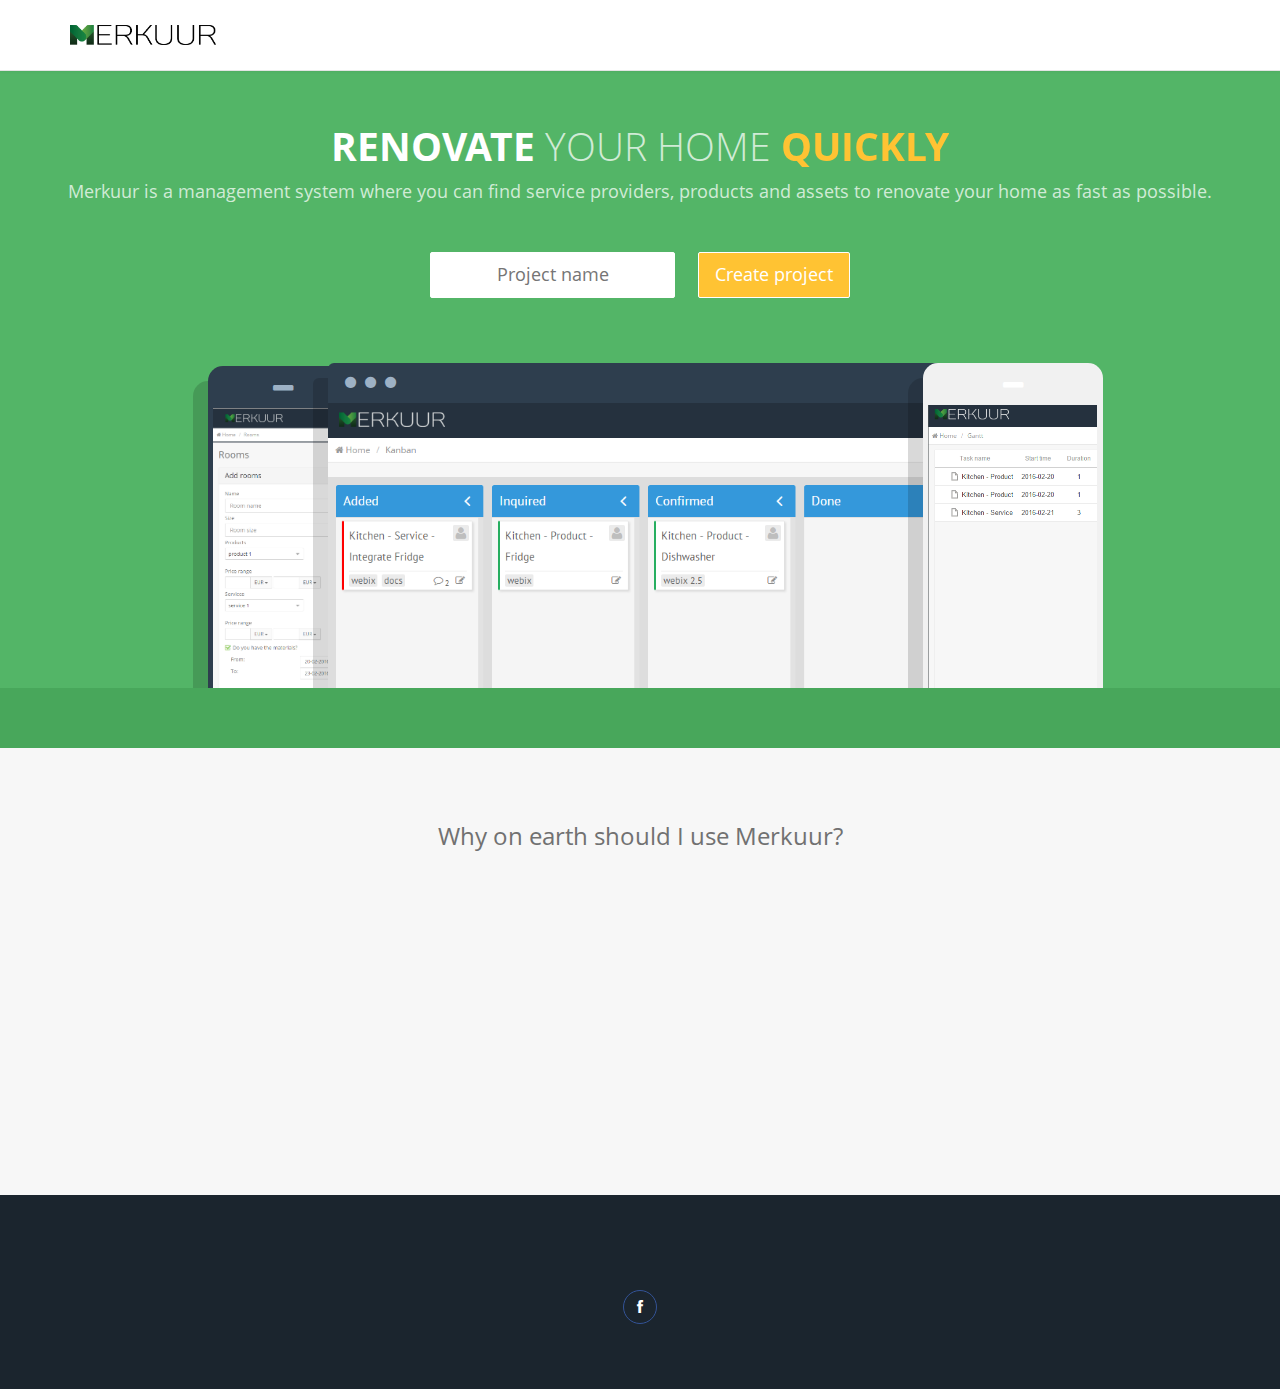
<file: index.html>
<!DOCTYPE html>
<html lang="en" class="">
<head>
  <meta charset="utf-8" />
  <title>Merkuur | Web Application</title>
  <meta name="description" content="app, web app, responsive, admin dashboard, admin, flat, flat ui, ui kit, off screen nav" />
  <meta name="viewport" content="width=device-width, initial-scale=1, maximum-scale=1" />
  <link rel="stylesheet" href="css/bootstrap.css" type="text/css" />
  <link rel="stylesheet" href="css/animate.css" type="text/css" />
  <link rel="stylesheet" href="css/font-awesome.min.css" type="text/css" />
  <link rel="stylesheet" href="css/font.css" type="text/css" />
  <link rel="stylesheet" href="css/landing.css" type="text/css" />
  <link rel="stylesheet" href="css/app.css" type="text/css" />
  <!--[if lt IE 9]>
  <script src="js/ie/html5shiv.js"></script>
  <script src="js/ie/respond.min.js"></script>
  <script src="js/ie/excanvas.js"></script>
  <![endif]-->
</head>
<body>

<!-- header -->
<header id="header" class="navbar navbar-fixed-top bg-white box-shadow b-b b-light"  data-spy="affix" data-offset-top="1">
  <div class="container">
    <div class="navbar-header">
      <a href="#" class="navbar-brand"><img src="images/logo.png" class="m-r-sm"><span class="text-muted"></span></a>
      <button class="btn btn-link visible-xs" type="button" data-toggle="collapse" data-target=".navbar-collapse">
        <i class="fa fa-bars"></i>
      </button>
    </div>

  </div>
</header>
<!-- / header -->
<section id="content">
  <div class="bg-primary dk">
    <div class="text-center wrapper">
      <div class="m-t-xl m-b-xl">
        <div class="text-uc h1 font-bold inline">
          <div class="pull-left m-r-sm text-white">Renovate <span class="font-thin text-muted">your home</span></div>
          <div class="carousel slide carousel-fade inline auto text-left pull-left pull-none-xs" data-interval="2000">
            <div class="carousel-inner">
              <div class="item active text-warning">
                Quickly
              </div>
              <div class="item text-dark">
                Efficently
              </div>
              <div class="item">
                Easily
              </div>
            </div>
          </div>
        </div>
        <div class="h4 text-muted m-t-sm">Merkuur is a management system where you can find service providers, products and assets to renovate your home as fast as possible.</div>
      </div>
      <p class="text-center m-b-xl">
		  <input type="text" class="btn btn-lg b-white m-sm" placeholder="Project name">
		  <a href="2.rooms.html" class="btn btn-lg btn-warning b-white m-sm">Create project</a>
      </p>
    </div>
    <div class="padder">
      <div class="hbox">
        <aside class="col-md-3 v-bottom text-right">
          <div class="hidden-sm hidden-xs">
            <section class="panel bg-dark inline m-b-n-lg m-r-n-lg aside-sm no-border device phone animated fadeInLeftBig">
              <header class="panel-heading text-center">
                <i class="fa fa-minus fa-2x m-b-n-xs block"></i>
              </header>
              <div>
                <div class="m-l-xs m-r-xs">
                  <img src="images/phone-2.png" class="img-full" >
                </div>
              </div>
            </section>
          </div>
        </aside>
        <aside class="col-sm-10 col-md-6">
          <section class="panel bg-dark m-b-n-lg no-border device animated fadeInUp">
            <header class="panel-heading text-left">
              <i class="fa fa-circle fa-fw"></i>
              <i class="fa fa-circle fa-fw"></i>
              <i class="fa fa-circle fa-fw"></i>
            </header>
            <img src="images/main.png" class="img-full" style="width: 100%;" >
          </section>
        </aside>
        <aside class="col-md-3 v-bottom">
          <div class="hidden-sm hidden-xs">
            <section class="panel bg-light m-b-n-lg m-l-n-lg aside no-border device phone animated fadeInRightBig">
              <header class="panel-heading text-center">
                <i class="fa fa-minus fa-2x text-white m-b-n-xs block"></i>
              </header>
              <div class="">
                <div class="m-l-xs m-r-xs">
                  <img src="images/phone-1.png" class="img-full" >
                </div>
              </div>
            </section>
          </div>
        </aside>
      </div>
    </div>
    <div class="dker pos-rlt">
      <div class="container wrapper">
        <div class="m-t-lg m-b-lg text-center">
        </div>
      </div>
    </div>
  </div>
  <div id="about">
    <div class="container">
      <div class="m-t-xl m-b-xl text-center wrapper">
        <h3>Why on earth should I use Merkuur?</h3>
      </div>
      <div class="row m-t-xl m-b-xl text-center">
        <div class="col-sm-6" data-ride="animated" data-animation="fadeInLeft" data-delay="300">
          <p class="h3 m-b-lg">
            <i class="fa fa-clock-o fa-3x text-info"></i>
          </p>
          <div class="">
            <h4 class="m-t-none" style="font-size: 25px;">For customers</h4>
            <p class="text-muted m-t-lg" style="font-size: 25px;">It's fast. Renovation is no longer an issue that takes a lot of time.</p>
          </div>
        </div>
        <div class="col-sm-6" data-ride="animated" data-animation="fadeInLeft" data-delay="600">
          <p class="h3 m-b-lg">
            <i class="fa fa-briefcase fa-3x text-info"></i>
          </p>
          <div class="">
            <h4 class="m-t-none" style="font-size: 25px;">For providers</h4>
            <p class="text-muted m-t-lg" style="font-size: 25px;">New customers. Finding the customers have never been that simple.</p>
          </div>
        </div>

      </div>

    </div>
  </div>

</section>

<!-- footer -->
<footer id="footer">
  <div class="bg-dark dker wrapper">
    <div class="container text-center m-t-lg">
      <div class="m-t-xl m-b-xl">
        <p>
          <a href="https://www.facebook.com/OfficialMerkuur/" target="_blank" class="btn btn-icon btn-rounded btn-facebook bg-empty m-sm"><i class="fa fa-facebook"></i></a>
        </p>
        <p>
        </p>
      </div>
    </div>
  </div>
</footer>
<!-- / footer -->  <script src="js/jquery.min.js"></script>
<!-- Bootstrap -->
<script src="js/bootstrap.js"></script>
<!-- App -->
<script src="js/app.js"></script>
<script src="js/app.plugin.js"></script>
<script src="js/slimscroll/jquery.slimscroll.min.js"></script>

<script src="js/appear/jquery.appear.js"></script>
<script src="js/scroll/smoothscroll.js"></script>
<script src="js/landing.js"></script>

</body>
</html>
</file>
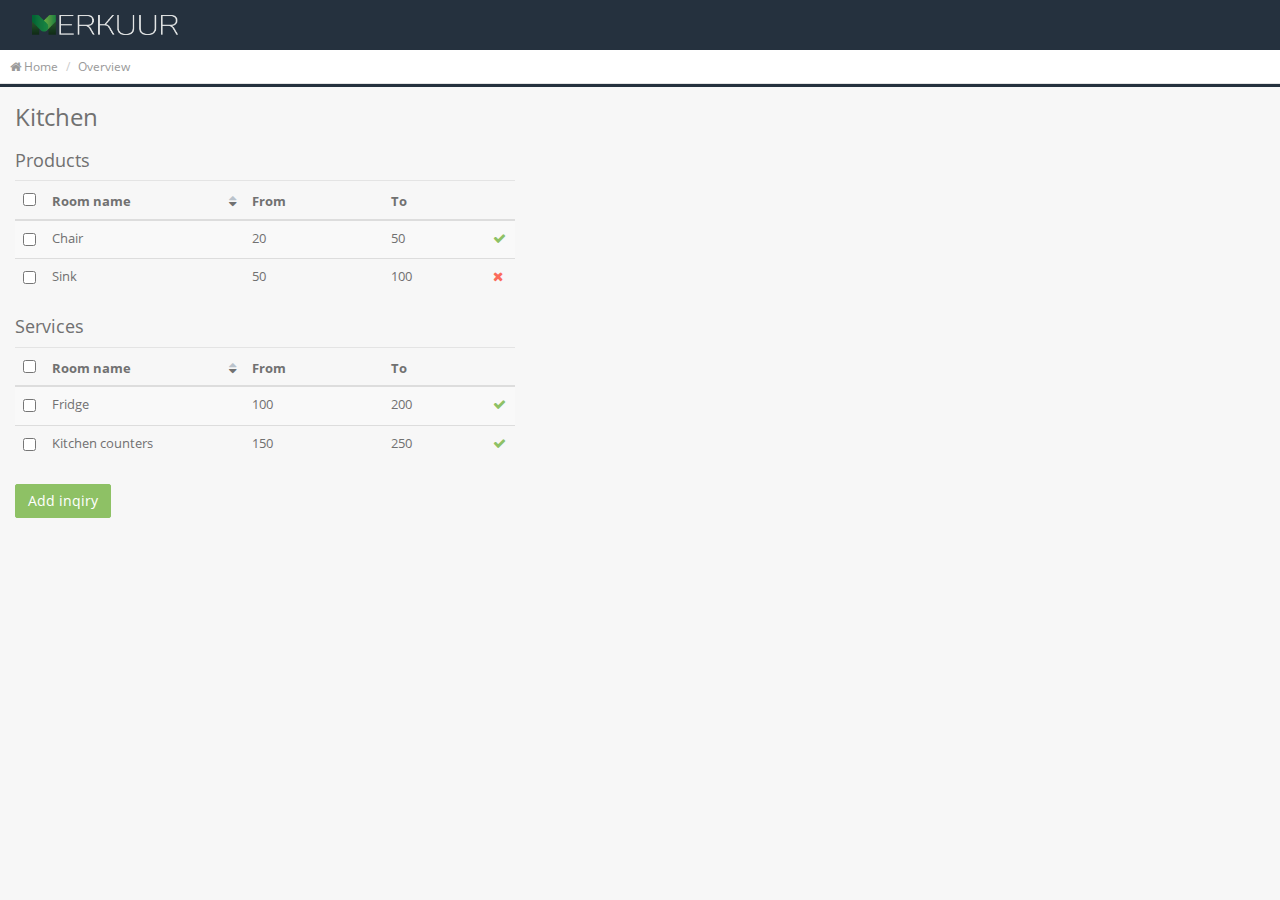
<file: 3.overview.html>
<!DOCTYPE html>
<html lang="en" class="app">
<head>
	<meta charset="utf-8"/>
	<title>Merkuur | Web Application</title>
	<meta name="description"
		  content="app, web app, responsive, admin dashboard, admin, flat, flat ui, ui kit, off screen nav"/>
	<meta name="viewport" content="width=device-width, initial-scale=1, maximum-scale=1"/>
	<link rel="stylesheet" href="css/bootstrap.css" type="text/css"/>
	<link rel="stylesheet" href="css/animate.css" type="text/css"/>
	<link rel="stylesheet" href="css/font-awesome.min.css" type="text/css"/>
	<link rel="stylesheet" href="css/font.css" type="text/css"/>
	<link rel="stylesheet" href="js/select2/select2.css" type="text/css"/>
	<link rel="stylesheet" href="js/select2/theme.css" type="text/css"/>
	<link rel="stylesheet" href="js/fuelux/fuelux.css" type="text/css"/>
	<link rel="stylesheet" href="js/datepicker/datepicker.css" type="text/css"/>
	<link rel="stylesheet" href="js/slider/slider.css" type="text/css"/>
	<link rel="stylesheet" href="css/app.css" type="text/css"/>
	<!--[if lt IE 9]>
	<script src="js/ie/html5shiv.js"></script>
	<script src="js/ie/respond.min.js"></script>
	<script src="js/ie/excanvas.js"></script>
	<![endif]-->
</head>
<body>
<section class="vbox">
	<header class="bg-dark dk header navbar navbar-fixed-top-xs">
		<div class="navbar-header aside-md">
			<a class="btn btn-link visible-xs" data-toggle="class:nav-off-screen,open" data-target="#nav,html">
				<i class="fa fa-bars"></i>
			</a>
			<a href="#" class="navbar-brand"><img src="images/logo_light.png" class="m-r-sm">Merkuur</a>
			<a class="btn btn-link visible-xs" data-toggle="dropdown" data-target=".nav-user">
				<i class="fa fa-cog"></i>
			</a>
		</div>

	</header>
	<section>
		<section class="hbox stretch">
			<section id="content">
				<section class="vbox">
					<section class="scrollable padder">
						<ul class="breadcrumb no-border no-radius b-b b-light pull-in">
							<li><a href="index.html"><i class="fa fa-home"></i> Home</a></li>
							<li class="active">Overview</li>
						</ul>
						<div class="m-b-md">
							<h3 class="m-b-none">Kitchen</h3>

							<!--<label class="m-t-xs">Products</label>-->

							<h4 class="m-t-md">Products</h4>
							<div class="table-responsive">
								<table class="table table-striped b-t b-light" style="max-width: 500px;">
									<thead>
									<tr>
										<th width="20"><input type="checkbox"></th>
										<th width="200" class="th-sortable" data-toggle="class">Room name
                          <span class="th-sort">
                            <i class="fa fa-sort-down text"></i>
                            <i class="fa fa-sort-up text-active"></i>
                            <i class="fa fa-sort"></i>
                          </span>
										</th>
										<th>From</th>
										<th>To</th>
										<th width="30"></th>
									</tr>
									</thead>
									<tbody>
									<tr>
										<td><input type="checkbox" name="post[]" value="2"></td>
										<td>Chair</td>
										<td>20</td>
										<td>50</td>
										<td>
											<a href="#" class="active" data-toggle="class"><i
													class="fa fa-check text-success text-active"></i><i
													class="fa fa-times text-danger text"></i></a>
										</td>
									</tr>
									<tr>
										<td><input type="checkbox" name="post[]" value="3"></td>
										<td>Sink</td>
										<td>50</td>
										<td>100</td>
										<td>
											<a href="#" data-toggle="class"><i
													class="fa fa-check text-success text-active"></i><i
													class="fa fa-times text-danger text"></i></a>
										</td>
									</tr>

									</tbody>
								</table>
							</div>
							<h4 class="m-t-md">Services</h4>
							<div class="table-responsive">
								<table class="table table-striped b-t b-light" style="max-width: 500px;">
									<thead>
									<tr>
										<th width="20"><input type="checkbox"></th>
										<th width="200" class="th-sortable" data-toggle="class">Room name
                          <span class="th-sort">
                            <i class="fa fa-sort-down text"></i>
                            <i class="fa fa-sort-up text-active"></i>
                            <i class="fa fa-sort"></i>
                          </span>
										</th>
										<th>From</th>
										<th>To</th>
										<th width="30"></th>
									</tr>
									</thead>
									<tbody>

									<tr>
										<td><input type="checkbox" name="post[]" value="4"></td>
										<td>Fridge</td>
										<td>100</td>
										<td>200</td>
										<td>
											<a href="#" class="active" data-toggle="class"><i
													class="fa fa-check text-success text-active"></i><i
													class="fa fa-times text-danger text"></i></a>
										</td>
									</tr>
									<tr>
										<td><input type="checkbox" name="post[]" value="4"></td>
										<td>Kitchen counters</td>
										<td>150</td>
										<td>250</td>
										<td>
											<a href="#" class="active" data-toggle="class"><i
													class="fa fa-check text-success text-active"></i><i
													class="fa fa-times text-danger text"></i></a>
										</td>
									</tr>
									</tbody>
								</table>
								<!--<footer class="panel-footer text-right">
									<a href="3.overview.html" class="btn btn-success btn-s-xs">
										Start building
									</a>
								</footer>-->
								<a href="4.inquiry.html">
									<button type="submit" class="btn btn-success btn-s-xs">Add inqiry</button>
								</a>
							</div>
						</div>

					</section>
				</section>
				<a href="#" class="hide nav-off-screen-block" data-toggle="class:nav-off-screen" data-target="#nav"></a>
			</section>
			<aside class="bg-light lter b-l aside-md hide" id="notes">
				<div class="wrapper">Notification</div>
			</aside>
		</section>
	</section>
</section>
<script src="js/jquery.min.js"></script>
<!-- Bootstrap -->
<script src="js/bootstrap.js"></script>
<!-- App -->
<script src="js/app.js"></script>
<script src="js/app.plugin.js"></script>
<script src="js/slimscroll/jquery.slimscroll.min.js"></script>
<div class="modal fade" id="modal-form">
	<div class="modal-dialog">
		<div class="modal-content">
			<div class="modal-body">
				<div class="row">
					<div class="col-sm-6 b-r">
						<h3 class="m-t-none m-b">Sign in</h3>
						<p>Sign in to meet your friends.</p>
						<form role="form">
							<div class="form-group">
								<label>Email</label>
								<input type="email" class="form-control" placeholder="Enter email">
							</div>
							<div class="form-group">
								<label>Password</label>
								<input type="password" class="form-control" placeholder="Password">
							</div>
							<div class="checkbox m-t-lg">
								<button type="submit" class="btn btn-sm btn-success pull-right text-uc m-t-n-xs">
									<strong>Log in</strong></button>
								<label>
									<input type="checkbox"> Remember me
								</label>
							</div>
						</form>
					</div>
					<div class="col-sm-6">
						<h4>Not a member?</h4>
						<p>You can create an account <a href="#" class="text-info">here</a></p>
						<p>OR</p>
						<a href="#" class="btn btn-facebook btn-block m-b-sm"><i class="fa fa-facebook pull-left"></i>Sign
							in with Facebook</a>
						<a href="#" class="btn btn-twitter btn-block m-b-sm"><i class="fa fa-twitter pull-left"></i>Sign
							in with Twitter</a>
						<a href="#" class="btn btn-gplus btn-block"><i class="fa fa-google-plus pull-left"></i>Sign in
							with Google+</a>
					</div>
				</div>
			</div>
		</div><!-- /.modal-content -->
	</div><!-- /.modal-dialog -->
</div>
<!-- fuelux -->
<script src="js/fuelux/fuelux.js"></script>
<!-- datepicker -->
<script src="js/datepicker/bootstrap-datepicker.js"></script>
<!-- slider -->
<script src="js/slider/bootstrap-slider.js"></script>
<!-- file input -->
<script src="js/file-input/bootstrap-filestyle.min.js"></script>
<!-- combodate -->
<script src="js/libs/moment.min.js"></script>
<script src="js/combodate/combodate.js"></script>
<!-- select2 -->
<script src="js/select2/select2.min.js"></script>
<!-- wysiwyg -->
<script src="js/wysiwyg/jquery.hotkeys.js"></script>
<script src="js/wysiwyg/bootstrap-wysiwyg.js"></script>
<script src="js/wysiwyg/demo.js"></script>
<!-- markdown -->
<script src="js/markdown/epiceditor.min.js"></script>
<script src="js/markdown/demo.js"></script>

</body>
</html>
</file>
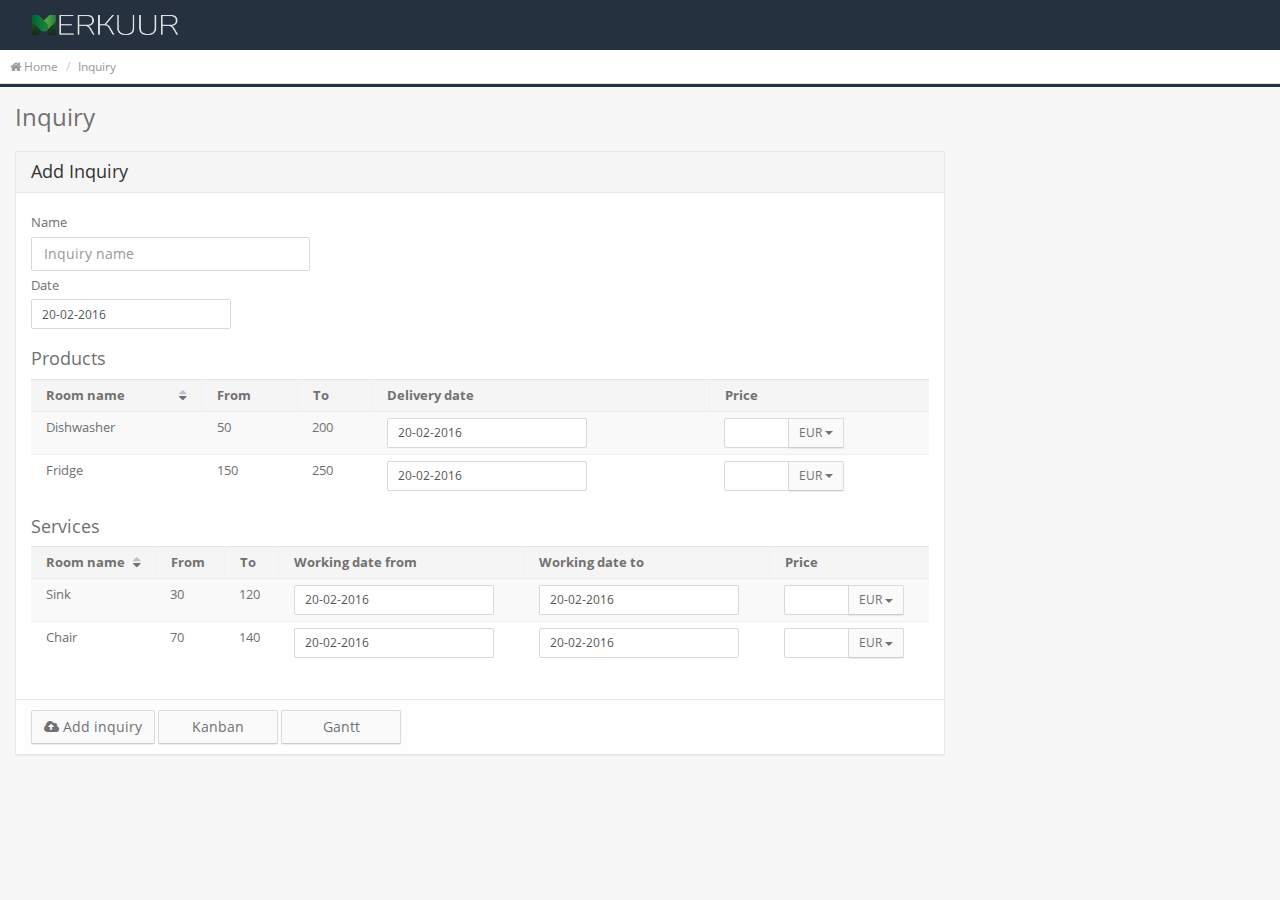
<file: 4.inquiry.html>
<!DOCTYPE html>
<html lang="en" class="app">
<head>
	<meta charset="utf-8"/>
	<title>Merkuur | Web Application</title>
	<meta name="description"
		  content="app, web app, responsive, admin dashboard, admin, flat, flat ui, ui kit, off screen nav"/>
	<meta name="viewport" content="width=device-width, initial-scale=1, maximum-scale=1"/>
	<link rel="stylesheet" href="css/bootstrap.css" type="text/css"/>
	<link rel="stylesheet" href="css/animate.css" type="text/css"/>
	<link rel="stylesheet" href="css/font-awesome.min.css" type="text/css"/>
	<link rel="stylesheet" href="css/font.css" type="text/css"/>
	<link rel="stylesheet" href="js/select2/select2.css" type="text/css"/>
	<link rel="stylesheet" href="js/select2/theme.css" type="text/css"/>
	<link rel="stylesheet" href="js/fuelux/fuelux.css" type="text/css"/>
	<link rel="stylesheet" href="js/datepicker/datepicker.css" type="text/css"/>
	<link rel="stylesheet" href="js/slider/slider.css" type="text/css"/>
	<link rel="stylesheet" href="css/app.css" type="text/css"/>
	<!--[if lt IE 9]>
	<script src="js/ie/html5shiv.js"></script>
	<script src="js/ie/respond.min.js"></script>
	<script src="js/ie/excanvas.js"></script>
	<![endif]-->
</head>
<body>
<section class="vbox">
	<header class="bg-dark dk header navbar navbar-fixed-top-xs">
		<div class="navbar-header aside-md">
			<a class="btn btn-link visible-xs" data-toggle="class:nav-off-screen,open" data-target="#nav,html">
				<i class="fa fa-bars"></i>
			</a>
			<a href="#" class="navbar-brand"><img src="images/logo_light.png" class="m-r-sm">Merkuur</a>
			<a class="btn btn-link visible-xs" data-toggle="dropdown" data-target=".nav-user">
				<i class="fa fa-cog"></i>
			</a>
		</div>
	</header>
	<section>
		<section class="hbox stretch">
			<section id="content">
				<section class="vbox">
					<section class="scrollable padder">
						<ul class="breadcrumb no-border no-radius b-b b-light pull-in">
							<li><a href="index.html"><i class="fa fa-home"></i> Home</a></li>
							<li class="active">Inquiry</li>
						</ul>
						<div class="m-b-md">
							<h3 class="m-b-none">Inquiry</h3>
						</div>
						<div class="row">
							<div class="col-sm-9">
								<form data-validate="parsley">
									<section class="panel panel-default">
										<header class="panel-heading">
											<span class="h4">Add Inquiry</span>
										</header>
										<div class="panel-body">
											<div class="form-group pull-in clearfix">
												<div class="col-sm-4">
													<label class="m-t-xs">Name</label>
													<input type="text" class="form-control" placeholder="Inquiry name"
														   data-required="true">
												</div>
												<div class="form-group">
													<div class="col-sm-10">
														<label class="m-t-xs">Date</label>
														<input class="input-sm input-s datepicker-input form-control" size="16" type="text" value="20-02-2016" data-date-format="dd-mm-yyyy">
													</div>
												</div>

											</div>

											<h4 class="m-t-md">Products</h4>
											<div class="table-responsive">
												<table class="table table-striped b-t b-light" >
													<thead>
													<tr>
														<th width="" class="th-sortable" data-toggle="class">Room name
                          <span class="th-sort">
                            <i class="fa fa-sort-down text"></i>
                            <i class="fa fa-sort-up text-active"></i>
                            <i class="fa fa-sort"></i>
                          </span>
														</th>
														<th>From</th>
														<th>To</th>
														<th>Delivery date</th>
														<th>Price</th>
													</tr>
													</thead>
													<tbody>
													<tr>
														<td>Dishwasher</td>
														<td>50</td>
														<td>200</td>
														<td><input class="input-sm input-s datepicker-input form-control" size="16" type="text" value="20-02-2016" data-date-format="dd-mm-yyyy"></td>
														<td>
															<div class="inline v-middle">
																<div class="input-group input-s-sm">
																	<input type="text" id="product-price-from"
																		   class="input-sm form-control">
																	<div class="input-group-btn">
																		<button class="btn btn-default btn-sm dropdown-toggle"
																				data-toggle="dropdown">
																			<span class="dropdown-label">EUR</span>
																			<span class="caret"></span>
																		</button>
																		<ul class="dropdown-menu dropdown-select pull-right">
																			<li class="active">
																				<a href="#"><input type="radio" value="EUR"
																								   name="pay_unit" checked="">EUR</a>
																			</li>
																			<li>
																				<a href="#"><input type="radio" value="GBP"
																								   name="pay_unit">GBP</a>
																			</li>
																		</ul>
																	</div>
																</div>
															</div>
														</td>
													</tr>
													<tr>
														<td>Fridge</td>
														<td>150</td>
														<td>250</td>
														<td><input class="input-sm input-s datepicker-input form-control" size="16" type="text" value="20-02-2016" data-date-format="dd-mm-yyyy"></td>
														<td>
															<div class="inline v-middle">
																<div class="input-group input-s-sm">
																	<input type="text" id="product-price-from"
																		   class="input-sm form-control">
																	<div class="input-group-btn">
																		<button class="btn btn-default btn-sm dropdown-toggle"
																				data-toggle="dropdown">
																			<span class="dropdown-label">EUR</span>
																			<span class="caret"></span>
																		</button>
																		<ul class="dropdown-menu dropdown-select pull-right">
																			<li class="active">
																				<a href="#"><input type="radio" value="EUR"
																								   name="pay_unit" checked="">EUR</a>
																			</li>
																			<li>
																				<a href="#"><input type="radio" value="GBP"
																								   name="pay_unit">GBP</a>
																			</li>
																		</ul>
																	</div>
																</div>
															</div>
														</td>
													</tr>
													</tbody>
												</table>
											</div>
											<h4 class="m-t-md">Services</h4>
											<div class="table-responsive">
												<table class="table table-striped b-t b-light">
													<thead>
													<tr>
														<th width="" class="th-sortable" data-toggle="class">Room name
                          <span class="th-sort">
                            <i class="fa fa-sort-down text"></i>
                            <i class="fa fa-sort-up text-active"></i>
                            <i class="fa fa-sort"></i>
                          </span>
														</th>
														<th>From</th>
														<th>To</th>
														<th>Working date from</th>
														<th>Working date to</th>
														<th>Price</th>
													</tr>
													</thead>
													<tbody>
													<tr>
														<td>Sink</td>
														<td>30</td>
														<td>120</td>
														<td><input class="input-sm input-s datepicker-input form-control" size="16" type="text" value="20-02-2016" data-date-format="dd-mm-yyyy"></td>
														<td><input class="input-sm input-s datepicker-input form-control" size="16" type="text" value="20-02-2016" data-date-format="dd-mm-yyyy"></td>
														<td>
															<div class="inline v-middle">
																<div class="input-group input-s-sm">
																	<input type="text" id="product-price-from"
																		   class="input-sm form-control">
																	<div class="input-group-btn">
																		<button class="btn btn-default btn-sm dropdown-toggle"
																				data-toggle="dropdown">
																			<span class="dropdown-label">EUR</span>
																			<span class="caret"></span>
																		</button>
																		<ul class="dropdown-menu dropdown-select pull-right">
																			<li class="active">
																				<a href="#"><input type="radio" value="EUR"
																								   name="pay_unit" checked="">EUR</a>
																			</li>
																			<li>
																				<a href="#"><input type="radio" value="GBP"
																								   name="pay_unit">GBP</a>
																			</li>
																		</ul>
																	</div>
																</div>
															</div>
														</td>
													</tr>
													<tr>
														<td>Chair</td>
														<td>70</td>
														<td>140</td>
														<td><input class="input-sm input-s datepicker-input form-control" size="16" type="text" value="20-02-2016" data-date-format="dd-mm-yyyy"></td>
														<td><input class="input-sm input-s datepicker-input form-control" size="16" type="text" value="20-02-2016" data-date-format="dd-mm-yyyy"></td>
														<td>
															<div class="inline v-middle">
																<div class="input-group input-s-sm">
																	<input type="text" id="product-price-from"
																		   class="input-sm form-control">
																	<div class="input-group-btn">
																		<button class="btn btn-default btn-sm dropdown-toggle"
																				data-toggle="dropdown">
																			<span class="dropdown-label">EUR</span>
																			<span class="caret"></span>
																		</button>
																		<ul class="dropdown-menu dropdown-select pull-right">
																			<li class="active">
																				<a href="#"><input type="radio" value="EUR"
																								   name="pay_unit" checked="">EUR</a>
																			</li>
																			<li>
																				<a href="#"><input type="radio" value="GBP"
																								   name="pay_unit">GBP</a>
																			</li>
																		</ul>
																	</div>
																</div>
															</div>
														</td>
													</tr>
													</tbody>
												</table>
											</div>
										</div>
										<footer class="panel-footer text-left bg-light lter">
											<button class="btn btn-default" id="btn-1" href="#btn-1" data-toggle="class:btn-success">
												<i class="fa fa-cloud-upload text"></i>
												<span class="text">Add inquiry</span>
												<i class="fa fa-check text-active"></i>
												<span class="text-active">Success</span>
											</button>


											<a href="5.kanban.html" class="btn btn-s-md btn-default">Kanban</a>
											<a href="6.gantt.html" class="btn btn-s-md btn-default">Gantt</a>

										</footer>
									</section>
								</form>

							</div>
						</div>

					</section>
				</section>
				<a href="#" class="hide nav-off-screen-block" data-toggle="class:nav-off-screen" data-target="#nav"></a>
			</section>
			<aside class="bg-light lter b-l aside-md hide" id="notes">
				<div class="wrapper">Notification</div>
			</aside>
		</section>
	</section>
</section>
<script src="js/jquery.min.js"></script>
<!-- Bootstrap -->
<script src="js/bootstrap.js"></script>
<!-- App -->
<script src="js/app.js"></script>
<script src="js/app.plugin.js"></script>
<script src="js/slimscroll/jquery.slimscroll.min.js"></script>
<div class="modal fade" id="modal-form">
	<div class="modal-dialog">
		<div class="modal-content">
			<div class="modal-body">
				<div class="row">
					<div class="col-sm-6 b-r">
						<h3 class="m-t-none m-b">Sign in</h3>
						<p>Sign in to meet your friends.</p>
						<form role="form">
							<div class="form-group">
								<label>Email</label>
								<input type="email" class="form-control" placeholder="Enter email">
							</div>
							<div class="form-group">
								<label>Password</label>
								<input type="password" class="form-control" placeholder="Password">
							</div>
							<div class="checkbox m-t-lg">
								<button type="submit" class="btn btn-sm btn-success pull-right text-uc m-t-n-xs">
									<strong>Log in</strong></button>
								<label>
									<input type="checkbox"> Remember me
								</label>
							</div>
						</form>
					</div>
					<div class="col-sm-6">
						<h4>Not a member?</h4>
						<p>You can create an account <a href="#" class="text-info">here</a></p>
						<p>OR</p>
						<a href="#" class="btn btn-facebook btn-block m-b-sm"><i class="fa fa-facebook pull-left"></i>Sign
							in with Facebook</a>
						<a href="#" class="btn btn-twitter btn-block m-b-sm"><i class="fa fa-twitter pull-left"></i>Sign
							in with Twitter</a>
						<a href="#" class="btn btn-gplus btn-block"><i class="fa fa-google-plus pull-left"></i>Sign in
							with Google+</a>
					</div>
				</div>
			</div>
		</div><!-- /.modal-content -->
	</div><!-- /.modal-dialog -->
</div>
<!-- fuelux -->
<script src="js/fuelux/fuelux.js"></script>
<!-- datepicker -->
<script src="js/datepicker/bootstrap-datepicker.js"></script>
<!-- slider -->
<script src="js/slider/bootstrap-slider.js"></script>
<!-- file input -->
<script src="js/file-input/bootstrap-filestyle.min.js"></script>
<!-- combodate -->
<script src="js/libs/moment.min.js"></script>
<script src="js/combodate/combodate.js"></script>
<!-- select2 -->
<script src="js/select2/select2.min.js"></script>
<!-- wysiwyg -->
<script src="js/wysiwyg/jquery.hotkeys.js"></script>
<script src="js/wysiwyg/bootstrap-wysiwyg.js"></script>
<script src="js/wysiwyg/demo.js"></script>
<!-- markdown -->
<script src="js/markdown/epiceditor.min.js"></script>
<script src="js/markdown/demo.js"></script>

</body>
</html>
</file>
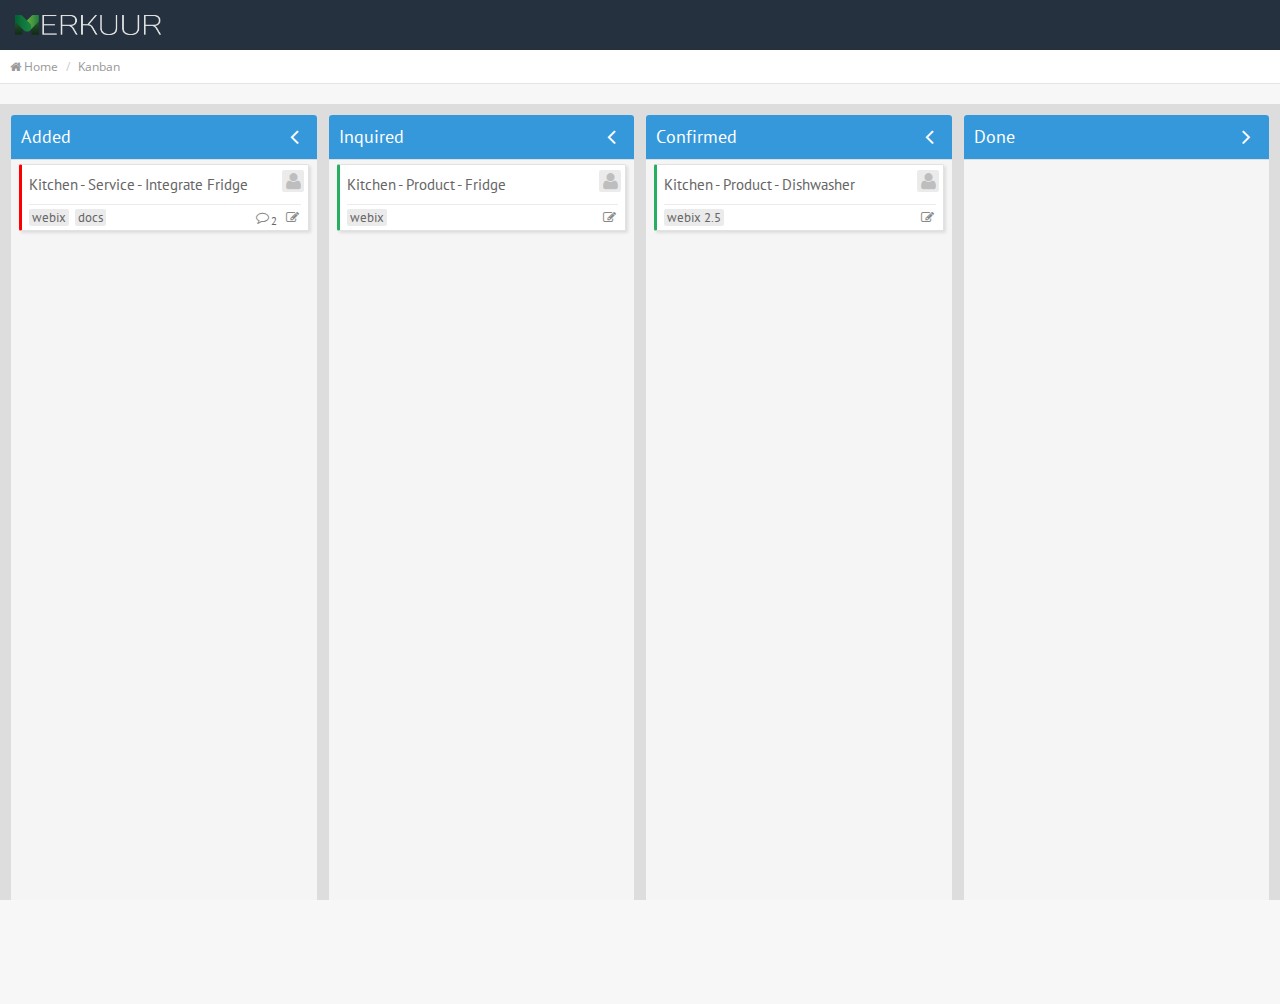
<file: 5.kanban.html>
<!doctype html>
<html>
<head>
  <title>Kanban | Merkuur | Web Application</title>
  <meta  name = "viewport" content = "initial-scale = 1.0, maximum-scale = 1.0, user-scalable = no">

  <script src="js/webix/webix.js" type="text/javascript"></script>
  <script src="js/webix/kanban/kanban.js" type="text/javascript"></script>

  <link rel="stylesheet" type="text/css" href="js/webix/webix.css">
  <link rel="stylesheet" type="text/css" href="js/webix/kanban/kanban.css">

  <script src="js/webix/common/data.js"></script>


	<link rel="stylesheet" href="css/bootstrap.css" type="text/css"/>
	<link rel="stylesheet" href="css/animate.css" type="text/css"/>
	<link rel="stylesheet" href="css/font-awesome.min.css" type="text/css"/>
	<link rel="stylesheet" href="css/font.css" type="text/css"/>
	<link rel="stylesheet" href="js/select2/select2.css" type="text/css"/>
	<link rel="stylesheet" href="js/select2/theme.css" type="text/css"/>
	<link rel="stylesheet" href="js/fuelux/fuelux.css" type="text/css"/>
	<link rel="stylesheet" href="js/datepicker/datepicker.css" type="text/css"/>
	<link rel="stylesheet" href="js/slider/slider.css" type="text/css"/>
	<link rel="stylesheet" href="css/app.css" type="text/css"/>

</head>
<body>




<section class="vbox" style="height: auto !important;">
	<header class="bg-dark dk header navbar navbar-fixed-top-xs">
		<div class="navbar-header aside-md">
			<a class="btn btn-link visible-xs" data-toggle="class:nav-off-screen,open" data-target="#nav,html">
				<i class="fa fa-bars"></i>
			</a>
			<a href="#" class="navbar-brand"><img src="images/logo_light.png" class="m-r-sm"></a>
			<a class="btn btn-link visible-xs" data-toggle="dropdown" data-target=".nav-user">
				<i class="fa fa-cog"></i>
			</a>
		</div>

	</header>
	<section>
		<section class="hbox stretch">
			<section id="content">
				<section class="vbox">
					<section class="scrollable padder">
						<ul class="breadcrumb no-border no-radius b-b b-light pull-in">
							<li><a href="index.html"><i class="fa fa-home"></i> Home</a></li>
							<li class="active">Kanban</li>
						</ul>
						<div class="m-b-md">
							<script type="text/javascript">

								webix.type(webix.ui.kanbanlist,{
									name: "iconsEdit",
									icons:[
										{
											id: "comments",
											tooltip: "Comments",
											icon:"comment-o",
											show: function(obj){ return !!obj.comments },
											template:"#comments.length#",
											click: function(e,id){
												webix.message("Comments for '"+this.getItem(id).text+"'");
											}
										},
										{
											id: "edit",
											icon:"edit",
											tooltip: "Edit Task",
											click: function(e,id){
												var item = $$("myBoard").getItem(id);
												$$("myWin").show();
												$$("myForm").setValues(item);
												$$("myForm").focus();
											}
										}
									]
								});

								webix.ui({
									view: "window",
									width: 400,
									height: 350,
									id: "myWin",
									position: "center",
									modal: true,
									head:{
										view: "toolbar",
										elements:[
											{ view: "label", label: "Task form"},
											{ view: "button", type:"iconButton", label: "Close", icon: "times", click:function(){$$("myWin").hide()}, width:90}
										]
									},
									body:{
										view: "form",
										id: "myForm",
										elementsConfig:{
											labelPosition: "top"
										},
										elements:[
											{ view: "text", label: "Title", name:"text"},
											{ view: "textarea", label: "Desription", name:"description", height: 90},
											{ view: "button",label:"Save", type: "form", inputWidth:120, align: "center",
												click:function(){
													$$("myWin").hide();
													var values = $$("myForm").getValues();
													var id = $$("myBoard").getSelectedId();
													var item = $$("myBoard").getItem(id);
													item.text = values.text;
													item.description = values.description;
													$$("myBoard").refresh(id);
												}}
										]
									}
								});


								webix.ready(function(){
									webix.ui({
										view:"kanban",
										id: "myBoard",
										type:"space",
										cols:[
											{ header:"Added",
												body:{ view:"kanbanlist", status:"new", type: "iconsEdit" }},
											{ header:"Inquired",
												body:{ view:"kanbanlist", status:"work", type: "iconsEdit"}
											},
											{ header:"Confirmed",
												body:{ view:"kanbanlist", status:"test", type: "iconsEdit" }},
											{ header:"Done",
												body:{ view:"kanbanlist", status:"done", type: "iconsEdit" }}
										],
										data:base_task_set
									});


								});
							</script>
						</div>

					</section>
				</section>
				<a href="#" class="hide nav-off-screen-block" data-toggle="class:nav-off-screen" data-target="#nav"></a>
			</section>
			<aside class="bg-light lter b-l aside-md hide" id="notes">
				<div class="wrapper">Notification</div>
			</aside>
		</section>
	</section>
</section>




</body>
</html>
</file>
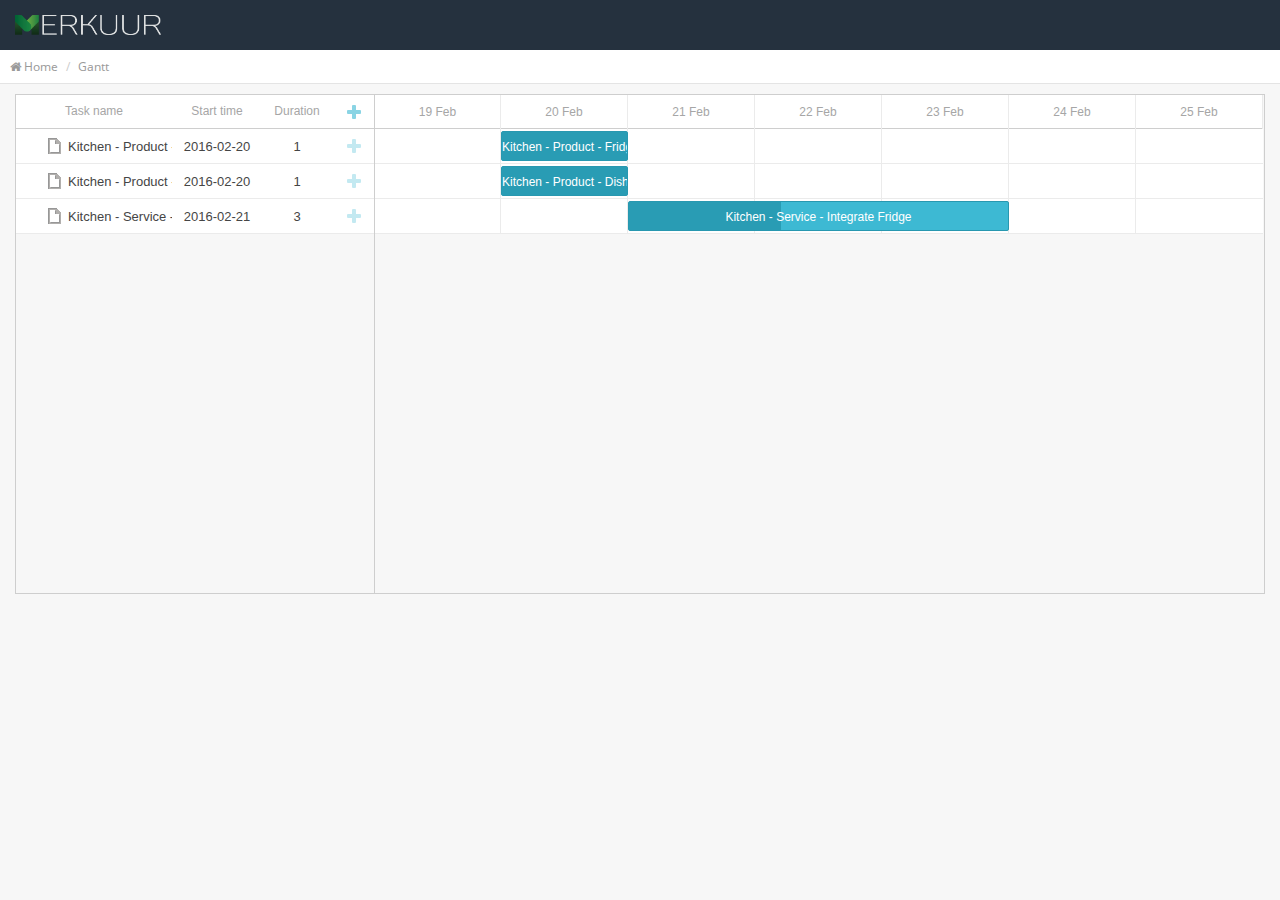
<file: 6.gantt.html>
<!DOCTYPE html>
<head>
    <meta http-equiv="Content-type" content="text/html; charset=utf-8">
    <title>Gantt | Web Application</title>
    <script src="js/gantt/codebase/dhtmlxgantt.js" type="text/javascript" charset="utf-8"></script>
    <link rel="stylesheet" href="js/gantt/codebase/dhtmlxgantt.css" type="text/css" media="screen" title="no title"
          charset="utf-8">

    <script type="text/javascript" src="js/gantt/common/testdata.js"></script>
    <style type="text/css">
        html, body {
            height: 100%;
            padding: 0px;
            margin: 0px;
            overflow: hidden;
        }
    </style>


    <link rel="stylesheet" href="css/bootstrap.css" type="text/css"/>
    <link rel="stylesheet" href="css/animate.css" type="text/css"/>
    <link rel="stylesheet" href="css/font-awesome.min.css" type="text/css"/>
    <link rel="stylesheet" href="css/font.css" type="text/css"/>
    <link rel="stylesheet" href="js/select2/select2.css" type="text/css"/>
    <link rel="stylesheet" href="js/select2/theme.css" type="text/css"/>
    <link rel="stylesheet" href="js/fuelux/fuelux.css" type="text/css"/>
    <link rel="stylesheet" href="js/datepicker/datepicker.css" type="text/css"/>
    <link rel="stylesheet" href="js/slider/slider.css" type="text/css"/>
    <link rel="stylesheet" href="css/app.css" type="text/css"/>
</head>
<body>

<section class="vbox">
    <header class="bg-dark dk header navbar navbar-fixed-top-xs">
        <div class="navbar-header aside-md">
            <a class="btn btn-link visible-xs" data-toggle="class:nav-off-screen,open" data-target="#nav,html">
                <i class="fa fa-bars"></i>
            </a>
			<a href="#" class="navbar-brand"><img src="images/logo_light.png" class="m-r-sm"></a>
            <a class="btn btn-link visible-xs" data-toggle="dropdown" data-target=".nav-user">
                <i class="fa fa-cog"></i>
            </a>
        </div>

    </header>
    <section>
        <section class="hbox stretch">
            <section id="content">
                <section class="vbox">
                    <section class="scrollable padder">
                        <ul class="breadcrumb no-border no-radius b-b b-light pull-in">
                            <li><a href="index.html"><i class="fa fa-home"></i> Home</a></li>
                            <li class="active">Gantt</li>
                        </ul>
                        <div class="m-b-md">

                            <div id="gantt_here" style='width:100%; height:500px;'></div>
                            <script type="text/javascript">
                                gantt.init("gantt_here");
                                gantt.parse(demo_tasks);

                                gantt.attachEvent("onLinkClick", function (id) {
                                    var link = this.getLink(id),
                                            src = this.getTask(link.source),
                                            trg = this.getTask(link.target),
                                            types = this.config.links;

                                    var first = "", second = "";
                                    switch (link.type) {
                                        case types.finish_to_start:
                                            first = "finish";
                                            second = "start";
                                            break;
                                        case types.start_to_start:
                                            first = "start";
                                            second = "start";
                                            break;
                                        case types.finish_to_finish:
                                            first = "finish";
                                            second = "finish";
                                            break;
                                    }

                                    gantt.message("Must " + first + " <b>" + src.text + "</b> to " + second + " <b>" + trg.text + "</b>");
                                });

                            </script>
                        </div>

                    </section>
                </section>
                <a href="#" class="hide nav-off-screen-block" data-toggle="class:nav-off-screen" data-target="#nav"></a>
            </section>
            <aside class="bg-light lter b-l aside-md hide" id="notes">
                <div class="wrapper">Notification</div>
            </aside>
        </section>
    </section>
</section>


</body>
</html>
</file>
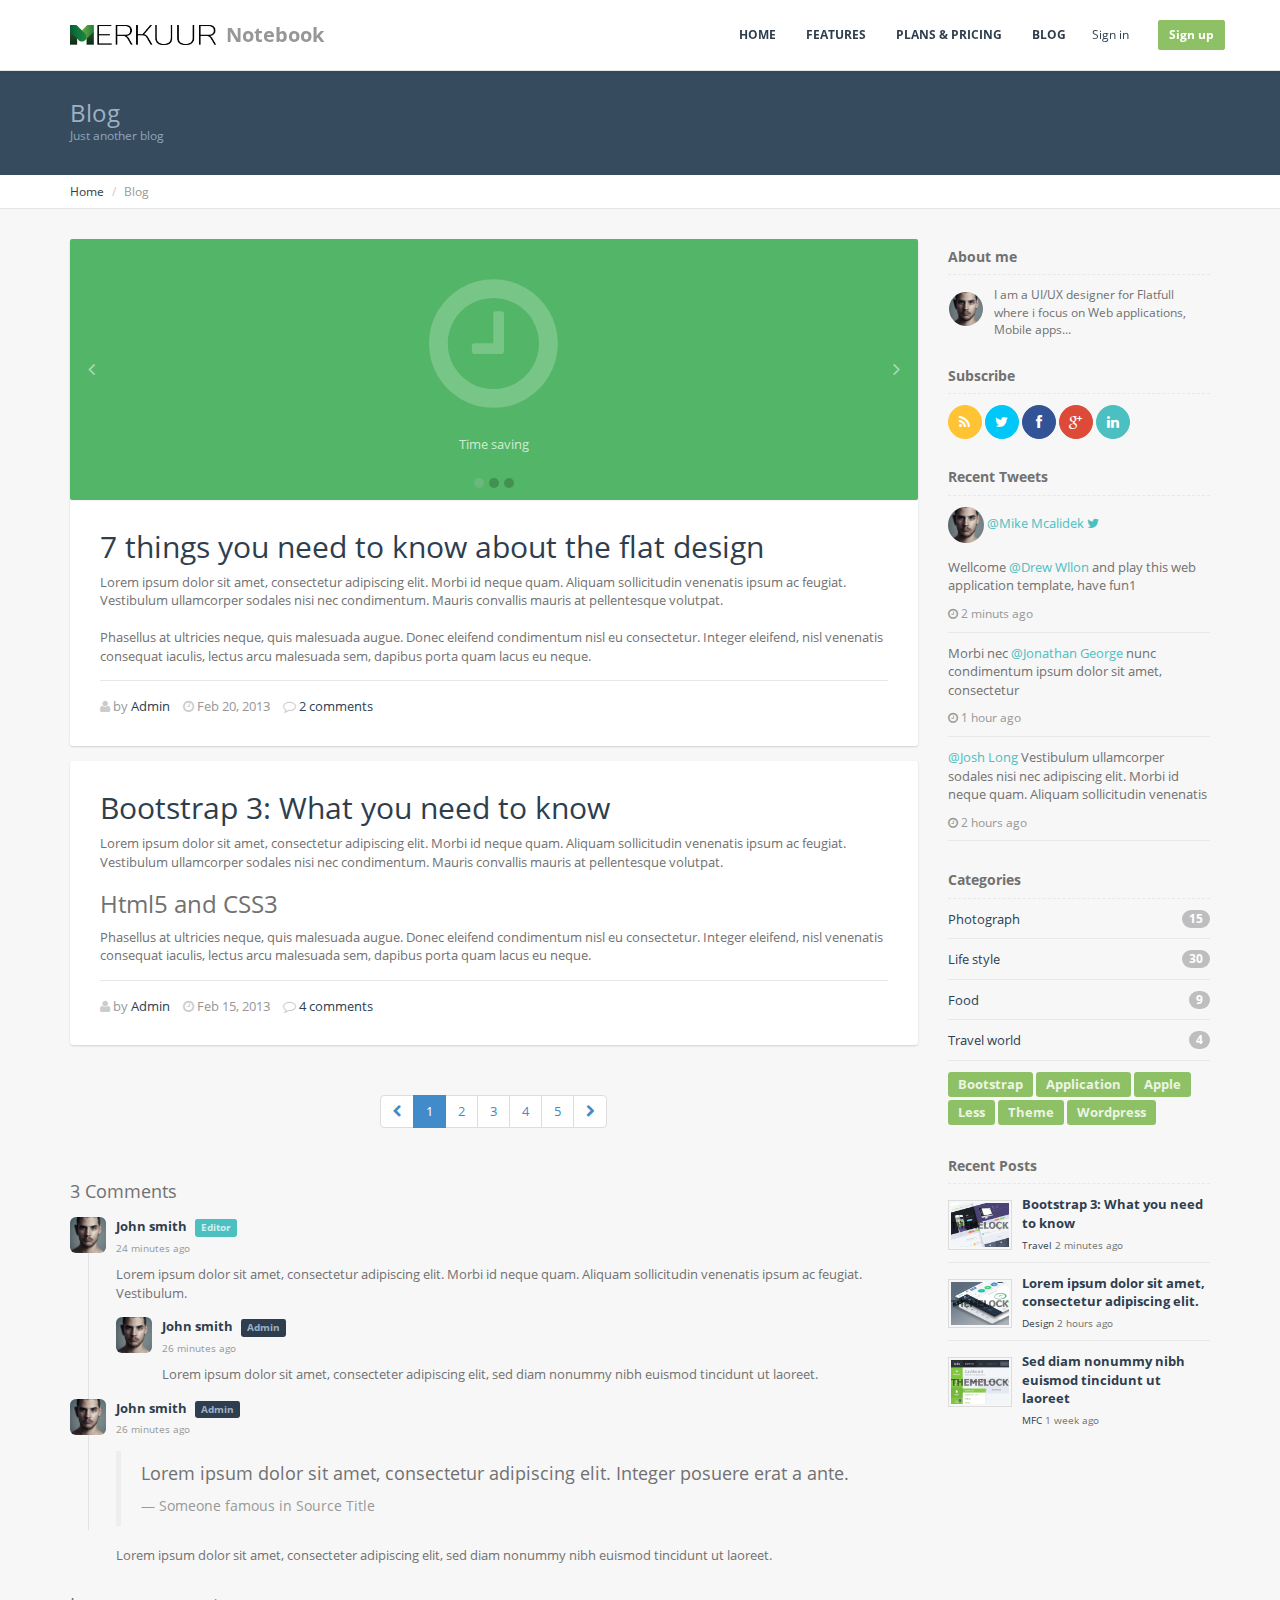
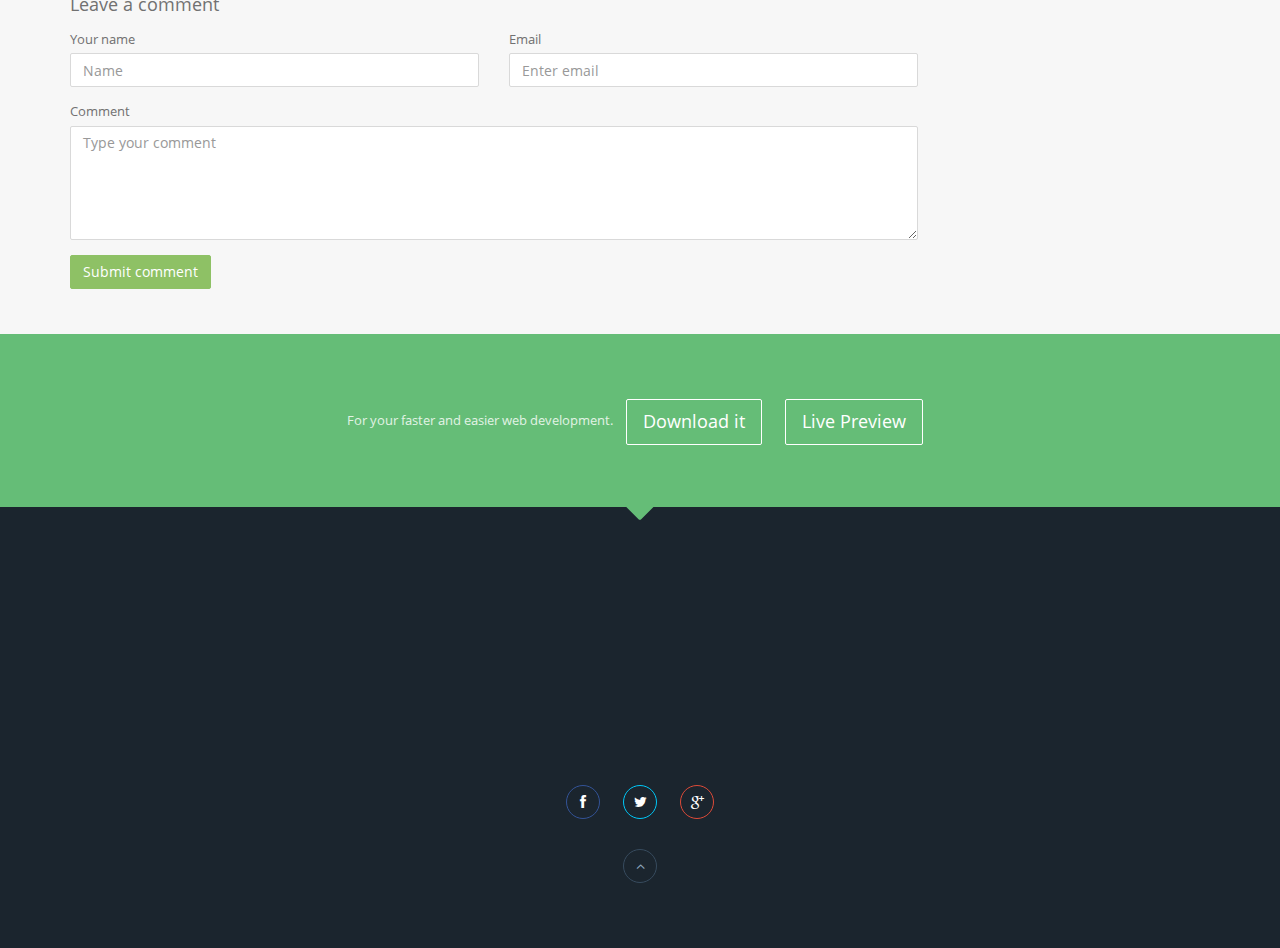
<file: blog.html>
<!DOCTYPE html>
<html lang="en" class="">
<head>
  <meta charset="utf-8" />
  <title>Notebook | Web Application</title>
  <meta name="description" content="app, web app, responsive, admin dashboard, admin, flat, flat ui, ui kit, off screen nav" />
  <meta name="viewport" content="width=device-width, initial-scale=1, maximum-scale=1" /> 
  <link rel="stylesheet" href="css/bootstrap.css" type="text/css" />
  <link rel="stylesheet" href="css/animate.css" type="text/css" />
  <link rel="stylesheet" href="css/font-awesome.min.css" type="text/css" />
  <link rel="stylesheet" href="css/font.css" type="text/css" />
  <link rel="stylesheet" href="css/landing.css" type="text/css" />
  <link rel="stylesheet" href="css/app.css" type="text/css" />
  <!--[if lt IE 9]>
    <script src="js/ie/html5shiv.js"></script>
    <script src="js/ie/respond.min.js"></script>
    <script src="js/ie/excanvas.js"></script>
  <![endif]-->
</head>
<body>
  	
  <!-- header -->
  <header id="header" class="navbar navbar-fixed-top bg-white box-shadow b-b b-light"  data-spy="affix" data-offset-top="1">
    <div class="container">
      <div class="navbar-header">        
        <a href="#" class="navbar-brand"><img src="images/logo.png" class="m-r-sm"><span class="text-muted">Notebook</span></a>
        <button class="btn btn-link visible-xs" type="button" data-toggle="collapse" data-target=".navbar-collapse">
          <i class="fa fa-bars"></i>
        </button>
      </div>
      <div class="collapse navbar-collapse">
        <ul class="nav navbar-nav navbar-right">
          <li class="active">
            <a href="landing.html">Home</a>
          </li>
          <li>
            <a href="features.html">Features</a>
          </li>
          <li>
            <a href="price.html">Plans & Pricing</a>
          </li>
          <li>
            <a href="blog.html">Blog</a>
          </li>
          <li>
            <div class="m-t-sm"><a href="signin.html" class="btn btn-link btn-sm">Sign in</a> <a href="signup.html" class="btn btn-sm btn-success m-l"><strong>Sign up</strong></a></div>
          </li>
        </ul>
      </div>
    </div>
  </header>
  <!-- / header -->
	<section id="content">
	  <div class="bg-dark lt">
      <div class="container">
        <div class="m-b-lg m-t-lg">
          <h3 class="m-b-none">Blog</h3>
          <small class="text-muted">Just another blog</small>
        </div>
      </div>
    </div>
    <div class="bg-white b-b b-light">
      <div class="container"> 
        <ul class="breadcrumb no-border bg-empty m-b-none m-l-n-sm">
          <li><a href="landing.html">Home</a></li>
          <li class="active">Blog</li>
        </ul>
      </div>
    </div>
		<div class="container m-t-lg m-b-lg">
			<div class="row">
        <div class="col-sm-9">
          <div class="blog-post">		              	
            <div class="post-item">
            	<div class="post-media">
            		<section class="panel bg-primary dk m-b-none">
                  <div class="carousel auto slide panel-body" id="c-fade">
                      <ol class="carousel-indicators out">
                        <li data-target="#c-fade" data-slide-to="0" class="active"></li>
                        <li data-target="#c-fade" data-slide-to="1" class=""></li>
                        <li data-target="#c-fade" data-slide-to="2" class=""></li>
                      </ol>
                      <div class="carousel-inner">
                        <div class="item active text-center">
                          <span class="h2"><i class="fa fa-clock-o fa-5x m-t icon-muted"></i></span>
                          <p class="text-muted m-t m-b-lg">Time saving</p>
                        </div>
                        <div class="item text-center">
                          <span class="h2"><i class="fa fa-file-o fa-5x m-t icon-muted"></i></span>
                          <p class="text-muted m-t m-b-lg">Full documents</p>
                        </div>
                        <div class="item text-center">
                          <span class="h2"><i class="fa fa-mobile fa-5x m-t icon-muted"></i></span>
                          <p class="text-muted m-t m-b-lg">Mobile/Tablet/Desktop</p>
                        </div>
                      </div>
                      <a class="left carousel-control" href="#c-fade" data-slide="prev">
                        <i class="fa fa-angle-left"></i>
                      </a>
                      <a class="right carousel-control" href="#c-fade" data-slide="next">
                        <i class="fa fa-angle-right"></i>
                      </a>
                  </div>
                </section>
            	</div>
              <div class="caption wrapper-lg">
                <h2 class="post-title"><a href="#">7 things you need to know about the flat design</a></h2>
                <div class="post-sum">
                  <p>Lorem ipsum dolor sit amet, consectetur adipiscing elit. Morbi id neque quam. Aliquam sollicitudin venenatis ipsum ac feugiat. Vestibulum ullamcorper sodales nisi nec condimentum. Mauris convallis mauris at pellentesque volutpat. 
                  <br><br>
                  Phasellus at ultricies neque, quis malesuada augue. Donec eleifend condimentum nisl eu consectetur. Integer eleifend, nisl venenatis consequat iaculis, lectus arcu malesuada sem, dapibus porta quam lacus eu neque.</p>
                </div>
                <div class="line line-lg"></div>
                <div class="text-muted">
                  <i class="fa fa-user icon-muted"></i> by <a href="#" class="m-r-sm">Admin</a>
                  <i class="fa fa-clock-o icon-muted"></i> Feb 20, 2013
                  <a href="#" class="m-l-sm"><i class="fa fa-comment-o icon-muted"></i> 2 comments</a>
                </div>
              </div>
            </div>
            <div class="post-item">
              <div class="caption wrapper-lg">
                <h2 class="post-title"><a href="#">Bootstrap 3: What you need to know</a></h2>
                <div class="post-sum">
                  <p>Lorem ipsum dolor sit amet, consectetur adipiscing elit. Morbi id neque quam. Aliquam sollicitudin venenatis ipsum ac feugiat. Vestibulum ullamcorper sodales nisi nec condimentum. Mauris convallis mauris at pellentesque volutpat. 
                  </p>
                  <h3>Html5 and CSS3</h3>
                  <p>
                  Phasellus at ultricies neque, quis malesuada augue. Donec eleifend condimentum nisl eu consectetur. Integer eleifend, nisl venenatis consequat iaculis, lectus arcu malesuada sem, dapibus porta quam lacus eu neque.</p>
                </div>
                <div class="line line-lg"></div>
                <div class="text-muted">
                  <i class="fa fa-user icon-muted"></i> by <a href="#" class="m-r-sm">Admin</a>
                  <i class="fa fa-clock-o icon-muted"></i> Feb 15, 2013
                  <a href="#" class="m-l-sm"><i class="fa fa-comment-o icon-muted"></i> 4 comments</a>
                </div>
              </div>
            </div>
          </div>
          <div class="text-center m-t-lg m-b-lg">
            <ul class="pagination pagination-md">
              <li><a href="#"><i class="fa fa-chevron-left"></i></a></li>
              <li class="active"><a href="#">1</a></li>
              <li><a href="#">2</a></li>
              <li><a href="#">3</a></li>
              <li><a href="#">4</a></li>
              <li><a href="#">5</a></li>
              <li><a href="#"><i class="fa fa-chevron-right"></i></a></li>
            </ul>
          </div>
          <h4 class="m-t-lg m-b">3 Comments</h4>
          <section class="comment-list block">
            <article id="comment-id-1" class="comment-item">
              <a class="pull-left thumb-sm">
                <img src="images/avatar.jpg" class="img-rounded">
              </a>
              <section class="comment-body m-b">
                <header>
                  <a href="#"><strong>John smith</strong></a>
                  <label class="label bg-info m-l-xs">Editor</label> 
                  <span class="text-muted text-xs block m-t-xs">
                    24 minutes ago
                  </span>
                </header>
                <div class="m-t-sm">Lorem ipsum dolor sit amet, consectetur adipiscing elit. Morbi id neque quam. Aliquam sollicitudin venenatis ipsum ac feugiat. Vestibulum.</div>
              </section>
            </article>
            <!-- .comment-reply -->
            <article id="comment-id-2" class="comment-item comment-reply">
              <a class="pull-left thumb-sm">
                <img src="images/avatar.jpg" class="img-rounded">
              </a>
              <section class="comment-body m-b">
                <header>
                  <a href="#"><strong>John smith</strong></a>
                  <label class="label bg-dark m-l-xs">Admin</label> 
                  <span class="text-muted text-xs block m-t-xs">
                    26 minutes ago
                  </span>
                </header>
                <div class="m-t-sm">Lorem ipsum dolor sit amet, consecteter adipiscing elit, sed diam nonummy nibh euismod tincidunt ut laoreet.</div>
              </section>
            </article>
            <!-- / .comment-reply -->
            <article id="comment-id-2" class="comment-item">
              <a class="pull-left thumb-sm">
                <img src="images/avatar.jpg" class="img-rounded">
              </a>
              <section class="comment-body m-b">
                <header>
                  <a href="#"><strong>John smith</strong></a>
                  <label class="label bg-dark m-l-xs">Admin</label> 
                  <span class="text-muted text-xs block m-t-xs">
                    26 minutes ago
                  </span>
                </header>
                <blockquote class="m-t">
                  <p>Lorem ipsum dolor sit amet, consectetur adipiscing elit. Integer posuere erat a ante.</p>
                  <small>Someone famous in <cite title="Source Title">Source Title</cite></small>
                </blockquote>
                <div class="m-t-sm">Lorem ipsum dolor sit amet, consecteter adipiscing elit, sed diam nonummy nibh euismod tincidunt ut laoreet.</div>
              </section>
            </article>
          </section>
          <h4 class="m-t-lg m-b">Leave a comment</h4>
          <form>
            <div class="form-group pull-in clearfix">
              <div class="col-sm-6">
                <label>Your name</label>
                <input type="text" class="form-control" placeholder="Name">
              </div>
              <div class="col-sm-6">
                <label >Email</label>
                <input type="email" class="form-control" placeholder="Enter email">
              </div>
            </div>
            <div class="form-group">
              <label>Comment</label>
              <textarea class="form-control" rows="5" placeholder="Type your comment"></textarea>
            </div>
            <div class="form-group">
              <button type="submit" class="btn btn-success">Submit comment</button>
            </div>
          </form>
        </div>
        <div class="col-sm-3">
          <h5 class="font-semibold">About me</h5>
          <div class="line line-dashed"></div>
          <div class="m-b-lg">
            <span class="pull-left thumb-sm avatar m-r-sm m-t-xs">
              <img src="images/avatar.jpg" class="img-circle">
            </span>
            <p class="clear text-sm">
              I am a UI/UX designer for Flatfull where i focus on Web applications, Mobile apps...
            </p>
          </div>
          <h5 class="font-semibold">Subscribe</h5>
          <div class="line line-dashed"></div>
          <div class="m-t-sm m-b-lg">
            <a href="#" title="RSS" class="btn btn-rounded btn-warning btn-icon"><i class="fa fa-rss"></i></a>
            <a href="#" title="Twitter" class="btn btn-rounded btn-twitter btn-icon"><i class="fa fa-twitter"></i></a>
            <a href="#" title="Facebook" class="btn btn-rounded btn-facebook btn-icon"><i class="fa fa-facebook"></i></a>
            <a href="#" title="Google+" class="btn btn-rounded btn-gplus btn-icon"><i class="fa fa-google-plus"></i></a>
            <a href="#" title="LinkedIn" class="btn btn-rounded btn-info btn-icon"><i class="fa fa-linkedin"></i></a>
          </div>
          <h5 class="font-semibold">Recent Tweets</h5>
          <div class="line line-dashed"></div>       
          <div class="clear m-b">
            <a href="#" class="text-info">
              <span class="thumb-sm">
                <img src="images/avatar.jpg" class="img-circle">
              </span>
              @Mike Mcalidek <i class="fa fa-twitter"></i>
            </a>
          </div>
          <ul class="list-unstyled m-b-lg">
            <li>
                <p>Wellcome <a href="#" class="text-info">@Drew Wllon</a> and play this web application template, have fun1 </p>
                <small class="block text-muted"><i class="fa fa-clock-o"></i> 2 minuts ago</small>
                <div class="line"></div>
            </li>
            <li>
                <p>Morbi nec <a href="#" class="text-info">@Jonathan George</a> nunc condimentum ipsum dolor sit amet, consectetur</p>
                <small class="block text-muted"><i class="fa fa-clock-o"></i> 1 hour ago</small>
                <div class="line"></div>
            </li>
            <li>                     
                <p><a href="#" class="text-info">@Josh Long</a> Vestibulum ullamcorper sodales nisi nec adipiscing elit. Morbi id neque quam. Aliquam sollicitudin venenatis</p>
                <small class="block text-muted"><i class="fa fa-clock-o"></i> 2 hours ago</small>
                <div class="line"></div>
            </li>
          </ul>
          <h5 class="font-semibold">Categories</h5>
          <div class="line line-dashed"></div>
          <ul class="list-unstyled">
            <li>
              <a href="#" class="dk">
                <span class="badge pull-right">15</span>
                Photograph
              </a>
            </li>
            <li class="line"></li>
            <li>
              <a href="#">
                <span class="badge pull-right">30</span>
                Life style
              </a>
            </li>
            <li class="line"></li>
            <li>
              <a href="#">
                <span class="badge pull-right">9</span>
                Food
              </a>
            </li>
            <li class="line"></li>
            <li>
              <a href="#">
                <span class="badge pull-right">4</span>
                Travel world
              </a>
            </li>
            <li class="line"></li>
          </ul>
          <div class="tags m-b-lg">
            <a href="#" class="label bg-success">Bootstrap</a> <a href="#" class="label bg-success">Application</a> <a href="#" class="label bg-success">Apple</a> <a href="#" class="label bg-success">Less</a> <a href="#" class="label bg-success">Theme</a> <a href="#" class="label bg-success">Wordpress</a>
          </div>
          <h5 class="font-semibold">Recent Posts</h5>
          <div class="line line-dashed"></div>
          <div>
            <article class="media">
              <a class="pull-left thumb thumb-wrapper m-t-xs">
                <img src="images/thumb_1.png">
              </a>
              <div class="media-body">                        
                <a href="#" class="font-semibold">Bootstrap 3: What you need to know</a>
                <div class="text-xs block m-t-xs"><a href="#">Travel</a> 2 minutes ago</div>
              </div>
            </article>
            <div class="line"></div>
            <article class="media m-t-none">
              <a class="pull-left thumb thumb-wrapper m-t-xs">
                <img src="images/thumb_2.png">
              </a>
              <div class="media-body">                        
                <a href="#" class="font-semibold">Lorem ipsum dolor sit amet, consectetur adipiscing elit.</a>
                <div class="text-xs block m-t-xs"><a href="#">Design</a> 2 hours ago</div>
              </div>
            </article>
            <div class="line"></div>
            <article class="media m-t-none">
              <a class="pull-left thumb thumb-wrapper m-t-xs">
                <img src="images/thumb_3.png">
              </a>
              <div class="media-body">                        
                <a href="#" class="font-semibold">Sed diam nonummy nibh euismod tincidunt ut laoreet</a>
                <div class="text-xs block m-t-xs"><a href="#">MFC</a> 1 week ago</div>
              </div>
            </article>
          </div>
        </div>
      </div>
    </div>
	</section>
  
  <!-- footer -->
  <footer id="footer">
    <div class="bg-primary text-center">
      <div class="container wrapper">
        <div class="m-t-xl m-b">
          For your faster and easier web development.
          <a href="http://themeforest.net/user/Flatfull/portfolio?ref=flatfull" target="_blank" class="btn btn-lg btn-dark b-white bg-empty m-sm">Download it</a>
          <a href="index.html" target="_blank" class="btn btn-lg btn-warning b-white bg-empty m-sm">Live Preview</a>
        </div>
      </div>
      <i class="fa fa-caret-down fa-4x text-primary m-b-n-lg block"></i>
    </div>
    <div class="bg-dark dker wrapper">
      <div class="container text-center m-t-lg">
        <div class="row m-t-xl m-b-xl">
          <div class="col-sm-4" data-ride="animated" data-animation="fadeInLeft" data-delay="300">
            <i class="fa fa-map-marker fa-3x icon-muted"></i>
            <h5 class="text-uc m-b m-t-lg">Find Us</h5>
            <p class="text-sm">23 soe Midlokls <br>
              120002 Loki — UNITED KINGDOM
             </p>
          </div>
          <div class="col-sm-4" data-ride="animated" data-animation="fadeInUp" data-delay="600">
            <i class="fa fa-envelope-o fa-3x icon-muted"></i>
            <h5 class="text-uc m-b m-t-lg">Mail Us</h5>
            <p class="text-sm"><a href="mailto:hey@example.com">info@example.com</a></p>
          </div>
          <div class="col-sm-4" data-ride="animated" data-animation="fadeInRight" data-delay="900">
            <i class="fa fa-globe fa-3x icon-muted"></i>
            <h5 class="text-uc m-b m-t-lg">Join Us</h5>
            <p class="text-sm">Send your resume to <br><a href="mailto:hey@example.com">recruit@example.com</a></p>
          </div>
        </div>
        <div class="m-t-xl m-b-xl">
          <p>
            <a href="#" class="btn btn-icon btn-rounded btn-facebook bg-empty m-sm"><i class="fa fa-facebook"></i></a>
            <a href="#" class="btn btn-icon btn-rounded btn-twitter bg-empty m-sm"><i class="fa fa-twitter"></i></a>
            <a href="#" class="btn btn-icon btn-rounded btn-gplus bg-empty m-sm"><i class="fa fa-google-plus"></i></a>
          </p>
          <p>
            <a href="#content" data-jump="true" class="btn btn-icon btn-rounded btn-dark b-dark bg-empty m-sm text-muted"><i class="fa fa-angle-up"></i></a>
          </p>
        </div>
      </div>
    </div>
  </footer>
  <!-- / footer -->  <script src="js/jquery.min.js"></script>
  <!-- Bootstrap -->
  <script src="js/bootstrap.js"></script>
  <!-- App -->
  <script src="js/app.js"></script>
  <script src="js/app.plugin.js"></script>
  <script src="js/slimscroll/jquery.slimscroll.min.js"></script>
  
  <script src="js/appear/jquery.appear.js"></script>
  <script src="js/scroll/smoothscroll.js"></script>
  <script src="js/landing.js"></script>

</body>
</html>
</file>
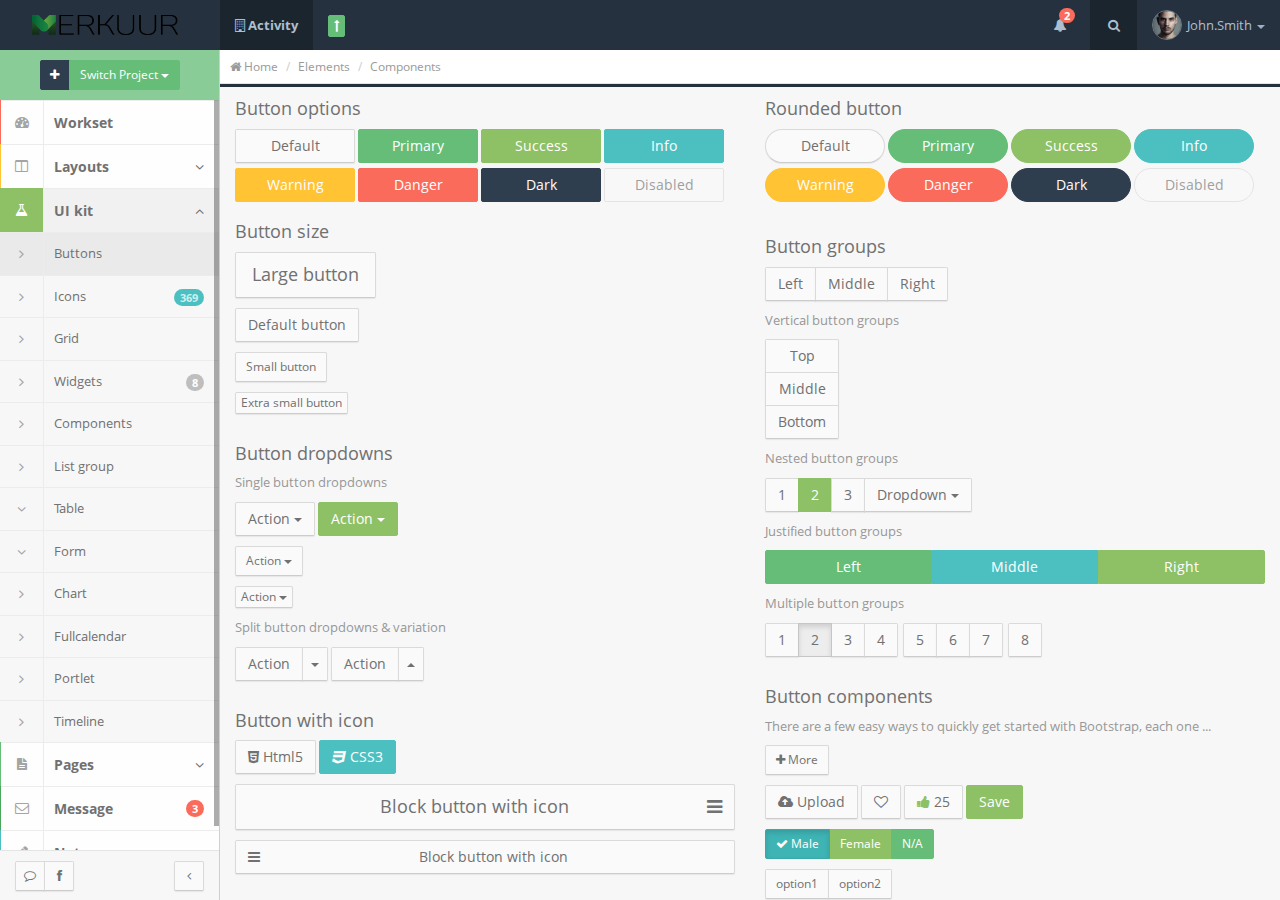
<file: buttons.html>
<!DOCTYPE html>
<html lang="en" class="app">
<head>
  <meta charset="utf-8" />
  <title>Notebook | Web Application</title>
  <meta name="description" content="app, web app, responsive, admin dashboard, admin, flat, flat ui, ui kit, off screen nav" />
  <meta name="viewport" content="width=device-width, initial-scale=1, maximum-scale=1" /> 
  <link rel="stylesheet" href="css/bootstrap.css" type="text/css" />
  <link rel="stylesheet" href="css/animate.css" type="text/css" />
  <link rel="stylesheet" href="css/font-awesome.min.css" type="text/css" />
  <link rel="stylesheet" href="css/font.css" type="text/css" />
    <link rel="stylesheet" href="css/app.css" type="text/css" />
  <!--[if lt IE 9]>
    <script src="js/ie/html5shiv.js"></script>
    <script src="js/ie/respond.min.js"></script>
    <script src="js/ie/excanvas.js"></script>
  <![endif]-->
</head>
<body>
  <section class="vbox">
    <header class="bg-dark dk header navbar navbar-fixed-top-xs">
      <div class="navbar-header aside-md">
        <a class="btn btn-link visible-xs" data-toggle="class:nav-off-screen,open" data-target="#nav,html">
          <i class="fa fa-bars"></i>
        </a>
        <a href="#" class="navbar-brand" data-toggle="fullscreen"><img src="images/logo.png" class="m-r-sm">Notebook</a>
        <a class="btn btn-link visible-xs" data-toggle="dropdown" data-target=".nav-user">
          <i class="fa fa-cog"></i>
        </a>
      </div>
      <ul class="nav navbar-nav hidden-xs">
        <li class="dropdown">
          <a href="#" class="dropdown-toggle dker" data-toggle="dropdown">
            <i class="fa fa-building-o"></i> 
            <span class="font-bold">Activity</span>
          </a>
          <section class="dropdown-menu aside-xl on animated fadeInLeft no-borders lt">
            <div class="wrapper lter m-t-n-xs">
              <a href="#" class="thumb pull-left m-r">
                <img src="images/avatar.jpg" class="img-circle">
              </a>
              <div class="clear">
                <a href="#"><span class="text-white font-bold">@Mike Mcalidek</a></span>
                <small class="block">Art Director</small>
                <a href="#" class="btn btn-xs btn-success m-t-xs">Upgrade</a>
              </div>
            </div>
            <div class="row m-l-none m-r-none m-b-n-xs text-center">
              <div class="col-xs-4">
                <div class="padder-v">
                  <span class="m-b-xs h4 block text-white">245</span>
                  <small class="text-muted">Followers</small>
                </div>
              </div>
              <div class="col-xs-4 dk">
                <div class="padder-v">
                  <span class="m-b-xs h4 block text-white">55</span>
                  <small class="text-muted">Likes</small>
                </div>
              </div>
              <div class="col-xs-4">
                <div class="padder-v">
                  <span class="m-b-xs h4 block text-white">2,035</span>
                  <small class="text-muted">Photos</small>
                </div>
              </div>
            </div>
          </section>
        </li>
        <li>
          <div class="m-t m-l">
            <a href="price.html" class="dropdown-toggle btn btn-xs btn-primary" title="Upgrade"><i class="fa fa-long-arrow-up"></i></a>
          </div>
        </li>
      </ul>      
      <ul class="nav navbar-nav navbar-right m-n hidden-xs nav-user">
        <li class="hidden-xs">
          <a href="#" class="dropdown-toggle dk" data-toggle="dropdown">
            <i class="fa fa-bell"></i>
            <span class="badge badge-sm up bg-danger m-l-n-sm count">2</span>
          </a>
          <section class="dropdown-menu aside-xl">
            <section class="panel bg-white">
              <header class="panel-heading b-light bg-light">
                <strong>You have <span class="count">2</span> notifications</strong>
              </header>
              <div class="list-group list-group-alt animated fadeInRight">
                <a href="#" class="media list-group-item">
                  <span class="pull-left thumb-sm">
                    <img src="images/avatar.jpg" alt="John said" class="img-circle">
                  </span>
                  <span class="media-body block m-b-none">
                    Use awesome animate.css<br>
                    <small class="text-muted">10 minutes ago</small>
                  </span>
                </a>
                <a href="#" class="media list-group-item">
                  <span class="media-body block m-b-none">
                    1.0 initial released<br>
                    <small class="text-muted">1 hour ago</small>
                  </span>
                </a>
              </div>
              <footer class="panel-footer text-sm">
                <a href="#" class="pull-right"><i class="fa fa-cog"></i></a>
                <a href="#notes" data-toggle="class:show animated fadeInRight">See all the notifications</a>
              </footer>
            </section>
          </section>
        </li>
        <li class="dropdown hidden-xs">
          <a href="#" class="dropdown-toggle dker" data-toggle="dropdown"><i class="fa fa-fw fa-search"></i></a>
          <section class="dropdown-menu aside-xl animated fadeInUp">
            <section class="panel bg-white">
              <form role="search">
                <div class="form-group wrapper m-b-none">
                  <div class="input-group">
                    <input type="text" class="form-control" placeholder="Search">
                    <span class="input-group-btn">
                      <button type="submit" class="btn btn-info btn-icon"><i class="fa fa-search"></i></button>
                    </span>
                  </div>
                </div>
              </form>
            </section>
          </section>
        </li>
        <li class="dropdown">
          <a href="#" class="dropdown-toggle" data-toggle="dropdown">
            <span class="thumb-sm avatar pull-left">
              <img src="images/avatar.jpg">
            </span>
            John.Smith <b class="caret"></b>
          </a>
          <ul class="dropdown-menu animated fadeInRight">
            <span class="arrow top"></span>
            <li>
              <a href="#">Settings</a>
            </li>
            <li>
              <a href="profile.html">Profile</a>
            </li>
            <li>
              <a href="#">
                <span class="badge bg-danger pull-right">3</span>
                Notifications
              </a>
            </li>
            <li>
              <a href="docs.html">Help</a>
            </li>
            <li class="divider"></li>
            <li>
              <a href="modal.lockme.html" data-toggle="ajaxModal" >Logout</a>
            </li>
          </ul>
        </li>
      </ul>      
    </header>
    <section>
      <section class="hbox stretch">
        <!-- .aside -->
        <aside class="bg-light lter b-r aside-md hidden-print" id="nav">          
          <section class="vbox">
            <header class="header bg-primary lter text-center clearfix">
              <div class="btn-group">
                <button type="button" class="btn btn-sm btn-dark btn-icon" title="New project"><i class="fa fa-plus"></i></button>
                <div class="btn-group hidden-nav-xs">
                  <button type="button" class="btn btn-sm btn-primary dropdown-toggle" data-toggle="dropdown">
                    Switch Project
                    <span class="caret"></span>
                  </button>
                  <ul class="dropdown-menu text-left">
                    <li><a href="#">Project</a></li>
                    <li><a href="#">Another Project</a></li>
                    <li><a href="#">More Projects</a></li>
                  </ul>
                </div>
              </div>
            </header>
            <section class="w-f scrollable">
              <div class="slim-scroll" data-height="auto" data-disable-fade-out="true" data-distance="0" data-size="5px" data-color="#333333">
                
                <!-- nav -->
                <nav class="nav-primary hidden-xs">
                  <ul class="nav">
                    <li >
                      <a href="index.html"  >
                        <i class="fa fa-dashboard icon">
                          <b class="bg-danger"></b>
                        </i>
                        <span>Workset</span>
                      </a>
                    </li>
                    <li >
                      <a href="#layout"  >
                        <i class="fa fa-columns icon">
                          <b class="bg-warning"></b>
                        </i>
                        <span class="pull-right">
                          <i class="fa fa-angle-down text"></i>
                          <i class="fa fa-angle-up text-active"></i>
                        </span>
                        <span>Layouts</span>
                      </a>
                      <ul class="nav lt">
                        <li >
                          <a href="layout-c.html" >                                                        
                            <i class="fa fa-angle-right"></i>
                            <span>Color option</span>
                          </a>
                        </li>
                        <li >
                          <a href="layout-r.html" >                                                        
                            <i class="fa fa-angle-right"></i>
                            <span>Right nav</span>
                          </a>
                        </li>
                        <li >
                          <a href="layout-h.html" >                                                        
                            <i class="fa fa-angle-right"></i>
                            <span>H-Layout</span>
                          </a>
                        </li>
                      </ul>
                    </li>
                    <li  class="active">
                      <a href="#uikit"   class="active">
                        <i class="fa fa-flask icon">
                          <b class="bg-success"></b>
                        </i>
                        <span class="pull-right">
                          <i class="fa fa-angle-down text"></i>
                          <i class="fa fa-angle-up text-active"></i>
                        </span>
                        <span>UI kit</span>
                      </a>
                      <ul class="nav lt">
                        <li  class="active">
                          <a href="buttons.html"  class="active">                                                        
                            <i class="fa fa-angle-right"></i>
                            <span>Buttons</span>
                          </a>
                        </li>
                        <li >
                          <a href="icons.html" >                            
                            <b class="badge bg-info pull-right">369</b>                                                        
                            <i class="fa fa-angle-right"></i>
                            <span>Icons</span>
                          </a>
                        </li>
                        <li >
                          <a href="grid.html" >                                                        
                            <i class="fa fa-angle-right"></i>
                            <span>Grid</span>
                          </a>
                        </li>
                        <li >
                          <a href="widgets.html" >                            
                            <b class="badge  pull-right">8</b>                                                        
                            <i class="fa fa-angle-right"></i>
                            <span>Widgets</span>
                          </a>
                        </li>
                        <li >
                          <a href="components.html" >                                                        
                            <i class="fa fa-angle-right"></i>
                            <span>Components</span>
                          </a>
                        </li>
                        <li >
                          <a href="list.html" >                                                        
                            <i class="fa fa-angle-right"></i>
                            <span>List group</span>
                          </a>
                        </li>
                        <li >
                          <a href="#table" >                            
                            <i class="fa fa-angle-down text"></i>
                            <i class="fa fa-angle-up text-active"></i>
                            <span>Table</span>
                          </a>
                          <ul class="nav bg">
                            <li >
                              <a href="table-static.html" >
                                <i class="fa fa-angle-right"></i>
                                <span>Table static</span>
                              </a>
                            </li>
                            <li >
                              <a href="table-datatable.html" >
                                <i class="fa fa-angle-right"></i>
                                <span>Datatable</span>
                              </a>
                            </li>
                            <li >
                              <a href="table-datagrid.html" >
                                <i class="fa fa-angle-right"></i>
                                <span>Datagrid</span>
                              </a>
                            </li>
                          </ul>
                        </li>
                        <li >
                          <a href="#form" >                            
                            <i class="fa fa-angle-down text"></i>
                            <i class="fa fa-angle-up text-active"></i>
                            <span>Form</span>
                          </a>
                          <ul class="nav bg">
                            <li >
                              <a href="form-elements.html" >
                                <i class="fa fa-angle-right"></i>
                                <span>Form elements</span>
                              </a>
                            </li>
                            <li >
                              <a href="form-validation.html" >
                                <i class="fa fa-angle-right"></i>
                                <span>Form validation</span>
                              </a>
                            </li>
                            <li >
                              <a href="form-wizard.html" >
                                <i class="fa fa-angle-right"></i>
                                <span>Form wizard</span>
                              </a>
                            </li>
                          </ul>
                        </li>
                        <li >
                          <a href="chart.html" >                                                        
                            <i class="fa fa-angle-right"></i>
                            <span>Chart</span>
                          </a>
                        </li>
                        <li >
                          <a href="fullcalendar.html" >                                                        
                            <i class="fa fa-angle-right"></i>
                            <span>Fullcalendar</span>
                          </a>
                        </li>
                        <li >
                          <a href="portlet.html" >                                                        
                            <i class="fa fa-angle-right"></i>
                            <span>Portlet</span>
                          </a>
                        </li>
                        <li >
                          <a href="timeline.html" >                                                        
                            <i class="fa fa-angle-right"></i>
                            <span>Timeline</span>
                          </a>
                        </li>
                      </ul>
                    </li>
                    <li >
                      <a href="#pages"  >
                        <i class="fa fa-file-text icon">
                          <b class="bg-primary"></b>
                        </i>
                        <span class="pull-right">
                          <i class="fa fa-angle-down text"></i>
                          <i class="fa fa-angle-up text-active"></i>
                        </span>
                        <span>Pages</span>
                      </a>
                      <ul class="nav lt">
                        <li >
                          <a href="gallery.html" >                                                        
                            <i class="fa fa-angle-right"></i>
                            <span>Gallery</span>
                          </a>
                        </li>
                        <li >
                          <a href="profile.html" >                                                        
                            <i class="fa fa-angle-right"></i>
                            <span>Profile</span>
                          </a>
                        </li>
                        <li >
                          <a href="invoice.html" >                                                        
                            <i class="fa fa-angle-right"></i>
                            <span>Invoice</span>
                          </a>
                        </li>
                        <li >
                          <a href="intro.html" >                                                        
                            <i class="fa fa-angle-right"></i>
                            <span>Intro</span>
                          </a>
                        </li>
                        <li >
                          <a href="master.html" >                                                        
                            <i class="fa fa-angle-right"></i>
                            <span>Master</span>
                          </a>
                        </li>
                        <li >
                          <a href="gmap.html" >                                                        
                            <i class="fa fa-angle-right"></i>
                            <span>Google Map</span>
                          </a>
                        </li>
                        <li >
                          <a href="jvectormap.html" >                                                        
                            <i class="fa fa-angle-right"></i>
                            <span>Vector Map</span>
                          </a>
                        </li>
                        <li >
                          <a href="signin.html" >                                                        
                            <i class="fa fa-angle-right"></i>
                            <span>Signin</span>
                          </a>
                        </li>
                        <li >
                          <a href="signup.html" >                                                        
                            <i class="fa fa-angle-right"></i>
                            <span>Signup</span>
                          </a>
                        </li>
                        <li >
                          <a href="404.html" >                                                        
                            <i class="fa fa-angle-right"></i>
                            <span>404</span>
                          </a>
                        </li>
                      </ul>
                    </li>
                    <li >
                      <a href="mail.html"  >
                        <b class="badge bg-danger pull-right">3</b>
                        <i class="fa fa-envelope-o icon">
                          <b class="bg-primary dker"></b>
                        </i>
                        <span>Message</span>
                      </a>
                    </li>
                    <li >
                      <a href="notebook.html"  >
                        <i class="fa fa-pencil icon">
                          <b class="bg-info"></b>
                        </i>
                        <span>Notes</span>
                      </a>
                    </li>
                  </ul>
                </nav>
                <!-- / nav -->
              </div>
            </section>
            
            <footer class="footer lt hidden-xs b-t b-light">
              <div id="chat" class="dropup">
                <section class="dropdown-menu on aside-md m-l-n">
                  <section class="panel bg-white">
                    <header class="panel-heading b-b b-light">Active chats</header>
                    <div class="panel-body animated fadeInRight">
                      <p class="text-sm">No active chats.</p>
                      <p><a href="#" class="btn btn-sm btn-default">Start a chat</a></p>
                    </div>
                  </section>
                </section>
              </div>
              <div id="invite" class="dropup">                
                <section class="dropdown-menu on aside-md m-l-n">
                  <section class="panel bg-white">
                    <header class="panel-heading b-b b-light">
                      John <i class="fa fa-circle text-success"></i>
                    </header>
                    <div class="panel-body animated fadeInRight">
                      <p class="text-sm">No contacts in your lists.</p>
                      <p><a href="#" class="btn btn-sm btn-facebook"><i class="fa fa-fw fa-facebook"></i> Invite from Facebook</a></p>
                    </div>
                  </section>
                </section>
              </div>
              <a href="#nav" data-toggle="class:nav-xs" class="pull-right btn btn-sm btn-default btn-icon">
                <i class="fa fa-angle-left text"></i>
                <i class="fa fa-angle-right text-active"></i>
              </a>
              <div class="btn-group hidden-nav-xs">
                <button type="button" title="Chats" class="btn btn-icon btn-sm btn-default" data-toggle="dropdown" data-target="#chat"><i class="fa fa-comment-o"></i></button>
                <button type="button" title="Contacts" class="btn btn-icon btn-sm btn-default" data-toggle="dropdown" data-target="#invite"><i class="fa fa-facebook"></i></button>
              </div>
            </footer>
          </section>
        </aside>
        <!-- /.aside -->
        <section id="content">
          <section class="vbox">
		        <section class="scrollable padder">
		      		<ul class="breadcrumb no-border no-radius b-b b-light pull-in">
                <li><a href="index.html"><i class="fa fa-home"></i> Home</a></li>
                <li><a href="#">Elements</a></li>
                <li class="active">Components</li>
              </ul>
		          <div class="row">
		            <div class="col-md-6">
		              <h4 class="m-t-xs">Button options</h4>
		              <div class="doc-buttons">
		                <a href="#" class="btn btn-s-md btn-default">Default</a>                
		                <a href="#" class="btn btn-s-md btn-primary">Primary</a>
		                <a href="#" class="btn btn-s-md btn-success">Success</a>
		                <a href="#" class="btn btn-s-md btn-info">Info</a>
		                <a href="#" class="btn btn-s-md btn-warning">Warning</a>
		                <a href="#" class="btn btn-s-md btn-danger">Danger</a>
		                <a href="#" class="btn btn-s-md btn-dark">Dark</a>
		                <a href="#" class="btn btn-s-md btn-default disabled">Disabled</a>
		              </div>    
		              
		              <h4 class="m-t">Button size</h4>
		              <p>
		                <a href="#" class="btn btn-default btn-lg">Large button</a>
		              </p>
		              <p>
		                <a href="#" class="btn btn-default">Default button</a>
		              </p>
		              <p>
		                <a href="#" class="btn btn-default btn-sm">Small button</a>
		              </p>
		              <p>
		                <a href="#" class="btn btn-default btn-xs">Extra small button</a>
		              </p>
		         
		              <h4 class="m-t-lg">Button dropdowns</h4>
		              <p class="text-muted">Single button dropdowns</p>
		              <div class="m-b-sm">
		                <div class="btn-group">
		                  <button class="btn btn-default dropdown-toggle" data-toggle="dropdown">Action <span class="caret"></span></button>
		                  <ul class="dropdown-menu">
		                    <li><a href="#">Action</a></li>
		                    <li><a href="#">Another action</a></li>
		                    <li><a href="#">Something else here</a></li>
		                    <li class="divider"></li>
		                    <li><a href="#">Separated link</a></li>
		                  </ul>
		                </div>
		                <div class="btn-group">
		                  <button class="btn btn-success dropdown-toggle" data-toggle="dropdown">Action <span class="caret"></span></button>
		                  <ul class="dropdown-menu">
		                    <li><a href="#">Action</a></li>
		                    <li><a href="#">Another action</a></li>
		                    <li><a href="#">Something else here</a></li>
		                    <li class="divider"></li>
		                    <li><a href="#">Separated link</a></li>
		                  </ul>
		                </div>
		              </div>
		              <div class="m-b-sm">
		                <div class="btn-group">
		                  <button class="btn btn-default btn-sm dropdown-toggle" data-toggle="dropdown">Action <span class="caret"></span></button>
		                  <ul class="dropdown-menu">
		                    <li><a href="#">Action</a></li>
		                    <li><a href="#">Another action</a></li>
		                    <li><a href="#">Something else here</a></li>
		                    <li class="divider"></li>
		                    <li><a href="#">Separated link</a></li>
		                  </ul>
		                </div>
		              </div>
		              <div class="m-b-sm">
		                <div class="btn-group">
		                  <button class="btn btn-default btn-xs dropdown-toggle" data-toggle="dropdown">Action <span class="caret"></span></button>
		                  <ul class="dropdown-menu">
		                    <li><a href="#">Action</a></li>
		                    <li><a href="#">Another action</a></li>
		                    <li><a href="#">Something else here</a></li>
		                    <li class="divider"></li>
		                    <li><a href="#">Separated link</a></li>
		                  </ul>
		                </div>
		              </div>
		              <p class="text-muted">Split button dropdowns & variation </p>
		              <div class="m-b-sm">
		                <div class="btn-group">
		                  <button class="btn btn-default">Action</button>
		                  <button class="btn btn-default dropdown-toggle" data-toggle="dropdown"><span class="caret"></span></button>
		                  <ul class="dropdown-menu">
		                    <li><a href="#">Action</a></li>
		                    <li><a href="#">Another action</a></li>
		                    <li><a href="#">Something else here</a></li>
		                    <li class="divider"></li>
		                    <li><a href="#">Separated link</a></li>
		                  </ul>
		                </div>
		                <div class="btn-group dropup">
		                  <button class="btn btn-default">Action</button>
		                  <button class="btn btn-default dropdown-toggle" data-toggle="dropdown"><span class="caret"></span></button>
		                  <ul class="dropdown-menu">
		                    <li><a href="#">Action</a></li>
		                    <li><a href="#">Another action</a></li>
		                    <li><a href="#">Something else here</a></li>
		                    <li class="divider"></li>
		                    <li><a href="#">Separated link</a></li>
		                  </ul>
		                </div>
		              </div>

		              <h4 class="m-t-lg">Button with icon</h4>
		              <p>
		                <a href="#" class="btn btn-default"><i class="fa fa-html5"></i> Html5</a>
		                <a href="#" class="btn btn-info"><i class="fa fa-css3"></i> CSS3</a>
		              </p>            
		              <p>
		                <a href="#" class="btn btn-default btn-lg btn-block"><i class="fa fa-bars pull-right"></i> Block button with icon</a>
		              </p>
		              <p>
		                <a href="#" class="btn btn-default btn-block"><i class="fa fa-bars pull-left"></i> Block button with icon</a>
		              </p>
		              <h4 class="m-t-lg">
		                Button icon
		              </h4>
		              <p id="social-buttons">
		                <a href="#" class="btn btn-sm btn-icon btn-info"><i class="fa fa-twitter"></i></a>
		                <a href="#" class="btn btn-sm btn-icon btn-success"><i class="fa fa-facebook"></i></a>
		                <a href="#" class="btn btn-sm btn-icon btn-danger"><i class="fa fa-google-plus"></i></a>
		              </p>
		              <h4 class="m-t-lg">
		                Button icon rounded
		              </h4>
		              <p id="social-buttons">
		                <a href="#" class="btn btn-rounded btn-sm btn-icon btn-default"><i class="fa fa-twitter"></i></a>
		                <a href="#" class="btn btn-rounded btn-sm btn-icon btn-default"><i class="fa fa-facebook"></i></a>
		                <a href="#" class="btn btn-rounded btn-sm btn-icon btn-default"><i class="fa fa-google-plus"></i></a>
		              </p>       
		            </div>
		            <div class="col-md-6">
		              <h4 class="m-t-xs">Rounded button</h4>
		              <div class="doc-buttons">
		                <a href="#" class="btn btn-s-md btn-default btn-rounded">Default</a>
		                <a href="#" class="btn btn-s-md btn-primary btn-rounded">Primary</a>
		                <a href="#" class="btn btn-s-md btn-success btn-rounded">Success</a>
		                <a href="#" class="btn btn-s-md btn-info btn-rounded">Info</a>
		                <a href="#" class="btn btn-s-md btn-warning btn-rounded">Warning</a>
		                <a href="#" class="btn btn-s-md btn-danger btn-rounded">Danger</a>
		                <a href="#" class="btn btn-s-md btn-dark btn-rounded">Dark</a>
		                <a href="#" class="btn btn-s-md btn-default btn-rounded disabled">Disabled</a>
		              </div>

		              <h4 class="m-t-lg">Button groups</h4>
		              <div class="m-b-sm">
		                <div class="btn-group">
		                  <button type="button" class="btn btn-default">Left</button>
		                  <button type="button" class="btn btn-default">Middle</button>
		                  <button type="button" class="btn btn-default">Right</button>
		                </div>              
		              </div>
		              <p class="text-muted">Vertical button groups</p>
		              <div class="btn-group-vertical m-b-sm">
		                <button type="button" class="btn btn-default">Top</button>
		                <button type="button" class="btn btn-default">Middle</button>
		                <button type="button" class="btn btn-default">Bottom</button>
		              </div>
		              <p class="text-muted">Nested button groups</p>
		              <div class="btn-group m-b-sm">
		                <button type="button" class="btn btn-default">1</button>
		                <button type="button" class="btn btn-success">2</button>
		                <button type="button" class="btn btn-default">3</button>
		                <div class="btn-group">
		                  <button type="button" class="btn btn-default dropdown-toggle" data-toggle="dropdown">
		                    Dropdown
		                    <span class="caret"></span>
		                  </button>
		                    <ul class="dropdown-menu">
		                    <li><a href="#">Dropdown link</a></li>
		                    <li><a href="#">Dropdown link</a></li>
		                    <li><a href="#">Dropdown link</a></li>
		                  </ul>
		                </div>
		              </div>
		              <p class="text-muted">Justified button groups</p>
		              <div class="m-b-sm">
		                <div class="btn-group btn-group-justified">
		                  <a href="#" class="btn btn-primary">Left</a>
		                  <a href="#" class="btn btn-info">Middle</a>
		                  <a href="#" class="btn btn-success">Right</a>
		                </div>
		              </div>
		              <p class="text-muted">Multiple button groups</p>
		              <div class="btn-toolbar">
		                <div class="btn-group">
		                  <button type="button" class="btn btn-default">1</button>
		                  <button type="button" class="btn btn-default active">2</button>
		                  <button type="button" class="btn btn-default">3</button>
		                  <button type="button" class="btn btn-default">4</button>
		                </div>
		                <div class="btn-group">
		                  <button type="button" class="btn btn-default">5</button>
		                  <button type="button" class="btn btn-default">6</button>
		                  <button type="button" class="btn btn-default">7</button>
		                </div>
		                <div class="btn-group">
		                  <button type="button" class="btn btn-default">8</button>
		                </div>
		              </div>
		            
		              <h4 class="m-t-lg">Button components</h4>
		              <p class="text-muted">
		                <span>There are a few easy ways to quickly get started with Bootstrap, each one ...</span>
		                <span class="text-muted hide" id="moreless"> appealing to a different skill level and use case. Read through to see what suits your particular needs.</span>
		              </p>
		              <p>
		                <button href="#moreless" class="btn btn-sm btn-default" data-toggle="class:show">
		                  <i class="fa fa-plus text"></i>
		                  <span class="text">More</span>
		                  <i class="fa fa-minus text-active"></i>
		                  <span class="text-active">Less</span>
		                </button>
		              </p>
		              <p>
		                <button class="btn btn-default" id="btn-1" href="#btn-1" data-toggle="class:btn-success">
		                  <i class="fa fa-cloud-upload text"></i>
		                  <span class="text">Upload</span>
		                  <i class="fa fa-check text-active"></i>
		                  <span class="text-active">Success</span>
		                </button>
		                <button class="btn btn-default" data-toggle="button">
		                  <i class="fa fa-heart-o text"></i>
		                  <i class="fa fa-heart text-active text-danger"></i>
		                </button>
		                <button class="btn btn-default" data-toggle="button">
		                  <span class="text">
		                    <i class="fa fa-thumbs-up text-success"></i> 25
		                  </span>
		                  <span class="text-active">
		                    <i class="fa fa-thumbs-down text-danger"></i> 10
		                  </span>
		                </button>
		                <button class="btn btn-success" data-toggle="class:show inline" data-target="#spin" data-loading-text="Saving...">Save</button> <i class="fa fa-spin fa-spinner hide" id="spin"></i>
		              </p>
		              <div class="m-b-sm">
		                <div class="btn-group" data-toggle="buttons">
		                  <label class="btn btn-sm btn-info active">
		                    <input type="radio" name="options" id="option1"><i class="fa fa-check text-active"></i> Male
		                  </label>
		                  <label class="btn btn-sm btn-success">
		                    <input type="radio" name="options" id="option2"><i class="fa fa-check text-active"></i> Female
		                  </label>
		                  <label class="btn btn-sm btn-primary">
		                    <input type="radio" name="options" id="option3"><i class="fa fa-check text-active"></i> N/A
		                  </label>
		                </div>
		              </div>

		              <div class="m-b-sm">
		                <div class="btn-group" data-toggle="buttons">
		                  <label class="btn btn-sm btn-default">
		                    <input type="checkbox" name="options" id="option1"> option1
		                  </label>
		                  <label class="btn btn-sm btn-default">
		                    <input type="checkbox" name="options" id="option2"> option2
		                  </label>
		                </div>                
		              </div>

		              <h5 class="m-t-lg">Select Button</h5>
	                  <div class="btn-group m-r">
	                    <button data-toggle="dropdown" class="btn btn-sm btn-default dropdown-toggle">
	                      <span class="dropdown-label">Option1</span> 
	                      <span class="caret"></span>
	                    </button>
	                    <ul class="dropdown-menu dropdown-select">
	                        <li class="active"><a href="#"><input type="radio" name="d-s-r" checked="">Option1</a></li>
	                        <li><a href="#"><input type="radio" name="d-s-r">Option2</a></li>
	                        <li><a href="#"><input type="radio" name="d-s-r">Option3</a></li>
	                        <li class="disabled"><a href="#"><input type="radio" name="d-s-r" disabled="">I'm disabled</a></li>
	                    </ul>
	                  </div>

		              <h4 class="m-t-lg">
		                <a href="#" class="pull-right text-sm" data-toggle="class:btn-rounded" data-target="#social-buttons a">Toggle</a>
		                Social buttons
		              </h4>
		              <p id="social-buttons">
		                <a href="#" class="btn btn-rounded btn-sm btn-twitter"><i class="fa fa-fw fa-twitter"></i> Twitter</a>
		                <a href="#" class="btn btn-rounded btn-sm btn-facebook"><i class="fa fa-fw fa-facebook"></i> Facebook</a>
		                <a href="#" class="btn btn-rounded btn-sm btn-gplus"><i class="fa fa-fw fa-google-plus"></i> Google+</a>
		              </p>
		            </div>
		          </div>
		        </section>
          </section>
          <a href="#" class="hide nav-off-screen-block" data-toggle="class:nav-off-screen" data-target="#nav"></a>
        </section>
        <aside class="bg-light lter b-l aside-md hide" id="notes">
          <div class="wrapper">Notification</div>
        </aside>
      </section>
    </section>
  </section>
  <script src="js/jquery.min.js"></script>
  <!-- Bootstrap -->
  <script src="js/bootstrap.js"></script>
  <!-- App -->
  <script src="js/app.js"></script>
  <script src="js/app.plugin.js"></script>
  <script src="js/slimscroll/jquery.slimscroll.min.js"></script>
  
</body>
</html>
</file>
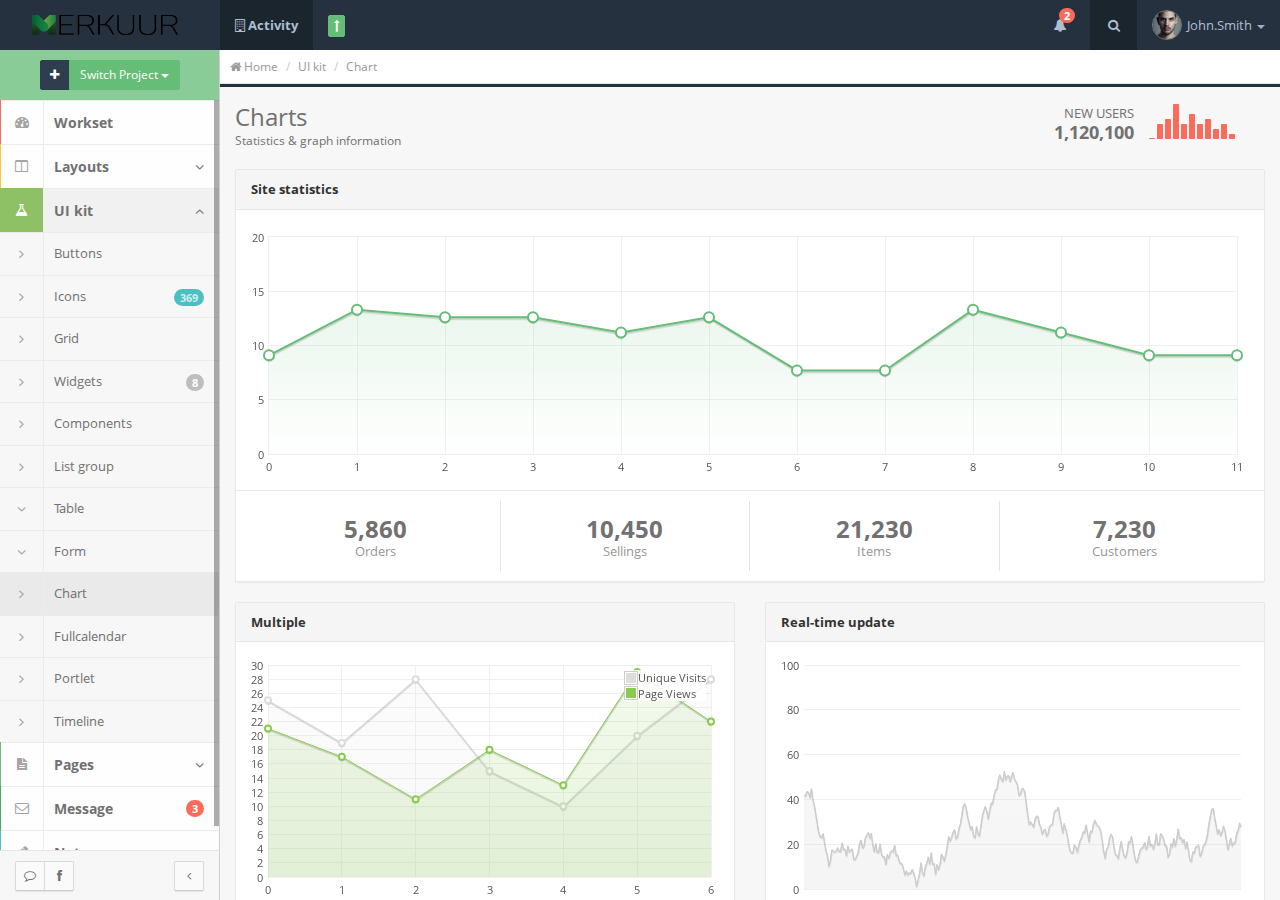
<file: chart.html>
<!DOCTYPE html>
<html lang="en" class="app">
<head>
  <meta charset="utf-8" />
  <title>Notebook | Web Application</title>
  <meta name="description" content="app, web app, responsive, admin dashboard, admin, flat, flat ui, ui kit, off screen nav" />
  <meta name="viewport" content="width=device-width, initial-scale=1, maximum-scale=1" /> 
  <link rel="stylesheet" href="css/bootstrap.css" type="text/css" />
  <link rel="stylesheet" href="css/animate.css" type="text/css" />
  <link rel="stylesheet" href="css/font-awesome.min.css" type="text/css" />
  <link rel="stylesheet" href="css/font.css" type="text/css" />
  
  <link rel="stylesheet" href="css/app.css" type="text/css" />
  <!--[if lt IE 9]>
    <script src="js/ie/html5shiv.js"></script>
    <script src="js/ie/respond.min.js"></script>
    <script src="js/ie/excanvas.js"></script>
  <![endif]-->
</head>
<body>
  <section class="vbox">
    <header class="bg-dark dk header navbar navbar-fixed-top-xs">
      <div class="navbar-header aside-md">
        <a class="btn btn-link visible-xs" data-toggle="class:nav-off-screen,open" data-target="#nav,html">
          <i class="fa fa-bars"></i>
        </a>
        <a href="#" class="navbar-brand" data-toggle="fullscreen"><img src="images/logo.png" class="m-r-sm">Notebook</a>
        <a class="btn btn-link visible-xs" data-toggle="dropdown" data-target=".nav-user">
          <i class="fa fa-cog"></i>
        </a>
      </div>
      <ul class="nav navbar-nav hidden-xs">
        <li class="dropdown">
          <a href="#" class="dropdown-toggle dker" data-toggle="dropdown">
            <i class="fa fa-building-o"></i> 
            <span class="font-bold">Activity</span>
          </a>
          <section class="dropdown-menu aside-xl on animated fadeInLeft no-borders lt">
            <div class="wrapper lter m-t-n-xs">
              <a href="#" class="thumb pull-left m-r">
                <img src="images/avatar.jpg" class="img-circle">
              </a>
              <div class="clear">
                <a href="#"><span class="text-white font-bold">@Mike Mcalidek</a></span>
                <small class="block">Art Director</small>
                <a href="#" class="btn btn-xs btn-success m-t-xs">Upgrade</a>
              </div>
            </div>
            <div class="row m-l-none m-r-none m-b-n-xs text-center">
              <div class="col-xs-4">
                <div class="padder-v">
                  <span class="m-b-xs h4 block text-white">245</span>
                  <small class="text-muted">Followers</small>
                </div>
              </div>
              <div class="col-xs-4 dk">
                <div class="padder-v">
                  <span class="m-b-xs h4 block text-white">55</span>
                  <small class="text-muted">Likes</small>
                </div>
              </div>
              <div class="col-xs-4">
                <div class="padder-v">
                  <span class="m-b-xs h4 block text-white">2,035</span>
                  <small class="text-muted">Photos</small>
                </div>
              </div>
            </div>
          </section>
        </li>
        <li>
          <div class="m-t m-l">
            <a href="price.html" class="dropdown-toggle btn btn-xs btn-primary" title="Upgrade"><i class="fa fa-long-arrow-up"></i></a>
          </div>
        </li>
      </ul>      
      <ul class="nav navbar-nav navbar-right m-n hidden-xs nav-user">
        <li class="hidden-xs">
          <a href="#" class="dropdown-toggle dk" data-toggle="dropdown">
            <i class="fa fa-bell"></i>
            <span class="badge badge-sm up bg-danger m-l-n-sm count">2</span>
          </a>
          <section class="dropdown-menu aside-xl">
            <section class="panel bg-white">
              <header class="panel-heading b-light bg-light">
                <strong>You have <span class="count">2</span> notifications</strong>
              </header>
              <div class="list-group list-group-alt animated fadeInRight">
                <a href="#" class="media list-group-item">
                  <span class="pull-left thumb-sm">
                    <img src="images/avatar.jpg" alt="John said" class="img-circle">
                  </span>
                  <span class="media-body block m-b-none">
                    Use awesome animate.css<br>
                    <small class="text-muted">10 minutes ago</small>
                  </span>
                </a>
                <a href="#" class="media list-group-item">
                  <span class="media-body block m-b-none">
                    1.0 initial released<br>
                    <small class="text-muted">1 hour ago</small>
                  </span>
                </a>
              </div>
              <footer class="panel-footer text-sm">
                <a href="#" class="pull-right"><i class="fa fa-cog"></i></a>
                <a href="#notes" data-toggle="class:show animated fadeInRight">See all the notifications</a>
              </footer>
            </section>
          </section>
        </li>
        <li class="dropdown hidden-xs">
          <a href="#" class="dropdown-toggle dker" data-toggle="dropdown"><i class="fa fa-fw fa-search"></i></a>
          <section class="dropdown-menu aside-xl animated fadeInUp">
            <section class="panel bg-white">
              <form role="search">
                <div class="form-group wrapper m-b-none">
                  <div class="input-group">
                    <input type="text" class="form-control" placeholder="Search">
                    <span class="input-group-btn">
                      <button type="submit" class="btn btn-info btn-icon"><i class="fa fa-search"></i></button>
                    </span>
                  </div>
                </div>
              </form>
            </section>
          </section>
        </li>
        <li class="dropdown">
          <a href="#" class="dropdown-toggle" data-toggle="dropdown">
            <span class="thumb-sm avatar pull-left">
              <img src="images/avatar.jpg">
            </span>
            John.Smith <b class="caret"></b>
          </a>
          <ul class="dropdown-menu animated fadeInRight">
            <span class="arrow top"></span>
            <li>
              <a href="#">Settings</a>
            </li>
            <li>
              <a href="profile.html">Profile</a>
            </li>
            <li>
              <a href="#">
                <span class="badge bg-danger pull-right">3</span>
                Notifications
              </a>
            </li>
            <li>
              <a href="docs.html">Help</a>
            </li>
            <li class="divider"></li>
            <li>
              <a href="modal.lockme.html" data-toggle="ajaxModal" >Logout</a>
            </li>
          </ul>
        </li>
      </ul>      
    </header>
    <section>
      <section class="hbox stretch">
        <!-- .aside -->
        <aside class="bg-light lter b-r aside-md hidden-print" id="nav">          
          <section class="vbox">
            <header class="header bg-primary lter text-center clearfix">
              <div class="btn-group">
                <button type="button" class="btn btn-sm btn-dark btn-icon" title="New project"><i class="fa fa-plus"></i></button>
                <div class="btn-group hidden-nav-xs">
                  <button type="button" class="btn btn-sm btn-primary dropdown-toggle" data-toggle="dropdown">
                    Switch Project
                    <span class="caret"></span>
                  </button>
                  <ul class="dropdown-menu text-left">
                    <li><a href="#">Project</a></li>
                    <li><a href="#">Another Project</a></li>
                    <li><a href="#">More Projects</a></li>
                  </ul>
                </div>
              </div>
            </header>
            <section class="w-f scrollable">
              <div class="slim-scroll" data-height="auto" data-disable-fade-out="true" data-distance="0" data-size="5px" data-color="#333333">
                
                <!-- nav -->
                <nav class="nav-primary hidden-xs">
                  <ul class="nav">
                    <li >
                      <a href="index.html"  >
                        <i class="fa fa-dashboard icon">
                          <b class="bg-danger"></b>
                        </i>
                        <span>Workset</span>
                      </a>
                    </li>
                    <li >
                      <a href="#layout"  >
                        <i class="fa fa-columns icon">
                          <b class="bg-warning"></b>
                        </i>
                        <span class="pull-right">
                          <i class="fa fa-angle-down text"></i>
                          <i class="fa fa-angle-up text-active"></i>
                        </span>
                        <span>Layouts</span>
                      </a>
                      <ul class="nav lt">
                        <li >
                          <a href="layout-c.html" >                                                        
                            <i class="fa fa-angle-right"></i>
                            <span>Color option</span>
                          </a>
                        </li>
                        <li >
                          <a href="layout-r.html" >                                                        
                            <i class="fa fa-angle-right"></i>
                            <span>Right nav</span>
                          </a>
                        </li>
                        <li >
                          <a href="layout-h.html" >                                                        
                            <i class="fa fa-angle-right"></i>
                            <span>H-Layout</span>
                          </a>
                        </li>
                      </ul>
                    </li>
                    <li  class="active">
                      <a href="#uikit"   class="active">
                        <i class="fa fa-flask icon">
                          <b class="bg-success"></b>
                        </i>
                        <span class="pull-right">
                          <i class="fa fa-angle-down text"></i>
                          <i class="fa fa-angle-up text-active"></i>
                        </span>
                        <span>UI kit</span>
                      </a>
                      <ul class="nav lt">
                        <li >
                          <a href="buttons.html" >                                                        
                            <i class="fa fa-angle-right"></i>
                            <span>Buttons</span>
                          </a>
                        </li>
                        <li >
                          <a href="icons.html" >                            
                            <b class="badge bg-info pull-right">369</b>                                                        
                            <i class="fa fa-angle-right"></i>
                            <span>Icons</span>
                          </a>
                        </li>
                        <li >
                          <a href="grid.html" >                                                        
                            <i class="fa fa-angle-right"></i>
                            <span>Grid</span>
                          </a>
                        </li>
                        <li >
                          <a href="widgets.html" >                            
                            <b class="badge  pull-right">8</b>                                                        
                            <i class="fa fa-angle-right"></i>
                            <span>Widgets</span>
                          </a>
                        </li>
                        <li >
                          <a href="components.html" >                                                        
                            <i class="fa fa-angle-right"></i>
                            <span>Components</span>
                          </a>
                        </li>
                        <li >
                          <a href="list.html" >                                                        
                            <i class="fa fa-angle-right"></i>
                            <span>List group</span>
                          </a>
                        </li>
                        <li >
                          <a href="#table" >                            
                            <i class="fa fa-angle-down text"></i>
                            <i class="fa fa-angle-up text-active"></i>
                            <span>Table</span>
                          </a>
                          <ul class="nav bg">
                            <li >
                              <a href="table-static.html" >
                                <i class="fa fa-angle-right"></i>
                                <span>Table static</span>
                              </a>
                            </li>
                            <li >
                              <a href="table-datatable.html" >
                                <i class="fa fa-angle-right"></i>
                                <span>Datatable</span>
                              </a>
                            </li>
                            <li >
                              <a href="table-datagrid.html" >
                                <i class="fa fa-angle-right"></i>
                                <span>Datagrid</span>
                              </a>
                            </li>
                          </ul>
                        </li>
                        <li >
                          <a href="#form" >                            
                            <i class="fa fa-angle-down text"></i>
                            <i class="fa fa-angle-up text-active"></i>
                            <span>Form</span>
                          </a>
                          <ul class="nav bg">
                            <li >
                              <a href="form-elements.html" >
                                <i class="fa fa-angle-right"></i>
                                <span>Form elements</span>
                              </a>
                            </li>
                            <li >
                              <a href="form-validation.html" >
                                <i class="fa fa-angle-right"></i>
                                <span>Form validation</span>
                              </a>
                            </li>
                            <li >
                              <a href="form-wizard.html" >
                                <i class="fa fa-angle-right"></i>
                                <span>Form wizard</span>
                              </a>
                            </li>
                          </ul>
                        </li>
                        <li  class="active">
                          <a href="chart.html"  class="active">                                                        
                            <i class="fa fa-angle-right"></i>
                            <span>Chart</span>
                          </a>
                        </li>
                        <li >
                          <a href="fullcalendar.html" >                                                        
                            <i class="fa fa-angle-right"></i>
                            <span>Fullcalendar</span>
                          </a>
                        </li>
                        <li >
                          <a href="portlet.html" >                                                        
                            <i class="fa fa-angle-right"></i>
                            <span>Portlet</span>
                          </a>
                        </li>
                        <li >
                          <a href="timeline.html" >                                                        
                            <i class="fa fa-angle-right"></i>
                            <span>Timeline</span>
                          </a>
                        </li>
                      </ul>
                    </li>
                    <li >
                      <a href="#pages"  >
                        <i class="fa fa-file-text icon">
                          <b class="bg-primary"></b>
                        </i>
                        <span class="pull-right">
                          <i class="fa fa-angle-down text"></i>
                          <i class="fa fa-angle-up text-active"></i>
                        </span>
                        <span>Pages</span>
                      </a>
                      <ul class="nav lt">
                        <li >
                          <a href="gallery.html" >                                                        
                            <i class="fa fa-angle-right"></i>
                            <span>Gallery</span>
                          </a>
                        </li>
                        <li >
                          <a href="profile.html" >                                                        
                            <i class="fa fa-angle-right"></i>
                            <span>Profile</span>
                          </a>
                        </li>
                        <li >
                          <a href="invoice.html" >                                                        
                            <i class="fa fa-angle-right"></i>
                            <span>Invoice</span>
                          </a>
                        </li>
                        <li >
                          <a href="intro.html" >                                                        
                            <i class="fa fa-angle-right"></i>
                            <span>Intro</span>
                          </a>
                        </li>
                        <li >
                          <a href="master.html" >                                                        
                            <i class="fa fa-angle-right"></i>
                            <span>Master</span>
                          </a>
                        </li>
                        <li >
                          <a href="gmap.html" >                                                        
                            <i class="fa fa-angle-right"></i>
                            <span>Google Map</span>
                          </a>
                        </li>
                        <li >
                          <a href="jvectormap.html" >                                                        
                            <i class="fa fa-angle-right"></i>
                            <span>Vector Map</span>
                          </a>
                        </li>
                        <li >
                          <a href="signin.html" >                                                        
                            <i class="fa fa-angle-right"></i>
                            <span>Signin</span>
                          </a>
                        </li>
                        <li >
                          <a href="signup.html" >                                                        
                            <i class="fa fa-angle-right"></i>
                            <span>Signup</span>
                          </a>
                        </li>
                        <li >
                          <a href="404.html" >                                                        
                            <i class="fa fa-angle-right"></i>
                            <span>404</span>
                          </a>
                        </li>
                      </ul>
                    </li>
                    <li >
                      <a href="mail.html"  >
                        <b class="badge bg-danger pull-right">3</b>
                        <i class="fa fa-envelope-o icon">
                          <b class="bg-primary dker"></b>
                        </i>
                        <span>Message</span>
                      </a>
                    </li>
                    <li >
                      <a href="notebook.html"  >
                        <i class="fa fa-pencil icon">
                          <b class="bg-info"></b>
                        </i>
                        <span>Notes</span>
                      </a>
                    </li>
                  </ul>
                </nav>
                <!-- / nav -->
              </div>
            </section>
            
            <footer class="footer lt hidden-xs b-t b-light">
              <div id="chat" class="dropup">
                <section class="dropdown-menu on aside-md m-l-n">
                  <section class="panel bg-white">
                    <header class="panel-heading b-b b-light">Active chats</header>
                    <div class="panel-body animated fadeInRight">
                      <p class="text-sm">No active chats.</p>
                      <p><a href="#" class="btn btn-sm btn-default">Start a chat</a></p>
                    </div>
                  </section>
                </section>
              </div>
              <div id="invite" class="dropup">                
                <section class="dropdown-menu on aside-md m-l-n">
                  <section class="panel bg-white">
                    <header class="panel-heading b-b b-light">
                      John <i class="fa fa-circle text-success"></i>
                    </header>
                    <div class="panel-body animated fadeInRight">
                      <p class="text-sm">No contacts in your lists.</p>
                      <p><a href="#" class="btn btn-sm btn-facebook"><i class="fa fa-fw fa-facebook"></i> Invite from Facebook</a></p>
                    </div>
                  </section>
                </section>
              </div>
              <a href="#nav" data-toggle="class:nav-xs" class="pull-right btn btn-sm btn-default btn-icon">
                <i class="fa fa-angle-left text"></i>
                <i class="fa fa-angle-right text-active"></i>
              </a>
              <div class="btn-group hidden-nav-xs">
                <button type="button" title="Chats" class="btn btn-icon btn-sm btn-default" data-toggle="dropdown" data-target="#chat"><i class="fa fa-comment-o"></i></button>
                <button type="button" title="Contacts" class="btn btn-icon btn-sm btn-default" data-toggle="dropdown" data-target="#invite"><i class="fa fa-facebook"></i></button>
              </div>
            </footer>
          </section>
        </aside>
        <!-- /.aside -->
        <section id="content">
          <section class="vbox">
            <section class="scrollable padder">
              <ul class="breadcrumb no-border no-radius b-b b-light pull-in">
                <li><a href="index.html"><i class="fa fa-home"></i> Home</a></li>
                <li><a href="#">UI kit</a></li>
                <li class="active">Chart</li>
              </ul>
              <div class="m-b-md">
                <div class="row">
                  <div class="col-sm-6">
                    <h3 class="m-b-none m-t-sm">Charts</h3>
                    <small>Statistics & graph information</small>
                  </div>
                  <div class="col-sm-6">
                    <div class="text-right text-left-xs">
                      <div class="sparkline m-l m-r-lg pull-right" data-type="bar" data-height="35" data-bar-width="6" data-bar-spacing="2" data-bar-color="#fb6b5b">5,8,9,12,8,10,8,9,7,8,6</div>
                      <div class="m-t-sm">
                        <span class="text-uc">New users</span>
                        <div class="h4"><strong>1,120,100</strong></div>
                      </div>                      
                    </div>
                  </div>
                </div>
              </div>
              <section class="panel panel-default">
                <header class="panel-heading font-bold">Site statistics</header>
                <div class="panel-body">
                  <div id="flot-1ine" style="height:250px"></div>
                </div>
                <footer class="panel-footer bg-white">
                  <div class="row text-center no-gutter">
                    <div class="col-xs-3 b-r b-light">
                      <p class="h3 font-bold m-t">5,860</p>
                      <p class="text-muted">Orders</p>
                    </div>
                    <div class="col-xs-3 b-r b-light">
                      <p class="h3 font-bold m-t">10,450</p>
                      <p class="text-muted">Sellings</p>
                    </div>
                    <div class="col-xs-3 b-r b-light">
                      <p class="h3 font-bold m-t">21,230</p>
                      <p class="text-muted">Items</p>
                    </div>
                    <div class="col-xs-3">
                      <p class="h3 font-bold m-t">7,230</p>
                      <p class="text-muted">Customers</p>                        
                    </div>
                  </div>
                </footer>
              </section>
              <div class="row">
                <div class="col-md-6">
                  <section class="panel panel-default">
                    <header class="panel-heading font-bold">Multiple</header>
                    <div class="panel-body">
                      <div id="flot-chart"  style="height:240px"></div>
                    </div>                  
                  </section>
                </div>
                <div class="col-md-6">
                  <section class="panel panel-default">
                    <header class="panel-heading font-bold">Real-time update</header>
                    <div class="panel-body">
                      <div id="flot-live"  style="height:240px"></div>
                    </div>
                  </section>
                </div>
              </div>
              <div class="row">
                <div class="col-md-6">
                  <section class="panel panel-default">
                    <header class="panel-heading font-bold">Vertical bar</header>
                    <div class="panel-body">
                      <div id="flot-bar"  style="height:240px"></div>
                    </div>                  
                  </section>
                </div>
                <div class="col-md-6">
                  <section class="panel panel-default">
                    <header class="panel-heading font-bold">Horizontal bar</header>
                    <div class="panel-body">
                      <div id="flot-bar-h"  style="height:240px"></div>
                    </div>
                  </section>
                </div>
              </div>
              <div class="row">
                <div class="col-md-6">
                  <section class="panel panel-default">
                    <header class="panel-heading font-bold">Pie Chart</header>
                    <div class="panel-body">
                      <div id="flot-pie"  style="height:240px"></div>
                    </div>                  
                  </section>
                </div>
                <div class="col-md-6">
                  <section class="panel panel-default">
                    <header class="panel-heading font-bold">Donut pie</header>
                    <div class="panel-body">
                      <div id="flot-pie-donut"  style="height:240px"></div>
                    </div>
                  </section>
                </div>
              </div>
              
              <div class="row">
                <div class="col-lg-4">
                  <section class="panel panel-default">
                    <header class="panel-heading">Pie</header>
                    <div class="panel-body text-center">              
                      <div class="sparkline inline" data-type="pie" data-height="150" data-slice-colors="['#99c7ce','#f2f2f2']">60,40</div>
                      <div class="line pull-in"></div>
                      <div class="text-xs">
                        <i class="fa fa-circle text-info"></i> 60%
                        <i class="fa fa-circle text-muted"></i> 40%
                      </div>
                    </div>
                  </section>
                </div>
                <div class="col-lg-4">
                  <section class="panel panel-default">
                    <header class="panel-heading">Composite</header>
                    <div class="text-center bg-success lt clearfix">
                      <div class="m-t-lg clearfix">
                        <div class="sparkline padder m-b" data-type="line" data-resize="true" data-height="50" data-width="100%" data-line-width="2" data-line-color="#fff" data-spot-color="#fff" data-fill-color="" data-highlight-line-color="#fff" data-spot-radius="3" values="220,210,200,325,250,320,345,250,250,250,400,380"></div>
                        <div class="bg padder">
                          <div class="sparkline inline m-t" data-type="bar" data-height="67" data-bar-width="6" data-bar-spacing="10" data-bar-color="#a9d089">5,8,12,10,11,12,8,9,6,7,8,6,10,7</div>
                        </div>
                      </div>
                    </div>
                    <footer class="panel-footer text-sm">Check more data</footer>
                  </section>
                </div>
                <div class="col-lg-4">
                  <section class="panel panel-default">
                    <header class="panel-heading">Stacked</header>
                    <div class="panel-body text-center">
                      <div class="sparkline inline" data-type="bar" data-height="160" data-bar-width="12" data-bar-spacing="10" data-stacked-bar-color="['#afcf6f', '#eee']">5:5,8:4,12:5,10:6,11:7,12:2,8:6,9:3,5:5,4:9</div>
                      <ul class="list-inline text-muted axis"><li>1</li><li>2</li><li>3</li><li>4</li><li>5</li><li>6</li><li>7</li><li>8</li><li>9</li><li>10</li></ul>
                    </div>
                  </section>
                </div>
              </div>
              <div class="row">
                <div class="col-lg-4">
                  <section class="panel panel-default">
                    <header class="panel-heading">
                      Conversion
                    </header>
                    <div class="panel-body text-center">
                      <h4>62.5<small> hrs</small></h4>
                      <small class="text-muted block">Updated at 2 minutes ago</small>
                      <div class="inline">
                        <div class="easypiechart" data-percent="75" data-line-width="16" data-loop="false" data-size="188">
                          <span class="h2 step">75</span>%
                          <div class="easypie-text">New</div>
                        </div>
                      </div>                      
                    </div>
                    <div class="panel-footer"><small>% of avarage rate of the Conversion</small></div>
                  </section>
                </div>
                <div class="col-lg-4">
                  <section class="panel panel-default">
                    <header class="panel-heading">
                      Bounce rate
                    </header>
                    <div class="panel-body text-center">
                      <h4><small>last </small>12<small> hrs</small></h4>
                      <small class="text-muted block">yesterday: 20%</small>
                      <div class="inline">
                        <div class="easypiechart" data-percent="25" data-line-width="6" data-loop="false" data-size="188">
                          <span class="h2 step">25</span>%
                          <div class="easypie-text">Today</div>
                        </div>
                      </div>
                    </div>
                    <div class="panel-footer"><small>% of change</small></div>
                  </section>
                </div>
                <div class="col-lg-4">
                  <section class="panel panel-default">
                    <header class="panel-heading">
                      New visitors
                    </header>
                    <div class="panel-body text-center">
                      <h4>3,450</h4>
                      <small class="text-muted block">Worldwide visitors</small>
                      <div class="inline">
                        <div class="easypiechart" data-percent="60" data-line-width="30" data-track-color="#eee" data-bar-color="#afcf6f" data-scale-color="#fff" data-size="188" data-line-cap='butt'>
                          <span class="h2 step">60</span>%
                          <div class="easypie-text">new visits</div>
                        </div>
                      </div>                      
                    </div>
                    <div class="panel-footer"><small>% of avarage rate of the visits</small></div>
                  </section>
                </div>
              </div>
            </section>
          </section>
          <a href="#" class="hide nav-off-screen-block" data-toggle="class:nav-off-screen" data-target="#nav"></a>
        </section>
        <aside class="bg-light lter b-l aside-md hide" id="notes">
          <div class="wrapper">Notification</div>
        </aside>
      </section>
    </section>
  </section>
  <script src="js/jquery.min.js"></script>
  <!-- Bootstrap -->
  <script src="js/bootstrap.js"></script>
  <!-- App -->
  <script src="js/app.js"></script>
  <script src="js/app.plugin.js"></script>
  <script src="js/slimscroll/jquery.slimscroll.min.js"></script>
    <!-- Sparkline Chart -->
  <script src="js/charts/sparkline/jquery.sparkline.min.js"></script>
  <!-- Easy Pie Chart -->
  <script src="js/charts/easypiechart/jquery.easy-pie-chart.js"></script>
  <!-- Flot -->
  <script src="js/charts/flot/jquery.flot.min.js"></script>
  <script src="js/charts/flot/jquery.flot.tooltip.min.js"></script>
  <script src="js/charts/flot/jquery.flot.resize.js"></script>
  <script src="js/charts/flot/jquery.flot.orderBars.js"></script>
  <script src="js/charts/flot/jquery.flot.pie.min.js"></script>
  <script src="js/charts/flot/jquery.flot.grow.js"></script>
  <script src="js/charts/flot/demo.js"></script>

</body>
</html>
</file>
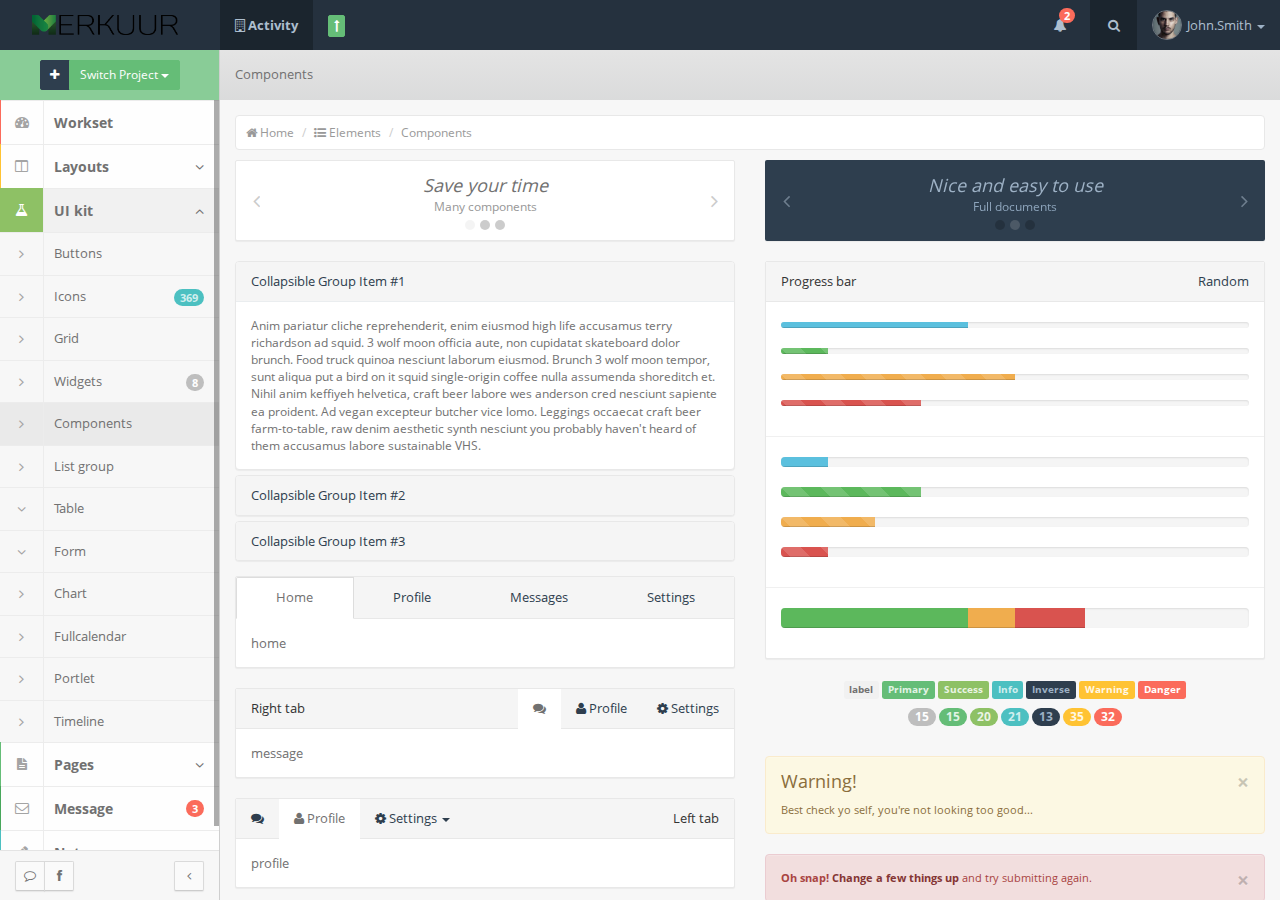
<file: components.html>
<!DOCTYPE html>
<html lang="en" class="app">
<head>
  <meta charset="utf-8" />
  <title>Notebook | Web Application</title>
  <meta name="description" content="app, web app, responsive, admin dashboard, admin, flat, flat ui, ui kit, off screen nav" />
  <meta name="viewport" content="width=device-width, initial-scale=1, maximum-scale=1" /> 
  <link rel="stylesheet" href="css/bootstrap.css" type="text/css" />
  <link rel="stylesheet" href="css/animate.css" type="text/css" />
  <link rel="stylesheet" href="css/font-awesome.min.css" type="text/css" />
  <link rel="stylesheet" href="css/font.css" type="text/css" />
  <link rel="stylesheet" href="js/fuelux/fuelux.css" type="text/css" />
  <link rel="stylesheet" href="css/app.css" type="text/css" />
  <!--[if lt IE 9]>
    <script src="js/ie/html5shiv.js"></script>
    <script src="js/ie/respond.min.js"></script>
    <script src="js/ie/excanvas.js"></script>
  <![endif]-->
</head>
<body>
  <section class="vbox">
    <header class="bg-dark dk header navbar navbar-fixed-top-xs">
      <div class="navbar-header aside-md">
        <a class="btn btn-link visible-xs" data-toggle="class:nav-off-screen,open" data-target="#nav,html">
          <i class="fa fa-bars"></i>
        </a>
        <a href="#" class="navbar-brand" data-toggle="fullscreen"><img src="images/logo.png" class="m-r-sm">Notebook</a>
        <a class="btn btn-link visible-xs" data-toggle="dropdown" data-target=".nav-user">
          <i class="fa fa-cog"></i>
        </a>
      </div>
      <ul class="nav navbar-nav hidden-xs">
        <li class="dropdown">
          <a href="#" class="dropdown-toggle dker" data-toggle="dropdown">
            <i class="fa fa-building-o"></i> 
            <span class="font-bold">Activity</span>
          </a>
          <section class="dropdown-menu aside-xl on animated fadeInLeft no-borders lt">
            <div class="wrapper lter m-t-n-xs">
              <a href="#" class="thumb pull-left m-r">
                <img src="images/avatar.jpg" class="img-circle">
              </a>
              <div class="clear">
                <a href="#"><span class="text-white font-bold">@Mike Mcalidek</a></span>
                <small class="block">Art Director</small>
                <a href="#" class="btn btn-xs btn-success m-t-xs">Upgrade</a>
              </div>
            </div>
            <div class="row m-l-none m-r-none m-b-n-xs text-center">
              <div class="col-xs-4">
                <div class="padder-v">
                  <span class="m-b-xs h4 block text-white">245</span>
                  <small class="text-muted">Followers</small>
                </div>
              </div>
              <div class="col-xs-4 dk">
                <div class="padder-v">
                  <span class="m-b-xs h4 block text-white">55</span>
                  <small class="text-muted">Likes</small>
                </div>
              </div>
              <div class="col-xs-4">
                <div class="padder-v">
                  <span class="m-b-xs h4 block text-white">2,035</span>
                  <small class="text-muted">Photos</small>
                </div>
              </div>
            </div>
          </section>
        </li>
        <li>
          <div class="m-t m-l">
            <a href="price.html" class="dropdown-toggle btn btn-xs btn-primary" title="Upgrade"><i class="fa fa-long-arrow-up"></i></a>
          </div>
        </li>
      </ul>      
      <ul class="nav navbar-nav navbar-right m-n hidden-xs nav-user">
        <li class="hidden-xs">
          <a href="#" class="dropdown-toggle dk" data-toggle="dropdown">
            <i class="fa fa-bell"></i>
            <span class="badge badge-sm up bg-danger m-l-n-sm count">2</span>
          </a>
          <section class="dropdown-menu aside-xl">
            <section class="panel bg-white">
              <header class="panel-heading b-light bg-light">
                <strong>You have <span class="count">2</span> notifications</strong>
              </header>
              <div class="list-group list-group-alt animated fadeInRight">
                <a href="#" class="media list-group-item">
                  <span class="pull-left thumb-sm">
                    <img src="images/avatar.jpg" alt="John said" class="img-circle">
                  </span>
                  <span class="media-body block m-b-none">
                    Use awesome animate.css<br>
                    <small class="text-muted">10 minutes ago</small>
                  </span>
                </a>
                <a href="#" class="media list-group-item">
                  <span class="media-body block m-b-none">
                    1.0 initial released<br>
                    <small class="text-muted">1 hour ago</small>
                  </span>
                </a>
              </div>
              <footer class="panel-footer text-sm">
                <a href="#" class="pull-right"><i class="fa fa-cog"></i></a>
                <a href="#notes" data-toggle="class:show animated fadeInRight">See all the notifications</a>
              </footer>
            </section>
          </section>
        </li>
        <li class="dropdown hidden-xs">
          <a href="#" class="dropdown-toggle dker" data-toggle="dropdown"><i class="fa fa-fw fa-search"></i></a>
          <section class="dropdown-menu aside-xl animated fadeInUp">
            <section class="panel bg-white">
              <form role="search">
                <div class="form-group wrapper m-b-none">
                  <div class="input-group">
                    <input type="text" class="form-control" placeholder="Search">
                    <span class="input-group-btn">
                      <button type="submit" class="btn btn-info btn-icon"><i class="fa fa-search"></i></button>
                    </span>
                  </div>
                </div>
              </form>
            </section>
          </section>
        </li>
        <li class="dropdown">
          <a href="#" class="dropdown-toggle" data-toggle="dropdown">
            <span class="thumb-sm avatar pull-left">
              <img src="images/avatar.jpg">
            </span>
            John.Smith <b class="caret"></b>
          </a>
          <ul class="dropdown-menu animated fadeInRight">
            <span class="arrow top"></span>
            <li>
              <a href="#">Settings</a>
            </li>
            <li>
              <a href="profile.html">Profile</a>
            </li>
            <li>
              <a href="#">
                <span class="badge bg-danger pull-right">3</span>
                Notifications
              </a>
            </li>
            <li>
              <a href="docs.html">Help</a>
            </li>
            <li class="divider"></li>
            <li>
              <a href="modal.lockme.html" data-toggle="ajaxModal" >Logout</a>
            </li>
          </ul>
        </li>
      </ul>      
    </header>
    <section>
      <section class="hbox stretch">
        <!-- .aside -->
        <aside class="bg-light lter b-r aside-md hidden-print" id="nav">          
          <section class="vbox">
            <header class="header bg-primary lter text-center clearfix">
              <div class="btn-group">
                <button type="button" class="btn btn-sm btn-dark btn-icon" title="New project"><i class="fa fa-plus"></i></button>
                <div class="btn-group hidden-nav-xs">
                  <button type="button" class="btn btn-sm btn-primary dropdown-toggle" data-toggle="dropdown">
                    Switch Project
                    <span class="caret"></span>
                  </button>
                  <ul class="dropdown-menu text-left">
                    <li><a href="#">Project</a></li>
                    <li><a href="#">Another Project</a></li>
                    <li><a href="#">More Projects</a></li>
                  </ul>
                </div>
              </div>
            </header>
            <section class="w-f scrollable">
              <div class="slim-scroll" data-height="auto" data-disable-fade-out="true" data-distance="0" data-size="5px" data-color="#333333">
                
                <!-- nav -->
                <nav class="nav-primary hidden-xs">
                  <ul class="nav">
                    <li >
                      <a href="index.html"  >
                        <i class="fa fa-dashboard icon">
                          <b class="bg-danger"></b>
                        </i>
                        <span>Workset</span>
                      </a>
                    </li>
                    <li >
                      <a href="#layout"  >
                        <i class="fa fa-columns icon">
                          <b class="bg-warning"></b>
                        </i>
                        <span class="pull-right">
                          <i class="fa fa-angle-down text"></i>
                          <i class="fa fa-angle-up text-active"></i>
                        </span>
                        <span>Layouts</span>
                      </a>
                      <ul class="nav lt">
                        <li >
                          <a href="layout-c.html" >                                                        
                            <i class="fa fa-angle-right"></i>
                            <span>Color option</span>
                          </a>
                        </li>
                        <li >
                          <a href="layout-r.html" >                                                        
                            <i class="fa fa-angle-right"></i>
                            <span>Right nav</span>
                          </a>
                        </li>
                        <li >
                          <a href="layout-h.html" >                                                        
                            <i class="fa fa-angle-right"></i>
                            <span>H-Layout</span>
                          </a>
                        </li>
                      </ul>
                    </li>
                    <li  class="active">
                      <a href="#uikit"   class="active">
                        <i class="fa fa-flask icon">
                          <b class="bg-success"></b>
                        </i>
                        <span class="pull-right">
                          <i class="fa fa-angle-down text"></i>
                          <i class="fa fa-angle-up text-active"></i>
                        </span>
                        <span>UI kit</span>
                      </a>
                      <ul class="nav lt">
                        <li >
                          <a href="buttons.html" >                                                        
                            <i class="fa fa-angle-right"></i>
                            <span>Buttons</span>
                          </a>
                        </li>
                        <li >
                          <a href="icons.html" >                            
                            <b class="badge bg-info pull-right">369</b>                                                        
                            <i class="fa fa-angle-right"></i>
                            <span>Icons</span>
                          </a>
                        </li>
                        <li >
                          <a href="grid.html" >                                                        
                            <i class="fa fa-angle-right"></i>
                            <span>Grid</span>
                          </a>
                        </li>
                        <li >
                          <a href="widgets.html" >                            
                            <b class="badge  pull-right">8</b>                                                        
                            <i class="fa fa-angle-right"></i>
                            <span>Widgets</span>
                          </a>
                        </li>
                        <li  class="active">
                          <a href="components.html"  class="active">                                                        
                            <i class="fa fa-angle-right"></i>
                            <span>Components</span>
                          </a>
                        </li>
                        <li >
                          <a href="list.html" >                                                        
                            <i class="fa fa-angle-right"></i>
                            <span>List group</span>
                          </a>
                        </li>
                        <li >
                          <a href="#table" >                            
                            <i class="fa fa-angle-down text"></i>
                            <i class="fa fa-angle-up text-active"></i>
                            <span>Table</span>
                          </a>
                          <ul class="nav bg">
                            <li >
                              <a href="table-static.html" >
                                <i class="fa fa-angle-right"></i>
                                <span>Table static</span>
                              </a>
                            </li>
                            <li >
                              <a href="table-datatable.html" >
                                <i class="fa fa-angle-right"></i>
                                <span>Datatable</span>
                              </a>
                            </li>
                            <li >
                              <a href="table-datagrid.html" >
                                <i class="fa fa-angle-right"></i>
                                <span>Datagrid</span>
                              </a>
                            </li>
                          </ul>
                        </li>
                        <li >
                          <a href="#form" >                            
                            <i class="fa fa-angle-down text"></i>
                            <i class="fa fa-angle-up text-active"></i>
                            <span>Form</span>
                          </a>
                          <ul class="nav bg">
                            <li >
                              <a href="form-elements.html" >
                                <i class="fa fa-angle-right"></i>
                                <span>Form elements</span>
                              </a>
                            </li>
                            <li >
                              <a href="form-validation.html" >
                                <i class="fa fa-angle-right"></i>
                                <span>Form validation</span>
                              </a>
                            </li>
                            <li >
                              <a href="form-wizard.html" >
                                <i class="fa fa-angle-right"></i>
                                <span>Form wizard</span>
                              </a>
                            </li>
                          </ul>
                        </li>
                        <li >
                          <a href="chart.html" >                                                        
                            <i class="fa fa-angle-right"></i>
                            <span>Chart</span>
                          </a>
                        </li>
                        <li >
                          <a href="fullcalendar.html" >                                                        
                            <i class="fa fa-angle-right"></i>
                            <span>Fullcalendar</span>
                          </a>
                        </li>
                        <li >
                          <a href="portlet.html" >                                                        
                            <i class="fa fa-angle-right"></i>
                            <span>Portlet</span>
                          </a>
                        </li>
                        <li >
                          <a href="timeline.html" >                                                        
                            <i class="fa fa-angle-right"></i>
                            <span>Timeline</span>
                          </a>
                        </li>
                      </ul>
                    </li>
                    <li >
                      <a href="#pages"  >
                        <i class="fa fa-file-text icon">
                          <b class="bg-primary"></b>
                        </i>
                        <span class="pull-right">
                          <i class="fa fa-angle-down text"></i>
                          <i class="fa fa-angle-up text-active"></i>
                        </span>
                        <span>Pages</span>
                      </a>
                      <ul class="nav lt">
                        <li >
                          <a href="gallery.html" >                                                        
                            <i class="fa fa-angle-right"></i>
                            <span>Gallery</span>
                          </a>
                        </li>
                        <li >
                          <a href="profile.html" >                                                        
                            <i class="fa fa-angle-right"></i>
                            <span>Profile</span>
                          </a>
                        </li>
                        <li >
                          <a href="invoice.html" >                                                        
                            <i class="fa fa-angle-right"></i>
                            <span>Invoice</span>
                          </a>
                        </li>
                        <li >
                          <a href="intro.html" >                                                        
                            <i class="fa fa-angle-right"></i>
                            <span>Intro</span>
                          </a>
                        </li>
                        <li >
                          <a href="master.html" >                                                        
                            <i class="fa fa-angle-right"></i>
                            <span>Master</span>
                          </a>
                        </li>
                        <li >
                          <a href="gmap.html" >                                                        
                            <i class="fa fa-angle-right"></i>
                            <span>Google Map</span>
                          </a>
                        </li>
                        <li >
                          <a href="jvectormap.html" >                                                        
                            <i class="fa fa-angle-right"></i>
                            <span>Vector Map</span>
                          </a>
                        </li>
                        <li >
                          <a href="signin.html" >                                                        
                            <i class="fa fa-angle-right"></i>
                            <span>Signin</span>
                          </a>
                        </li>
                        <li >
                          <a href="signup.html" >                                                        
                            <i class="fa fa-angle-right"></i>
                            <span>Signup</span>
                          </a>
                        </li>
                        <li >
                          <a href="404.html" >                                                        
                            <i class="fa fa-angle-right"></i>
                            <span>404</span>
                          </a>
                        </li>
                      </ul>
                    </li>
                    <li >
                      <a href="mail.html"  >
                        <b class="badge bg-danger pull-right">3</b>
                        <i class="fa fa-envelope-o icon">
                          <b class="bg-primary dker"></b>
                        </i>
                        <span>Message</span>
                      </a>
                    </li>
                    <li >
                      <a href="notebook.html"  >
                        <i class="fa fa-pencil icon">
                          <b class="bg-info"></b>
                        </i>
                        <span>Notes</span>
                      </a>
                    </li>
                  </ul>
                </nav>
                <!-- / nav -->
              </div>
            </section>
            
            <footer class="footer lt hidden-xs b-t b-light">
              <div id="chat" class="dropup">
                <section class="dropdown-menu on aside-md m-l-n">
                  <section class="panel bg-white">
                    <header class="panel-heading b-b b-light">Active chats</header>
                    <div class="panel-body animated fadeInRight">
                      <p class="text-sm">No active chats.</p>
                      <p><a href="#" class="btn btn-sm btn-default">Start a chat</a></p>
                    </div>
                  </section>
                </section>
              </div>
              <div id="invite" class="dropup">                
                <section class="dropdown-menu on aside-md m-l-n">
                  <section class="panel bg-white">
                    <header class="panel-heading b-b b-light">
                      John <i class="fa fa-circle text-success"></i>
                    </header>
                    <div class="panel-body animated fadeInRight">
                      <p class="text-sm">No contacts in your lists.</p>
                      <p><a href="#" class="btn btn-sm btn-facebook"><i class="fa fa-fw fa-facebook"></i> Invite from Facebook</a></p>
                    </div>
                  </section>
                </section>
              </div>
              <a href="#nav" data-toggle="class:nav-xs" class="pull-right btn btn-sm btn-default btn-icon">
                <i class="fa fa-angle-left text"></i>
                <i class="fa fa-angle-right text-active"></i>
              </a>
              <div class="btn-group hidden-nav-xs">
                <button type="button" title="Chats" class="btn btn-icon btn-sm btn-default" data-toggle="dropdown" data-target="#chat"><i class="fa fa-comment-o"></i></button>
                <button type="button" title="Contacts" class="btn btn-icon btn-sm btn-default" data-toggle="dropdown" data-target="#invite"><i class="fa fa-facebook"></i></button>
              </div>
            </footer>
          </section>
        </aside>
        <!-- /.aside -->
        <section id="content">
          <section class="vbox">
            <header class="header bg-light dker bg-gradient">
              <p>Components</p>
            </header>
            <section class="scrollable wrapper">
              <div class="row">
                <div class="col-lg-12">
                  <!-- .breadcrumb -->
                  <ul class="breadcrumb">
                    <li><a href="#"><i class="fa fa-home"></i> Home</a></li>
                    <li><a href="#"><i class="fa fa-list-ul"></i> Elements</a></li>
                    <li class="active">Components</li>
                  </ul>
                  <!-- / .breadcrumb -->
                </div>
                <div class="col-lg-6">
                  <!-- .crousel slide -->
                  <section class="panel panel-default">
                    <div class="carousel slide auto panel-body" id="c-slide">
                        <ol class="carousel-indicators out">
                          <li data-target="#c-slide" data-slide-to="0" class="active"></li>
                          <li data-target="#c-slide" data-slide-to="1" class=""></li>
                          <li data-target="#c-slide" data-slide-to="2" class=""></li>
                        </ol>
                        <div class="carousel-inner">
                          <div class="item active">
                            <p class="text-center">
                              <em class="h4 text-mute">Save your time</em><br>
                              <small class="text-muted">Many components</small>
                            </p>
                          </div>
                          <div class="item">
                            <p class="text-center">
                              <em class="h4 text-mute">Nice and easy to use</em><br>
                              <small class="text-muted">Full documents</small>
                            </p>
                          </div>
                          <div class="item">
                            <p class="text-center">
                              <em class="h4 text-mute">Mobile header first</em><br>
                              <small class="text-muted">Mobile/Tablet/Desktop</small>
                            </p>
                          </div>
                        </div>
                        <a class="left carousel-control" href="#c-slide" data-slide="prev">
                          <i class="fa fa-angle-left"></i>
                        </a>
                        <a class="right carousel-control" href="#c-slide" data-slide="next">
                          <i class="fa fa-angle-right"></i>
                        </a>
                    </div>
                  </section>
                  <!-- / .carousel slide -->
                </div>
                <div class="col-lg-6">
                  <!-- .crousel fade -->
                  <section class="panel bg-dark">
                    <div class="carousel slide carousel-fade panel-body" id="c-fade">
                        <ol class="carousel-indicators out">
                          <li data-target="#c-fade" data-slide-to="0" class=""></li>
                          <li data-target="#c-fade" data-slide-to="1" class="active"></li>
                          <li data-target="#c-fade" data-slide-to="2" class=""></li>
                        </ol>
                        <div class="carousel-inner">
                          <div class="item">
                            <p class="text-center">
                              <em class="h4 text-mute">Save your time</em><br>
                              <small class="text-muted">Many components</small>
                            </p>
                          </div>
                          <div class="item active">
                            <p class="text-center">
                              <em class="h4 text-mute">Nice and easy to use</em><br>
                              <small class="text-muted">Full documents</small>
                            </p>
                          </div>
                          <div class="item">
                            <p class="text-center">
                              <em class="h4 text-mute">Mobile header first</em><br>
                              <small class="text-muted">Mobile/Tablet/Desktop</small>
                            </p>
                          </div>
                        </div>
                        <a class="left carousel-control" href="#c-fade" data-slide="prev">
                          <i class="fa fa-angle-left"></i>
                        </a>
                        <a class="right carousel-control" href="#c-fade" data-slide="next">
                          <i class="fa fa-angle-right"></i>
                        </a>
                    </div>
                  </section>
                  <!-- / .carousel fade -->
                </div>
                <div class="col-lg-6">
                  <!-- .accordion -->
                  <div class="panel-group m-b" id="accordion2">
                    <div class="panel panel-default">
                      <div class="panel-heading">
                        <a class="accordion-toggle" data-toggle="collapse" data-parent="#accordion2" href="#collapseOne">
                          Collapsible Group Item #1
                        </a>
                      </div>
                      <div id="collapseOne" class="panel-collapse in">
                        <div class="panel-body text-sm">
                          Anim pariatur cliche reprehenderit, enim eiusmod high life accusamus terry richardson ad squid. 3 wolf moon officia aute, non cupidatat skateboard dolor brunch. Food truck quinoa nesciunt laborum eiusmod. Brunch 3 wolf moon tempor, sunt aliqua put a bird on it squid single-origin coffee nulla assumenda shoreditch et. Nihil anim keffiyeh helvetica, craft beer labore wes anderson cred nesciunt sapiente ea proident. Ad vegan excepteur butcher vice lomo. Leggings occaecat craft beer farm-to-table, raw denim aesthetic synth nesciunt you probably haven't heard of them accusamus labore sustainable VHS.
                        </div>
                      </div>
                    </div>
                    <div class="panel panel-default">
                      <div class="panel-heading">
                        <a class="accordion-toggle" data-toggle="collapse" data-parent="#accordion2" href="#collapseTwo">
                          Collapsible Group Item #2
                        </a>
                      </div>
                      <div id="collapseTwo" class="panel-collapse collapse">
                        <div class="panel-body text-sm">
                          Anim pariatur cliche reprehenderit, enim eiusmod high life accusamus terry richardson ad squid. 3 wolf moon officia aute, non cupidatat skateboard dolor brunch. Food truck quinoa nesciunt laborum eiusmod. Brunch 3 wolf moon tempor, sunt aliqua put a bird on it squid single-origin coffee nulla assumenda shoreditch et. Nihil anim keffiyeh helvetica, craft beer labore wes anderson cred nesciunt sapiente ea proident. Ad vegan excepteur butcher vice lomo. Leggings occaecat craft beer farm-to-table, raw denim aesthetic synth nesciunt you probably haven't heard of them accusamus labore sustainable VHS.
                        </div>
                      </div>
                    </div>
                    <div class="panel panel-default">
                      <div class="panel-heading">
                        <a class="accordion-toggle" data-toggle="collapse" data-parent="#accordion2" href="#collapseThree">
                          Collapsible Group Item #3
                        </a>
                      </div>
                      <div id="collapseThree" class="panel-collapse collapse">
                        <div class="panel-body text-sm">
                          Anim pariatur cliche reprehenderit, enim eiusmod high life accusamus terry richardson ad squid. 3 wolf moon officia aute, non cupidatat skateboard dolor brunch. Food truck quinoa nesciunt laborum eiusmod. Brunch 3 wolf moon tempor, sunt aliqua put a bird on it squid single-origin coffee nulla assumenda shoreditch et. Nihil anim keffiyeh helvetica, craft beer labore wes anderson cred nesciunt sapiente ea proident. Ad vegan excepteur butcher vice lomo. Leggings occaecat craft beer farm-to-table, raw denim aesthetic synth nesciunt you probably haven't heard of them accusamus labore sustainable VHS.
                        </div>
                      </div>
                    </div>
                  </div>
                  <!-- / .accordion -->
                  <!-- .nav-justified -->
                  <section class="panel panel-default">
                    <header class="panel-heading bg-light">
                      <ul class="nav nav-tabs nav-justified">
                        <li class="active"><a href="#home" data-toggle="tab">Home</a></li>
                        <li><a href="#profile" data-toggle="tab">Profile</a></li>
                        <li><a href="#messages" data-toggle="tab">Messages</a></li>
                        <li><a href="#settings" data-toggle="tab">Settings</a></li>
                      </ul>
                    </header>
                    <div class="panel-body">
                      <div class="tab-content">
                        <div class="tab-pane active" id="home">home</div>
                        <div class="tab-pane" id="profile">profile</div>
                        <div class="tab-pane" id="messages">message</div>
                        <div class="tab-pane" id="settings">settings</div>
                      </div>
                    </div>
                  </section>
                  <!-- / .nav-justified -->
                  <!-- left tab -->
                  <section class="panel panel-default">
                    <header class="panel-heading bg-light">
                      <ul class="nav nav-tabs pull-right">
                        <li class="active"><a href="#messages-1" data-toggle="tab"><i class="fa fa-comments text-default"></i></a></li>
                        <li><a href="#profile-1" data-toggle="tab"><i class="fa fa-user text-default"></i> Profile</a></li>
                        <li><a href="#settings-1" data-toggle="tab"><i class="fa fa-cog text-default"></i> Settings</a></li>
                      </ul>
                      <span class="hidden-sm">Right tab</span>
                    </header>
                    <div class="panel-body">
                      <div class="tab-content">              
                        <div class="tab-pane active" id="messages-1">message</div>
                        <div class="tab-pane" id="profile-1">profile</div>
                        <div class="tab-pane" id="settings-1">settings</div>
                      </div>
                    </div>
                  </section>
                  <!-- / left tab -->
                  <!-- right tab -->
                  <section class="panel panel-default">
                    <header class="panel-heading text-right bg-light">
                      <ul class="nav nav-tabs pull-left">
                        <li><a href="#messages-2" data-toggle="tab"><i class="fa fa-comments text-default"></i></a></li>
                        <li class="active"><a href="#profile-2" data-toggle="tab"><i class="fa fa-user text-default"></i> Profile</a></li>
                        <li class="dropdown">
                          <a href="#" class="dropdown-toggle" data-toggle="dropdown"><i class="fa fa-cog text-default"></i> Settings <b class="caret"></b></a>
                          <ul class="dropdown-menu text-left">
                            <li><a href="#dropdown1" data-toggle="tab">@fat</a></li>
                            <li><a href="#dropdown2" data-toggle="tab">@mdo</a></li>
                          </ul>
                        </li>
                      </ul>
                      <span class="hidden-sm">Left tab</span>
                    </header>
                    <div class="panel-body">
                      <div class="tab-content">              
                        <div class="tab-pane fade" id="messages-2">message</div>
                        <div class="tab-pane fade active in" id="profile-2">profile</div>
                        <div class="tab-pane fade" id="dropdown1">dropdown1</div>
                        <div class="tab-pane fade" id="dropdown2">dropdown2</div>
                      </div>
                    </div>
                  </section>
                  <!-- / right tab -->
                  <!-- .dropdown -->
                  <section class="panel panel-default pos-rlt clearfix">
                    <header class="panel-heading">
                      <ul class="nav nav-pills pull-right">
                        <li>
                          <a href="#" class="panel-toggle text-muted"><i class="fa fa-caret-down text-active"></i><i class="fa fa-caret-up text"></i></a>
                        </li>
                      </ul>
                      Dropdown
                    </header>
                    <div class="panel-body clearfix">
                      <div class="dropdown pull-left m-r">
                        <ul class="dropdown-menu pos-stc inline" role="menu" aria-labelledby="dropdownMenu">
                          <li><a tabindex="-1" href="#">Action</a></li>
                          <li><a tabindex="-1" href="#">Another action</a></li>
                          <li><a tabindex="-1" href="#">Something else here</a></li>
                          <li class="divider"></li>
                          <li class="dropdown-submenu">
                            <a tabindex="-1" href="#">Separated link</a>
                            <ul class="dropdown-menu" role="menu" aria-labelledby="dropdownMenu">
                              <li><a tabindex="-1" href="#">Action</a></li>
                              <li><a tabindex="-1" href="#">Another action</a></li>
                              <li><a tabindex="-1" href="#">Something else here</a></li>
                            </ul>
                          </li>
                        </ul>
                      </div>
                      <div class="dropdown dropup pull-left">
                        <ul class="dropdown-menu bg-inverse pos-stc inline" role="menu" aria-labelledby="dropdownMenu">
                          <li><a tabindex="-1" href="#">Action</a></li>
                          <li><a tabindex="-1" href="#">Another action</a></li>
                          <li><a tabindex="-1" href="#">Something else here</a></li>
                          <li class="divider"></li>
                          <li class="dropdown-submenu">
                            <a tabindex="-1" href="#">Separated link</a>
                            <ul class="dropdown-menu" role="menu" aria-labelledby="dropdownMenu">
                              <li class="dropdown-submenu  pull-left">
                                <a tabindex="-1" href="#">Action</a>
                                <ul class="dropdown-menu" role="menu" aria-labelledby="dropdownMenu">
                                  <li><a tabindex="-1" href="#">Action</a></li>
                                  <li><a tabindex="-1" href="#">Another action</a></li>
                                  <li><a tabindex="-1" href="#">Something else here</a></li>
                                </ul>
                              </li>
                              <li><a tabindex="-1" href="#">Another action</a></li>
                              <li><a tabindex="-1" href="#">Something else here</a></li>
                            </ul>
                          </li>
                        </ul>
                      </div>
                    </div>
                  </section>
                  <!-- / .dropmenu -->
                  <!-- .tooltip & popup -->
                  <section class="panel panel-default text-sm doc-buttons">
                    <div class="panel-body">
                      <button class="btn btn-sm btn-default" data-toggle="tooltip" data-placement="top" title="Tooltip on top">Tooltip on top</button>
                      <button class="btn btn-sm btn-default" data-toggle="tooltip" data-placement="right" title="Tooltip on right">On right</button>
                      <button class="btn btn-sm btn-default" data-toggle="tooltip" data-placement="bottom" title="Tooltip on bottom">On bottom</button>
                      <button class="btn btn-sm btn-default" data-toggle="tooltip" data-placement="left" title="Tooltip on left">On left</button>
                      <button class="btn btn-sm btn-info" data-toggle="popover" data-html="true" data-placement="top" data-content="<div class='scrollable' style='height:40px'>Vivamus sagittis lacus vel augue laoreet rutrum faucibus. Vivamus sagittis lacus vel augue laoreet rutrum faucibus.</div>" title="" data-original-title='<button type="button" class="close pull-right" data-dismiss="popover">&times;</button>Popover on top'>Popover on top</button>
                      <a href="modal.html" data-toggle="ajaxModal" class="btn btn-sm btn-default">Modal</a>
                    </div>
                  </section>

                  <section class="panel panel-default"> 
                    <div class="wizard clearfix">
                      <ul class="steps">
                        <li data-target="#step1" class="active"><span class="badge badge-info">1</span>Step 1</li>
                        <li data-target="#step2"><span class="badge">2</span>Step 2</li>
                        <li data-target="#step3"><span class="badge">3</span>Step 3</li>
                      </ul>
                      <div class="actions">
                        <button type="button" class="btn btn-default btn-xs btn-prev" disabled="disabled">Prev</button>
                        <button type="button" class="btn btn-default btn-xs btn-next" data-last="Finish">Next</button>
                      </div>
                    </div>
                    <div class="step-content">
                      <div class="step-pane active" id="step1">This is step 1</div>
                      <div class="step-pane" id="step2">This is step 2</div>
                      <div class="step-pane" id="step3">This is step 3</div>
                    </div>
                  </section>
                  <section class="panel panel-default clearfix"> 
                    <div class="wizard wizard-vertical clearfix" id="wizard-2">
                      <ul class="steps">
                        <li data-target="#step4" class="active"><span class="badge badge-info">1</span>Get it!</li>
                        <li data-target="#step5"><span class="badge">2</span>Unzip it</li>
                        <li data-target="#step6"><span class="badge">3</span>Finish</li>
                      </ul>
                    </div>
                    <div class="step-content">
                      <div class="step-pane active" id="step4">
                        <p>You can get this theme at <a href="http://themeforest.net/user/Flatfull/portfolio"><strong>here</strong></a>
                        <br><small class="text-muted">Do not forget to rate it when you get it.</small></p>
                      </div>
                      <div class="step-pane" id="step5">
                        <p>Unzipping this file, please wait it complete...</p>
                        <div class="progress progress-xs m-t-sm">                  
                          <div class="progress-bar progress-bar-info" data-toggle="tooltip" data-original-title="40%" style="width: 40%"></div>
                        </div>
                        <p class="text-muted"><small>Some features you need know...</small></p>     
                      </div>
                      <div class="step-pane" id="step6">
                        <p>Thank you for choose this theme for your web application. <br>Have Fun!</p>
                      </div>
                      <div class="actions m-t text-right">
                        <button type="button" class="btn btn-default btn-sm btn-prev" data-target="#wizard-2" data-wizard="previous" disabled="disabled">Prev</button>
                        <button type="button" class="btn btn-default btn-sm btn-next" data-target="#wizard-2" data-wizard="next" data-last="Finish">Next</button>
                      </div>
                    </div>
                  </section>
                </div>
                <div class="col-lg-6">
                  <section class="panel panel-default" id="progressbar">
                    <header class="panel-heading">
                      <ul class="nav nav-pills pull-right">
                        <li><a href="#" data-toggle="progress" data-target="#progressbar">Random</a></li>
                      </ul>
                      Progress bar
                    </header>
                    <ul class="list-group">
                      <li class="list-group-item">
                        <div class="progress progress-xs m-t-sm">
                          <div class="progress-bar progress-bar-info" data-toggle="tooltip" data-original-title="40%" style="width: 40%"></div>
                        </div>
                        <div class="progress progress-xs progress-striped">
                          <div class="progress-bar progress-bar-success" data-toggle="tooltip" data-original-title="10%" style="width: 10%"></div>
                        </div>
                        <div class="progress progress-xs progress-striped">
                          <div class="progress-bar progress-bar-warning" data-toggle="tooltip" data-original-title="50%" style="width: 50%"></div>
                        </div>
                        <div class="progress progress-xs progress-striped active">
                          <div class="progress-bar progress-bar-danger" data-toggle="tooltip" data-original-title="30%" style="width: 30%"></div>
                        </div>
                      </li>
                      <li class="list-group-item">
                        <div class="progress progress-sm m-t-sm">
                          <div class="progress-bar progress-bar-info" data-toggle="tooltip" data-original-title="10%" style="width: 10%"></div>
                        </div>
                        <div class="progress progress-sm progress-striped  active">
                          <div class="progress-bar progress-bar-success" data-toggle="tooltip" data-original-title="30%" style="width: 30%"></div>
                        </div>
                        <div class="progress progress-sm progress-striped">
                          <div class="progress-bar progress-bar-warning" data-toggle="tooltip" data-original-title="20%" style="width: 20%"></div>
                        </div>
                        <div class="progress progress-sm progress-striped">
                          <div class="progress-bar progress-bar-danger" data-toggle="tooltip" data-original-title="10%" style="width: 10%"></div>
                        </div>
                      </li>
                      <li class="list-group-item">
                        <div class="progress m-t-sm">
                          <div class="progress-bar progress-bar-success" data-toggle="tooltip" data-original-title="40%" style="width: 40%"></div>
                          <div class="progress-bar progress-bar-warning" data-toggle="tooltip" data-original-title="10%" style="width: 10%"></div>
                          <div class="progress-bar progress-bar-danger" data-toggle="tooltip" data-original-title="15%" style="width: 15%"></div>
                        </div>
                      </li>
                    </ul>
                  </section>
                </div>
                <div class="col-lg-6">
                  <!-- .label and .badge -->
                  <div class="m-b-lg text-center">
                    <p>
                      <span class="label bg-light">label</span>
                      <span class="label bg-primary">Primary</span>
                      <span class="label bg-success">Success</span>
                      <span class="label bg-info">Info</span>
                      <span class="label bg-dark">Inverse</span>
                      <span class="label bg-warning">Warning</span>
                      <span class="label bg-danger">Danger</span>
                    </p>
                    <p class="m-b-none">
                      <span class="badge">15</span>
                       <span class="badge bg-primary">15</span>
                      <span class="badge bg-success">20</span>
                      <span class="badge bg-info">21</span>
                      <span class="badge bg-dark">13</span>
                      <span class="badge bg-warning">35</span>
                      <span class="badge bg-danger">32</span>
                    </p>
                  </div>
                  <!-- / .label and .badge -->
                  <div class="alert alert-warning alert-block">
                    <button type="button" class="close" data-dismiss="alert">&times;</button>
                    <h4><i class="fa fa-bell-alt"></i>Warning!</h4>
                    <p>Best check yo self, you're not looking too good...</p>
                  </div>
                  <div class="alert alert-danger">
                    <button type="button" class="close" data-dismiss="alert">&times;</button>
                    <i class="fa fa-ban-circle"></i><strong>Oh snap!</strong> <a href="#" class="alert-link">Change a few things up</a> and try submitting again.
                  </div>
                  <div class="alert alert-success">
                    <button type="button" class="close" data-dismiss="alert">&times;</button>
                    <i class="fa fa-ok-sign"></i><strong>Well done!</strong> You successfully read <a href="#" class="alert-link">this important alert message</a>.
                  </div>
                  <div class="alert alert-info">
                    <button type="button" class="close" data-dismiss="alert">&times;</button>
                    <i class="fa fa-info-sign"></i><strong>Heads up!</strong> This <a href="#" class="alert-link">alert needs your attention</a>, but it's not super important.
                  </div>
                  <div class="text-center">
                    <ul class="pagination pagination-lg">
                      <li><a href="#"><i class="fa fa-chevron-left"></i></a></li>
                      <li class="active"><a href="#">1</a></li>
                      <li><a href="#">2</a></li>
                      <li><a href="#">3</a></li>
                      <li><a href="#">4</a></li>
                      <li><a href="#">5</a></li>
                      <li><a href="#"><i class="fa fa-chevron-right"></i></a></li>
                    </ul>
                  </div>
                  <div class="text-center">
                    <ul class="pagination pagination">
                      <li><a href="#"><i class="fa fa-chevron-left"></i></a></li>
                      <li><a href="#">1</a></li>
                      <li><a href="#">2</a></li>
                      <li><a href="#">3</a></li>
                      <li><a href="#">4</a></li>
                      <li><a href="#">5</a></li>
                      <li><a href="#"><i class="fa fa-chevron-right"></i></a></li>
                    </ul>
                  </div>
                  <div class="text-center">
                    <ul class="pagination pagination-sm">
                      <li><a href="#"><i class="fa fa-chevron-left"></i></a></li>
                      <li><a href="#">1</a></li>
                      <li><a href="#">2</a></li>
                      <li><a href="#">3</a></li>
                      <li><a href="#">4</a></li>
                      <li><a href="#">5</a></li>
                      <li><a href="#"><i class="fa fa-chevron-right"></i></a></li>
                    </ul>
                  </div>
                </div>
              </div>
            </section>
          </section>
          <a href="#" class="hide nav-off-screen-block" data-toggle="class:nav-off-screen" data-target="#nav"></a>
        </section>
        <aside class="bg-light lter b-l aside-md hide" id="notes">
          <div class="wrapper">Notification</div>
        </aside>
      </section>
    </section>
  </section>
  <script src="js/jquery.min.js"></script>
  <!-- Bootstrap -->
  <script src="js/bootstrap.js"></script>
  <!-- App -->
  <script src="js/app.js"></script>
  <script src="js/app.plugin.js"></script>
  <script src="js/slimscroll/jquery.slimscroll.min.js"></script>
  <!-- fuelux -->
<script src="js/fuelux/fuelux.js"></script>

</body>
</html>
</file>
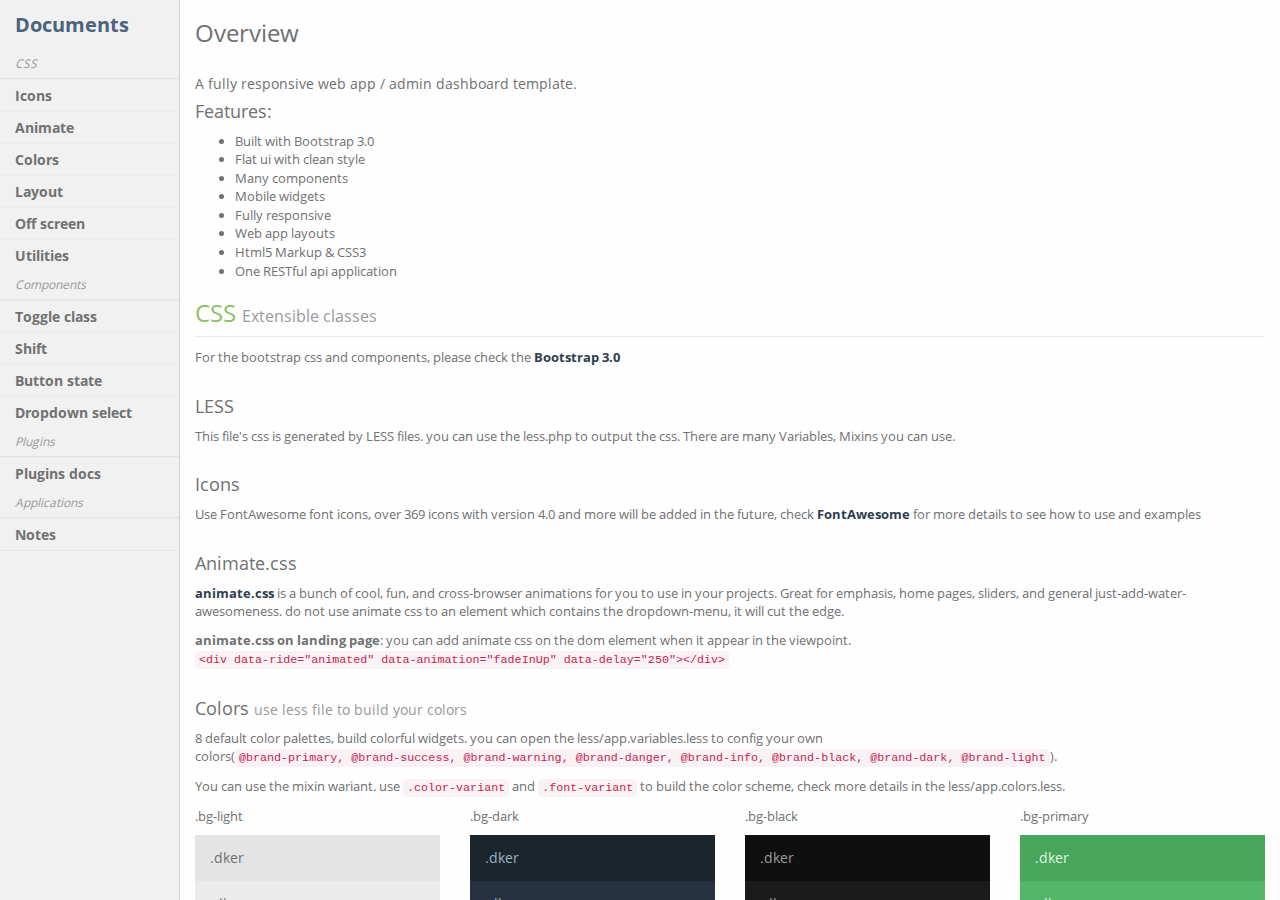
<file: docs.html>
<!DOCTYPE html>
<html lang="en" class="app">
<head>
  <meta charset="utf-8" />
  <title>Notebook | Web Application</title>
  <meta name="description" content="app, web app, responsive, admin dashboard, admin, flat, flat ui, ui kit, off screen nav" />
  <meta name="viewport" content="width=device-width, initial-scale=1, maximum-scale=1" /> 
  <link rel="stylesheet" href="css/bootstrap.css" type="text/css" />
  <link rel="stylesheet" href="css/animate.css" type="text/css" />
  <link rel="stylesheet" href="css/font-awesome.min.css" type="text/css" />
  <link rel="stylesheet" href="css/font.css" type="text/css" />
    <link rel="stylesheet" href="css/app.css" type="text/css" />
  <!--[if lt IE 9]>
    <script src="js/ie/html5shiv.js"></script>
    <script src="js/ie/respond.min.js"></script>
    <script src="js/ie/excanvas.js"></script>
  <![endif]-->
</head>
<body>
    <section class="hbox stretch">
    <!-- .aside -->
    <aside class="bg-light aside b-r animated fadeInLeftBig">
      <section class="vbox">
        <header class="header b-b navbar">
          <a class="btn btn-link pull-right visible-xs" data-toggle="class:show" data-target=".nav-primary">
            <i class="fa fa-bars"></i>
          </a>
          <a href="index.html" class="navbar-brand">Documents</a>
        </header>
        <section class="scrollable">
          <nav class="nav-primary hidden-xs nav-docs">
            <ul class="nav">
              <li class="dropdown-header b-b b-light"><em>CSS</em></li>
              <li><a href="#icons">Icons</a></li>
              <li><a href="#animate">Animate</a></li>
              <li><a href="#colors">Colors</a></li>
              <li><a href="#layout">Layout</a></li>
              <li><a href="#offscreen">Off screen</a></li>
              <li><a href="#utilities">Utilities</a></li>                  
              <li class="dropdown-header b-b b-light"><em>Components</em></li>
              <li><a href="#toggle-class">Toggle class</a></li>
              <li><a href="#shift">Shift</a></li>
              <li><a href="#button-state">Button state</a></li>
              <li><a href="#dropdown-select">Dropdown select</a></li>
              <li class="dropdown-header b-b b-light"><em>Plugins</em></li>
              <li><a href="#plugins">Plugins docs</a></li>
              <li class="dropdown-header b-b b-light"><em>Applications</em></li>
              <li><a href="#notes">Notes</a></li>
            </ul>
          </nav>
        </section>
      </section>
    </aside>
    <!-- /.aside -->
    <section id="content">
      <section class="vbox">
        <section class="scrollable bg-light lter" data-spy="scroll" data-target=".nav-primary">
          <section  id="docs">
            <div class="clearfix padder">
              <h3>Overview</h3>
              <h5 class="m-t-lg">A fully responsive web app / admin dashboard template.</h5>
              <h4>Features:</h4>
              <ul>
                <li>Built with Bootstrap 3.0</li>
                <li>Flat ui with clean style</li>
                <li>Many components</li>
                <li>Mobile widgets</li>
                <li>Fully responsive</li>
                <li>Web app layouts</li>
                <li>Html5 Markup & CSS3</li>
                <li>One RESTful api application</li>
              </ul>
              <h3 class="text-success">CSS <small>Extensible classes</small></h3>
              <div class="line"></div>
              <p id="bootstrap">For the bootstrap css and components, please check the <strong><a href="http://getbootstrap.com">Bootstrap 3.0</a></strong></p>

              <h4 id="icons" class="m-t-lg">LESS</h4>
              <p>This file's css is generated by LESS files. you can use the less.php to output the css. There are many Variables, Mixins you can use.</p>

              <h4 id="icons" class="m-t-lg">Icons</h4>
              <p>Use FontAwesome font icons, over 369 icons with version 4.0 and more will be added in the future, check <strong><a href="http://fortawesome.github.io/Font-Awesome/">FontAwesome</a></strong> for more details to see how to use and examples</p>

              <h4 id="animate" class="m-t-lg">Animate.css</h4>
              <p><a href="http://daneden.me/animate/"><strong>animate.css</strong></a> is a bunch of cool, fun, and cross-browser animations for you to use in your projects. Great for emphasis, home pages, sliders, and general just-add-water-awesomeness. do not use animate css to an element which contains the dropdown-menu, it will cut the edge.</p>
              <p><strong>animate.css on landing page</strong>: you can add animate css on the dom element when it appear in the viewpoint. <code>&lt;div data-ride="animated" data-animation="fadeInUp" data-delay="250">&lt;/div></code></p>

              <h4 id="colors" class="m-t-lg">Colors <small>use less file to build your colors</small></h4>
              <p>8 default color palettes, build colorful widgets. you can open the less/app.variables.less to config your own colors(<code>@brand-primary, @brand-success, @brand-warning, @brand-danger, @brand-info, @brand-black, @brand-dark, @brand-light</code>).
              </p>
              <p>You can use the mixin wariant. use <code>.color-variant</code> and <code>.font-variant</code> to build the color scheme, check more details in the less/app.colors.less.</p>
              <div class="row">
                <div class="col-sm-3">
                  <p>.bg-light</p>
                  <div class="bg-light">
                    <h5 class="dker m-n wrapper">.dker</h5>
                    <h5 class="dk m-n wrapper">.dk</h5>
                    <h5 class=" m-n wrapper">.bg-light</h5>
                    <h5 class="lt m-n wrapper">.lt</h5>
                    <h5 class="lter m-n wrapper">.lter</h5>
                  </div>
                </div>                
                <div class="col-sm-3">
                  <p>.bg-dark</p>
                  <div class="bg-dark">
                    <h5 class="dker m-n wrapper">.dker</h5>
                    <h5 class="dk m-n wrapper">.dk</h5>
                    <h5 class=" m-n wrapper">.bg-dark</h5>
                    <h5 class="lt m-n wrapper">.lt</h5>
                    <h5 class="lter m-n wrapper">.lter</h5>
                  </div>
                </div>
                <div class="col-sm-3">
                  <p>.bg-black</p>
                  <div class="bg-black">
                    <h5 class="dker m-n wrapper">.dker</h5>
                    <h5 class="dk m-n wrapper">.dk</h5>
                    <h5 class=" m-n wrapper">.bg-black</h5>
                    <h5 class="lt m-n wrapper">.lt</h5>
                    <h5 class="lter m-n wrapper">.lter</h5>
                  </div>
                </div>
                <div class="col-sm-3">
                  <p>.bg-primary</p>
                  <div class="bg-primary">
                    <h5 class="dker m-n wrapper">.dker</h5>
                    <h5 class="dk m-n wrapper">.dk</h5>
                    <h5 class=" m-n wrapper">.bg-primary</h5>
                    <h5 class="lt m-n wrapper">.lt</h5>
                    <h5 class="lter m-n wrapper">.lter</h5>
                  </div>
                </div>
              </div>
              <div class="row m-t-sm">                
                <div class="col-sm-3">
                  <p>.bg-success</p>
                  <div class="bg-success">
                    <h5 class="dker m-n wrapper">.dker</h5>
                    <h5 class="dk m-n wrapper">.dk</h5>
                    <h5 class=" m-n wrapper">.bg-success</h5>
                    <h5 class="lt m-n wrapper">.lt</h5>
                    <h5 class="lter m-n wrapper">.lter</h5>
                  </div>
                </div>
                <div class="col-sm-3">
                  <p>.bg-info</p>
                  <div class="bg-info">
                    <h5 class="dker m-n wrapper">.dker</h5>
                    <h5 class="dk m-n wrapper">.dk</h5>
                    <h5 class=" m-n wrapper">.bg-info</h5>
                    <h5 class="lt m-n wrapper">.lt</h5>
                    <h5 class="lter m-n wrapper">.lter</h5>
                  </div>
                </div>
                <div class="col-sm-3">
                  <p>.bg-warning</p>
                  <div class="bg-warning">
                    <h5 class="dker m-n wrapper">.dker</h5>
                    <h5 class="dk m-n wrapper">.dk</h5>
                    <h5 class=" m-n wrapper">.bg-warning</h5>
                    <h5 class="lt m-n wrapper">.lt</h5>
                    <h5 class="lter m-n wrapper">.lter</h5>
                  </div>
                </div>
                <div class="col-sm-3">
                  <p>.bg-danger</p>
                  <div class="bg-danger">
                    <h5 class="dker m-n wrapper">.dker</h5>
                    <h5 class="dk m-n wrapper">.dk</h5>
                    <h5 class=" m-n wrapper">.bg-danger</h5>
                    <h5 class="lt m-n wrapper">.lt</h5>
                    <h5 class="lter m-n wrapper">.lter</h5>
                  </div>
                </div>
              </div>
              <h4 id="layout" class="m-t-lg">Layout</h4>
              <p>use .vbox(vertical box) and .hbox(horizontal box) to build the web application layout. you can build the complicated layout as you want.</p>
              <h5><strong>hbox</strong></h5>
              <p>hbox is a horizontal wrapper that you can put columns in it. you can put <code>&lt;aside></code> and <code>&lt;section></code> in it. </p>
              <pre><code class="html"><section class="hbox"><aside class="aside-lg"></aside><section></section></section></code></pre>
              <p>you can use <code>.aside, .aside-sm, .aside-md, .aside-lg</code> to set the width of an aside wrapper. also you can use the Bootstrap grid system, like <code>.col-6, .col-7</code>...</p>
              <p>.stretch box has the 100% height. <code>&lt;section class="hbox stretch">&lt;/section></code></p>
              <h5><strong>vbox</strong></h5>
              <p>vbox is a vertical wrapper that you can put the row in it. </p>
              <pre><code class="html"><section class="vbox"><header class="header"></header><section class="w-f"></section><footer class="footer"></footer></section></code></pre>
              <p>.w-f means this vbox have a footer</p>
              <p>.flex vbox let you put a flex height of the header/footer.</p>
              <pre><code class="html">&lt;section class="vbox flex"><header></header><section><section><section></section></section></section><footer></footer>&lt;/section></code></pre>
              <h5><strong>Example</strong></h5>
              <div class="row">
                <div class="col-sm-6">
                  <p>.hbox</p>
                  <div style="height:250px">
                    <div class="app">
                      <section class="hbox stretch bg-light">
                        <aside class="lt">aside</aside>
                        <section>section</section>
                        <aside class="dk">aside</aside>
                      </section>
                    </div>
                  </div>
                </div>
                <div class="col-sm-6">
                  <p>.vbox</p>
                  <div style="height:250px">
                    <div class="app">
                      <section class="vbox bg-light">
                        <header class="header lt"><span class="pull-in">header</span></header>
                        <footer class="footer dk"><span class="pull-in">footer</span></footer>
                        <section>section</section>                    
                      </section>
                    </div>
                  </div>
                </div>
              </div>
              <h5><strong>Application layout</strong></h5>
              <p>you can use the .app on the html tag to build the app layout <code>&lt;html class="app">&lt;/html></code></p>
              <h4 id="offscreen" class="m-t-lg">Off screen nav</h4>
              <p>Support three nav styles on mobile, "Pull down", "push left", "push right"</p>
              <h5><strong>Pull down</strong></h5>
              <p>use <code>data-toggle="class:show" data-target=".nav-primary"</code> to trigger the nav pull down in the header</p>
        <pre><code class="html"><a class="btn btn-link visible-xs" data-toggle="class:show" data-target=".nav-primary">
          <i class="icon-reorder"></i>
        </a></code></pre>
              <h5><strong>off screen push left</strong></h5>
              <p>use <code>data-toggle="class:nav-off-screen" data-target="#nav"</code> to trigger the off screen nav</p>
        <pre><code class="html"><a class="btn btn-link visible-xs" data-toggle="class:nav-off-screen" data-target="#nav">
        <i class="icon-reorder"></i>
        </a></code></pre>
              <p>use <code>data-toggle="class:nav-off-screen" data-target="#nav"</code> to toggle back in the body</p>
        <pre><code class="html"><a href="#" class="hide nav-off-screen-block" data-toggle="class:nav-off-screen" data-target="#nav"></a></code></pre>
              <h5><strong>off screen push right</strong></h5>
              <p>use <code>data-toggle="class:nav-off-screen push-right" data-target="body"</code></p>
        <pre><code class="html"><a class="btn btn-link visible-xs" data-toggle="class:nav-off-screen push-right" data-target="body">
        <i class="icon-reorder"></i>
        </a></code></pre>


              <h3 id="utilities" class="text-danger">CSS Utilities</h3>
              <table class="table table-border">
                <tbody>
                  <tr class="bg-light">
                    <td colspan="2">Button size <em>(Specific button size)</em></td>
                  </tr>
                  <tr>
                    <td>.btn-s-xs</td>
                    <td>width:90px</td>
                  </tr>
                  <tr>
                    <td>.btn-s-sm</td>
                    <td>width:100px</td>
                  </tr>
                  <tr>
                    <td>.btn-s-md</td>
                    <td>width:120px</td>
                  </tr>
                  <tr>
                    <td>.btn-s-lg</td>
                    <td>width:150px</td>
                  </tr>
                  <tr>
                    <td>.btn-s-xl</td>
                    <td>width:200px</td>
                  </tr>
                  <tr class="bg-light">
                    <td colspan="2">Vertical align <em>(When you use the .hbox you can use these classes on the aside)</em></td>
                  </tr>
                  <tr>
                    <td>.v-middle</td>
                    <td>vertical align: middle</td>
                  </tr>
                  <tr>
                    <td>.v-top</td>
                    <td>vertical align: top</td>
                  </tr>
                  <tr>
                    <td>.v-bottom</td>
                    <td>vertical align: bottom</td>
                  </tr>
                  <tr class="bg-light">
                    <td colspan="2">Margin</td>
                  </tr>
                  <tr>
                    <td>.m</td>
                    <td>margin: 15px</td>
                  </tr>
                  <tr>
                    <td>.m-xs</td>
                    <td>margin: 5px</td>
                  </tr>
                  <tr>
                    <td>.m-sm</td>
                    <td>margin: 10px</td>
                  </tr>
                  <tr>
                    <td>.m-md</td>
                    <td>margin: 20px</td>
                  </tr>
                  <tr>
                    <td>.m-lg</td>
                    <td>margin: 30px</td>
                  </tr>
                  <tr>
                    <td>.m-n</td>
                    <td>margin: 0px</td>
                  </tr>
                  <tr>
                    <td>.m-l</td>
                    <td>margin-left: 15px</td>
                  </tr>
                  <tr>
                    <td>.m-l-xs</td>
                    <td>margin-left: 5px</td>
                  </tr>
                  <tr>
                    <td>.m-l-sm</td>
                    <td>margin-left: 10px</td>
                  </tr>
                  <tr>
                    <td>.m-l-md</td>
                    <td>margin-left: 20px</td>
                  </tr>
                  <tr>
                    <td>.m-l-lg</td>
                    <td>margin-left: 30px</td>
                  </tr>
                  <tr>
                    <td>.m-l-xl</td>
                    <td>margin-left: 40px</td>
                  </tr>
                  <tr>
                    <td>.m-l-none</td>
                    <td>margin-left: 0px</td>
                  </tr>
                  <tr>
                    <td>.m-l-n</td>
                    <td>margin-left: -15px</td>
                  </tr>
                  <tr>
                    <td>.m-l-n-xxs</td>
                    <td>margin-left: -1px</td>
                  </tr>
                  <tr>
                    <td>.m-l-n-xs</td>
                    <td>margin-left: -5px</td>
                  </tr>
                  <tr>
                    <td>.m-l-n-sm</td>
                    <td>margin-left: -10px</td>
                  </tr>
                  <tr>
                    <td>.m-l-n-md</td>
                    <td>margin-left: -20px</td>
                  </tr>
                  <tr>
                    <td>.m-l-n-lg</td>
                    <td>margin-left: -30px</td>
                  </tr>
                  <tr>
                    <td>.m-l-n-xl</td>
                    <td>margin-left: -40px</td>
                  </tr>
                  <tr>
                    <td colspan="2">.m-r <em>(margin right)</em> , m-t <em>(margin top)</em> , m-b <em>(margin bottom)</em> have the same classes as the .m-l.</td>
                  </tr>
                  <tr class="bg-light">
                    <td colspan="2">Border</td>
                  </tr>
                  <tr>
                    <td>.b-a</td>
                    <td>border:1px solid @border-color(see app.variables.less)</td>
                  </tr>
                  <tr>
                    <td>.b-l</td>
                    <td>border left</td>
                  </tr>
                  <tr>
                    <td>.b-t</td>
                    <td>border top</td>
                  </tr>
                  <tr>
                    <td>.b-r</td>
                    <td>border right</td>
                  </tr>
                  <tr>
                    <td>.b-b</td>
                    <td>border bottom</td>
                  </tr>
                  <tr>
                    <td>.b-light, .b-dark, .b-primary, .b-success, .b-info, .b-warning, .b-danger, .b-black, .b-white</td>
                    <td>border with specific color.</td>
                  </tr>
                  <tr>
                    <td>.b-2x</td>
                    <td>border width with 2px</td>
                  </tr>
                  <tr>
                    <td>.b-3x</td>
                    <td>border width with 3px</td>
                  </tr>
                  <tr class="bg-light">
                    <td colspan="2">Radius</td>
                  </tr>
                  <tr>
                    <td>.r</td>
                    <td>border-radius: @border-radius-base</td>
                  </tr>
                  <tr>
                    <td>.r-l</td>
                    <td>border-radius: @border-radius-base 0 0 @border-radius-base</td>
                  </tr>
                  <tr>
                    <td>.r-r</td>
                    <td>border-radius: 0 @border-radius-base @border-radius-base 0</td>
                  </tr>
                  <tr>
                    <td>.r-t</td>
                    <td>border-radius: @border-radius-base @border-radius-base 0 0</td>
                  </tr>
                  <tr>
                    <td>.r-b</td>
                    <td>border-radius: 0 0 @border-radius-base @border-radius-base</td>
                  </tr>
                  <tr class="bg-light">
                    <td colspan="2">Others</td>
                  </tr>
                  <tr>
                    <td>.padder</td>
                    <td>padding-left:15px; padding-right:15px</td>
                  </tr>
                  <tr>
                    <td>.padder-v</td>
                    <td>padding-top:15px; padding-bottom:15px</td>
                  </tr>
                  <tr>
                    <td>.wrapper</td>
                    <td>padding:15px</td>
                  </tr>
                  <tr>
                    <td>.text-uc</td>
                    <td>text uppercase</td>
                  </tr>
                  <tr>
                    <td>.text-lt</td>
                    <td>text line through</td>
                  </tr>
                  <tr>
                    <td>.text-ul</td>
                    <td>text under line</td>
                  </tr>
                </tbody>
              </table>
              
              <h3 class="text-info">Components <small>Lightweight components to best practice on mobile</small></h3>
              <div class="line"></div>


              <h4 id="toggle-class">Toggle class</h4>
              <p>It's easy to change a dom class by click on another dom element.</p>
              <h5><strong>Usage</strong></h5>
              <p>
                Add <code>data-toggle="class:className"</code> and <code>data-target="#target"</code> to a link or button to toggle a class.
              </p>
              <h5><strong>Example</strong></h5>
              <button class="btn btn-default m-b" id="btn" data-toggle="class:btn-success" data-target="#btn">
                Toggle the background
              </button>
        <pre><code class="html"><button class="btn btn-default" data-toggle="class:btn-success" data-target="#btn">
          Toggle the background
        </button></code></pre>

              <h4 id="shift" class="m-t-lg">Shift</h4>
              <p>Shift js let you change the dom which have different position from mobile to desktop, it avoid to use duplicate elements.</p>
              <div id="shift-target"><strong>Usage</strong></div>
              <p>
                Add <code>data-toggle="shift:insertBefore"</code> and <code>data-target="#target"</code> to the dom that you want to shift.
              </p>
              <div class="panel shift b-light" data-toggle="shift:insertBefore" data-target="#shift-target"><div class="panel-body">Put me before "Usage" on mobile</div></div>
        <pre><code class="html"><div class="shift" data-toggle="shift:insertBefore" data-target="#shift-target">
          Put me before "Usage" on mobile
        </div></code></pre>
              <p>it also support <code>data-toggle="shift:appendTo"</code>, <code>data-toggle="shift:prependTo"</code>, <code>data-toggle="shift:insertAfter"</code></p>

              <h4 id="button-state" class="m-t-lg">Button state</h4>
              <p>Change the button state when click on it. add <code>.text</code> <code>.text-active</code></p>
              <h5><strong>Example</strong></h5>
              <button class="btn btn-default m-b" data-toggle="button">
                <span class="text">More</span>
                <span class="text-active">Less</span>
              </button>
        <pre><code class="html"><button class="btn btn-default" data-toggle="button">
        <span class="text">More</span>
        <span class="text-active">Less</span>
        </button></code></pre>
              <h5><strong>With icons</strong></h5>
              <button class="btn btn-default m-b" data-toggle="button">
                <span class="text">
                  <i class="fa fa-thumbs-up text-success"></i> 25
                </span>
                <span class="text-active">
                  <i class="fa fa-thumbs-down text-danger"></i> 10
                </span>
              </button>
        <pre><code class="html"><button class="btn btn-default" data-toggle="button">
        <span class="text">
          <i class="fa fa-thumbs-up text-success"></i> 25
        </span>
        <span class="text-active">
          <i class="fa fa-thumbs-down text-danger"></i> 10
        </span>
        </button></code></pre>

        <h4 id="dropdown-select" class="m-t-lg">Dropdown select</h4>
              <p>Support radio and checkbox dropdown select</p>
              <h5><strong>Usage</strong></h5>
              <p>add <code>.dropdown-menu</code> class on dropdown-menu.</p>
              <div class="btn-group">
                <button data-toggle="dropdown" class="btn btn-sm btn-default dropdown-toggle">
                  <span class="dropdown-label">Option1</span> 
                  <span class="caret"></span>
                </button>
                <ul class="dropdown-menu dropdown-select">
                    <li class="active"><a href="#"><input type="radio" name="d-s-r" checked="">Option1</a></li>
                    <li><a href="#"><input type="radio" name="d-s-r">Option2</a></li>
                    <li><a href="#"><input type="radio" name="d-s-r">Option3</a></li>
                    <li class="disabled"><a href="#"><input type="radio" name="d-s-r" disabled="">I'm disabled</a></li>
                </ul>
              </div>
        <pre class="m-t"><code class="html"><div class="btn-group">
        <button data-toggle="dropdown" class="btn btn-sm btn-default dropdown-toggle">
          <span class="dropdown-label">Option1</span> 
          <span class="caret"></span>
        </button>
        <ul class="dropdown-menu dropdown-select">
            <li class="active"><a href="#"><input type="radio" name="d-s-r" checked="">Option1</a></li>
            <li><a href="#"><input type="radio" name="d-s-r">Option2</a></li>
            <li><a href="#"><input type="radio" name="d-s-r">Option3</a></li>
            <li class="disabled"><a href="#"><input type="radio" name="d-s-r" disabled="">I'm disabled</a></li>
        </ul>
        </div>
        </code></pre>
              <div class="btn-group">
                <button data-toggle="dropdown" class="btn btn-sm btn-default dropdown-toggle">
                  <span class="dropdown-label" data-placeholder="Please select">Please select</span> 
                  <span class="caret"></span>
                </button>
                <ul class="dropdown-menu dropdown-select">
                    <li><a href="#"><input type="checkbox" name="d-s-c-1">Option1</a></li>
                    <li><a href="#"><input type="checkbox" name="d-s-c-2">Option2</a></li>
                    <li><a href="#"><input type="checkbox" name="d-s-c-3">Option3</a></li>
                    <li><a href="#"><input type="checkbox" name="d-s-c-4">Option4</a></li>
                    <li><a href="#"><input type="checkbox" name="d-s-c-5">Option5</a></li>
                </ul>
              </div>
        <pre class="m-t"><code class="html"><div class="btn-group">
        <button data-toggle="dropdown" class="btn btn-sm btn-default dropdown-toggle">
          <span class="dropdown-label" data-placeholder="Please select">Please select</span> 
          <span class="caret"></span>
        </button>
        <ul class="dropdown-menu dropdown-select">
            <li><a href="#"><input type="checkbox" name="d-s-c-1">Option1</a></li>
            <li><a href="#"><input type="checkbox" name="d-s-c-2">Option2</a></li>
            <li><a href="#"><input type="checkbox" name="d-s-c-3">Option3</a></li>
            <li><a href="#"><input type="checkbox" name="d-s-c-4">Option4</a></li>
            <li><a href="#"><input type="checkbox" name="d-s-c-5">Option5</a></li>
        </ul>
        </div>
        </code></pre>
        <h3 class="text-info" id="plugins">Plugins</h3>
        <div class="line"></div>                   
        <div class="row">
          <div class="col-md-6">
              <h4 class="m-t-lg">Fuelux</h4>
              <p>Check the online <a href="https://github.com/ExactTarget/fuelux"><strong>document</strong></a>. </p>
              <p>enhanced the pillbox.</p>

              <h4 class="m-t-lg">Fullcalendar</h4>
              <p>Check the online <a href="http://arshaw.com/fullcalendar/"><strong>document</strong></a>. </p>
              <p>Use pillbox to create an event and drag on to the calendar. it also use jquery touch-punch to support on touchable screen.</p>

              <h4 class="m-t-lg">Calendar</h4>
              <p>Check the online <a href="https://github.com/xero/bootstrap_calendar"><strong>document</strong></a>. </p>

              <h4 class="m-t-lg">Datatables</h4>
              <p>Check the online <a href="http://datatables.net/"><strong>document</strong></a>. </p>

              <h4 class="m-t-lg">Google map</h4>
              <p>Check the online <a href="http://hpneo.github.com/gmaps/"><strong>document</strong></a>. </p>

              <h4 class="m-t-lg">Markdown</h4>
              <p>Check the online <a href="https://github.com/OscarGodson/EpicEditor"><strong>document</strong></a>. </p>

              <h4 class="m-t-lg">Nestable</h4>
              <p>Check the online <a href="http://dbushell.github.io/Nestable/"><strong>document</strong></a>. </p>

              <h4 class="m-t-lg">Slider</h4>
              <p>Check the online <a href="http://www.eyecon.ro/bootstrap-slider"><strong>document</strong></a>. </p>

              <h4 class="m-t-lg">WYSISYG</h4>
              <p>Check the online <a href="http://github.com/mindmup/bootstrap-wysiwyg"><strong>document</strong></a>. </p>
          </div>
          <div class="col-md-6">
              <h4 class="m-t-lg">Sortable</h4>
              <p>Check the online <a href="http://farhadi.ir/projects/html5sortable"><strong>document</strong></a>. </p>

              <h4 class="m-t-lg">Flotchart</h4>
              <p>Check the online <a href="http://www.flotcharts.org/"><strong>document</strong></a>. </p>

              <h4 class="m-t-lg">Sparklines</h4>
              <p>Check the online <a href="http://omnipotent.net/jquery.sparkline"><strong>document</strong></a>. </p>

              <h4 class="m-t-lg">Easy pie chart</h4>
              <p>Check the online <a href="http://rendro.github.io/easy-pie-chart"><strong>document</strong></a>. </p>

              <h4 class="m-t-lg">Parsley</h4>
              <p>Check the online <a href="http://parsleyjs.org/"><strong>document</strong></a>. </p>
              
              <h4 class="m-t-lg">Select2</h4>
              <p>Check the online <a href="http://ivaynberg.github.io/select2/"><strong>document</strong></a>. </p>

              <h4 class="m-t-lg">Combodate</h4>
              <p>Check the online <a href="http://vitalets.github.io/combodate/"><strong>document</strong></a>. </p>

              <h4 class="m-t-lg">Datepicker</h4>
              <p>Check the online <a href="http://www.eyecon.ro/bootstrap-datepicker"><strong>document</strong></a>. </p>

              <h4 class="m-t-lg">File-input</h4>
              <p>Check the online <a href="http://dev.tudosobreweb.com.br/bootstrap-filestyle/"><strong>document</strong></a>. </p>

              <h4 class="m-t-lg">Intro</h4>
              <p>Check the online <a href="https://github.com/usablica/intro.js"><strong>document</strong></a>. </p>
          </div>
        </div>
              <h3 class="text-primary">Applications <small>built with Backbone</small></h3>
              <div class="line"></div>
              <h4 id="notes" class="m-t-lg">Notes</h4>
              <p>Notes is web application with CRUD(create, read, update, delete) and Search function. it built with Backbone and underscore, also used moment.js for time display. it use backbone localStorage for data model. but also you can replace with the RESTful api. </p>

              <p>It use php <a href="http://www.slimframework.com/">Slim framework</a> for the RESTful api. </p>
              <ol>
                <li>Create a Mysql database 'app'</li>
                <li>Use the 'api/notes.sql' to create a note table</li>
                <li>Change the 'api/index.php' to config the database address/name/password</li>
                <li>Change the 'js/apps/notes.js', switch the 'localStorage' to 'url' in the Notelist collection. (comment the line 32 and remove the comment on line 35)</li>
              </ol>

              <h4 id="tasks" class="m-t-lg">Chrome app</h4>
              <p>For more how to build chrome app, please check <a href="http://developer.chrome.com/apps/first_app.html" class="text-info"><strong>here</strong></a> </p>

              <h4 class="m-t-lg">Cross browser compatibility</h4>
              <p>Use response.js to support IE8 media queries and html5.js to support html5 markups.</p>
        <pre><code class="html"><!--[if lt IE 9]>
        <script src="js/ie/respond.min.js"></script>
        <script src="js/ie/html5.js"></script>
        <script src="js/ie/excanvas.js"></script>
        <![endif]--></code></pre>       
            </div>
          </section>
        </section>
      </section>
    </section>
  </section>
  <script src="js/jquery.min.js"></script>
  <!-- Bootstrap -->
  <script src="js/bootstrap.js"></script>
  <!-- App -->
  <script src="js/app.js"></script>
  <script src="js/app.plugin.js"></script>
  <script src="js/slimscroll/jquery.slimscroll.min.js"></script>
  
</body>
</html>
</file>
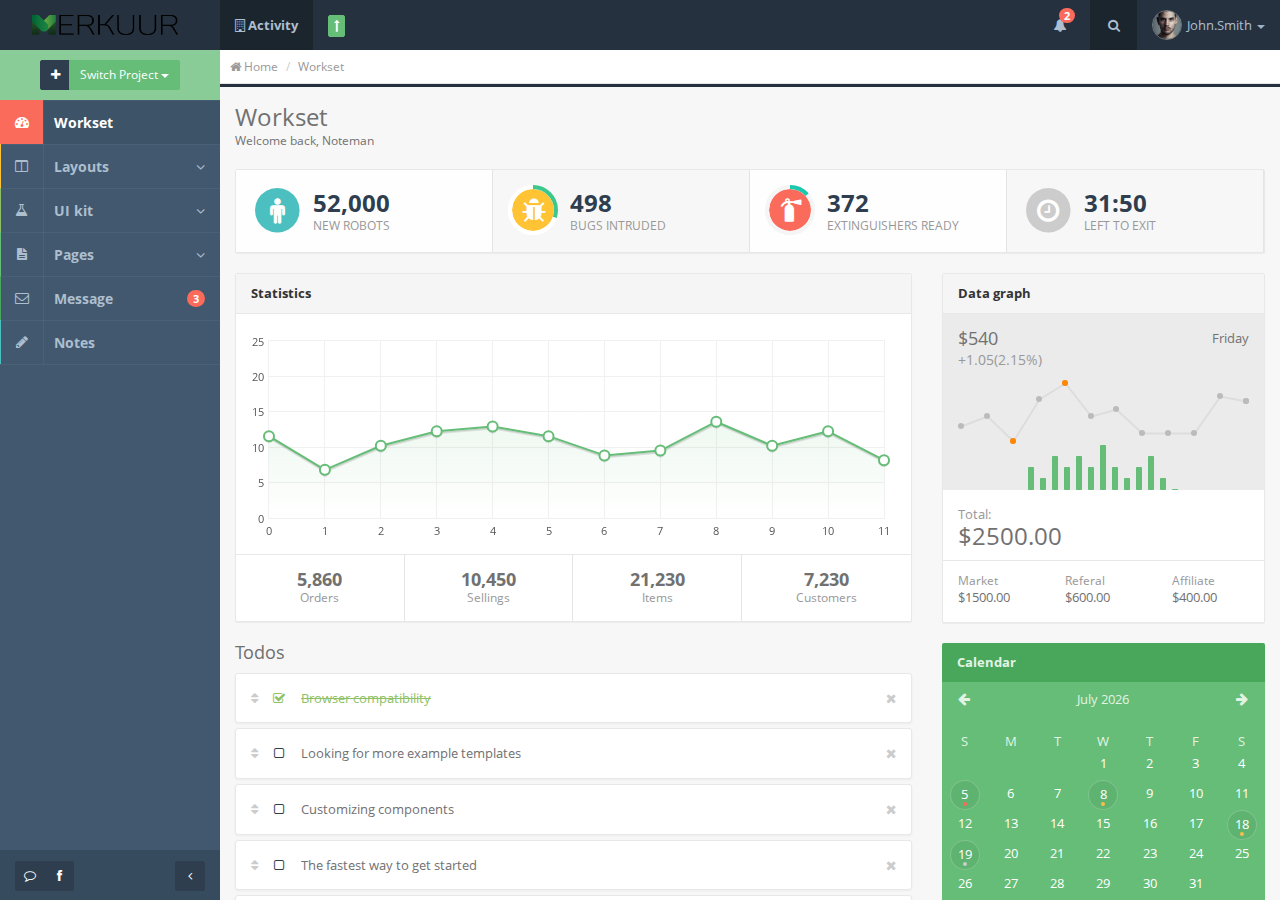
<file: examples.html>
<!DOCTYPE html>
<html lang="en" class="app">
<head>
  <meta charset="utf-8" />
  <title>Notebook | Web Application</title>
  <meta name="description" content="app, web app, responsive, admin dashboard, admin, flat, flat ui, ui kit, off screen nav" />
  <meta name="viewport" content="width=device-width, initial-scale=1, maximum-scale=1" /> 
  <link rel="stylesheet" href="css/bootstrap.css" type="text/css" />
  <link rel="stylesheet" href="css/animate.css" type="text/css" />
  <link rel="stylesheet" href="css/font-awesome.min.css" type="text/css" />
  <link rel="stylesheet" href="css/font.css" type="text/css" />
  <link rel="stylesheet" href="js/calendar/bootstrap_calendar.css" type="text/css" />
  <link rel="stylesheet" href="css/app.css" type="text/css" />
  <!--[if lt IE 9]>
    <script src="js/ie/html5shiv.js"></script>
    <script src="js/ie/respond.min.js"></script>
    <script src="js/ie/excanvas.js"></script>
  <![endif]-->
</head>
<body>
  <section class="vbox">
    <header class="bg-dark dk header navbar navbar-fixed-top-xs">
      <div class="navbar-header aside-md">
        <a class="btn btn-link visible-xs" data-toggle="class:nav-off-screen,open" data-target="#nav,html">
          <i class="fa fa-bars"></i>
        </a>
        <a href="#" class="navbar-brand" data-toggle="fullscreen"><img src="images/logo.png" class="m-r-sm">Notebook</a>
        <a class="btn btn-link visible-xs" data-toggle="dropdown" data-target=".nav-user">
          <i class="fa fa-cog"></i>
        </a>
      </div>
      <ul class="nav navbar-nav hidden-xs">
        <li class="dropdown">
          <a href="#" class="dropdown-toggle dker" data-toggle="dropdown">
            <i class="fa fa-building-o"></i> 
            <span class="font-bold">Activity</span>
          </a>
          <section class="dropdown-menu aside-xl on animated fadeInLeft no-borders lt">
            <div class="wrapper lter m-t-n-xs">
              <a href="#" class="thumb pull-left m-r">
                <img src="images/avatar.jpg" class="img-circle">
              </a>
              <div class="clear">
                <a href="#"><span class="text-white font-bold">@Mike Mcalidek</a></span>
                <small class="block">Art Director</small>
                <a href="#" class="btn btn-xs btn-success m-t-xs">Upgrade</a>
              </div>
            </div>
            <div class="row m-l-none m-r-none m-b-n-xs text-center">
              <div class="col-xs-4">
                <div class="padder-v">
                  <span class="m-b-xs h4 block text-white">245</span>
                  <small class="text-muted">Followers</small>
                </div>
              </div>
              <div class="col-xs-4 dk">
                <div class="padder-v">
                  <span class="m-b-xs h4 block text-white">55</span>
                  <small class="text-muted">Likes</small>
                </div>
              </div>
              <div class="col-xs-4">
                <div class="padder-v">
                  <span class="m-b-xs h4 block text-white">2,035</span>
                  <small class="text-muted">Photos</small>
                </div>
              </div>
            </div>
          </section>
        </li>
        <li>
          <div class="m-t m-l">
            <a href="price.html" class="dropdown-toggle btn btn-xs btn-primary" title="Upgrade"><i class="fa fa-long-arrow-up"></i></a>
          </div>
        </li>
      </ul>      
      <ul class="nav navbar-nav navbar-right m-n hidden-xs nav-user">
        <li class="hidden-xs">
          <a href="#" class="dropdown-toggle dk" data-toggle="dropdown">
            <i class="fa fa-bell"></i>
            <span class="badge badge-sm up bg-danger m-l-n-sm count">2</span>
          </a>
          <section class="dropdown-menu aside-xl">
            <section class="panel bg-white">
              <header class="panel-heading b-light bg-light">
                <strong>You have <span class="count">2</span> notifications</strong>
              </header>
              <div class="list-group list-group-alt animated fadeInRight">
                <a href="#" class="media list-group-item">
                  <span class="pull-left thumb-sm">
                    <img src="images/avatar.jpg" alt="John said" class="img-circle">
                  </span>
                  <span class="media-body block m-b-none">
                    Use awesome animate.css<br>
                    <small class="text-muted">10 minutes ago</small>
                  </span>
                </a>
                <a href="#" class="media list-group-item">
                  <span class="media-body block m-b-none">
                    1.0 initial released<br>
                    <small class="text-muted">1 hour ago</small>
                  </span>
                </a>
              </div>
              <footer class="panel-footer text-sm">
                <a href="#" class="pull-right"><i class="fa fa-cog"></i></a>
                <a href="#notes" data-toggle="class:show animated fadeInRight">See all the notifications</a>
              </footer>
            </section>
          </section>
        </li>
        <li class="dropdown hidden-xs">
          <a href="#" class="dropdown-toggle dker" data-toggle="dropdown"><i class="fa fa-fw fa-search"></i></a>
          <section class="dropdown-menu aside-xl animated fadeInUp">
            <section class="panel bg-white">
              <form role="search">
                <div class="form-group wrapper m-b-none">
                  <div class="input-group">
                    <input type="text" class="form-control" placeholder="Search">
                    <span class="input-group-btn">
                      <button type="submit" class="btn btn-info btn-icon"><i class="fa fa-search"></i></button>
                    </span>
                  </div>
                </div>
              </form>
            </section>
          </section>
        </li>
        <li class="dropdown">
          <a href="#" class="dropdown-toggle" data-toggle="dropdown">
            <span class="thumb-sm avatar pull-left">
              <img src="images/avatar.jpg">
            </span>
            John.Smith <b class="caret"></b>
          </a>
          <ul class="dropdown-menu animated fadeInRight">
            <span class="arrow top"></span>
            <li>
              <a href="#">Settings</a>
            </li>
            <li>
              <a href="profile.html">Profile</a>
            </li>
            <li>
              <a href="#">
                <span class="badge bg-danger pull-right">3</span>
                Notifications
              </a>
            </li>
            <li>
              <a href="docs.html">Help</a>
            </li>
            <li class="divider"></li>
            <li>
              <a href="modal.lockme.html" data-toggle="ajaxModal" >Logout</a>
            </li>
          </ul>
        </li>
      </ul>      
    </header>
    <section>
      <section class="hbox stretch">
        <!-- .aside -->
        <aside class="bg-dark lter aside-md hidden-print" id="nav">          
          <section class="vbox">
            <header class="header bg-primary lter text-center clearfix">
              <div class="btn-group">
                <button type="button" class="btn btn-sm btn-dark btn-icon" title="New project"><i class="fa fa-plus"></i></button>
                <div class="btn-group hidden-nav-xs">
                  <button type="button" class="btn btn-sm btn-primary dropdown-toggle" data-toggle="dropdown">
                    Switch Project
                    <span class="caret"></span>
                  </button>
                  <ul class="dropdown-menu text-left">
                    <li><a href="#">Project</a></li>
                    <li><a href="#">Another Project</a></li>
                    <li><a href="#">More Projects</a></li>
                  </ul>
                </div>
              </div>
            </header>
            <section class="w-f scrollable">
              <div class="slim-scroll" data-height="auto" data-disable-fade-out="true" data-distance="0" data-size="5px" data-color="#333333">
                
                <!-- nav -->
                <nav class="nav-primary hidden-xs">
                  <ul class="nav">
                    <li  class="active">
                      <a href="index.html"   class="active">
                        <i class="fa fa-dashboard icon">
                          <b class="bg-danger"></b>
                        </i>
                        <span>Workset</span>
                      </a>
                    </li>
                    <li >
                      <a href="#layout"  >
                        <i class="fa fa-columns icon">
                          <b class="bg-warning"></b>
                        </i>
                        <span class="pull-right">
                          <i class="fa fa-angle-down text"></i>
                          <i class="fa fa-angle-up text-active"></i>
                        </span>
                        <span>Layouts</span>
                      </a>
                      <ul class="nav lt">
                        <li >
                          <a href="layout-c.html" >                                                        
                            <i class="fa fa-angle-right"></i>
                            <span>Color option</span>
                          </a>
                        </li>
                        <li >
                          <a href="layout-r.html" >                                                        
                            <i class="fa fa-angle-right"></i>
                            <span>Right nav</span>
                          </a>
                        </li>
                        <li >
                          <a href="layout-h.html" >                                                        
                            <i class="fa fa-angle-right"></i>
                            <span>H-Layout</span>
                          </a>
                        </li>
                      </ul>
                    </li>
                    <li >
                      <a href="#uikit"  >
                        <i class="fa fa-flask icon">
                          <b class="bg-success"></b>
                        </i>
                        <span class="pull-right">
                          <i class="fa fa-angle-down text"></i>
                          <i class="fa fa-angle-up text-active"></i>
                        </span>
                        <span>UI kit</span>
                      </a>
                      <ul class="nav lt">
                        <li >
                          <a href="buttons.html" >                                                        
                            <i class="fa fa-angle-right"></i>
                            <span>Buttons</span>
                          </a>
                        </li>
                        <li >
                          <a href="icons.html" >                            
                            <b class="badge bg-info pull-right">369</b>                                                        
                            <i class="fa fa-angle-right"></i>
                            <span>Icons</span>
                          </a>
                        </li>
                        <li >
                          <a href="grid.html" >                                                        
                            <i class="fa fa-angle-right"></i>
                            <span>Grid</span>
                          </a>
                        </li>
                        <li >
                          <a href="widgets.html" >                            
                            <b class="badge  pull-right">8</b>                                                        
                            <i class="fa fa-angle-right"></i>
                            <span>Widgets</span>
                          </a>
                        </li>
                        <li >
                          <a href="components.html" >                                                        
                            <i class="fa fa-angle-right"></i>
                            <span>Components</span>
                          </a>
                        </li>
                        <li >
                          <a href="list.html" >                                                        
                            <i class="fa fa-angle-right"></i>
                            <span>List group</span>
                          </a>
                        </li>
                        <li >
                          <a href="#table" >                            
                            <i class="fa fa-angle-down text"></i>
                            <i class="fa fa-angle-up text-active"></i>
                            <span>Table</span>
                          </a>
                          <ul class="nav bg">
                            <li >
                              <a href="table-static.html" >
                                <i class="fa fa-angle-right"></i>
                                <span>Table static</span>
                              </a>
                            </li>
                            <li >
                              <a href="table-datatable.html" >
                                <i class="fa fa-angle-right"></i>
                                <span>Datatable</span>
                              </a>
                            </li>
                            <li >
                              <a href="table-datagrid.html" >
                                <i class="fa fa-angle-right"></i>
                                <span>Datagrid</span>
                              </a>
                            </li>
                          </ul>
                        </li>
                        <li >
                          <a href="#form" >                            
                            <i class="fa fa-angle-down text"></i>
                            <i class="fa fa-angle-up text-active"></i>
                            <span>Form</span>
                          </a>
                          <ul class="nav bg">
                            <li >
                              <a href="form-elements.html" >
                                <i class="fa fa-angle-right"></i>
                                <span>Form elements</span>
                              </a>
                            </li>
                            <li >
                              <a href="form-validation.html" >
                                <i class="fa fa-angle-right"></i>
                                <span>Form validation</span>
                              </a>
                            </li>
                            <li >
                              <a href="form-wizard.html" >
                                <i class="fa fa-angle-right"></i>
                                <span>Form wizard</span>
                              </a>
                            </li>
                          </ul>
                        </li>
                        <li >
                          <a href="chart.html" >                                                        
                            <i class="fa fa-angle-right"></i>
                            <span>Chart</span>
                          </a>
                        </li>
                        <li >
                          <a href="fullcalendar.html" >                                                        
                            <i class="fa fa-angle-right"></i>
                            <span>Fullcalendar</span>
                          </a>
                        </li>
                        <li >
                          <a href="portlet.html" >                                                        
                            <i class="fa fa-angle-right"></i>
                            <span>Portlet</span>
                          </a>
                        </li>
                        <li >
                          <a href="timeline.html" >                                                        
                            <i class="fa fa-angle-right"></i>
                            <span>Timeline</span>
                          </a>
                        </li>
                      </ul>
                    </li>
                    <li >
                      <a href="#pages"  >
                        <i class="fa fa-file-text icon">
                          <b class="bg-primary"></b>
                        </i>
                        <span class="pull-right">
                          <i class="fa fa-angle-down text"></i>
                          <i class="fa fa-angle-up text-active"></i>
                        </span>
                        <span>Pages</span>
                      </a>
                      <ul class="nav lt">
                        <li >
                          <a href="gallery.html" >                                                        
                            <i class="fa fa-angle-right"></i>
                            <span>Gallery</span>
                          </a>
                        </li>
                        <li >
                          <a href="profile.html" >                                                        
                            <i class="fa fa-angle-right"></i>
                            <span>Profile</span>
                          </a>
                        </li>
                        <li >
                          <a href="invoice.html" >                                                        
                            <i class="fa fa-angle-right"></i>
                            <span>Invoice</span>
                          </a>
                        </li>
                        <li >
                          <a href="intro.html" >                                                        
                            <i class="fa fa-angle-right"></i>
                            <span>Intro</span>
                          </a>
                        </li>
                        <li >
                          <a href="master.html" >                                                        
                            <i class="fa fa-angle-right"></i>
                            <span>Master</span>
                          </a>
                        </li>
                        <li >
                          <a href="gmap.html" >                                                        
                            <i class="fa fa-angle-right"></i>
                            <span>Google Map</span>
                          </a>
                        </li>
                        <li >
                          <a href="jvectormap.html" >                                                        
                            <i class="fa fa-angle-right"></i>
                            <span>Vector Map</span>
                          </a>
                        </li>
                        <li >
                          <a href="signin.html" >                                                        
                            <i class="fa fa-angle-right"></i>
                            <span>Signin</span>
                          </a>
                        </li>
                        <li >
                          <a href="signup.html" >                                                        
                            <i class="fa fa-angle-right"></i>
                            <span>Signup</span>
                          </a>
                        </li>
                        <li >
                          <a href="404.html" >                                                        
                            <i class="fa fa-angle-right"></i>
                            <span>404</span>
                          </a>
                        </li>
                      </ul>
                    </li>
                    <li >
                      <a href="mail.html"  >
                        <b class="badge bg-danger pull-right">3</b>
                        <i class="fa fa-envelope-o icon">
                          <b class="bg-primary dker"></b>
                        </i>
                        <span>Message</span>
                      </a>
                    </li>
                    <li >
                      <a href="notebook.html"  >
                        <i class="fa fa-pencil icon">
                          <b class="bg-info"></b>
                        </i>
                        <span>Notes</span>
                      </a>
                    </li>
                  </ul>
                </nav>
                <!-- / nav -->
              </div>
            </section>
            
            <footer class="footer lt hidden-xs b-t b-dark">
              <div id="chat" class="dropup">
                <section class="dropdown-menu on aside-md m-l-n">
                  <section class="panel bg-white">
                    <header class="panel-heading b-b b-light">Active chats</header>
                    <div class="panel-body animated fadeInRight">
                      <p class="text-sm">No active chats.</p>
                      <p><a href="#" class="btn btn-sm btn-default">Start a chat</a></p>
                    </div>
                  </section>
                </section>
              </div>
              <div id="invite" class="dropup">                
                <section class="dropdown-menu on aside-md m-l-n">
                  <section class="panel bg-white">
                    <header class="panel-heading b-b b-light">
                      John <i class="fa fa-circle text-success"></i>
                    </header>
                    <div class="panel-body animated fadeInRight">
                      <p class="text-sm">No contacts in your lists.</p>
                      <p><a href="#" class="btn btn-sm btn-facebook"><i class="fa fa-fw fa-facebook"></i> Invite from Facebook</a></p>
                    </div>
                  </section>
                </section>
              </div>
              <a href="#nav" data-toggle="class:nav-xs" class="pull-right btn btn-sm btn-dark btn-icon">
                <i class="fa fa-angle-left text"></i>
                <i class="fa fa-angle-right text-active"></i>
              </a>
              <div class="btn-group hidden-nav-xs">
                <button type="button" title="Chats" class="btn btn-icon btn-sm btn-dark" data-toggle="dropdown" data-target="#chat"><i class="fa fa-comment-o"></i></button>
                <button type="button" title="Contacts" class="btn btn-icon btn-sm btn-dark" data-toggle="dropdown" data-target="#invite"><i class="fa fa-facebook"></i></button>
              </div>
            </footer>
          </section>
        </aside>
        <!-- /.aside -->
        <section id="content">
          <section class="vbox">          
            <section class="scrollable padder">
              <ul class="breadcrumb no-border no-radius b-b b-light pull-in">
                <li><a href="index.html"><i class="fa fa-home"></i> Home</a></li>
                <li class="active">Workset</li>
              </ul>
              <div class="m-b-md">
                <h3 class="m-b-none">Workset</h3>
                <small>Welcome back, Noteman</small>
              </div>
              <section class="panel panel-default">
                <div class="row m-l-none m-r-none bg-light lter">
                  <div class="col-sm-6 col-md-3 padder-v b-r b-light">
                    <span class="fa-stack fa-2x pull-left m-r-sm">
                      <i class="fa fa-circle fa-stack-2x text-info"></i>
                      <i class="fa fa-male fa-stack-1x text-white"></i>
                    </span>
                    <a class="clear" href="#">
                      <span class="h3 block m-t-xs"><strong>52,000</strong></span>
                      <small class="text-muted text-uc">New robots</small>
                    </a>
                  </div>
                  <div class="col-sm-6 col-md-3 padder-v b-r b-light lt">
                    <span class="fa-stack fa-2x pull-left m-r-sm">
                      <i class="fa fa-circle fa-stack-2x text-warning"></i>
                      <i class="fa fa-bug fa-stack-1x text-white"></i>
                      <span class="easypiechart pos-abt" data-percent="100" data-line-width="4" data-track-Color="#fff" data-scale-Color="false" data-size="50" data-line-cap='butt' data-animate="2000" data-target="#bugs" data-update="3000"></span>
                    </span>
                    <a class="clear" href="#">
                      <span class="h3 block m-t-xs"><strong id="bugs">468</strong></span>
                      <small class="text-muted text-uc">Bugs intruded</small>
                    </a>
                  </div>
                  <div class="col-sm-6 col-md-3 padder-v b-r b-light">                     
                    <span class="fa-stack fa-2x pull-left m-r-sm">
                      <i class="fa fa-circle fa-stack-2x text-danger"></i>
                      <i class="fa fa-fire-extinguisher fa-stack-1x text-white"></i>
                      <span class="easypiechart pos-abt" data-percent="100" data-line-width="4" data-track-Color="#f5f5f5" data-scale-Color="false" data-size="50" data-line-cap='butt' data-animate="3000" data-target="#firers" data-update="5000"></span>
                    </span>
                    <a class="clear" href="#">
                      <span class="h3 block m-t-xs"><strong id="firers">359</strong></span>
                      <small class="text-muted text-uc">Extinguishers ready</small>
                    </a>
                  </div>
                  <div class="col-sm-6 col-md-3 padder-v b-r b-light lt">
                    <span class="fa-stack fa-2x pull-left m-r-sm">
                      <i class="fa fa-circle fa-stack-2x icon-muted"></i>
                      <i class="fa fa-clock-o fa-stack-1x text-white"></i>
                    </span>
                    <a class="clear" href="#">
                      <span class="h3 block m-t-xs"><strong>31:50</strong></span>
                      <small class="text-muted text-uc">Left to exit</small>
                    </a>
                  </div>
                </div>
              </section>
              <div class="row">
                <div class="col-md-8">
                  <section class="panel panel-default">
                    <header class="panel-heading font-bold">Statistics</header>
                    <div class="panel-body">
                      <div id="flot-1ine" style="height:210px"></div>
                    </div>
                    <footer class="panel-footer bg-white no-padder">
                      <div class="row text-center no-gutter">
                        <div class="col-xs-3 b-r b-light">
                          <span class="h4 font-bold m-t block">5,860</span>
                          <small class="text-muted m-b block">Orders</small>
                        </div>
                        <div class="col-xs-3 b-r b-light">
                          <span class="h4 font-bold m-t block">10,450</span>
                          <small class="text-muted m-b block">Sellings</small>
                        </div>
                        <div class="col-xs-3 b-r b-light">
                          <span class="h4 font-bold m-t block">21,230</span>
                          <small class="text-muted m-b block">Items</small>
                        </div>
                        <div class="col-xs-3">
                          <span class="h4 font-bold m-t block">7,230</span>
                          <small class="text-muted m-b block">Customers</small>                        
                        </div>
                      </div>
                    </footer>
                  </section>
                </div>
                <div class="col-md-4">
                  <section class="panel panel-default">
                    <header class="panel-heading font-bold">Data graph</header>
                    <div class="bg-light dk wrapper">
                      <span class="pull-right">Friday</span>
                      <span class="h4">$540<br>
                        <small class="text-muted">+1.05(2.15%)</small>
                      </span>
                      <div class="text-center m-b-n m-t-sm">
                          <div class="sparkline" data-type="line" data-height="65" data-width="100%" data-line-width="2" data-line-color="#dddddd" data-spot-color="#bbbbbb" data-fill-color="" data-highlight-line-color="#fff" data-spot-radius="3" data-resize="true" values="280,320,220,385,450,320,345,250,250,250,400,380"></div>
                          <div class="sparkline inline" data-type="bar" data-height="45" data-bar-width="6" data-bar-spacing="6" data-bar-color="#65bd77">10,9,11,10,11,10,12,10,9,10,11,9,8</div>
                      </div>
                    </div>
                    <div class="panel-body">
                      <div>
                        <span class="text-muted">Total:</span>
                        <span class="h3 block">$2500.00</span>
                      </div>
                      <div class="line pull-in"></div>
                      <div class="row m-t-sm">
                        <div class="col-xs-4">
                          <small class="text-muted block">Market</small>
                          <span>$1500.00</span>
                        </div>
                        <div class="col-xs-4">
                          <small class="text-muted block">Referal</small>
                          <span>$600.00</span>
                        </div>
                        <div class="col-xs-4">
                          <small class="text-muted block">Affiliate</small>
                          <span>$400.00</span>
                        </div>
                      </div>
                    </div>
                  </section>
                </div>
              </div>
              <div class="row">
                <div class="col-md-8">
                  <h4 class="m-t-none">Todos</h4>
                  <ul class="list-group gutter list-group-lg list-group-sp sortable">
                    <li class="list-group-item box-shadow">
                      <a href="#" class="pull-right" data-dismiss="alert">
                        <i class="fa fa-times icon-muted"></i>
                      </a>
                      <span class="pull-left media-xs">
                        <i class="fa fa-sort icon-muted fa m-r-sm"></i>
                        <a  href="#todo-1" data-toggle="class:text-lt text-success" class="active">
                          <i class="fa fa-square-o fa-fw text"></i>
                          <i class="fa fa-check-square-o fa-fw text-active text-success"></i>
                        </a>
                      </span>
                      <div class="clear text-success text-lt" id="todo-1">
                        Browser compatibility
                      </div>
                    </li>
                    <li class="list-group-item box-shadow">
                      <a href="#" class="pull-right" data-dismiss="alert">
                        <i class="fa fa-times icon-muted"></i>
                      </a>
                      <span class="pull-left media-xs">
                        <i class="fa fa-sort icon-muted fa m-r-sm"></i>
                        <a  href="#todo-2" data-toggle="class:text-lt text-danger">
                          <i class="fa fa-square-o fa-fw text"></i>
                          <i class="fa fa-check-square-o fa-fw text-active text-danger"></i>
                        </a>
                      </span>
                      <div class="clear" id="todo-2">
                        Looking for more example templates
                      </div>
                    </li>
                    <li class="list-group-item box-shadow">
                      <a href="#" class="pull-right" data-dismiss="alert">
                        <i class="fa fa-times icon-muted"></i>
                      </a>
                      <span class="pull-left media-xs">
                        <i class="fa fa-sort icon-muted fa m-r-sm"></i>
                        <a  href="#todo-3" data-toggle="class:text-lt">
                          <i class="fa fa-square-o fa-fw text"></i>
                          <i class="fa fa-check-square-o fa-fw text-active text-success"></i>
                        </a>
                      </span>
                      <div class="clear" id="todo-3">
                        Customizing components
                      </div>
                    </li>
                    <li class="list-group-item box-shadow">
                      <a href="#" class="pull-right" data-dismiss="alert">
                        <i class="fa fa-times icon-muted"></i>
                      </a>
                      <span class="pull-left media-xs">
                        <i class="fa fa-sort icon-muted fa m-r-sm"></i>
                        <a  href="#todo-4" data-toggle="class:text-lt">
                          <i class="fa fa-square-o fa-fw text"></i>
                          <i class="fa fa-check-square-o fa-fw text-active text-success"></i>
                        </a>
                      </span>
                      <div class="clear" id="todo-4">
                        The fastest way to get started
                      </div>
                    </li>
                    <li class="list-group-item box-shadow">
                      <a href="#" class="pull-right" data-dismiss="alert">
                        <i class="fa fa-times icon-muted"></i>
                      </a>
                      <span class="pull-left media-xs">
                        <i class="fa fa-sort icon-muted fa m-r-sm"></i>
                        <a  href="#todo-5" data-toggle="class:text-lt">
                          <i class="fa fa-square-o fa-fw text"></i>
                          <i class="fa fa-check-square-o fa-fw text-active text-success"></i>
                        </a>
                      </span>
                      <div class="clear" id="todo-5">
                        HTML5 doctype required
                      </div>
                    </li>
                    <li class="list-group-item box-shadow">
                      <a href="#" class="pull-right" data-dismiss="alert">
                        <i class="fa fa-times icon-muted"></i>
                      </a>
                      <span class="pull-left media-xs">
                        <i class="fa fa-sort icon-muted fa m-r-sm"></i>
                        <a  href="#todo-6" data-toggle="class:text-lt">
                          <i class="fa fa-square-o fa-fw text"></i>
                          <i class="fa fa-check-square-o fa-fw text-active text-success"></i>
                        </a>
                      </span>
                      <div class="clear" id="todo-6">
                        LessCSS compiling
                      </div>
                    </li>
                  </ul>                  
                </div>
                <div class="col-md-4">
                  <section class="panel b-light">
                    <header class="panel-heading bg-primary dker no-border"><strong>Calendar</strong></header>
                    <div id="calendar" class="bg-primary m-l-n-xxs m-r-n-xxs"></div>
                    <div class="list-group">
                      <a href="#" class="list-group-item text-ellipsis">
                        <span class="badge bg-danger">7:30</span> 
                        Meet a friend
                      </a>
                      <a href="#" class="list-group-item text-ellipsis"> 
                        <span class="badge bg-success">9:30</span> 
                        Have a kick off meeting with .inc company
                      </a>
                      <a href="#" class="list-group-item text-ellipsis">
                        <span class="badge bg-light">19:30</span>
                        Milestone release
                      </a>
                    </div>
                  </section>                  
                </div>
              </div>
              <div>
                <div class="btn-group m-b" data-toggle="buttons">
                  <label class="btn btn-sm btn-default active">
                    <input type="radio" name="options" id="option1"> Timeline
                  </label>
                  <label class="btn btn-sm btn-default">
                    <input type="radio" name="options" id="option2"> Activity
                  </label>
                </div>
                <section class="comment-list block">
                  <article id="comment-id-1" class="comment-item">
                    <span class="fa-stack pull-left m-l-xs">
                      <i class="fa fa-circle text-info fa-stack-2x"></i>
                      <i class="fa fa-play-circle text-white fa-stack-1x"></i>
                    </span>
                    <section class="comment-body m-b-lg">
                      <header>
                        <a href="#"><strong>John smith</strong></a> shared a <a href="#" class="text-info">video</a> to you
                        <span class="text-muted text-xs">
                          24 minutes ago
                        </span>
                      </header>
                      <div>Lorem ipsum dolor sit amet, consectetur adipiscing elit. Morbi id neque quam.</div>
                    </section>
                  </article>
                  <!-- .comment-reply -->
                  <article id="comment-id-2" class="comment-reply">
                    <article class="comment-item">
                      <a class="pull-left thumb-sm">
                        <img src="images/avatar_default.jpg" class="img-circle">
                      </a>
                      <section class="comment-body m-b-lg">
                        <header>
                          <a href="#"><strong>John smith</strong></a>
                          <span class="text-muted text-xs">
                            26 minutes ago
                          </span>
                        </header>
                        <div> Morbi id neque quam. Aliquam.</div>
                      </section>
                    </article>
                    <article class="comment-item">
                      <a class="pull-left thumb-sm">
                        <img src="images/avatar.jpg" class="img-circle">
                      </a>
                      <section class="comment-body m-b-lg">
                        <header>
                          <a href="#"><strong>Mike</strong></a>
                          <span class="text-muted text-xs">
                            26 minutes ago
                          </span>
                        </header>
                        <div>Good idea.</div>
                      </section>
                    </article>                     
                  </article>                     
                  <!-- / .comment-reply -->
                  <article id="comment-id-2" class="comment-item">
                    <span class="fa-stack pull-left m-l-xs">
                      <i class="fa fa-circle text-danger fa-stack-2x"></i>
                      <i class="fa fa-file-o text-white fa-stack-1x"></i>
                    </span>
                    <section class="comment-body m-b-lg">
                      <header>
                        <a href="#"><strong>John Doe</strong></a>
                        <span class="text-muted text-xs">
                          1 hour ago
                        </span>
                      </header>
                      <div>Lorem ipsum dolor sit amet, consecteter adipiscing elit.</div>
                    </section>
                  </article>
                  <article id="comment-id-2" class="comment-item">
                    <span class="fa-stack pull-left m-l-xs">
                      <i class="fa fa-circle text-success fa-stack-2x"></i>
                      <i class="fa fa-check text-white fa-stack-1x"></i>
                    </span>
                    <section class="comment-body m-b-lg">
                      <header>
                        <a href="#"><strong>Jonathan</strong></a> completed a task
                        <span class="text-muted text-xs">
                          1 hour ago
                        </span>
                      </header>
                      <div>Consecteter adipiscing elit.</div>
                    </section>
                  </article>
                </section>
                <a href="#" class="btn btn-default btn-sm m-b"><i class="fa fa-plus icon-muted"></i> more</a>
              </div>
            </section>
          </section>
          <a href="#" class="hide nav-off-screen-block" data-toggle="class:nav-off-screen" data-target="#nav"></a>
        </section>
        <aside class="bg-light lter b-l aside-md hide" id="notes">
          <div class="wrapper">Notification</div>
        </aside>
      </section>
    </section>
  </section>
  <script src="js/jquery.min.js"></script>
  <!-- Bootstrap -->
  <script src="js/bootstrap.js"></script>
  <!-- App -->
  <script src="js/app.js"></script>
  <script src="js/app.plugin.js"></script>
  <script src="js/slimscroll/jquery.slimscroll.min.js"></script>
    <script src="js/charts/easypiechart/jquery.easy-pie-chart.js"></script>
  <script src="js/charts/sparkline/jquery.sparkline.min.js"></script>
  <script src="js/charts/flot/jquery.flot.min.js"></script>
  <script src="js/charts/flot/jquery.flot.tooltip.min.js"></script>
  <script src="js/charts/flot/jquery.flot.resize.js"></script>
  <script src="js/charts/flot/jquery.flot.grow.js"></script>
  <script src="js/charts/flot/demo.js"></script>

  <script src="js/calendar/bootstrap_calendar.js"></script>
  <script src="js/calendar/demo.js"></script>

  <script src="js/sortable/jquery.sortable.js"></script>

</body>
</html>
</file>
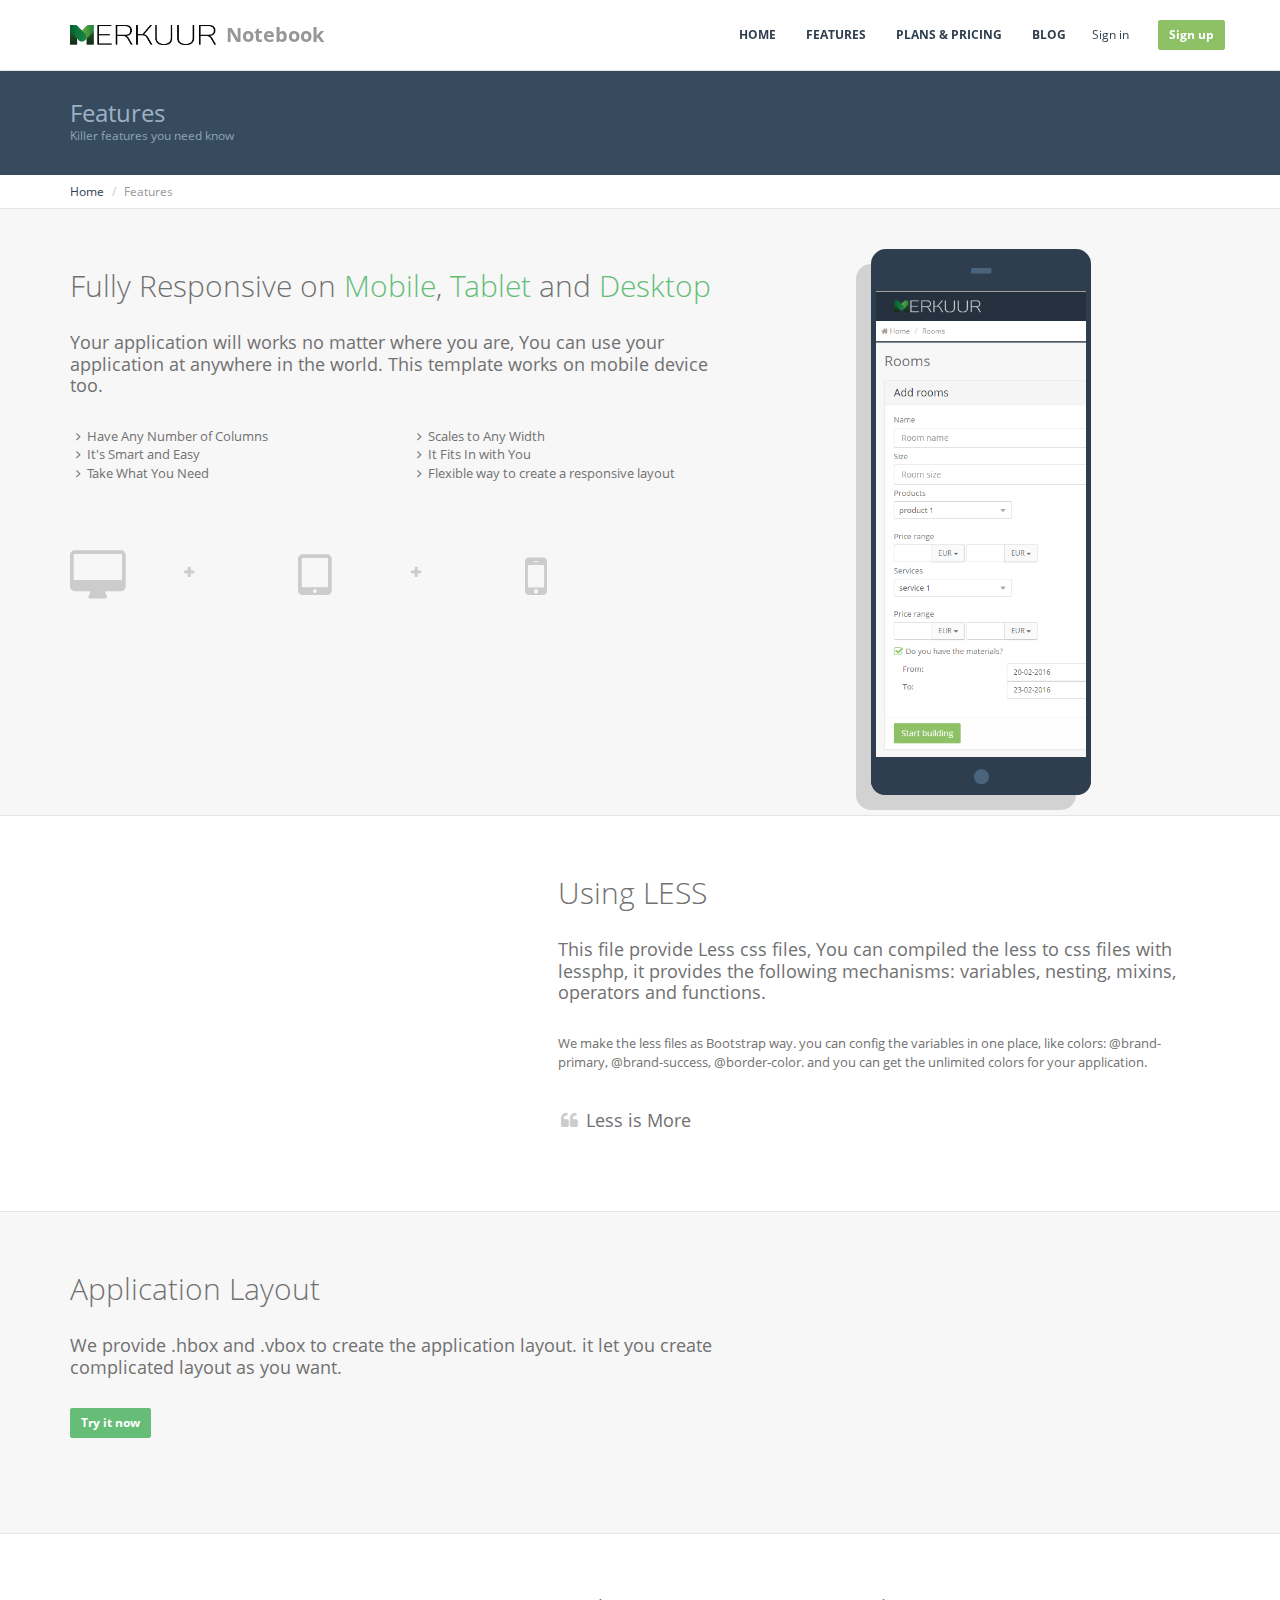
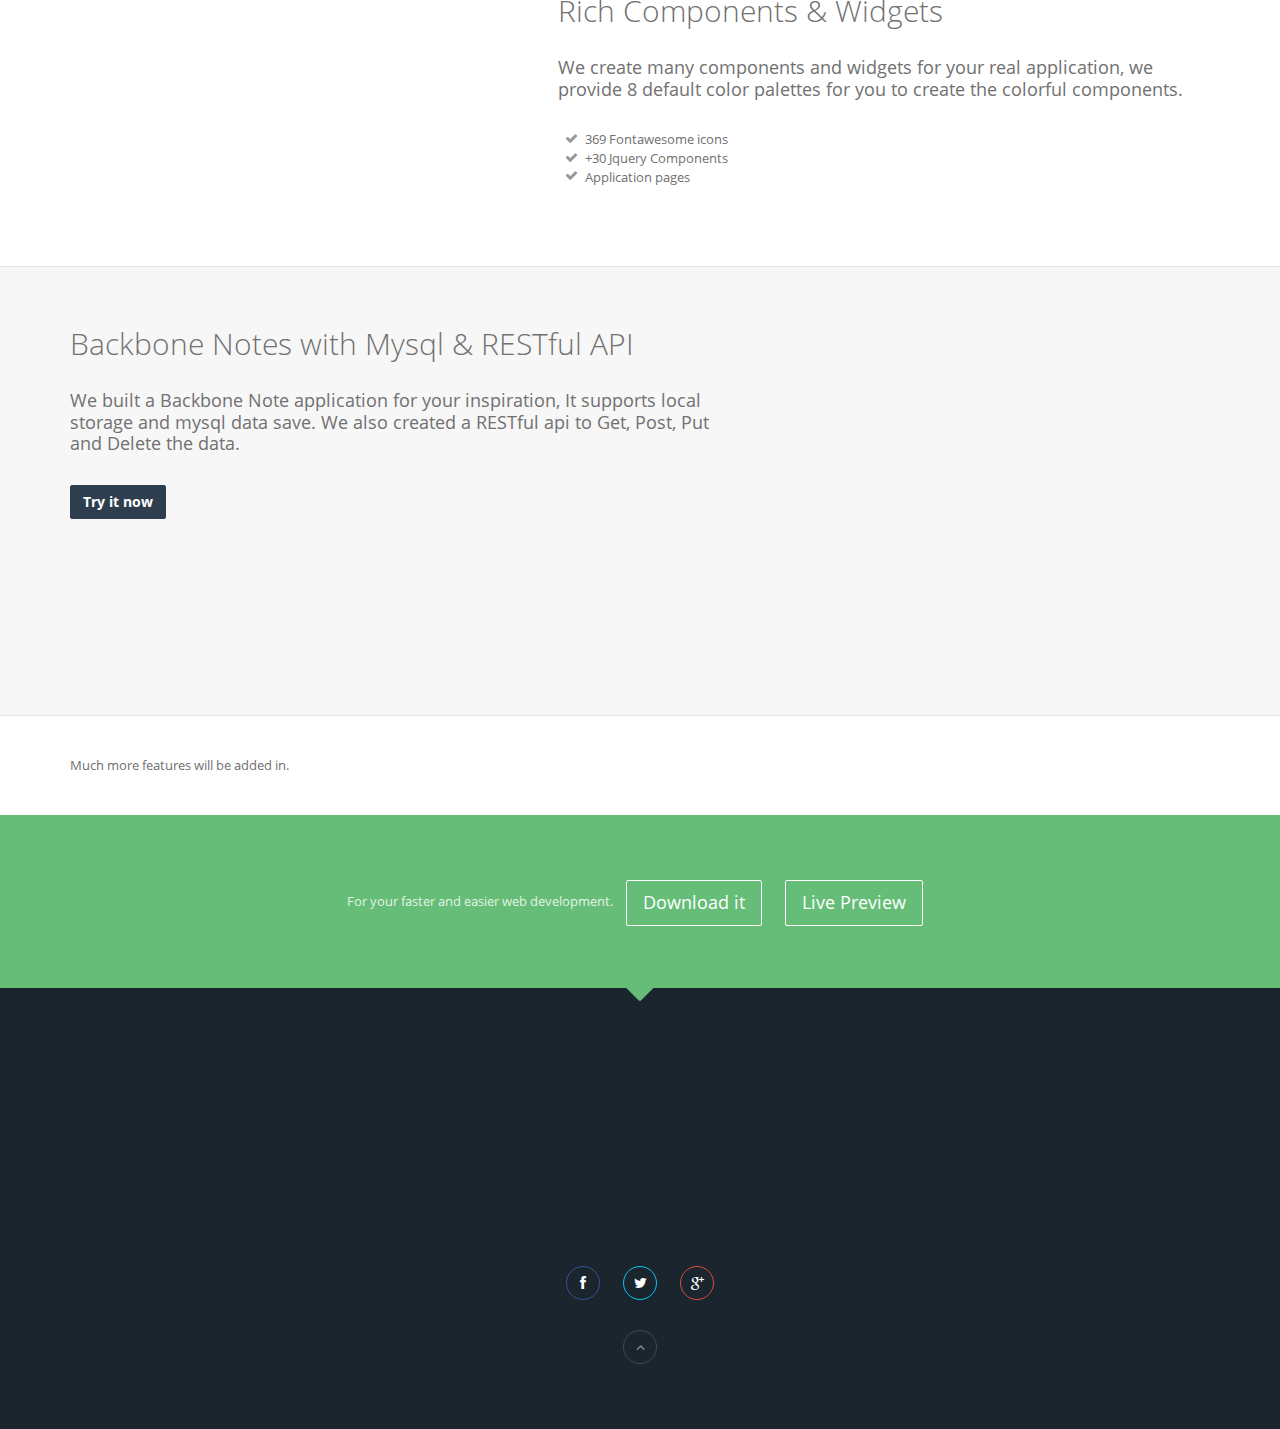
<file: features.html>
<!DOCTYPE html>
<html lang="en" class="">
<head>
  <meta charset="utf-8" />
  <title>Notebook | Web Application</title>
  <meta name="description" content="app, web app, responsive, admin dashboard, admin, flat, flat ui, ui kit, off screen nav" />
  <meta name="viewport" content="width=device-width, initial-scale=1, maximum-scale=1" /> 
  <link rel="stylesheet" href="css/bootstrap.css" type="text/css" />
  <link rel="stylesheet" href="css/animate.css" type="text/css" />
  <link rel="stylesheet" href="css/font-awesome.min.css" type="text/css" />
  <link rel="stylesheet" href="css/font.css" type="text/css" />
  <link rel="stylesheet" href="css/landing.css" type="text/css" />
  <link rel="stylesheet" href="css/app.css" type="text/css" />
  <!--[if lt IE 9]>
    <script src="js/ie/html5shiv.js"></script>
    <script src="js/ie/respond.min.js"></script>
    <script src="js/ie/excanvas.js"></script>
  <![endif]-->
</head>
<body>
  	
  <!-- header -->
  <header id="header" class="navbar navbar-fixed-top bg-white box-shadow b-b b-light"  data-spy="affix" data-offset-top="1">
    <div class="container">
      <div class="navbar-header">        
        <a href="#" class="navbar-brand"><img src="images/logo.png" class="m-r-sm"><span class="text-muted">Notebook</span></a>
        <button class="btn btn-link visible-xs" type="button" data-toggle="collapse" data-target=".navbar-collapse">
          <i class="fa fa-bars"></i>
        </button>
      </div>
      <div class="collapse navbar-collapse">
        <ul class="nav navbar-nav navbar-right">
          <li class="active">
            <a href="landing.html">Home</a>
          </li>
          <li>
            <a href="features.html">Features</a>
          </li>
          <li>
            <a href="price.html">Plans & Pricing</a>
          </li>
          <li>
            <a href="blog.html">Blog</a>
          </li>
          <li>
            <div class="m-t-sm"><a href="signin.html" class="btn btn-link btn-sm">Sign in</a> <a href="signup.html" class="btn btn-sm btn-success m-l"><strong>Sign up</strong></a></div>
          </li>
        </ul>
      </div>
    </div>
  </header>
  <!-- / header -->
	<section id="content">
	  <div class="bg-dark lt">
      <div class="container">
        <div class="m-b-lg m-t-lg">
          <h3 class="m-b-none">Features</h3>
          <small class="text-muted">Killer features you need know</small>
        </div>
      </div>
    </div>
    <div class="bg-white b-b b-light">
      <div class="container">      
        <ul class="breadcrumb no-border bg-empty m-b-none m-l-n-sm">
          <li><a href="landing.html">Home</a></li>
          <li class="active">Features</li>
        </ul>
      </div>
    </div>
    <div>
      <div class="container m-t-xl">
        <div class="row">
          <div class="col-sm-7">
            <h2 class="font-thin m-b-lg">Fully Responsive on <span class="text-primary">Mobile</span>, <span class="text-primary">Tablet</span> and <span class="text-primary">Desktop</span></h2>
            <p class="h4 m-b-lg l-h-1x">Your application will works no matter where you are, You can use your application at anywhere in the world. This template works on mobile device too.
            </p>
            <div class="row m-b-xl">
              <div class="col-sm-6"><i class="fa fa-fw fa-angle-right"></i>Have Any Number of Columns</div>
              <div class="col-sm-6"><i class="fa fa-fw fa-angle-right"></i>Scales to Any Width</div>
              <div class="col-sm-6"><i class="fa fa-fw fa-angle-right"></i>It's Smart and Easy</div>
              <div class="col-sm-6"><i class="fa fa-fw fa-angle-right"></i>It Fits In with You</div>
              <div class="col-sm-6"><i class="fa fa-fw fa-angle-right"></i>Take What You Need</div>
              <div class="col-sm-6"><i class="fa fa-fw fa-angle-right"></i>Flexible way to create a responsive layout</div>
            </div>
            <p class="clearfix">&nbsp;</p>
            <div class="row m-b-xl">
              <div class="col-xs-2"><i class="fa fa-desktop fa-4x icon-muted"></i></div>
              <div class="col-xs-2"><i class="fa fa-plus icon-muted m-t"></i></div>
              <div class="col-xs-2"><i class="fa fa-tablet fa-4x icon-muted"></i></div>
              <div class="col-xs-2"><i class="fa fa-plus icon-muted m-t"></i></div>
              <div class="col-xs-2"><i class="fa fa-mobile fa-4x icon-muted"></i></div>
            </div>
          </div>
          <div class="col-sm-5 text-center">
            <section class="panel bg-dark inline aside-md no-border device phone animated fadeInRightBig">
              <header class="panel-heading text-center">
                <i class="fa fa-minus fa-2x icon-muted m-b-n-xs block"></i>
              </header>
              <div class="m-l-xs m-r-xs">
                <div class="carousel auto slide" id="c-fade" data-interval="3000">
                    <div class="carousel-inner">
                      <div class="item active text-center">
                        <img src="images/phone-2.png" class="img-full" >
                      </div>
                      <div class="item text-center">
                        <img src="images/phone-1.png" class="img-full" >
                      </div>
                    </div>
                </div>
              </div>
              <footer class="bg-dark text-center panel-footer no-border">
                <i class="fa fa-circle icon-muted fa-lg"></i>
              </footer>
            </section>
          </div>
        </div>        
      </div>
    </div>
    <div class="bg-white b-t b-light">
      <div class="container">
        <div class="row m-t-xl m-b-xl">
          <div class="col-sm-5 text-center clearfix m-t-xl" data-ride="animated" data-animation="fadeInLeftBig">
            <div class="h1 font-bold m-t-xl m-b-xl"><span class="fa-2x icon-muted">{less}</span></div>
          </div>
          <div class="col-sm-7">
            <h2 class="font-thin m-b-lg">Using LESS</h2>
            <p class="h4 m-b-lg l-h-1x">This file provide Less css files, You can compiled the less to css files with lessphp, it provides the following mechanisms: variables, nesting, mixins, operators and functions.
            </p>
            <p class="m-b-xl">We make the less files as Bootstrap way. you can config the variables in one place, like colors: @brand-primary, @brand-success, @border-color. and you can get the unlimited colors for your application.</p>
            <p class="m-t-xl m-b-xl h4"><i class="fa fa-quote-left fa-fw fa-1x icon-muted"></i> Less is More</p>
          </div>
        </div>
      </div>
    </div>
    <div class="b-t b-light">
      <div class="container m-t-xl">
        <div class="row">
          <div class="col-sm-7">
            <h2 class="font-thin m-b-lg">Application Layout</h2>
            <p class="h4 m-b-lg l-h-1x">We provide .hbox and .vbox to create the application layout. it let you create complicated layout as you want.
            </p>
            <p class="m-b-xl">
              <a href="index.html" class="btn btn-sm btn-primary font-bold">Try it now</a>
            </p>
          </div>
          <div class="col-sm-5 text-center"  data-ride="animated" data-animation="fadeInUp" >
            <section class="panel bg-dark m-t-lg m-r-n-lg m-b-n-lg no-border device animated fadeInUp">
              <header class="panel-heading text-left">
                <i class="fa fa-circle fa-fw icon-muted"></i>
                <i class="fa fa-circle fa-fw icon-muted"></i>
                <i class="fa fa-circle fa-fw icon-muted"></i>
              </header>
              <img src="images/main.png" class="img-full" >
            </section>
          </div>
        </div>        
      </div>
    </div>
    <div class="bg-white b-t b-light pos-rlt">
      <div class="container">
        <div class="row m-t-xl m-b-xl">
          <div class="col-sm-5 text-center clearfix m-t-xl"  data-ride="animated" data-animation="fadeInLeftBig">
            <div class="h3 font-bold m-t-xl m-b-xl">
              <i class="fa fa-circle text-primary fa-2x"></i>
              <i class="fa fa-circle text-info fa-2x"></i>
              <i class="fa fa-circle text-success fa-2x"></i>
              <i class="fa fa-circle text-warning fa-2x"></i>
              <i class="fa fa-circle text-danger fa-2x"></i>
              <i class="fa fa-circle text-dark fa-2x"></i>
              <i class="fa fa-circle text-light fa-2x"></i>
            </div>
          </div>
          <div class="col-sm-7">
            <h2 class="font-thin m-b-lg">Rich Components & Widgets</h2>
            <p class="h4 m-b-lg l-h-1x">We create many components and widgets for your real application, we provide 8 default color palettes for you to create the colorful components. 
            </p>
            <ul class="m-b-xl fa-ul">
              <li><i class="fa fa-li fa-check text-muted"></i>369 Fontawesome icons</li>
              <li><i class="fa fa-li fa-check text-muted"></i>+30 Jquery Components</li>
              <li><i class="fa fa-li fa-check text-muted"></i>Application pages</li>
            </ul>
          </div>
        </div>
      </div>
    </div>
    <div class="b-t b-light">
      <div class="container m-t-xl">
        <div class="row">
          <div class="col-sm-7">
            <h2 class="font-thin m-b-lg">Backbone Notes with Mysql & RESTful API</h2>
            <p class="h4 m-b-lg l-h-1x">
              We built a Backbone Note application for your inspiration, It supports local storage and mysql data save. We also created a RESTful api to Get, Post, Put and Delete the data.
            </p>
            <p class="m-b-xl">
              <a href="notebook.html" class="btn btn-dark font-bold">Try it now</a>
            </p>
          </div>
          <div class="col-sm-5 text-center" data-ride="animated" data-animation="fadeInRightBig" >
            <section class="panel bg-light m-t-lg m-r-n-lg m-b-n-lg no-border device animated fadeInUp">
              <header class="panel-heading text-left">
                <i class="fa fa-circle fa-fw icon-muted"></i>
                <i class="fa fa-circle fa-fw icon-muted"></i>
                <i class="fa fa-circle fa-fw icon-muted"></i>
              </header>
              <img src="images/app.png" class="img-full" >
            </section>
          </div>
        </div>        
      </div>
    </div>
    <div class="b-t b-light pos-rlt bg-white">
      <div class="container">
        <p class="m-t-xl m-b-xl">Much more features will be added in.  </p>           
      </div>
    </div>
	</section>
  
  <!-- footer -->
  <footer id="footer">
    <div class="bg-primary text-center">
      <div class="container wrapper">
        <div class="m-t-xl m-b">
          For your faster and easier web development.
          <a href="http://themeforest.net/user/Flatfull/portfolio?ref=flatfull" target="_blank" class="btn btn-lg btn-dark b-white bg-empty m-sm">Download it</a>
          <a href="index.html" target="_blank" class="btn btn-lg btn-warning b-white bg-empty m-sm">Live Preview</a>
        </div>
      </div>
      <i class="fa fa-caret-down fa-4x text-primary m-b-n-lg block"></i>
    </div>
    <div class="bg-dark dker wrapper">
      <div class="container text-center m-t-lg">
        <div class="row m-t-xl m-b-xl">
          <div class="col-sm-4" data-ride="animated" data-animation="fadeInLeft" data-delay="300">
            <i class="fa fa-map-marker fa-3x icon-muted"></i>
            <h5 class="text-uc m-b m-t-lg">Find Us</h5>
            <p class="text-sm">23 soe Midlokls <br>
              120002 Loki — UNITED KINGDOM
             </p>
          </div>
          <div class="col-sm-4" data-ride="animated" data-animation="fadeInUp" data-delay="600">
            <i class="fa fa-envelope-o fa-3x icon-muted"></i>
            <h5 class="text-uc m-b m-t-lg">Mail Us</h5>
            <p class="text-sm"><a href="mailto:hey@example.com">info@example.com</a></p>
          </div>
          <div class="col-sm-4" data-ride="animated" data-animation="fadeInRight" data-delay="900">
            <i class="fa fa-globe fa-3x icon-muted"></i>
            <h5 class="text-uc m-b m-t-lg">Join Us</h5>
            <p class="text-sm">Send your resume to <br><a href="mailto:hey@example.com">recruit@example.com</a></p>
          </div>
        </div>
        <div class="m-t-xl m-b-xl">
          <p>
            <a href="#" class="btn btn-icon btn-rounded btn-facebook bg-empty m-sm"><i class="fa fa-facebook"></i></a>
            <a href="#" class="btn btn-icon btn-rounded btn-twitter bg-empty m-sm"><i class="fa fa-twitter"></i></a>
            <a href="#" class="btn btn-icon btn-rounded btn-gplus bg-empty m-sm"><i class="fa fa-google-plus"></i></a>
          </p>
          <p>
            <a href="#content" data-jump="true" class="btn btn-icon btn-rounded btn-dark b-dark bg-empty m-sm text-muted"><i class="fa fa-angle-up"></i></a>
          </p>
        </div>
      </div>
    </div>
  </footer>
  <!-- / footer -->  <script src="js/jquery.min.js"></script>
  <!-- Bootstrap -->
  <script src="js/bootstrap.js"></script>
  <!-- App -->
  <script src="js/app.js"></script>
  <script src="js/app.plugin.js"></script>
  <script src="js/slimscroll/jquery.slimscroll.min.js"></script>
  
  <script src="js/appear/jquery.appear.js"></script>
  <script src="js/scroll/smoothscroll.js"></script>
  <script src="js/landing.js"></script>

</body>
</html>
</file>
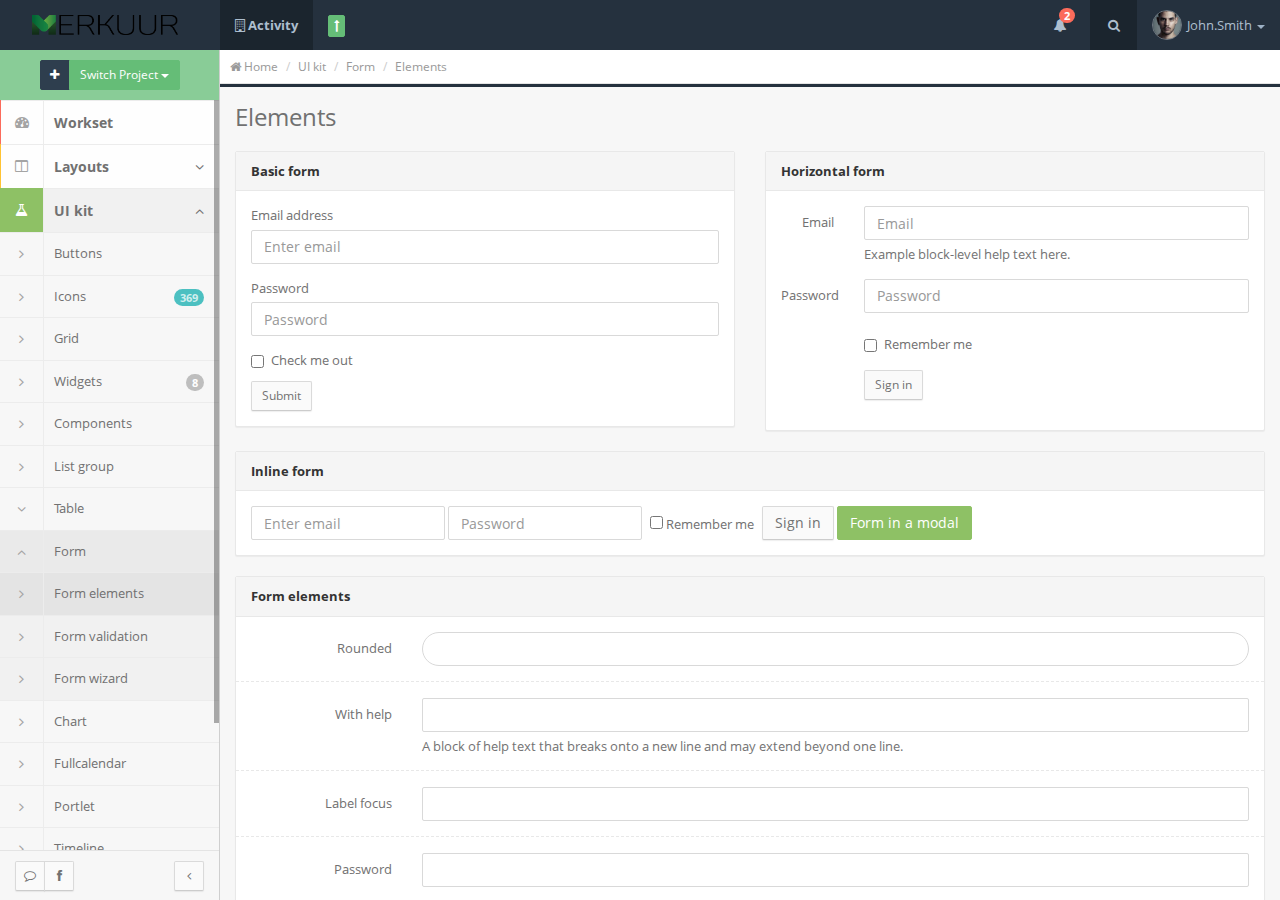
<file: form-elements.html>
<!DOCTYPE html>
<html lang="en" class="app">
<head>
  <meta charset="utf-8" />
  <title>Notebook | Web Application</title>
  <meta name="description" content="app, web app, responsive, admin dashboard, admin, flat, flat ui, ui kit, off screen nav" />
  <meta name="viewport" content="width=device-width, initial-scale=1, maximum-scale=1" /> 
  <link rel="stylesheet" href="css/bootstrap.css" type="text/css" />
  <link rel="stylesheet" href="css/animate.css" type="text/css" />
  <link rel="stylesheet" href="css/font-awesome.min.css" type="text/css" />
  <link rel="stylesheet" href="css/font.css" type="text/css" />
  <link rel="stylesheet" href="js/select2/select2.css" type="text/css" />
<link rel="stylesheet" href="js/select2/theme.css" type="text/css" />
<link rel="stylesheet" href="js/fuelux/fuelux.css" type="text/css" />
<link rel="stylesheet" href="js/datepicker/datepicker.css" type="text/css" />
<link rel="stylesheet" href="js/slider/slider.css" type="text/css" />
  <link rel="stylesheet" href="css/app.css" type="text/css" />
  <!--[if lt IE 9]>
    <script src="js/ie/html5shiv.js"></script>
    <script src="js/ie/respond.min.js"></script>
    <script src="js/ie/excanvas.js"></script>
  <![endif]-->
</head>
<body>
  <section class="vbox">
    <header class="bg-dark dk header navbar navbar-fixed-top-xs">
      <div class="navbar-header aside-md">
        <a class="btn btn-link visible-xs" data-toggle="class:nav-off-screen,open" data-target="#nav,html">
          <i class="fa fa-bars"></i>
        </a>
        <a href="#" class="navbar-brand" data-toggle="fullscreen"><img src="images/logo.png" class="m-r-sm">Notebook</a>
        <a class="btn btn-link visible-xs" data-toggle="dropdown" data-target=".nav-user">
          <i class="fa fa-cog"></i>
        </a>
      </div>
      <ul class="nav navbar-nav hidden-xs">
        <li class="dropdown">
          <a href="#" class="dropdown-toggle dker" data-toggle="dropdown">
            <i class="fa fa-building-o"></i> 
            <span class="font-bold">Activity</span>
          </a>
          <section class="dropdown-menu aside-xl on animated fadeInLeft no-borders lt">
            <div class="wrapper lter m-t-n-xs">
              <a href="#" class="thumb pull-left m-r">
                <img src="images/avatar.jpg" class="img-circle">
              </a>
              <div class="clear">
                <a href="#"><span class="text-white font-bold">@Mike Mcalidek</a></span>
                <small class="block">Art Director</small>
                <a href="#" class="btn btn-xs btn-success m-t-xs">Upgrade</a>
              </div>
            </div>
            <div class="row m-l-none m-r-none m-b-n-xs text-center">
              <div class="col-xs-4">
                <div class="padder-v">
                  <span class="m-b-xs h4 block text-white">245</span>
                  <small class="text-muted">Followers</small>
                </div>
              </div>
              <div class="col-xs-4 dk">
                <div class="padder-v">
                  <span class="m-b-xs h4 block text-white">55</span>
                  <small class="text-muted">Likes</small>
                </div>
              </div>
              <div class="col-xs-4">
                <div class="padder-v">
                  <span class="m-b-xs h4 block text-white">2,035</span>
                  <small class="text-muted">Photos</small>
                </div>
              </div>
            </div>
          </section>
        </li>
        <li>
          <div class="m-t m-l">
            <a href="price.html" class="dropdown-toggle btn btn-xs btn-primary" title="Upgrade"><i class="fa fa-long-arrow-up"></i></a>
          </div>
        </li>
      </ul>      
      <ul class="nav navbar-nav navbar-right m-n hidden-xs nav-user">
        <li class="hidden-xs">
          <a href="#" class="dropdown-toggle dk" data-toggle="dropdown">
            <i class="fa fa-bell"></i>
            <span class="badge badge-sm up bg-danger m-l-n-sm count">2</span>
          </a>
          <section class="dropdown-menu aside-xl">
            <section class="panel bg-white">
              <header class="panel-heading b-light bg-light">
                <strong>You have <span class="count">2</span> notifications</strong>
              </header>
              <div class="list-group list-group-alt animated fadeInRight">
                <a href="#" class="media list-group-item">
                  <span class="pull-left thumb-sm">
                    <img src="images/avatar.jpg" alt="John said" class="img-circle">
                  </span>
                  <span class="media-body block m-b-none">
                    Use awesome animate.css<br>
                    <small class="text-muted">10 minutes ago</small>
                  </span>
                </a>
                <a href="#" class="media list-group-item">
                  <span class="media-body block m-b-none">
                    1.0 initial released<br>
                    <small class="text-muted">1 hour ago</small>
                  </span>
                </a>
              </div>
              <footer class="panel-footer text-sm">
                <a href="#" class="pull-right"><i class="fa fa-cog"></i></a>
                <a href="#notes" data-toggle="class:show animated fadeInRight">See all the notifications</a>
              </footer>
            </section>
          </section>
        </li>
        <li class="dropdown hidden-xs">
          <a href="#" class="dropdown-toggle dker" data-toggle="dropdown"><i class="fa fa-fw fa-search"></i></a>
          <section class="dropdown-menu aside-xl animated fadeInUp">
            <section class="panel bg-white">
              <form role="search">
                <div class="form-group wrapper m-b-none">
                  <div class="input-group">
                    <input type="text" class="form-control" placeholder="Search">
                    <span class="input-group-btn">
                      <button type="submit" class="btn btn-info btn-icon"><i class="fa fa-search"></i></button>
                    </span>
                  </div>
                </div>
              </form>
            </section>
          </section>
        </li>
        <li class="dropdown">
          <a href="#" class="dropdown-toggle" data-toggle="dropdown">
            <span class="thumb-sm avatar pull-left">
              <img src="images/avatar.jpg">
            </span>
            John.Smith <b class="caret"></b>
          </a>
          <ul class="dropdown-menu animated fadeInRight">
            <span class="arrow top"></span>
            <li>
              <a href="#">Settings</a>
            </li>
            <li>
              <a href="profile.html">Profile</a>
            </li>
            <li>
              <a href="#">
                <span class="badge bg-danger pull-right">3</span>
                Notifications
              </a>
            </li>
            <li>
              <a href="docs.html">Help</a>
            </li>
            <li class="divider"></li>
            <li>
              <a href="modal.lockme.html" data-toggle="ajaxModal" >Logout</a>
            </li>
          </ul>
        </li>
      </ul>      
    </header>
    <section>
      <section class="hbox stretch">
        <!-- .aside -->
        <aside class="bg-light lter b-r aside-md hidden-print" id="nav">          
          <section class="vbox">
            <header class="header bg-primary lter text-center clearfix">
              <div class="btn-group">
                <button type="button" class="btn btn-sm btn-dark btn-icon" title="New project"><i class="fa fa-plus"></i></button>
                <div class="btn-group hidden-nav-xs">
                  <button type="button" class="btn btn-sm btn-primary dropdown-toggle" data-toggle="dropdown">
                    Switch Project
                    <span class="caret"></span>
                  </button>
                  <ul class="dropdown-menu text-left">
                    <li><a href="#">Project</a></li>
                    <li><a href="#">Another Project</a></li>
                    <li><a href="#">More Projects</a></li>
                  </ul>
                </div>
              </div>
            </header>
            <section class="w-f scrollable">
              <div class="slim-scroll" data-height="auto" data-disable-fade-out="true" data-distance="0" data-size="5px" data-color="#333333">
                
                <!-- nav -->
                <nav class="nav-primary hidden-xs">
                  <ul class="nav">
                    <li >
                      <a href="index.html"  >
                        <i class="fa fa-dashboard icon">
                          <b class="bg-danger"></b>
                        </i>
                        <span>Workset</span>
                      </a>
                    </li>
                    <li >
                      <a href="#layout"  >
                        <i class="fa fa-columns icon">
                          <b class="bg-warning"></b>
                        </i>
                        <span class="pull-right">
                          <i class="fa fa-angle-down text"></i>
                          <i class="fa fa-angle-up text-active"></i>
                        </span>
                        <span>Layouts</span>
                      </a>
                      <ul class="nav lt">
                        <li >
                          <a href="layout-c.html" >                                                        
                            <i class="fa fa-angle-right"></i>
                            <span>Color option</span>
                          </a>
                        </li>
                        <li >
                          <a href="layout-r.html" >                                                        
                            <i class="fa fa-angle-right"></i>
                            <span>Right nav</span>
                          </a>
                        </li>
                        <li >
                          <a href="layout-h.html" >                                                        
                            <i class="fa fa-angle-right"></i>
                            <span>H-Layout</span>
                          </a>
                        </li>
                      </ul>
                    </li>
                    <li  class="active">
                      <a href="#uikit"   class="active">
                        <i class="fa fa-flask icon">
                          <b class="bg-success"></b>
                        </i>
                        <span class="pull-right">
                          <i class="fa fa-angle-down text"></i>
                          <i class="fa fa-angle-up text-active"></i>
                        </span>
                        <span>UI kit</span>
                      </a>
                      <ul class="nav lt">
                        <li >
                          <a href="buttons.html" >                                                        
                            <i class="fa fa-angle-right"></i>
                            <span>Buttons</span>
                          </a>
                        </li>
                        <li >
                          <a href="icons.html" >                            
                            <b class="badge bg-info pull-right">369</b>                                                        
                            <i class="fa fa-angle-right"></i>
                            <span>Icons</span>
                          </a>
                        </li>
                        <li >
                          <a href="grid.html" >                                                        
                            <i class="fa fa-angle-right"></i>
                            <span>Grid</span>
                          </a>
                        </li>
                        <li >
                          <a href="widgets.html" >                            
                            <b class="badge  pull-right">8</b>                                                        
                            <i class="fa fa-angle-right"></i>
                            <span>Widgets</span>
                          </a>
                        </li>
                        <li >
                          <a href="components.html" >                                                        
                            <i class="fa fa-angle-right"></i>
                            <span>Components</span>
                          </a>
                        </li>
                        <li >
                          <a href="list.html" >                                                        
                            <i class="fa fa-angle-right"></i>
                            <span>List group</span>
                          </a>
                        </li>
                        <li >
                          <a href="#table" >                            
                            <i class="fa fa-angle-down text"></i>
                            <i class="fa fa-angle-up text-active"></i>
                            <span>Table</span>
                          </a>
                          <ul class="nav bg">
                            <li >
                              <a href="table-static.html" >
                                <i class="fa fa-angle-right"></i>
                                <span>Table static</span>
                              </a>
                            </li>
                            <li >
                              <a href="table-datatable.html" >
                                <i class="fa fa-angle-right"></i>
                                <span>Datatable</span>
                              </a>
                            </li>
                            <li >
                              <a href="table-datagrid.html" >
                                <i class="fa fa-angle-right"></i>
                                <span>Datagrid</span>
                              </a>
                            </li>
                          </ul>
                        </li>
                        <li  class="active">
                          <a href="#form"  class="active">                            
                            <i class="fa fa-angle-down text"></i>
                            <i class="fa fa-angle-up text-active"></i>
                            <span>Form</span>
                          </a>
                          <ul class="nav bg">
                            <li  class="active">
                              <a href="form-elements.html"  class="active">
                                <i class="fa fa-angle-right"></i>
                                <span>Form elements</span>
                              </a>
                            </li>
                            <li >
                              <a href="form-validation.html" >
                                <i class="fa fa-angle-right"></i>
                                <span>Form validation</span>
                              </a>
                            </li>
                            <li >
                              <a href="form-wizard.html" >
                                <i class="fa fa-angle-right"></i>
                                <span>Form wizard</span>
                              </a>
                            </li>
                          </ul>
                        </li>
                        <li >
                          <a href="chart.html" >                                                        
                            <i class="fa fa-angle-right"></i>
                            <span>Chart</span>
                          </a>
                        </li>
                        <li >
                          <a href="fullcalendar.html" >                                                        
                            <i class="fa fa-angle-right"></i>
                            <span>Fullcalendar</span>
                          </a>
                        </li>
                        <li >
                          <a href="portlet.html" >                                                        
                            <i class="fa fa-angle-right"></i>
                            <span>Portlet</span>
                          </a>
                        </li>
                        <li >
                          <a href="timeline.html" >                                                        
                            <i class="fa fa-angle-right"></i>
                            <span>Timeline</span>
                          </a>
                        </li>
                      </ul>
                    </li>
                    <li >
                      <a href="#pages"  >
                        <i class="fa fa-file-text icon">
                          <b class="bg-primary"></b>
                        </i>
                        <span class="pull-right">
                          <i class="fa fa-angle-down text"></i>
                          <i class="fa fa-angle-up text-active"></i>
                        </span>
                        <span>Pages</span>
                      </a>
                      <ul class="nav lt">
                        <li >
                          <a href="gallery.html" >                                                        
                            <i class="fa fa-angle-right"></i>
                            <span>Gallery</span>
                          </a>
                        </li>
                        <li >
                          <a href="profile.html" >                                                        
                            <i class="fa fa-angle-right"></i>
                            <span>Profile</span>
                          </a>
                        </li>
                        <li >
                          <a href="invoice.html" >                                                        
                            <i class="fa fa-angle-right"></i>
                            <span>Invoice</span>
                          </a>
                        </li>
                        <li >
                          <a href="intro.html" >                                                        
                            <i class="fa fa-angle-right"></i>
                            <span>Intro</span>
                          </a>
                        </li>
                        <li >
                          <a href="master.html" >                                                        
                            <i class="fa fa-angle-right"></i>
                            <span>Master</span>
                          </a>
                        </li>
                        <li >
                          <a href="gmap.html" >                                                        
                            <i class="fa fa-angle-right"></i>
                            <span>Google Map</span>
                          </a>
                        </li>
                        <li >
                          <a href="jvectormap.html" >                                                        
                            <i class="fa fa-angle-right"></i>
                            <span>Vector Map</span>
                          </a>
                        </li>
                        <li >
                          <a href="signin.html" >                                                        
                            <i class="fa fa-angle-right"></i>
                            <span>Signin</span>
                          </a>
                        </li>
                        <li >
                          <a href="signup.html" >                                                        
                            <i class="fa fa-angle-right"></i>
                            <span>Signup</span>
                          </a>
                        </li>
                        <li >
                          <a href="404.html" >                                                        
                            <i class="fa fa-angle-right"></i>
                            <span>404</span>
                          </a>
                        </li>
                      </ul>
                    </li>
                    <li >
                      <a href="mail.html"  >
                        <b class="badge bg-danger pull-right">3</b>
                        <i class="fa fa-envelope-o icon">
                          <b class="bg-primary dker"></b>
                        </i>
                        <span>Message</span>
                      </a>
                    </li>
                    <li >
                      <a href="notebook.html"  >
                        <i class="fa fa-pencil icon">
                          <b class="bg-info"></b>
                        </i>
                        <span>Notes</span>
                      </a>
                    </li>
                  </ul>
                </nav>
                <!-- / nav -->
              </div>
            </section>
            
            <footer class="footer lt hidden-xs b-t b-light">
              <div id="chat" class="dropup">
                <section class="dropdown-menu on aside-md m-l-n">
                  <section class="panel bg-white">
                    <header class="panel-heading b-b b-light">Active chats</header>
                    <div class="panel-body animated fadeInRight">
                      <p class="text-sm">No active chats.</p>
                      <p><a href="#" class="btn btn-sm btn-default">Start a chat</a></p>
                    </div>
                  </section>
                </section>
              </div>
              <div id="invite" class="dropup">                
                <section class="dropdown-menu on aside-md m-l-n">
                  <section class="panel bg-white">
                    <header class="panel-heading b-b b-light">
                      John <i class="fa fa-circle text-success"></i>
                    </header>
                    <div class="panel-body animated fadeInRight">
                      <p class="text-sm">No contacts in your lists.</p>
                      <p><a href="#" class="btn btn-sm btn-facebook"><i class="fa fa-fw fa-facebook"></i> Invite from Facebook</a></p>
                    </div>
                  </section>
                </section>
              </div>
              <a href="#nav" data-toggle="class:nav-xs" class="pull-right btn btn-sm btn-default btn-icon">
                <i class="fa fa-angle-left text"></i>
                <i class="fa fa-angle-right text-active"></i>
              </a>
              <div class="btn-group hidden-nav-xs">
                <button type="button" title="Chats" class="btn btn-icon btn-sm btn-default" data-toggle="dropdown" data-target="#chat"><i class="fa fa-comment-o"></i></button>
                <button type="button" title="Contacts" class="btn btn-icon btn-sm btn-default" data-toggle="dropdown" data-target="#invite"><i class="fa fa-facebook"></i></button>
              </div>
            </footer>
          </section>
        </aside>
        <!-- /.aside -->
        <section id="content">
          <section class="vbox">
            <section class="scrollable padder">
              <ul class="breadcrumb no-border no-radius b-b b-light pull-in">
                <li><a href="index.html"><i class="fa fa-home"></i> Home</a></li>
                <li><a href="#">UI kit</a></li>
                <li><a href="#">Form</a></li>
                <li class="active">Elements</li>
              </ul>
              <div class="m-b-md">
                <h3 class="m-b-none">Elements</h3>
              </div>
              <div class="row">
                <div class="col-sm-6">
                  <section class="panel panel-default">
                    <header class="panel-heading font-bold">Basic form</header>
                    <div class="panel-body">
                      <form role="form">
                        <div class="form-group">
                          <label>Email address</label>
                          <input type="email" class="form-control" placeholder="Enter email">
                        </div>
                        <div class="form-group">
                          <label>Password</label>
                          <input type="password" class="form-control" placeholder="Password">
                        </div>
                        <div class="checkbox">
                          <label>
                            <input type="checkbox"> Check me out
                          </label>
                        </div>
                        <button type="submit" class="btn btn-sm btn-default">Submit</button>
                      </form>
                    </div>
                  </section>
                </div>
                <div class="col-sm-6">
                  <section class="panel panel-default">
                    <header class="panel-heading font-bold">Horizontal form</header>
                    <div class="panel-body">
                      <form class="bs-example form-horizontal">
                        <div class="form-group">
                          <label class="col-lg-2 control-label">Email</label>
                          <div class="col-lg-10">
                            <input type="email" class="form-control" placeholder="Email">
                            <span class="help-block m-b-none">Example block-level help text here.</span>
                          </div>
                        </div>
                        <div class="form-group">
                          <label class="col-lg-2 control-label">Password</label>
                          <div class="col-lg-10">
                            <input type="password" class="form-control" placeholder="Password">
                          </div>
                        </div>
                        <div class="form-group">
                          <div class="col-lg-offset-2 col-lg-10">
                            <div class="checkbox">
                              <label>
                                <input type="checkbox"> Remember me
                              </label>
                            </div>
                          </div>
                        </div>
                        <div class="form-group">
                          <div class="col-lg-offset-2 col-lg-10">
                            <button type="submit" class="btn btn-sm btn-default">Sign in</button>
                          </div>
                        </div>
                      </form>
                    </div>
                  </section>
                </div>
              </div>
              <section class="panel panel-default">
                <header class="panel-heading font-bold">                  
                  Inline form
                </header>
                <div class="panel-body">
                  <form class="form-inline" role="form">
                    <div class="form-group">
                      <label class="sr-only" for="exampleInputEmail2">Email address</label>
                      <input type="email" class="form-control" id="exampleInputEmail2" placeholder="Enter email">
                    </div>
                    <div class="form-group">
                      <label class="sr-only" for="exampleInputPassword2">Password</label>
                      <input type="password" class="form-control" id="exampleInputPassword2" placeholder="Password">
                    </div>
                    <div class="checkbox m-l-xs m-r-xs">
                      <label>
                        <input type="checkbox"> Remember me
                      </label>
                    </div>
                    <button type="submit" class="btn btn-default">Sign in</button>
                    <a href="#modal-form" class="btn btn-success" data-toggle="modal">Form in a modal</a>
                  </form>                  
                </div>
              </section>
              <section class="panel panel-default">
                <header class="panel-heading font-bold">
                  Form elements
                </header>
                <div class="panel-body">
                  <form class="form-horizontal" method="get">
                    <div class="form-group">
                      <label class="col-sm-2 control-label">Rounded</label>
                      <div class="col-sm-10">
                        <input type="text" class="form-control rounded">                        
                      </div>
                    </div>
                    <div class="line line-dashed line-lg pull-in"></div>
                    <div class="form-group">
                      <label class="col-sm-2 control-label">With help</label>
                      <div class="col-sm-10">
                        <input type="text" class="form-control">
                        <span class="help-block m-b-none">A block of help text that breaks onto a new line and may extend beyond one line.</span>
                      </div>
                    </div>
                    <div class="line line-dashed line-lg pull-in"></div>
                    <div class="form-group">
                      <label class="col-sm-2 control-label" for="input-id-1">Label focus</label>
                      <div class="col-sm-10">
                        <input type="text" class="form-control" id="input-id-1">
                      </div>
                    </div>
                    <div class="line line-dashed line-lg pull-in"></div>
                    <div class="form-group">
                      <label class="col-sm-2 control-label">Password</label>
                      <div class="col-sm-10">
                        <input type="password" name="password" class="form-control">
                      </div>
                    </div>
                    <div class="line line-dashed line-lg pull-in"></div>
                    <div class="form-group">
                      <label class="col-sm-2 control-label">Placeholder</label>
                      <div class="col-sm-10">
                        <input type="text"  class="form-control" placeholder="placeholder">
                      </div>
                    </div>
                    <div class="line line-dashed line-lg pull-in"></div>
                    <div class="form-group">
                      <label class="col-lg-2 control-label">Disabled</label>
                      <div class="col-lg-10">
                        <input class="form-control" type="text" placeholder="Disabled input here..." disabled>
                      </div>
                    </div>
                    <div class="line line-dashed line-lg pull-in"></div>
                    <div class="form-group">
                      <label class="col-lg-2 control-label">Static control</label>
                      <div class="col-lg-10">
                        <p class="form-control-static">email@example.com</p>
                      </div>
                    </div>                    
                    <div class="line line-dashed line-lg pull-in"></div>
                    <div class="form-group">
                      <label class="col-sm-2 control-label">Checkboxes and radios</label>
                      <div class="col-sm-10">
                        <div class="checkbox">
                          <label>
                            <input type="checkbox" value="">
                            Option one is this and that&mdash;be sure to include why it's great
                          </label>
                        </div>

                        <div class="radio">
                          <label>
                            <input type="radio" name="optionsRadios" id="optionsRadios1" value="option1" checked>
                            Option one is this and that&mdash;be sure to include why it's great
                          </label>
                        </div>
                        <div class="radio">
                          <label>
                            <input type="radio" name="optionsRadios" id="optionsRadios2" value="option2">
                            Option two can be something else and selecting it will deselect option one
                          </label>
                        </div>
                      </div>
                    </div>
                    <div class="line line-dashed line-lg pull-in"></div>
                    <div class="form-group">
                      <label class="col-sm-2 control-label">Inline checkboxes</label>
                      <div class="col-sm-10">
                        <label class="checkbox-inline">
                          <input type="checkbox" id="inlineCheckbox1" value="option1"> a
                        </label>
                        <label class="checkbox-inline">
                          <input type="checkbox" id="inlineCheckbox2" value="option2"> b
                        </label>
                        <label class="checkbox-inline">
                          <input type="checkbox" id="inlineCheckbox3" value="option3"> c
                        </label>
                      </div>
                    </div>                    
                    <div class="line line-dashed line-lg pull-in"></div>
                    <div class="form-group">
                      <label class="col-sm-2 control-label">Select</label>
                      <div class="col-sm-10">
                        <select name="account" class="form-control m-b">
                          <option>option 1</option>
                          <option>option 2</option>
                          <option>option 3</option>
                          <option>option 4</option>
                        </select>
                        <div class="col-lg-4 m-l-n">
                          <select multiple class="form-control">
                            <option>option 1</option>
                            <option>option 2</option>
                            <option>option 3</option>
                            <option>option 4</option>
                          </select>
                        </div>
                      </div>
                    </div>
                    <div class="line line-dashed line-lg pull-in"></div>
                    <div class="form-group has-success">
                      <label class="col-sm-2 control-label">Input with success</label>
                      <div class="col-sm-10">
                        <input type="text" class="form-control">
                      </div>
                    </div>
                    <div class="line line-dashed line-lg pull-in"></div>
                    <div class="form-group has-warning">
                      <label class="col-sm-2 control-label">Input with warning</label>
                      <div class="col-sm-10">
                        <input type="text" class="form-control">
                      </div>
                    </div>
                    <div class="line line-dashed line-lg pull-in"></div>
                    <div class="form-group has-error">
                      <label class="col-sm-2 control-label">Input with error</label>
                      <div class="col-sm-10">
                        <input type="text" class="form-control">
                      </div>
                    </div>
                    <div class="line line-dashed line-lg pull-in"></div>
                    <div class="form-group">
                      <label class="col-sm-2 control-label">Control sizing</label>
                      <div class="col-sm-10">
                        <input class="form-control input-lg m-b" type="text" placeholder=".input-lg">
                        <input class="form-control m-b" type="text" placeholder="Default input">
                        <input class="form-control input-sm" type="text" placeholder=".input-sm">
                      </div>
                    </div>
                    <div class="line line-dashed line-lg pull-in"></div>
                    <div class="form-group">
                      <label class="col-sm-2 control-label">Column sizing</label>
                      <div class="col-sm-10">
                        <div class="row">
                          <div class="col-md-2">
                            <input type="text" class="form-control" placeholder=".col-md-2">
                          </div>
                          <div class="col-md-3">
                            <input type="text" class="form-control" placeholder=".col-md-3">
                          </div>
                          <div class="col-md-4">
                            <input type="text" class="form-control" placeholder=".col-md-4">
                          </div>
                        </div>
                      </div>
                    </div>
                    <div class="line line-dashed line-lg pull-in"></div>
                    <div class="form-group">
                      <label class="col-sm-2 control-label">Input groups</label>
                      <div class="col-sm-10">
                        <div class="input-group m-b">
                          <span class="input-group-addon">@</span>
                          <input type="text" class="form-control" placeholder="Username">
                        </div>
                        <div class="input-group m-b">
                          <input type="text" class="form-control">
                          <span class="input-group-addon">.00</span>
                        </div>
                        <div class="input-group m-b">
                          <span class="input-group-addon">$</span>
                          <input type="text" class="form-control">
                          <span class="input-group-addon">.00</span>
                        </div>
                        <div class="input-group m-b">
                          <span class="input-group-addon">
                            <input type="checkbox">
                          </span>
                          <input type="text" class="form-control">
                        </div>
                        <div class="input-group">
                          <span class="input-group-addon">
                            <input type="radio">
                          </span>
                          <input type="text" class="form-control">
                        </div>
                      </div>
                    </div>
                    <div class="line line-dashed line-lg pull-in"></div>
                    <div class="form-group">
                      <label class="col-sm-2 control-label">Button addons</label>
                      <div class="col-sm-10">
                        <div class="input-group m-b">
                          <span class="input-group-btn">
                            <button class="btn btn-default" type="button">Go!</button>
                          </span>
                          <input type="text" class="form-control">
                        </div>
                        <div class="input-group">
                          <input type="text" class="form-control">
                          <span class="input-group-btn">
                            <button class="btn btn-default" type="button">Go!</button>
                          </span>
                        </div>
                      </div>
                    </div>
                    <div class="line line-dashed line-lg pull-in"></div>
                    <div class="form-group">
                      <label class="col-sm-2 control-label">With dropdowns</label>
                      <div class="col-sm-10">
                        <div class="input-group m-b">
                          <div class="input-group-btn">
                            <button type="button" class="btn btn-default dropdown-toggle" data-toggle="dropdown">Action <span class="caret"></span></button>
                            <ul class="dropdown-menu">
                              <li><a href="#">Action</a></li>
                              <li><a href="#">Another action</a></li>
                              <li><a href="#">Something else here</a></li>
                              <li class="divider"></li>
                              <li><a href="#">Separated link</a></li>
                            </ul>
                          </div><!-- /btn-group -->
                          <input type="text" class="form-control">
                        </div>
                        <div class="input-group">
                          <input type="text" class="form-control">
                          <div class="input-group-btn">
                            <button type="button" class="btn btn-default dropdown-toggle" data-toggle="dropdown">Action <span class="caret"></span></button>
                            <ul class="dropdown-menu pull-right">
                              <li><a href="#">Action</a></li>
                              <li><a href="#">Another action</a></li>
                              <li><a href="#">Something else here</a></li>
                              <li class="divider"></li>
                              <li><a href="#">Separated link</a></li>
                            </ul>
                          </div><!-- /btn-group -->
                        </div>
                      </div>
                    </div>
                    <div class="line line-dashed line-lg pull-in"></div>
                    <div class="form-group">
                      <label class="col-sm-2 control-label">Segmented</label>
                      <div class="col-sm-10">
                        <div class="input-group m-b">
                          <div class="input-group-btn">
                            <button type="button" class="btn btn-default" tabindex="-1">Action</button>
                            <button type="button" class="btn btn-default dropdown-toggle" data-toggle="dropdown"><span class="caret"></span></button>
                            <ul class="dropdown-menu">
                              <li><a href="#">Action</a></li>
                              <li><a href="#">Another action</a></li>
                              <li><a href="#">Something else here</a></li>
                              <li class="divider"></li>
                              <li><a href="#">Separated link</a></li>
                            </ul>
                          </div><!-- /btn-group -->
                          <input type="text" class="form-control">
                        </div>
                        <div class="input-group">
                          <input type="text" class="form-control">
                          <div class="input-group-btn">
                            <button type="button" class="btn btn-default" tabindex="-1">Action</button>
                            <button type="button" class="btn btn-default dropdown-toggle" data-toggle="dropdown"><span class="caret"></span></button>
                            <ul class="dropdown-menu pull-right">
                              <li><a href="#">Action</a></li>
                              <li><a href="#">Another action</a></li>
                              <li><a href="#">Something else here</a></li>
                              <li class="divider"></li>
                              <li><a href="#">Separated link</a></li>
                            </ul>
                          </div><!-- /btn-group -->
                        </div>
                      </div>
                    </div>
                    
                    <div class="line line-dashed line-lg pull-in"></div>
                    <div class="form-group">
                      <label class="col-sm-2 control-label">Custom Radio and Checkbox (Retina display)</label>
                      <div class="col-sm-10">
                        <div class="row">
                          <div class="col-sm-6">
                            <!-- radio -->
                            <div class="radio">
                              <label class="radio-custom">
                                <input type="radio" name="radio" checked="checked">
                                <i class="fa fa-circle-o"></i>
                                Item one checked
                              </label>
                            </div>
                            <div class="radio">
                              <label class="radio-custom">
                                <input type="radio" name="radio">
                                <i class="fa fa-circle-o"></i>
                                Item two
                              </label>
                            </div>
                            <div class="radio">
                              <label class="radio-custom">
                                <input type="radio" name="radio" disabled="disabled">
                                <i class="fa fa-circle-o"></i>
                                Item three disabled
                              </label>
                            </div>
                            <div class="radio">
                              <label class="radio-custom">
                                <input type="radio" checked="checked" disabled="disabled">
                                <i class="fa fa-circle-o"></i>
                                Item four checked disabled
                              </label>
                            </div>
                          </div>
                          <div class="col-sm-6">
                            <!-- checkbox -->
                            <div class="checkbox">
                              <label class="checkbox-custom">
                                <input type="checkbox" name="checkboxA" checked="checked">
                                <i class="fa fa-fw fa-square-o"></i>
                                Item one checked
                              </label>
                            </div>
                            <div class="checkbox">
                              <label class="checkbox-custom">
                                <input type="checkbox" name="checkboxB" id="2">
                                <i class="fa fa-fw fa-square-o"></i>
                                Item two
                              </label>
                            </div>
                            <div class="checkbox">
                              <label class="checkbox-custom">
                                <input type="checkbox" name="checkboxC" disabled="disabled">
                                <i class="fa fa-fw fa-square-o"></i>
                                Item three disabled
                              </label>
                            </div>
                            <div class="checkbox">
                              <label class="checkbox-custom">
                                <input type="checkbox" name="checkboxD" checked="checked" disabled="disabled">
                                <i class="fa fa-fw fa-square-o"></i>
                                Item four checked disabled
                              </label>
                            </div>
                          </div>
                        </div>
                      </div>
                    </div>
                    <div class="line line-dashed line-lg pull-in"></div>
                    <div class="form-group">
                      <label class="col-sm-2 control-label">Combobox</label>
                      <div class="col-sm-10">
                        <div id="myCombobox" class="input-group dropdown combobox">
                          <input class="form-control" name="combobox" type="text">
                          <div class="input-group-btn">
                            <button type="button" class="btn btn-default dropdown-toggle" data-toggle="dropdown"><i class="caret"></i></button>
                            <ul class="dropdown-menu pull-right">
                              <li data-value="1" data-selected="true"><a href="#">Item One</a></li>
                              <li data-value="2"><a href="#">Item Two</a></li>
                              <li data-value="3" data-fizz="buzz"><a href="#">Item Three</a></li>
                              <li class="divider"></li>
                              <li data-value="4"><a href="#">Item Four</a></li>
                            </ul>
                          </div>
                        </div>
                      </div>
                    </div>
                    <div class="line line-dashed line-lg pull-in"></div>
                    <div class="form-group">
                      <label class="col-sm-2 control-label">Spinner</label>
                      <div class="col-sm-10">
                        <div id="MySpinner" class="spinner input-group" data-min="1" data-max="10">
                          <input type="text" class="form-control spinner-input" value="1" name="spinner" maxlength="3">
                          <div class="btn-group btn-group-vertical input-group-btn">
                            <button type="button" class="btn btn-default spinner-up">
                              <i class="fa fa-chevron-up text-muted"></i>
                            </button>
                            <button type="button" class="btn btn-default spinner-down">
                              <i class="fa fa-chevron-down text-muted"></i>
                            </button>
                          </div>
                        </div>
                      </div>
                    </div>
                    <div class="line line-dashed line-lg pull-in"></div>
                    <div class="form-group">
                      <label class="col-sm-2 control-label">Dropdown select</label>
                      <div class="col-sm-10">              
                        <div class="btn-group m-r">
                          <button data-toggle="dropdown" class="btn btn-sm btn-default dropdown-toggle">
                            <span class="dropdown-label">Option1</span> 
                            <span class="caret"></span>
                          </button>
                          <ul class="dropdown-menu dropdown-select">
                              <li class="active"><a href="#"><input type="radio" name="d-s-r" checked="">Option1</a></li>
                              <li><a href="#"><input type="radio" name="d-s-r">Option2</a></li>
                              <li><a href="#"><input type="radio" name="d-s-r">Option3</a></li>
                              <li class="disabled"><a href="#"><input type="radio" name="d-s-r" disabled="">I'm disabled</a></li>
                          </ul>
                        </div>
                        <div class="btn-group m-r">
                          <button data-toggle="dropdown" class="btn btn-sm btn-default dropdown-toggle">
                            <span class="dropdown-label" data-placeholder="Please select">Please select</span> 
                            <span class="caret"></span>
                          </button>
                          <ul class="dropdown-menu dropdown-select">
                              <li><a href="#"><input type="checkbox" name="d-s-c-1">Option1</a></li>
                              <li><a href="#"><input type="checkbox" name="d-s-c-2">Option2</a></li>
                              <li><a href="#"><input type="checkbox" name="d-s-c-3">Option3</a></li>
                              <li><a href="#"><input type="checkbox" name="d-s-c-4">Option4</a></li>
                              <li><a href="#"><input type="checkbox" name="d-s-c-5">Option5</a></li>
                          </ul>
                        </div>
                        <div class="inline v-middle">
                          <div class="input-group input-s-sm">
                              <input type="text" id="appendedInput" class="input-sm form-control">
                              <div class="input-group-btn">
                                <button class="btn btn-default btn-sm dropdown-toggle" data-toggle="dropdown">
                                  <span class="dropdown-label">USD</span>  
                                  <span class="caret"></span>
                                </button>
                                <ul class="dropdown-menu dropdown-select pull-right">
                                  <li class="active">
                                    <a href="#"><input type="radio" value="USD" name="pay_unit" checked="">USD</a>
                                  </li>
                                  <li>
                                    <a href="#"><input type="radio" value="GBP" name="pay_unit">GBP</a>
                                  </li>
                                </ul>
                              </div>
                          </div>
                        </div>
                      </div>
                    </div>
                    <div class="line line-dashed line-lg pull-in"></div>
                    <div class="form-group">
                      <label class="col-sm-2 control-label">Pillbox</label>
                      <div class="col-sm-10">
                        <div id="MyPillbox" class="pillbox clearfix">
                          <ul>
                            <li class="label bg-dark">Item One</li>
                            <li class="label bg-success">Item Two</li>
                            <li class="label bg-warning">Item Three</li>
                            <li class="label bg-danger">Item Four</li>
                            <li class="label bg-info">Item Five</li>
                            <li class="label bg-success">Item Six</li>
                            <input type="text" placeHolder="add a pill">
                          </ul>
                        </div>
                      </div>
                    </div>

                    <div class="line line-dashed line-lg pull-in"></div>
                    <div class="form-group">
                      <label class="col-sm-2 control-label">Slider</label>
                      <div class="col-sm-10">
                        <input class="slider slider-horizontal form-control" type="text" value="" data-slider-min="5" data-slider-max="20" data-slider-step="1" data-slider-value="10" data-slider-orientation="horizontal" >
                      </div>
                    </div>

                    <div class="line line-dashed line-lg pull-in"></div>
                    <div class="form-group">
                      <label class="col-sm-2 control-label">Vertical slider</label>
                      <div class="col-sm-10">
                        <input class="slider slider-vertical form-control" type="text" value="" data-slider-min="5" data-slider-max="20" data-slider-step="1" data-slider-value="10" data-slider-orientation="vertical">
                        <input class="slider slider-vertical form-control" type="text" value="" data-slider-min="5" data-slider-max="20" data-slider-step="1" data-slider-value="15" data-slider-orientation="vertical">
                        <input class="slider slider-vertical form-control" type="text" value="" data-slider-min="5" data-slider-max="20" data-slider-step="1" data-slider-value="10" data-slider-orientation="vertical">
                      </div>
                    </div>

                    <div class="line line-dashed line-lg pull-in"></div>
                    <div class="form-group">
                      <label class="col-sm-2 control-label">Range selector</label>
                      <div class="col-sm-10">
                        <input type="text" class="slider form-control" value="" data-slider-min="10" data-slider-max="1000" data-slider-step="5" data-slider-value="[250,750]" id="sl2" >
                      </div>
                    </div>

                    <div class="line line-dashed line-lg pull-in"></div>
                    <div class="form-group">
                      <label class="col-sm-2 control-label">Switch</label>
                      <div class="col-sm-10">
                        <label class="switch">
                          <input type="checkbox">
                          <span></span>
                        </label>
                      </div>
                    </div>

                    <div class="line line-dashed line-lg pull-in"></div>
                      <div class="form-group">
                        <label class="col-sm-2 control-label">Select2</label>
                        <div class="col-sm-10">
                          <div class="m-b">
                            <select id="select2-option" style="width:260px">
                                <optgroup label="Alaskan/Hawaiian Time Zone">
                                    <option value="AK">Alaska</option>
                                    <option value="HI">Hawaii</option>
                                </optgroup>
                                <optgroup label="Pacific Time Zone">
                                    <option value="CA">California</option>
                                    <option value="NV">Nevada</option>
                                    <option value="OR">Oregon</option>
                                    <option value="WA">Washington</option>
                                </optgroup>
                                <optgroup label="Mountain Time Zone">
                                    <option value="AZ">Arizona</option>
                                    <option value="CO">Colorado</option>
                                    <option value="ID">Idaho</option>
                                    <option value="MT">Montana</option><option value="NE">Nebraska</option>
                                    <option value="NM">New Mexico</option>
                                    <option value="ND">North Dakota</option>
                                    <option value="UT">Utah</option>
                                    <option value="WY">Wyoming</option>
                                </optgroup>
                                <optgroup label="Central Time Zone">
                                    <option value="AL">Alabama</option>
                                    <option value="AR">Arkansas</option>
                                    <option value="IL">Illinois</option>
                                    <option value="IA">Iowa</option>
                                    <option value="KS">Kansas</option>
                                    <option value="KY">Kentucky</option>
                                    <option value="LA">Louisiana</option>
                                    <option value="MN">Minnesota</option>
                                    <option value="MS">Mississippi</option>
                                    <option value="MO">Missouri</option>
                                    <option value="OK">Oklahoma</option>
                                    <option value="SD">South Dakota</option>
                                    <option value="TX">Texas</option>
                                    <option value="TN">Tennessee</option>
                                    <option value="WI">Wisconsin</option>
                                </optgroup>
                                <optgroup label="Eastern Time Zone">
                                    <option value="CT">Connecticut</option>
                                    <option value="DE">Delaware</option>
                                    <option value="FL">Florida</option>
                                    <option value="GA">Georgia</option>
                                    <option value="IN">Indiana</option>
                                    <option value="ME">Maine</option>
                                    <option value="MD">Maryland</option>
                                    <option value="MA">Massachusetts</option>
                                    <option value="MI">Michigan</option>
                                    <option value="NH">New Hampshire</option><option value="NJ">New Jersey</option>
                                    <option value="NY">New York</option>
                                    <option value="NC">North Carolina</option>
                                    <option value="OH">Ohio</option>
                                    <option value="PA">Pennsylvania</option><option value="RI">Rhode Island</option><option value="SC">South Carolina</option>
                                    <option value="VT">Vermont</option><option value="VA">Virginia</option>
                                    <option value="WV">West Virginia</option>
                                </optgroup>
                            </select>
                          </div>
                          <div>
                            <input type="hidden" id="select2-tags" style="width:260px" value="brown"/>
                          </div>
                        </div>
                    </div>

                    <div class="line line-dashed line-lg pull-in"></div>
                    <div class="form-group">
                      <label class="col-sm-2 control-label">Datepicker</label>
                      <div class="col-sm-10">
                        <input class="input-sm input-s datepicker-input form-control" size="16" type="text" value="12-02-2013" data-date-format="dd-mm-yyyy" >
                      </div>
                    </div>

                    <div class="line line-dashed line-lg pull-in"></div>
                    <div class="form-group">
                      <label class="col-sm-2 control-label">Combodate</label>
                      <div class="col-sm-10">
                        <input type="text" class="combodate form-control" data-format="DD-MM-YYYY HH:mm" data-template="D  MMM  YYYY  -  HH : mm" name="datetime" value="21-12-2012 20:30">
                      </div>
                    </div>
                    <div class="line line-dashed line-lg pull-in"></div>
                    <div class="form-group">
                      <label class="col-sm-2 control-label">File input</label>
                      <div class="col-sm-10">
                        <input type="file" class="filestyle" data-icon="false" data-classButton="btn btn-default" data-classInput="form-control inline input-s">
                      </div>
                    </div>
                    <div class="line line-dashed line-lg pull-in"></div>
                    <div class="form-group">
                      <label class="col-sm-2 control-label">Markdown</label>
                      <div id="epiceditor" class="col-lg-10"></div>
                    </div>
                    <div class="line line-dashed line-lg pull-in"></div>
                    <div class="form-group">
                      <label class="col-sm-2 control-label">Wysiwyg</label>
                      <div class="col-sm-10">
                        <div class="btn-toolbar m-b-sm btn-editor" data-role="editor-toolbar" data-target="#editor">
                          <div class="btn-group">
                            <a class="btn btn-default btn-sm dropdown-toggle" data-toggle="dropdown" title="Font"><i class="fa fa-font"></i><b class="caret"></b></a>
                              <ul class="dropdown-menu">
                              </ul>
                          </div>
                          <div class="btn-group">
                            <a class="btn btn-default btn-sm dropdown-toggle" data-toggle="dropdown" title="Font Size"><i class="fa fa-text-height"></i>&nbsp;<b class="caret"></b></a>
                              <ul class="dropdown-menu">
                              <li><a data-edit="fontSize 5"><font size="5">Huge</font></a></li>
                              <li><a data-edit="fontSize 3"><font size="3">Normal</font></a></li>
                              <li><a data-edit="fontSize 1"><font size="1">Small</font></a></li>
                              </ul>
                          </div>
                          <div class="btn-group">
                            <a class="btn btn-default btn-sm" data-edit="bold" title="Bold (Ctrl/Cmd+B)"><i class="fa fa-bold"></i></a>
                            <a class="btn btn-default btn-sm" data-edit="italic" title="Italic (Ctrl/Cmd+I)"><i class="fa fa-italic"></i></a>
                            <a class="btn btn-default btn-sm" data-edit="strikethrough" title="Strikethrough"><i class="fa fa-strikethrough"></i></a>
                            <a class="btn btn-default btn-sm" data-edit="underline" title="Underline (Ctrl/Cmd+U)"><i class="fa fa-underline"></i></a>
                          </div>
                          <div class="btn-group">
                            <a class="btn btn-default btn-sm" data-edit="insertunorderedlist" title="Bullet list"><i class="fa fa-list-ul"></i></a>
                            <a class="btn btn-default btn-sm" data-edit="insertorderedlist" title="Number list"><i class="fa fa-list-ol"></i></a>
                            <a class="btn btn-default btn-sm" data-edit="outdent" title="Reduce indent (Shift+Tab)"><i class="fa fa-dedent"></i></a>
                            <a class="btn btn-default btn-sm" data-edit="indent" title="Indent (Tab)"><i class="fa fa-indent"></i></a>
                          </div>
                          <div class="btn-group">
                            <a class="btn btn-default btn-sm" data-edit="justifyleft" title="Align Left (Ctrl/Cmd+L)"><i class="fa fa-align-left"></i></a>
                            <a class="btn btn-default btn-sm" data-edit="justifycenter" title="Center (Ctrl/Cmd+E)"><i class="fa fa-align-center"></i></a>
                            <a class="btn btn-default btn-sm" data-edit="justifyright" title="Align Right (Ctrl/Cmd+R)"><i class="fa fa-align-right"></i></a>
                            <a class="btn btn-default btn-sm" data-edit="justifyfull" title="Justify (Ctrl/Cmd+J)"><i class="fa fa-align-justify"></i></a>
                          </div>
                          <div class="btn-group">
                          <a class="btn btn-default btn-sm dropdown-toggle" data-toggle="dropdown" title="Hyperlink"><i class="fa fa-link"></i></a>
                            <div class="dropdown-menu">
                              <div class="input-group m-l-xs m-r-xs">
                                <input class="form-control input-sm" placeholder="URL" type="text" data-edit="createLink"/>
                                <div class="input-group-btn">
                                  <button class="btn btn-default btn-sm" type="button">Add</button>
                                </div>
                              </div>
                            </div>
                            <a class="btn btn-default btn-sm" data-edit="unlink" title="Remove Hyperlink"><i class="fa fa-cut"></i></a>
                          </div>
                          
                          <div class="btn-group">
                            <a class="btn btn-default btn-sm" title="Insert picture (or just drag & drop)" id="pictureBtn"><i class="fa fa-picture-o"></i></a>
                            <input type="file" data-role="magic-overlay" data-target="#pictureBtn" data-edit="insertImage" />
                          </div>
                          <div class="btn-group">
                            <a class="btn btn-default btn-sm" data-edit="undo" title="Undo (Ctrl/Cmd+Z)"><i class="fa fa-undo"></i></a>
                            <a class="btn btn-default btn-sm" data-edit="redo" title="Redo (Ctrl/Cmd+Y)"><i class="fa fa-repeat"></i></a>
                          </div>
                        </div>
                        <div id="editor" class="form-control" style="overflow:scroll;height:150px;max-height:150px">
                          Go ahead&hellip;
                        </div>
                      </div>
                    </div>

                    <div class="line line-dashed line-lg pull-in"></div>
                    <div class="form-group">
                      <label class="col-sm-2 control-label">Drag and Drop</label>
                      <div class="col-sm-10">
                        <div class="dropfile visible-lg">
                          <small>Drag and Drop file here</small>
                        </div>
                      </div>
                    </div>
                    
                    <div class="line line-dashed line-lg pull-in"></div>
                    <div class="form-group">
                      <div class="col-sm-4 col-sm-offset-2">
                        <button type="submit" class="btn btn-default">Cancel</button>
                        <button type="submit" class="btn btn-primary">Save changes</button>
                      </div>
                    </div>
                  </form>
                </div>
              </section>
            </section>
          </section>
          <a href="#" class="hide nav-off-screen-block" data-toggle="class:nav-off-screen" data-target="#nav"></a>
        </section>
        <aside class="bg-light lter b-l aside-md hide" id="notes">
          <div class="wrapper">Notification</div>
        </aside>
      </section>
    </section>
  </section>
  <script src="js/jquery.min.js"></script>
  <!-- Bootstrap -->
  <script src="js/bootstrap.js"></script>
  <!-- App -->
  <script src="js/app.js"></script>
  <script src="js/app.plugin.js"></script>
  <script src="js/slimscroll/jquery.slimscroll.min.js"></script>
    <div class="modal fade" id="modal-form">
    <div class="modal-dialog">
      <div class="modal-content">
        <div class="modal-body">
          <div class="row">
            <div class="col-sm-6 b-r">
              <h3 class="m-t-none m-b">Sign in</h3>
              <p>Sign in to meet your friends.</p>
              <form role="form">
                <div class="form-group">
                  <label>Email</label>
                  <input type="email" class="form-control" placeholder="Enter email">
                </div>
                <div class="form-group">
                  <label>Password</label>
                  <input type="password" class="form-control" placeholder="Password">
                </div>
                <div class="checkbox m-t-lg">
                  <button type="submit" class="btn btn-sm btn-success pull-right text-uc m-t-n-xs"><strong>Log in</strong></button>
                  <label>
                    <input type="checkbox"> Remember me
                  </label>
                </div>                
              </form>
            </div>
            <div class="col-sm-6">
              <h4>Not a member?</h4>
              <p>You can create an account <a href="#" class="text-info">here</a></p>
              <p>OR</p>
              <a href="#" class="btn btn-facebook btn-block m-b-sm"><i class="fa fa-facebook pull-left"></i>Sign in with Facebook</a>
              <a href="#" class="btn btn-twitter btn-block m-b-sm"><i class="fa fa-twitter pull-left"></i>Sign in with Twitter</a>
              <a href="#" class="btn btn-gplus btn-block"><i class="fa fa-google-plus pull-left"></i>Sign in with Google+</a>
            </div>
          </div>          
        </div>
      </div><!-- /.modal-content -->
    </div><!-- /.modal-dialog -->
  </div>
<!-- fuelux -->
<script src="js/fuelux/fuelux.js"></script>
<!-- datepicker -->
<script src="js/datepicker/bootstrap-datepicker.js"></script>
<!-- slider -->
<script src="js/slider/bootstrap-slider.js"></script>
<!-- file input -->  
<script src="js/file-input/bootstrap-filestyle.min.js"></script>
<!-- combodate -->
<script src="js/libs/moment.min.js"></script>
<script src="js/combodate/combodate.js"></script>
<!-- select2 -->
<script src="js/select2/select2.min.js"></script>
<!-- wysiwyg -->
<script src="js/wysiwyg/jquery.hotkeys.js"></script>
<script src="js/wysiwyg/bootstrap-wysiwyg.js"></script>
<script src="js/wysiwyg/demo.js"></script>
<!-- markdown -->
<script src="js/markdown/epiceditor.min.js"></script>
<script src="js/markdown/demo.js"></script>

</body>
</html>
</file>
<file: css/font.css>
@font-face {
  font-family: 'Open Sans';
  font-style: normal;
  font-weight: 300;
  src: local('Open Sans Light'), local('OpenSans-Light'), url('../fonts/opensans/opensans-light-webfont.woff') format('woff');
}
@font-face {
  font-family: 'Open Sans';
  font-style: normal;
  font-weight: 400;
  src: local('Open Sans'), local('OpenSans'), url('../fonts/opensans/opensans-webfont.woff') format('woff');
}
@font-face {
  font-family: 'Open Sans';
  font-style: normal;
  font-weight: 700;
  src: local('Open Sans Bold'), local('OpenSans-Bold'), url('../fonts/opensans/opensans-bold-webfont.woff') format('woff');
}
</file>
<file: css/app.css>
html {
  background-color: #f7f7f7;
  overflow-x: hidden;
}
body {
  font-family: "Open Sans", "Helvetica Neue", Helvetica, Arial, sans-serif;
  font-size: 13px;
  color: #717171;
  background-color: transparent;
  -webkit-font-smoothing: antialiased;
}
.h1,
.h2,
.h3,
.h4,
.h5,
.h6 {
  margin: 0;
}
a {
  color: #2e3e4e;
  text-decoration: none;
}
a:hover,
a:focus {
  color: #4a647e;
  text-decoration: none;
}
.badge {
  background-color: #bebebe;
}
.badge.up {
  position: relative;
  top: -10px;
  padding: 3px 6px;
}
.badge-sm {
  font-size: 85%;
  padding: 2px 5px !important;
}
label {
  font-weight: normal;
}
.label-sm {
  padding-top: 0;
  padding-bottom: 0;
}
.text-primary {
  color: #65bd77;
}
.text-info {
  color: #4cc0c1;
}
.text-success {
  color: #8ec165;
}
.text-warning {
  color: #ffc333;
}
.text-danger {
  color: #fb6b5b;
}
.text-light {
  color: #f1f1f1;
}
.text-white {
  color: #fff;
}
.text-dark {
  color: #2e3e4e;
}
.text-muted {
  color: #979797;
}
small {
  font-size: 90%;
}
.badge-white {
  background-color: transparent;
  border: 1px solid rgba(255,255,255,0.35);
  padding: 2px 6px;
}
.badge-hollow {
  background-color: transparent;
  border: 1px solid rgba(0,0,0,0.15);
  color: inherit;
}
.caret-white {
  border-top-color: #fff;
  border-top-color: rgba(255,255,255,0.65);
}
a:hover .caret-white {
  border-top-color: #fff;
}
.tooltip-inner {
  background-color: rgba(0,0,0,0.9);
  background-color: #2e3e4e;
}
.tooltip.top .tooltip-arrow {
  border-top-color: rgba(0,0,0,0.9);
  border-top-color: #2e3e4e;
}
.tooltip.right .tooltip-arrow {
  border-right-color: rgba(0,0,0,0.9);
  border-right-color: #2e3e4e;
}
.tooltip.bottom .tooltip-arrow {
  border-bottom-color: rgba(0,0,0,0.9);
  border-bottom-color: #2e3e4e;
}
.tooltip.left .tooltip-arrow {
  border-left-color: rgba(0,0,0,0.9);
  border-left-color: #2e3e4e;
}
.popover-content {
  font-size: 12px;
  line-height: 1.5;
}
.progress-xs {
  height: 6px;
}
.progress-sm {
  height: 10px;
}
.progress-sm .progress-bar {
  font-size: 10px;
  line-height: 1em;
}
.breadcrumb {
  background-color: #fff;
  border: 1px solid #e8e8e8;
  padding-left: 10px;
  font-size: 12px;
  margin-bottom: 10px;
}
.breadcrumb a {
  color: #999;
}
.accordion-group,
.accordion-inner {
  border-color: #e8e8e8;
  border-radius: 2px;
}
.alert {
  font-size: 85%;
  box-shadow: inset 0 1px 0 rgba(255,255,255,0.2);
}
.alert .close i {
  font-size: 12px;
  font-weight: normal;
  display: block;
}
.form-control {
  border-color: #d9d9d9;
  border-radius: 2px;
}
.form-control,
.form-control:focus {
  -webkit-box-shadow: none;
  box-shadow: none;
}
.form-control:focus {
  border-color: #4cc0c1;
}
.input-s-sm {
  width: 120px;
}
.input-s {
  width: 200px;
}
.input-s-lg {
  width: 250px;
}
.input-group-addon {
  border-color: #d9d9d9;
  background-color: #f9f9f9;
}
.list-group {
  border-radius: 2px;
}
.list-group.no-radius .list-group-item {
  border-radius: 0 !important;
}
.list-group.no-borders .list-group-item {
  border: none;
}
.list-group.no-border .list-group-item {
  border-width: 1px 0;
}
.list-group.no-bg .list-group-item {
  background-color: transparent;
}
.list-group-item {
  border-color: #e8e8e8;
  padding-right: 15px;
}
.list-group-item.media {
  margin-top: 0;
}
.list-group-item.active {
  color: #fff;
  border-color: #65bd77 !important;
  background-color: #65bd77 !important;
}
.list-group-item.active .text-muted {
  color: #d0ebd6;
}
.list-group-item.active a {
  color: #fff;
}
.list-group-alt .list-group-item:nth-child(2n+2) {
  background-color: rgba(0,0,0,0.02);
}
.list-group-lg .list-group-item {
  padding-top: 15px;
  padding-bottom: 15px;
}
.list-group-sp .list-group-item {
  margin-bottom: 5px;
  border-radius: 3px;
}
.list-group-item > .badge {
  margin-right: 0;
}
.list-group-item > .fa-chevron-right {
  float: right;
  margin-top: 4px;
  margin-right: -5px;
}
.list-group-item > .fa-chevron-right + .badge {
  margin-right: 5px;
}
.nav-pills.no-radius > li > a {
  border-radius: 0;
}
.nav-pills > li.active > a {
  color: #fff !important;
  background-color: #4cc0c1 !important;
}
.nav.nav-sm > li > a {
  padding: 6px 8px;
}
.nav .avatar {
  width: 30px;
  margin-top: -5px;
  margin-right: 5px;
}
.panel {
  border-radius: 2px;
}
.panel.panel-default {
  border-color: #e8e8e8;
}
.panel.panel-default > .panel-heading,
.panel.panel-default > .panel-footer {
  border-color: #e8e8e8;
}
.panel .list-group-item {
  border-color: #f0f0f0;
}
.panel.no-borders {
  border-width: 0;
}
.panel.no-borders .panel-heading,
.panel.no-borders .panel-footer {
  border-width: 0;
}
.panel .table td,
.panel .table th {
  padding: 6px 15px;
  border-top: 1px solid #f1f1f1;
}
.panel .table thead > tr > th {
  border-bottom: 1px solid #ebebeb;
}
.panel .table-striped > tbody > tr:nth-child(odd) > td,
.panel .table-striped > tbody > tr:nth-child(odd) > th {
  background-color: #f9f9f9;
}
.panel .table-striped > thead th {
  background: #f5f5f5;
  border-right: 1px solid #f1f1f1;
}
.panel .table-striped > thead th:last-child {
  border-right: none;
}
.panel-heading {
  border-radius: 2px 2px 0 0;
}
.panel-heading.no-border {
  margin: -1px -1px 0 -1px;
  border: none;
}
.panel-heading .nav {
  font-size: 13px;
  margin: -10px -15px -11px;
  border: none;
}
.panel-heading .nav > li > a {
  border-radius: 0;
  margin: 0;
  border-width: 0;
}
.panel-heading .nav-tabs.nav-justified {
  width: auto;
}
.panel-heading .nav-tabs.nav-justified > li:first-child > a,
.panel-heading .nav-tabs.pull-left > li:first-child > a {
  border-radius: 2px 0 0 0;
}
.panel-heading .nav-tabs.nav-justified > li:last-child > a,
.panel-heading .nav-tabs.pull-right > li:last-child > a {
  border-radius: 0 2px 0 0;
}
.panel-heading .nav-tabs > li > a {
  line-height: 1.5;
}
.panel-heading .nav-tabs > li > a:hover,
.panel-heading .nav-tabs > li > a:focus {
  border-width: 0;
  background: transparent;
  border-color: transparent;
}
.panel-heading .nav-tabs > li.active > a,
.panel-heading .nav-tabs > li.active > a:hover,
.panel-heading .nav-tabs > li.active > a:focus {
  color: #717171;
  background: #fff;
}
.panel-heading .list-group {
  background: transparent;
}
.panel-footer {
  border-radius: 0 0 2px 2px;
}
.panel-group .panel-heading + .panel-collapse .panel-body {
  border-top: 1px solid #eaedef;
}
.open {
  z-index: 1050;
  position: relative;
}
.dropdown-menu {
  font-size: 13px;
  border-radius: 2px;
  -webkit-box-shadow: 0 2px 6px rgba(0,0,0,0.1);
  box-shadow: 0 2px 6px rgba(0,0,0,0.1);
  border: 1px solid #ddd;
  border: 1px solid rgba(0,0,0,0.1);
}
.dropdown-menu.pull-left {
  left: 100%;
}
.dropdown-menu > .panel {
  border: none;
  margin: -5px 0;
}
.dropdown-menu > li > a {
  padding: 5px 15px;
}
.dropdown-menu > li > a:hover,
.dropdown-menu > li > a:focus,
.dropdown-menu > .active > a,
.dropdown-menu > .active > a:hover,
.dropdown-menu > .active > a:focus {
  background-image: none;
  filter: none;
  background-color: #f1f1f1 !important;
  color: #717171;
}
.dropdown-header {
  padding: 5px 15px;
}
.dropdown-submenu {
  position: relative;
}
.dropdown-submenu:hover > a,
.dropdown-submenu:focus > a {
  background-color: #f1f1f1 !important;
  color: #717171;
}
.dropdown-submenu:hover > .dropdown-menu,
.dropdown-submenu:focus > .dropdown-menu {
  display: block;
}
.dropdown-submenu.pull-left {
  float: none !important;
}
.dropdown-submenu.pull-left > .dropdown-menu {
  left: -100%;
  margin-left: 10px;
}
.dropdown-submenu .dropdown-menu {
  left: 100%;
  top: 0;
  margin-top: -6px;
  margin-left: -1px;
}
.dropup .dropdown-submenu > .dropdown-menu {
  top: auto;
  bottom: 0;
}
.dropdown-select > li > a input {
  position: absolute;
  left: -9999em;
}
.carousel-control {
  width: 40px;
  color: #999;
  text-shadow: none;
}
.carousel-control:hover,
.carousel-control:focus {
  color: #ccc;
  text-decoration: none;
  opacity: 0.9;
  filter: alpha(opacity=90);
}
.carousel-control.left,
.carousel-control.right {
  background-image: none;
  filter: none;
}
.carousel-control i {
  position: absolute;
  top: 50%;
  left: 50%;
  z-index: 5;
  display: inline-block;
  width: 20px;
  height: 20px;
  margin-top: -10px;
  margin-left: -10px;
}
.carousel-indicators.out {
  bottom: -5px;
}
.carousel-indicators li {
  -webkit-transition: background-color .25s;
  transition: background-color .25s;
  background: #ddd;
  background-color: rgba(0,0,0,0.2);
  border: none;
}
.carousel-indicators .active {
  background: #f0f0f0;
  background-color: rgba(200,200,200,0.2);
  width: 10px;
  height: 10px;
  margin: 1px;
}
.carousel.carousel-fade .item {
  -webkit-transition: opacity .25s;
  transition: opacity .25s;
  -webkit-backface-visibility: hidden;
  -moz-backface-visibility: hidden;
  backface-visibility: hidden;
  opacity: 0;
  filter: alpha(opacity=0);
}
.carousel.carousel-fade .active {
  opacity: 1;
  filter: alpha(opacity=1);
}
.carousel.carousel-fade .active.left,
.carousel.carousel-fade .active.right {
  left: 0;
  z-index: 2;
  opacity: 0;
  filter: alpha(opacity=0);
}
.carousel.carousel-fade .next,
.carousel.carousel-fade .prev {
  left: 0;
  z-index: 1;
}
.carousel.carousel-fade .carousel-control {
  z-index: 3;
}
.col-lg-2-4 {
  position: relative;
  min-height: 1px;
  padding-left: 15px;
  padding-right: 15px;
}
.col-0 {
  clear: left;
}
.row.no-gutter {
  margin-left: 0;
  margin-right: 0;
}
.no-gutter [class*="col"] {
  padding: 0;
}
.modal-backdrop {
  background-color: #2e3e4e;
}
.modal-backdrop.in {
  opacity: 0.8;
  filter: alpha(opacity=80);
}
.modal-over {
  width: 100%;
  height: 100%;
  position: relative;
  background: #2e3e4e;
}
.modal-center {
  position: absolute;
  left: 50%;
  top: 50%;
}
.modal-content {
  -webkit-box-shadow: 0 2px 10px rgba(0,0,0,0.25);
  box-shadow: 0 2px 10px rgba(0,0,0,0.25);
}
.icon-muted {
  color: #ccc;
}
.navbar-inverse .navbar-collapse,
.navbar-inverse .navbar-form {
  border-color: transparent;
}
@media (min-width: 768px) {
  .app,
  .app body {
    width: 100%;
    height: 100%;
    overflow: hidden;
  }
  .app .hbox.stretch {
    height: 100%;
  }
  .app .vbox > section,
  .app .vbox > footer {
    position: absolute;
  }
  .app .vbox.flex > section > section {
    overflow: auto;
  }
  .hbox {
    display: table;
    table-layout: fixed;
    border-spacing: 0;
    width: 100%;
  }
  .hbox > aside,
  .hbox > section {
    display: table-cell;
    vertical-align: top;
    height: 100%;
    padding: 0;
    float: none;
  }
  .hbox > aside.show,
  .hbox > aside.hidden-sm,
  .hbox > section.show,
  .hbox > section.hidden-sm {
    display: table-cell !important;
  }
  .vbox {
    display: table;
    border-spacing: 0;
    position: relative;
    height: 100%;
    width: 100%;
  }
  .vbox > section,
  .vbox > footer {
    top: 0;
    bottom: 0;
    width: 100%;
  }
  .vbox > header ~ section {
    top: 50px;
  }
  .vbox > section.w-f {
    bottom: 50px;
  }
  .vbox > footer {
    top: auto;
    z-index: 1000;
  }
  .vbox > footer ~ section {
    bottom: 50px;
  }
  .vbox.flex > header,
  .vbox.flex > section,
  .vbox.flex > footer {
    position: inherit;
  }
  .vbox.flex > section {
    display: table-row;
    height: 100%;
  }
  .vbox.flex > section > section {
    position: relative;
    height: 100%;
    -webkit-overflow-scrolling: touch;
  }
  .ie .vbox.flex > section > section {
    display: table-cell;
  }
  .vbox.flex > section > section > section {
    position: absolute;
    top: 0;
    bottom: 0;
    left: 0;
    right: 0;
  }
  .aside-xs {
    width: 48px;
  }
  .aside {
    width: 180px;
  }
  .aside-sm {
    width: 150px;
  }
  .aside-md {
    width: 220px;
  }
  .aside-lg {
    width: 250px;
  }
  .aside-xl {
    width: 300px;
  }
  .aside-xxl {
    width: 450px;
  }
  .scrollable {
    -webkit-overflow-scrolling: touch;
  }
  ::-webkit-scrollbar {
    width: 7px;
    height: 7px;
  }
  ::-webkit-scrollbar-thumb {
    background-color: rgba(50,50,50,0.3);
  }
  ::-webkit-scrollbar-thumb:hover {
    background-color: rgba(50,50,50,0.6);
  }
  ::-webkit-scrollbar-track {
    background-color: rgba(50,50,50,0.1);
  }
  ::-webkit-scrollbar-track:hover {
    background-color: rgba(50,50,50,0.2);
  }
}
.hbox > aside,
.hbox > section {
  padding: 0 !important;
}
.header,
.footer {
  min-height: 50px;
  padding: 0 15px;
}
.header > p,
.footer > p {
  margin-top: 15px;
  display: inline-block;
}
.header > .btn,
.header > .btn-group,
.header > .btn-toolbar,
.footer > .btn,
.footer > .btn-group,
.footer > .btn-toolbar {
  margin-top: 10px;
}
.header > .btn-lg,
.footer > .btn-lg {
  margin-top: 0;
}
.header .nav-tabs,
.footer .nav-tabs {
  border: none;
  margin-left: -15px;
  margin-right: -15px;
}
.header .nav-tabs > li a,
.footer .nav-tabs > li a {
  border: none !important;
  border-radius: 0;
  padding-top: 15px;
  padding-bottom: 15px;
  line-height: 20px;
}
.header .nav-tabs > li a:hover,
.header .nav-tabs > li a:focus,
.footer .nav-tabs > li a:hover,
.footer .nav-tabs > li a:focus {
  background-color: transparent;
}
.header .nav-tabs > li.active a,
.footer .nav-tabs > li.active a {
  color: #717171;
}
.header .nav-tabs > li.active a,
.header .nav-tabs > li.active a:hover,
.footer .nav-tabs > li.active a,
.footer .nav-tabs > li.active a:hover {
  background-color: #f7f7f7;
}
.header .nav-tabs.nav-white > li.active a,
.header .nav-tabs.nav-white > li.active a:hover,
.footer .nav-tabs.nav-white > li.active a,
.footer .nav-tabs.nav-white > li.active a:hover {
  background-color: #fff;
}
.header.navbar,
.footer.navbar {
  min-height: 0;
  border-radius: 0;
  border: none;
  margin-bottom: 0;
  padding: 0;
}
.scrollable {
  overflow-x: hidden;
  overflow-y: auto;
}
.no-touch .scrollable.hover {
  overflow-y: hidden;
}
.no-touch .scrollable.hover:hover {
  overflow: visible;
  overflow-y: auto;
}
@media print {
  html,
  body,
  .hbox,
  .vbox {
    height: auto;
  }
  .vbox > section,
  .vbox > footer {
    position: relative;
  }
}
.slimScrollBar {
  border-radius: 0 !important;
}
.navbar-header {
  position: relative;
}
.navbar-header > .btn {
  position: absolute;
  font-size: 1.3em;
  padding: 9px 16px;
  line-height: 30px;
  left: 0;
}
.navbar-header .navbar-brand + .btn {
  right: 0;
  top: 0;
  left: auto;
}
.navbar-brand {
  float: none;
  text-align: center;
  font-size: 20px;
  line-height: 50px;
  display: inline-block;
  padding: 0 15px;
  font-weight: bold;
}
.navbar-brand:hover {
  text-decoration: none;
}
.navbar-brand img {
  max-height: 20px;
  margin-top: -4px;
  vertical-align: middle;
}
.nav-primary {
  border-bottom: 1px solid rgba(255,255,255,0.05);
}
.bg-light .nav-primary {
  border-bottom: 1px solid #e9e9e9;
}
.nav-primary li {
  line-height: 1.5;
}
.nav-primary li > a > i {
  margin: -12px -15px;
  line-height: 44px;
  width: 44px;
  float: left;
  margin-right: 10px;
  font-size: 14px;
  border-right: 1px solid rgba(255,255,255,0.05);
  text-align: center;
  position: relative;
  overflow: hidden;
}
.nav-primary li > a > i:before {
  position: relative;
  z-index: 2;
}
.nav-primary li > a > i > b {
  position: absolute;
  left: -42px;
  width: 100%;
  top: 0;
  bottom: 0;
  z-index: 0;
  -webkit-transition: left .25s;
  transition: left .25s;
}
.nav-primary ul.nav > li > a {
  padding: 11px 15px;
  position: relative;
  font-weight: bold;
  font-size: 14px;
  border-top: 1px solid transparent;
  border-color: rgba(255,255,255,0.05);
  transition: color .3s ease-in-out 0s;
}
.no-borders .nav-primary ul.nav > li > a {
  border-width: 0 !important;
}
.nav-primary ul.nav > li > a > .badge {
  font-size: 11px;
  padding: 3px 6px;
  margin-top: 2px;
}
.bg-light .nav-primary ul.nav > li > a {
  color: #717171 !important;
  border-color: #ececec;
}
.bg-light .nav-primary ul.nav > li > a > i {
  color: #a4a4a4;
  border-right: 1px solid #ececec;
}
.nav-primary ul.nav > li > a.active .text {
  display: none;
}
.nav-primary ul.nav > li > a.active .text-active {
  display: inline-block !important;
}
.nav-primary ul.nav > li:hover > a,
.nav-primary ul.nav > li:focus > a,
.nav-primary ul.nav > li > a:hover,
.nav-primary ul.nav > li > a:focus,
.nav-primary ul.nav > li > a:active,
.nav-primary ul.nav > li.active > a {
  color: #fff;
  background-color: inherit;
  background-color: rgba(0,0,0,0.05) !important;
  text-shadow: none;
}
.nav-primary ul.nav > li:hover > a > i.icon,
.nav-primary ul.nav > li:focus > a > i.icon,
.nav-primary ul.nav > li > a:hover > i.icon,
.nav-primary ul.nav > li > a:focus > i.icon,
.nav-primary ul.nav > li > a:active > i.icon,
.nav-primary ul.nav > li.active > a > i.icon {
  color: #fff;
}
.nav-primary ul.nav > li:hover > a > i > b,
.nav-primary ul.nav > li:focus > a > i > b,
.nav-primary ul.nav > li > a:hover > i > b,
.nav-primary ul.nav > li > a:focus > i > b,
.nav-primary ul.nav > li > a:active > i > b,
.nav-primary ul.nav > li.active > a > i > b {
  left: 0 !important;
}
.nav-primary ul.nav > li li a {
  font-weight: normal;
  text-transform: none;
  font-size: 13px;
}
.nav-primary ul.nav > li.active > ul {
  display: block;
}
.nav-primary ul.nav ul {
  display: none;
}
@media (min-width: 768px) {
  .visible-nav-xs {
    display: none;
  }
  .nav-xs {
    width: 55px;
  }
  .nav-xs .slimScrollDiv,
  .nav-xs .slim-scroll {
    overflow: visible !important;
  }
  .nav-xs .slimScrollBar,
  .nav-xs .slimScrollRail {
    display: none !important;
  }
  .nav-xs .scrollable {
    overflow: visible;
  }
  .nav-xs .nav-primary > ul > li > a {
    position: relative;
    padding: 0;
    font-size: 11px;
    text-align: center;
    height: 55px;
    overflow-y: hidden;
    border: none;
  }
  .nav-xs .nav-primary > ul > li > a span {
    color: #fff !important;
    display: table-cell;
    vertical-align: middle;
    height: 55px;
    width: 55px;
    position: relative;
    z-index: 2;
  }
  .nav-xs .nav-primary > ul > li > a span.pull-right {
    display: none !important;
  }
  .nav-xs .nav-primary > ul > li > a i {
    width: auto;
    float: none;
    display: block;
    font-size: 19px;
    margin: 0;
    line-height: 55px;
    border: none !important;
    color: #fff !important;
    overflow: visible;
    -webkit-transition: margin-top 0.2s;
    transition: margin-top 0.2s;
  }
  .nav-xs .nav-primary > ul > li > a i b {
    left: 0 !important;
    -webkit-transition: top 0.2s;
    transition: top 0.2s;
  }
  .nav-xs .nav-primary > ul > li > a .badge {
    position: absolute;
    right: 6px;
    top: 4px;
    z-index: 3;
  }
  .nav-xs .nav-primary > ul > li:hover > a i,
  .nav-xs .nav-primary > ul > li:focus > a i,
  .nav-xs .nav-primary > ul > li:active > a i,
  .nav-xs .nav-primary > ul > li.active > a i {
    margin-top: -55px;
  }
  .nav-xs .nav-primary > ul > li:hover > a i b,
  .nav-xs .nav-primary > ul > li:focus > a i b,
  .nav-xs .nav-primary > ul > li:active > a i b,
  .nav-xs .nav-primary > ul > li.active > a i b {
    height: 55px;
    top: 55px;
  }
  .nav-xs .nav-primary > ul ul {
    display: none !important;
    position: absolute;
    left: 100%;
    top: 0;
    z-index: 1050;
    width: 220px;
    -webkit-box-shadow: 0 2px 6px rgba(0,0,0,0.1);
    box-shadow: 0 2px 6px rgba(0,0,0,0.1);
    border: 1px solid #ddd;
    border: 1px solid rgba(0,0,0,0.1);
    background-clip: padding-box;
  }
  .nav-xs .nav-primary li:hover > ul,
  .nav-xs .nav-primary li:focus > ul,
  .nav-xs .nav-primary li:active > ul {
    display: block !important;
  }
  .nav-xs.nav-xs-right .nav-primary > ul ul {
    left: auto;
    right: 100%;
  }
  .nav-xs > .vbox > .header,
  .nav-xs > .vbox > .footer {
    padding: 0 12px;
  }
  .nav-xs .hidden-nav-xs {
    display: none;
  }
  .nav-xs .visible-nav-xs {
    display: inherit;
  }
  .nav-xs .nav-user {
    padding: 9px 0;
  }
  .nav-xs .nav-user .avatar {
    float: none !important;
    margin-right: 0;
  }
  .nav-xs .nav-user .dropdown > a {
    display: block;
    text-align: center;
  }
  .nav-xs .navbar-header {
    float: none;
  }
  .nav-xs .navbar-brand {
    display: block;
    padding: 0;
  }
  .nav-xs .navbar-brand img {
    margin-right: 0;
  }
  .nav-xs .navbar {
    padding: 0;
  }
}
@media (max-width: 767px) {
  .navbar-fixed-top-xs {
    position: fixed;
    left: 0;
    width: 100%;
    z-index: 1100;
  }
  .navbar-fixed-top-xs + * {
    padding-top: 50px;
  }
  html,
  body {
    min-height: 100%;
    overflow-x: hidden;
  }
  .open,
  .open body {
    height: 100%;
  }
  .nav-primary .dropdown-menu {
    position: relative;
    float: none;
    left: 0;
    margin-left: 0;
    padding: 0;
  }
  .nav-primary .dropdown-menu a {
    padding: 15px;
    border-bottom: 1px solid #eee;
  }
  .nav-primary .dropdown-menu li:last-child a {
    border-bottom: none;
  }
  .navbar-header {
    text-align: center;
  }
  .nav-user {
    margin: 0;
    padding: 15px;
  }
  .nav-user.open {
    display: inherit !important;
  }
  .nav-user .dropdown-menu {
    display: block;
    position: static;
    float: none;
  }
  .nav-user .dropdown > a {
    display: block;
    text-align: center;
    font-size: 18px;
    padding-bottom: 10px;
  }
  .nav-user .avatar {
    width: 160px !important;
    float: none !important;
    display: block;
    margin: 20px auto;
    padding: 5px;
    background-color: rgba(255,255,255,0.1);
    position: relative;
  }
  .nav-user .avatar:before {
    content: "";
    position: absolute;
    left: 5px;
    right: 5px;
    bottom: 5px;
    top: 5px;
    border: 4px solid #fff;
    border-radius: 500px;
  }
  .nav-off-screen {
    position: absolute;
    left: 0;
    top: 0px;
    bottom: 0;
    width: 75%;
    visibility: visible;
    overflow-x: hidden;
    overflow-y: auto;
    -webkit-overflow-scrolling: touch;
  }
  .nav-off-screen .nav-primary {
    display: block !important;
  }
  .nav-off-screen .navbar-fixed-top-xs {
    width: 75%;
  }
  .nav-off-screen.push-right .navbar-fixed-top-xs {
    left: 25%;
  }
  .nav-off-screen.push-right {
    left: auto;
    right: 0;
  }
  .nav-off-screen.push-right + * {
    -webkit-transform: translate3d(-75%,0px,0px);
    transform: translate3d(-75%,0px,0px);
  }
  .nav-off-screen + * {
    background-color: #f7f7f7;
    -webkit-transition: -webkit-transform 0.2s ease-in-out;
    -moz-transition: -moz-transform 0.2s ease-in-out;
    -o-transition: -o-transform 0.2s ease-in-out;
    transition: transform 0.2s ease-in-out;
    -webkit-transition-delay: 0s;
    transition-delay: 0s;
    -webkit-transform: translate3d(0px,0px,0px);
    transform: translate3d(0px,0px,0px);
    -webkit-backface-visibility: hidden;
    -moz-backface-visibility: hidden;
    backface-visibility: hidden;
    -webkit-transform: translate3d(75%,0px,0px);
    transform: translate3d(75%,0px,0px);
    overflow: hidden;
    position: relative;
    top: 0;
    left: 0;
    height: 100%;
    z-index: 2;
  }
  .nav-off-screen + * .nav-off-screen-block {
    display: block !important;
    position: absolute;
    left: 0;
    right: 0;
    top: 0;
    bottom: 0;
    z-index: 1950;
  }
  .navbar + section .nav-off-screen {
    top: 50px;
  }
  .slimScrollDiv,
  .slim-scroll {
    overflow: visible !important;
    height: auto !important;
  }
  .slimScrollBar,
  .slimScrollRail {
    display: none !important;
  }
}
.arrow {
  border-width: 8px;
  z-index: 10;
}
.arrow,
.arrow:after {
  position: absolute;
  display: block;
  width: 0;
  height: 0;
  border-color: transparent;
  border-style: solid;
}
.arrow:after {
  border-width: 7px;
  content: "";
}
.arrow.top {
  left: 50%;
  margin-left: -8px;
  border-top-width: 0;
  border-bottom-color: #eee;
  border-bottom-color: rgba(0,0,0,0.1);
  top: -8px;
}
.arrow.top:after {
  content: " ";
  top: 1px;
  margin-left: -7px;
  border-top-width: 0;
  border-bottom-color: #fff;
}
.arrow.right {
  top: 50%;
  right: -8px;
  margin-top: -8px;
  border-right-width: 0;
  border-left-color: #eee;
  border-left-color: rgba(0,0,0,0.1);
}
.arrow.right:after {
  content: " ";
  right: 1px;
  border-right-width: 0;
  border-left-color: #fff;
  bottom: -7px;
}
.arrow.bottom {
  left: 50%;
  margin-left: -8px;
  border-bottom-width: 0;
  border-top-color: #eee;
  border-top-color: rgba(0,0,0,0.1);
  bottom: -8px;
}
.arrow.bottom:after {
  content: " ";
  bottom: 1px;
  margin-left: -7px;
  border-bottom-width: 0;
  border-top-color: #fff;
}
.arrow.left {
  top: 50%;
  left: -8px;
  margin-top: -8px;
  border-left-width: 0;
  border-right-color: #eee;
  border-right-color: rgba(0,0,0,0.1);
}
.arrow.left:after {
  content: " ";
  left: 1px;
  border-left-width: 0;
  border-right-color: #fff;
  bottom: -7px;
}
.btn-link {
  color: #717171;
}
.btn-link.active {
  webkit-box-shadow: none;
  box-shadow: none;
}
.btn-default {
  color: #717171 !important;
  background-color: #fafafa;
  border-color: #dadada;
  border-bottom-color: #ccc;
  -webkit-box-shadow: 0 1px 1px rgba(90,90,90,0.1);
  box-shadow: 0 1px 1px rgba(90,90,90,0.1);
}
.btn-default:hover,
.btn-default:focus,
.btn-default:active,
.btn-default.active,
.open .dropdown-toggle.btn-default {
  color: #717171 !important;
  background-color: #ededed;
  border-color: #c6c6c6;
}
.btn-default:active,
.btn-default.active,
.open .dropdown-toggle.btn-default {
  background-image: none;
}
.btn-default.disabled,
.btn-default.disabled:hover,
.btn-default.disabled:focus,
.btn-default.disabled:active,
.btn-default.disabled.active,
.btn-default[disabled],
.btn-default[disabled]:hover,
.btn-default[disabled]:focus,
.btn-default[disabled]:active,
.btn-default[disabled].active,
fieldset[disabled] .btn-default,
fieldset[disabled] .btn-default:hover,
fieldset[disabled] .btn-default:focus,
fieldset[disabled] .btn-default:active,
fieldset[disabled] .btn-default.active {
  background-color: #fafafa;
  border-color: #dadada;
}
.btn-default.btn-bg {
  border-color: rgba(0,0,0,0.1);
  background-clip: padding-box;
}
.btn-primary {
  color: #fff !important;
  background-color: #65bd77;
  border-color: #65bd77;
}
.btn-primary:hover,
.btn-primary:focus,
.btn-primary:active,
.btn-primary.active,
.open .dropdown-toggle.btn-primary {
  color: #fff !important;
  background-color: #53b567;
  border-color: #4bae5f;
}
.btn-primary:active,
.btn-primary.active,
.open .dropdown-toggle.btn-primary {
  background-image: none;
}
.btn-primary.disabled,
.btn-primary.disabled:hover,
.btn-primary.disabled:focus,
.btn-primary.disabled:active,
.btn-primary.disabled.active,
.btn-primary[disabled],
.btn-primary[disabled]:hover,
.btn-primary[disabled]:focus,
.btn-primary[disabled]:active,
.btn-primary[disabled].active,
fieldset[disabled] .btn-primary,
fieldset[disabled] .btn-primary:hover,
fieldset[disabled] .btn-primary:focus,
fieldset[disabled] .btn-primary:active,
fieldset[disabled] .btn-primary.active {
  background-color: #65bd77;
  border-color: #65bd77;
}
.btn-success {
  color: #fff !important;
  background-color: #8ec165;
  border-color: #8ec165;
}
.btn-success:hover,
.btn-success:focus,
.btn-success:active,
.btn-success.active,
.open .dropdown-toggle.btn-success {
  color: #fff !important;
  background-color: #81ba53;
  border-color: #79b549;
}
.btn-success:active,
.btn-success.active,
.open .dropdown-toggle.btn-success {
  background-image: none;
}
.btn-success.disabled,
.btn-success.disabled:hover,
.btn-success.disabled:focus,
.btn-success.disabled:active,
.btn-success.disabled.active,
.btn-success[disabled],
.btn-success[disabled]:hover,
.btn-success[disabled]:focus,
.btn-success[disabled]:active,
.btn-success[disabled].active,
fieldset[disabled] .btn-success,
fieldset[disabled] .btn-success:hover,
fieldset[disabled] .btn-success:focus,
fieldset[disabled] .btn-success:active,
fieldset[disabled] .btn-success.active {
  background-color: #8ec165;
  border-color: #8ec165;
}
.btn-info {
  color: #fff !important;
  background-color: #4cc0c1;
  border-color: #4cc0c1;
}
.btn-info:hover,
.btn-info:focus,
.btn-info:active,
.btn-info.active,
.open .dropdown-toggle.btn-info {
  color: #fff !important;
  background-color: #3fb4b5;
  border-color: #3ba9a9;
}
.btn-info:active,
.btn-info.active,
.open .dropdown-toggle.btn-info {
  background-image: none;
}
.btn-info.disabled,
.btn-info.disabled:hover,
.btn-info.disabled:focus,
.btn-info.disabled:active,
.btn-info.disabled.active,
.btn-info[disabled],
.btn-info[disabled]:hover,
.btn-info[disabled]:focus,
.btn-info[disabled]:active,
.btn-info[disabled].active,
fieldset[disabled] .btn-info,
fieldset[disabled] .btn-info:hover,
fieldset[disabled] .btn-info:focus,
fieldset[disabled] .btn-info:active,
fieldset[disabled] .btn-info.active {
  background-color: #4cc0c1;
  border-color: #4cc0c1;
}
.btn-warning {
  color: #fff !important;
  background-color: #ffc333;
  border-color: #ffc333;
}
.btn-warning:hover,
.btn-warning:focus,
.btn-warning:active,
.btn-warning.active,
.open .dropdown-toggle.btn-warning {
  color: #fff !important;
  background-color: #ffbc1a;
  border-color: #ffb70a;
}
.btn-warning:active,
.btn-warning.active,
.open .dropdown-toggle.btn-warning {
  background-image: none;
}
.btn-warning.disabled,
.btn-warning.disabled:hover,
.btn-warning.disabled:focus,
.btn-warning.disabled:active,
.btn-warning.disabled.active,
.btn-warning[disabled],
.btn-warning[disabled]:hover,
.btn-warning[disabled]:focus,
.btn-warning[disabled]:active,
.btn-warning[disabled].active,
fieldset[disabled] .btn-warning,
fieldset[disabled] .btn-warning:hover,
fieldset[disabled] .btn-warning:focus,
fieldset[disabled] .btn-warning:active,
fieldset[disabled] .btn-warning.active {
  background-color: #ffc333;
  border-color: #ffc333;
}
.btn-danger {
  color: #fff !important;
  background-color: #fb6b5b;
  border-color: #fb6b5b;
}
.btn-danger:hover,
.btn-danger:focus,
.btn-danger:active,
.btn-danger.active,
.open .dropdown-toggle.btn-danger {
  color: #fff !important;
  background-color: #fa5542;
  border-color: #fa4733;
}
.btn-danger:active,
.btn-danger.active,
.open .dropdown-toggle.btn-danger {
  background-image: none;
}
.btn-danger.disabled,
.btn-danger.disabled:hover,
.btn-danger.disabled:focus,
.btn-danger.disabled:active,
.btn-danger.disabled.active,
.btn-danger[disabled],
.btn-danger[disabled]:hover,
.btn-danger[disabled]:focus,
.btn-danger[disabled]:active,
.btn-danger[disabled].active,
fieldset[disabled] .btn-danger,
fieldset[disabled] .btn-danger:hover,
fieldset[disabled] .btn-danger:focus,
fieldset[disabled] .btn-danger:active,
fieldset[disabled] .btn-danger.active {
  background-color: #fb6b5b;
  border-color: #fb6b5b;
}
.btn-dark {
  color: #fff !important;
  background-color: #2e3e4e;
  border-color: #2e3e4e;
}
.btn-dark:hover,
.btn-dark:focus,
.btn-dark:active,
.btn-dark.active,
.open .dropdown-toggle.btn-dark {
  color: #fff !important;
  background-color: #25313e;
  border-color: #1f2a34;
}
.btn-dark:active,
.btn-dark.active,
.open .dropdown-toggle.btn-dark {
  background-image: none;
}
.btn-dark.disabled,
.btn-dark.disabled:hover,
.btn-dark.disabled:focus,
.btn-dark.disabled:active,
.btn-dark.disabled.active,
.btn-dark[disabled],
.btn-dark[disabled]:hover,
.btn-dark[disabled]:focus,
.btn-dark[disabled]:active,
.btn-dark[disabled].active,
fieldset[disabled] .btn-dark,
fieldset[disabled] .btn-dark:hover,
fieldset[disabled] .btn-dark:focus,
fieldset[disabled] .btn-dark:active,
fieldset[disabled] .btn-dark.active {
  background-color: #2e3e4e;
  border-color: #2e3e4e;
}
.btn-twitter {
  color: #fff !important;
  background-color: #00c7f7;
  border-color: #00c7f7;
}
.btn-twitter:hover,
.btn-twitter:focus,
.btn-twitter:active,
.btn-twitter.active,
.open .dropdown-toggle.btn-twitter {
  color: #fff !important;
  background-color: #00b2de;
  border-color: #00a6ce;
}
.btn-twitter:active,
.btn-twitter.active,
.open .dropdown-toggle.btn-twitter {
  background-image: none;
}
.btn-twitter.disabled,
.btn-twitter.disabled:hover,
.btn-twitter.disabled:focus,
.btn-twitter.disabled:active,
.btn-twitter.disabled.active,
.btn-twitter[disabled],
.btn-twitter[disabled]:hover,
.btn-twitter[disabled]:focus,
.btn-twitter[disabled]:active,
.btn-twitter[disabled].active,
fieldset[disabled] .btn-twitter,
fieldset[disabled] .btn-twitter:hover,
fieldset[disabled] .btn-twitter:focus,
fieldset[disabled] .btn-twitter:active,
fieldset[disabled] .btn-twitter.active {
  background-color: #00c7f7;
  border-color: #00c7f7;
}
.btn-facebook {
  color: #fff !important;
  background-color: #335397;
  border-color: #335397;
}
.btn-facebook:hover,
.btn-facebook:focus,
.btn-facebook:active,
.btn-facebook.active,
.open .dropdown-toggle.btn-facebook {
  color: #fff !important;
  background-color: #2d4984;
  border-color: #294279;
}
.btn-facebook:active,
.btn-facebook.active,
.open .dropdown-toggle.btn-facebook {
  background-image: none;
}
.btn-facebook.disabled,
.btn-facebook.disabled:hover,
.btn-facebook.disabled:focus,
.btn-facebook.disabled:active,
.btn-facebook.disabled.active,
.btn-facebook[disabled],
.btn-facebook[disabled]:hover,
.btn-facebook[disabled]:focus,
.btn-facebook[disabled]:active,
.btn-facebook[disabled].active,
fieldset[disabled] .btn-facebook,
fieldset[disabled] .btn-facebook:hover,
fieldset[disabled] .btn-facebook:focus,
fieldset[disabled] .btn-facebook:active,
fieldset[disabled] .btn-facebook.active {
  background-color: #335397;
  border-color: #335397;
}
.btn-gplus {
  color: #fff !important;
  background-color: #dd4a38;
  border-color: #dd4a38;
}
.btn-gplus:hover,
.btn-gplus:focus,
.btn-gplus:active,
.btn-gplus.active,
.open .dropdown-toggle.btn-gplus {
  color: #fff !important;
  background-color: #d73825;
  border-color: #ca3522;
}
.btn-gplus:active,
.btn-gplus.active,
.open .dropdown-toggle.btn-gplus {
  background-image: none;
}
.btn-gplus.disabled,
.btn-gplus.disabled:hover,
.btn-gplus.disabled:focus,
.btn-gplus.disabled:active,
.btn-gplus.disabled.active,
.btn-gplus[disabled],
.btn-gplus[disabled]:hover,
.btn-gplus[disabled]:focus,
.btn-gplus[disabled]:active,
.btn-gplus[disabled].active,
fieldset[disabled] .btn-gplus,
fieldset[disabled] .btn-gplus:hover,
fieldset[disabled] .btn-gplus:focus,
fieldset[disabled] .btn-gplus:active,
fieldset[disabled] .btn-gplus.active {
  background-color: #dd4a38;
  border-color: #dd4a38;
}
.btn {
  font-weight: 500;
  border-radius: 2px;
}
.btn-icon {
  padding-left: 0;
  padding-right: 0;
  width: 34px;
  text-align: center;
}
.btn-icon.btn-sm {
  width: 30px;
}
.btn-icon.btn-lg {
  width: 45px;
}
.text-active,
.active > .text {
  display: none !important;
}
.active > .text-active {
  display: inline-block !important;
}
.btn-group-justified {
  border-collapse: separate;
}
.btn-rounded {
  border-radius: 50px;
}
.btn > i.pull-left,
.btn > i.pull-right {
  line-height: 1.428571429;
}
.btn-block {
  padding-left: 12px;
  padding-right: 12px;
}
.btn-group-vertical > .btn:first-child:not(:last-child) {
  border-top-right-radius: 2px;
}
.btn-group-vertical > .btn:last-child:not(:first-child) {
  border-bottom-left-radius: 2px;
}
.chat-item:before,
.chat-item:after {
  content: " ";
  display: table;
}
.chat-item:after {
  clear: both;
}
.chat-item .arrow {
  top: 20px;
}
.chat-item .arrow.right:after {
  border-left-color: #8ec165;
}
.chat-item .chat-body {
  position: relative;
  margin-left: 45px;
  min-height: 30px;
}
.chat-item .chat-body .panel {
  margin: 0 -1px;
}
.chat-item.right .chat-body {
  margin-left: 0;
  margin-right: 45px;
}
.chat-item+.chat-item {
  margin-top: 15px;
}
.comment-list {
  position: relative;
}
.comment-list .comment-item {
  margin-top: 0;
  position: relative;
}
.comment-list .comment-item > .thumb-sm {
  width: 36px;
}
.comment-list .comment-item .arrow.left {
  top: 20px;
  left: 39px;
}
.comment-list .comment-item .comment-body {
  margin-left: 46px;
}
.comment-list .comment-item .panel-body {
  padding: 10px 15px;
}
.comment-list .comment-item .panel-heading,
.comment-list .comment-item .panel-footer {
  position: relative;
  font-size: 12px;
  background-color: #fff;
}
.comment-list .comment-reply {
  margin-left: 46px;
}
.comment-list:before {
  position: absolute;
  top: 0;
  bottom: 35px;
  left: 18px;
  width: 1px;
  background: #e0e4e8;
  content: '';
}
.timeline {
  display: table;
  width: 100%;
  border-spacing: 0;
  table-layout: fixed;
  position: relative;
  border-collapse: collapse;
}
.timeline:before {
  content: "";
  width: 6px;
  margin-left: -4px;
  position: absolute;
  left: 50%;
  top: 0;
  bottom: 30px;
  background-color: #ddd;
  z-index: 0;
}
.timeline .timeline-date {
  position: absolute;
  width: 150px;
  left: -200px;
  top: 50%;
  margin-top: -9px;
  text-align: right;
}
.timeline .timeline-icon {
  position: absolute;
  left: -41px;
  top: -2px;
  top: 50%;
  margin-top: -15px;
}
.timeline .time-icon {
  width: 30px;
  height: 30px;
  line-height: 26px;
  display: inline-block !important;
  z-index: 10;
  border: 2px solid #fff;
  border-radius: 20px;
  text-align: center;
}
.timeline .time-icon:before {
  font-size: 16px;
  margin-top: 5px;
}
.timeline-item {
  display: table-row;
}
.timeline-item:before,
.timeline-item.alt:after {
  content: "";
  display: block;
  width: 50%;
}
.timeline-item.alt {
  text-align: right;
}
.timeline-item.alt:before {
  display: none;
}
.timeline-item.alt .panel {
  margin-right: 25px;
  margin-left: 0;
}
.timeline-item.alt .timeline-date {
  left: auto;
  right: -200px;
  text-align: left;
}
.timeline-item.alt .timeline-icon {
  left: auto;
  right: -41px;
}
.timeline-item.active {
  display: table-caption;
  text-align: center;
}
.timeline-item.active:before {
  width: 1%;
}
.timeline-item.active .timeline-caption {
  display: inline-block;
  width: auto;
}
.timeline-item.active .timeline-caption h5 span {
  color: #fff;
}
.timeline-item.active .panel {
  margin-left: 0;
}
.timeline-item.active .timeline-date,
.timeline-item.active .timeline-icon {
  position: static;
  margin-bottom: 10px;
  display: inline-block;
  width: auto;
}
.timeline-caption {
  display: table-cell;
  vertical-align: top;
  width: 50%;
}
.timeline-caption .panel {
  display: inline-block;
  position: relative;
  margin-left: 25px;
  text-align: left;
}
.timeline-caption h5 {
  margin: 0;
}
.timeline-caption h5 span {
  display: block;
  color: #999;
  margin-bottom: 4px;
  font-size: 12px;
}
.timeline-caption p {
  font-size: 12px;
  margin-bottom: 0;
  margin-top: 10px;
}
.timeline-footer {
  display: table-row;
}
.timeline-footer a {
  display: table-cell;
  text-align: right;
}
.timeline-footer .time-icon {
  margin-right: -15px;
  z-index: 5;
}
#note-list .note-name,
#note-list .note-desc {
  height: 20px;
  white-space: nowrap;
  overflow: hidden;
  text-overflow: ellipsis;
}
#note-list .note-desc {
  height: 16px;
  font-size: 11px;
}
#note-list li {
  cursor: pointer;
}
#task-list .edit {
  display: none;
  float: left;
  position: relative;
  left: 0;
  top: -8px;
  border-width: 0;
  background: transparent;
  box-shadow: none;
  padding: 0 30px 0 0;
  font-size: 13px;
  color: #fff;
}
#task-list .editing .task-name {
  display: none;
}
#task-list .editing .edit {
  display: block;
}
#task-list .checkbox {
  margin: 4px 0;
}
#task-list li {
  position: relative;
}
#task-list li .close {
  position: absolute;
  top: 13px;
  right: 15px;
}
#task-list li.done .task-name {
  text-decoration: line-through;
}
#task-detail textarea {
  height: 60px;
  font-size: 12px;
  border-radius: 0;
}
.paper {
  position: relative;
  background: -webkit-linear-gradient(top,#f0f0f0 0%,white 5%) 0 0;
  background: -moz-linear-gradient(top,#f0f0f0 0%,white 5%) 0 0;
  background: linear-gradient(top,#f0f0f0 0%,white 5%) 0 0;
  -webkit-background-size: 100% 30px;
  -moz-background-size: 100% 30px;
  -ms-background-size: 100% 30px;
  background-size: 100% 30px;
}
.paper:before {
  content: '';
  position: absolute;
  width: 0px;
  top: 0;
  left: 39px;
  bottom: 0;
  border-left: 1px solid #F9D3D3;
}
.paper textarea {
  border: none;
  background-color: transparent;
  height: 100%;
  padding: 30px 0 0 55px;
  line-height: 30px;
  min-height: 210px;
}
.tags .label {
  font-size: 1em;
  display: inline-block;
  padding: 6px 10px;
  margin-bottom: 3px;
}
.post-item {
  border-radius: 3px;
  background-color: #fff;
  -webkit-box-shadow: 0px 1px 2px rgba(0,0,0,0.15);
  box-shadow: 0px 1px 2px rgba(0,0,0,0.15);
  margin-bottom: 15px;
}
.post-item .post-title {
  margin-top: 0;
}
.post-item .post-media {
  text-align: center;
}
.post-item .post-media img {
  border-radius: 3px 3px 0 0;
}
.switch {
  cursor: pointer;
  position: relative;
}
.switch input {
  position: absolute;
  opacity: 0;
  filter: alpha(opacity=0);
}
.switch input:checked + span {
  background-color: #8ec165;
}
.switch input:checked + span:after {
  left: 31px;
}
.switch span {
  position: relative;
  width: 60px;
  height: 30px;
  border-radius: 30px;
  background-color: #fff;
  border: 1px solid #eee;
  border-color: rgba(0,0,0,0.1);
  display: inline-block;
  -webkit-transition: background-color 0.2s;
  transition: background-color 0.2s;
}
.switch span:after {
  content: "";
  position: absolute;
  background-color: #fff;
  width: 26px;
  top: 1px;
  bottom: 1px;
  border-radius: 30px;
  -webkit-box-shadow: 1px 1px 3px rgba(0,0,0,0.25);
  box-shadow: 1px 1px 3px rgba(0,0,0,0.25);
  -webkit-transition: left 0.2s;
  transition: left 0.2s;
}
.nav-docs > ul > li > a {
  padding-top: 5px !important;
  padding-bottom: 5px !important;
}
.dropfile {
  border: 2px dashed #e0e4e8;
  text-align: center;
  min-height: 20px;
}
.dropfile.hover {
  border-color: #aac3cc;
}
.dropfile small {
  margin: 50px 0;
  display: block;
}
.portlet {
  min-height: 30px;
}
.jqstooltip {
  -webkit-box-sizing: content-box;
  -moz-box-sizing: content-box;
  box-sizing: content-box;
}
.easypiechart {
  position: relative;
  text-align: center;
}
.easypiechart .h2 {
  margin-left: 10px;
  margin-top: 10px;
  display: inline-block;
}
.easypiechart canvas {
  position: absolute;
  top: 0;
  left: 0;
}
.easypiechart .easypie-text {
  position: absolute;
  z-index: 1;
  line-height: 1;
  font-size: 75%;
  width: 100%;
  top: 60%;
}
.easypiechart img {
  margin-top: -4px;
}
.combodate select {
  display: inline-block;
}
.doc-buttons .btn {
  margin-bottom: 5px;
}
.the-icons {
  list-style: none;
}
.fontawesome-icon-list i {
  font-size: 14px;
  width: 40px;
  margin: 0;
  display: inline-block;
  text-align: center;
}
.fontawesome-icon-list a {
  line-height: 32px;
  display: block;
  white-space: nowrap;
}
.fontawesome-icon-list a:hover i {
  font-size: 28px;
  vertical-align: middle;
}
.th-sortable {
  cursor: pointer;
}
.th-sortable .th-sort {
  float: right;
  position: relative;
}
.th-sort i {
  position: relative;
  z-index: 1;
}
.th-sort .fa-sort {
  position: absolute;
  left: 0;
  top: 3px;
  color: #bac3cc;
  z-index: 0;
}
.th-sortable.active .text {
  display: none !important;
}
.th-sortable.active .text-active {
  display: inline-block !important;
}
.sortable-placeholder {
  list-style: none;
  border: 1px dashed #CCC;
  min-height: 50px;
  margin-bottom: 5px;
}
.input-append.date .add-on i,
.input-prepend.date .add-on i {
  display: block;
  cursor: pointer;
  width: 16px;
  height: 16px;
}
.parsley-error-list {
  margin: 0;
  padding: 0;
  list-style: none;
  margin-top: 6px;
  font-size: 12px;
}
.parsley-error {
  border-color: #ff5f5f !important;
}
.datepicker td.active,
.datepicker td.active:hover,
.datepicker td.active:hover.active,
.datepicker td.active.active {
  background: #65bd77;
}
.wizard .badge-info {
  background-color: #4cc0c1;
}
.wizard .badge-success {
  background-color: #8ec165;
}
.wizard ul li.active {
  color: #4cc0c1;
}
#flotTip {
  padding: 3px 5px;
  background-color: #000;
  z-index: 100;
  color: #fff;
  opacity: .7;
  filter: alpha(opacity=70);
  -webkit-border-radius: 4px;
  -moz-border-radius: 4px;
  border-radius: 4px;
}
.bg-gradient {
  background-image: -webkit-gradient(linear,left 0,left 100%,from(rgba(40,50,60,0)),to(rgba(40,50,60,0.05)));
  background-image: -webkit-linear-gradient(top,rgba(40,50,60,0),0,rgba(40,50,60,0.05),100%);
  background-image: -moz-linear-gradient(top,rgba(40,50,60,0) 0,rgba(40,50,60,0.05) 100%);
  background-image: linear-gradient(to bottom,rgba(40,50,60,0) 0,rgba(40,50,60,0.05) 100%);
  background-repeat: repeat-x;
  filter: progid:DXImageTransform.Microsoft.gradient(startColorstr='#0028323c', endColorstr='#0c28323c', GradientType=0);
  filter: none;
}
.bg-light {
  background-color: #f1f1f1;
  color: #717171;
}
.bg-light.lt,
.bg-light .lt {
  background-color: #f7f7f7;
}
.bg-light.lter,
.bg-light .lter {
  background-color: #fefefe;
}
.bg-light.dk,
.bg-light .dk {
  background-color: #ebebeb;
}
.bg-light.dker,
.bg-light .dker {
  background-color: #e4e4e4;
}
.bg-light .bg {
  background-color: #f1f1f1;
}
.bg-dark {
  background-color: #2e3e4e;
  color: #9db1c5;
}
.bg-dark.lt,
.bg-dark .lt {
  background-color: #374b5e;
}
.bg-dark.lter,
.bg-dark .lter {
  background-color: #41586e;
}
.bg-dark.dk,
.bg-dark .dk {
  background-color: #25313e;
}
.bg-dark.dker,
.bg-dark .dker {
  background-color: #1b252e;
}
.bg-dark .bg {
  background-color: #2e3e4e;
}
.bg-dark a {
  color: #adbece;
}
.bg-dark a:hover {
  color: #fff;
}
.bg-dark a.list-group-item:hover,
.bg-dark a.list-group-item:focus {
  background-color: inherit;
}
.bg-dark .nav .caret {
  border-top-color: #9db1c5;
  border-bottom-color: #9db1c5;
}
.bg-dark .nav > li > a {
  color: #adbece;
}
.bg-dark .nav > li > a:hover,
.bg-dark .nav > li > a:focus {
  color: #fff;
  background-color: #25313e;
}
.bg-dark .nav > li > a:hover .caret,
.bg-dark .nav > li > a:focus .caret {
  border-top-color: #fff;
  border-bottom-color: #fff;
}
.bg-dark .nav .open > a {
  background-color: #25313e;
}
.bg-dark.navbar .nav > li.active > a {
  color: #fff;
  background-color: #25313e;
}
.bg-dark .open > a,
.bg-dark .open > a:hover,
.bg-dark .open > a:focus {
  color: #fff;
}
.bg-dark .text-muted {
  color: #8da4bb !important;
}
.bg-dark .icon-muted {
  color: #4a647e !important;
}
.bg-black {
  background-color: #282828;
  color: #9b9b9b;
}
.bg-black.lt,
.bg-black .lt {
  background-color: #353535;
}
.bg-black.lter,
.bg-black .lter {
  background-color: #424242;
}
.bg-black.dk,
.bg-black .dk {
  background-color: #1b1b1b;
}
.bg-black.dker,
.bg-black .dker {
  background-color: #0f0f0f;
}
.bg-black .bg {
  background-color: #282828;
}
.bg-black a {
  color: #a8a8a8;
}
.bg-black a:hover {
  color: #fff;
}
.bg-black a.list-group-item:hover,
.bg-black a.list-group-item:focus {
  background-color: inherit;
}
.bg-black .nav .caret {
  border-top-color: #9b9b9b;
  border-bottom-color: #9b9b9b;
}
.bg-black .nav > li > a {
  color: #a8a8a8;
}
.bg-black .nav > li > a:hover,
.bg-black .nav > li > a:focus {
  color: #fff;
  background-color: #1b1b1b;
}
.bg-black .nav > li > a:hover .caret,
.bg-black .nav > li > a:focus .caret {
  border-top-color: #fff;
  border-bottom-color: #fff;
}
.bg-black .nav .open > a {
  background-color: #1b1b1b;
}
.bg-black.navbar .nav > li.active > a {
  color: #fff;
  background-color: #1b1b1b;
}
.bg-black .open > a,
.bg-black .open > a:hover,
.bg-black .open > a:focus {
  color: #fff;
}
.bg-black .text-muted {
  color: #8e8e8e !important;
}
.bg-black .icon-muted {
  color: #4e4e4e !important;
}
.bg-primary {
  background-color: #65bd77;
  color: #e2f3e5;
}
.bg-primary.lt,
.bg-primary .lt {
  background-color: #77c587;
}
.bg-primary.lter,
.bg-primary .lter {
  background-color: #89cc97;
}
.bg-primary.dk,
.bg-primary .dk {
  background-color: #53b567;
}
.bg-primary.dker,
.bg-primary .dker {
  background-color: #48a75b;
}
.bg-primary .bg {
  background-color: #65bd77;
}
.bg-primary a {
  color: #ffffff;
}
.bg-primary a:hover {
  color: #fff;
}
.bg-primary a.list-group-item:hover,
.bg-primary a.list-group-item:focus {
  background-color: inherit;
}
.bg-primary .nav .caret {
  border-top-color: #e2f3e5;
  border-bottom-color: #e2f3e5;
}
.bg-primary .nav > li > a {
  color: #ffffff;
}
.bg-primary .nav > li > a:hover,
.bg-primary .nav > li > a:focus {
  color: #fff;
  background-color: #53b567;
}
.bg-primary .nav > li > a:hover .caret,
.bg-primary .nav > li > a:focus .caret {
  border-top-color: #fff;
  border-bottom-color: #fff;
}
.bg-primary .nav .open > a {
  background-color: #53b567;
}
.bg-primary.navbar .nav > li.active > a {
  color: #fff;
  background-color: #53b567;
}
.bg-primary .open > a,
.bg-primary .open > a:hover,
.bg-primary .open > a:focus {
  color: #fff;
}
.bg-primary .text-muted {
  color: #d0ebd6 !important;
}
.bg-primary .icon-muted {
  color: #77c587 !important;
}
.bg-success {
  background-color: #8ec165;
  color: #ebf4e4;
}
.bg-success.lt,
.bg-success .lt {
  background-color: #9bc877;
}
.bg-success.lter,
.bg-success .lter {
  background-color: #a9d089;
}
.bg-success.dk,
.bg-success .dk {
  background-color: #81ba53;
}
.bg-success.dker,
.bg-success .dker {
  background-color: #74ad46;
}
.bg-success .bg {
  background-color: #8ec165;
}
.bg-success a {
  color: #ffffff;
}
.bg-success a:hover {
  color: #fff;
}
.bg-success a.list-group-item:hover,
.bg-success a.list-group-item:focus {
  background-color: inherit;
}
.bg-success .nav .caret {
  border-top-color: #ebf4e4;
  border-bottom-color: #ebf4e4;
}
.bg-success .nav > li > a {
  color: #ffffff;
}
.bg-success .nav > li > a:hover,
.bg-success .nav > li > a:focus {
  color: #fff;
  background-color: #81ba53;
}
.bg-success .nav > li > a:hover .caret,
.bg-success .nav > li > a:focus .caret {
  border-top-color: #fff;
  border-bottom-color: #fff;
}
.bg-success .nav .open > a {
  background-color: #81ba53;
}
.bg-success.navbar .nav > li.active > a {
  color: #fff;
  background-color: #81ba53;
}
.bg-success .open > a,
.bg-success .open > a:hover,
.bg-success .open > a:focus {
  color: #fff;
}
.bg-success .text-muted {
  color: #deedd2 !important;
}
.bg-success .icon-muted {
  color: #9bc877 !important;
}
.bg-info {
  background-color: #4cc0c1;
  color: #d1efef;
}
.bg-info.lt,
.bg-info .lt {
  background-color: #5fc7c8;
}
.bg-info.lter,
.bg-info .lter {
  background-color: #72cdce;
}
.bg-info.dk,
.bg-info .dk {
  background-color: #3fb4b5;
}
.bg-info.dker,
.bg-info .dker {
  background-color: #38a1a2;
}
.bg-info .bg {
  background-color: #4cc0c1;
}
.bg-info a {
  color: #ffffff;
}
.bg-info a:hover {
  color: #fff;
}
.bg-info a.list-group-item:hover,
.bg-info a.list-group-item:focus {
  background-color: inherit;
}
.bg-info .nav .caret {
  border-top-color: #d1efef;
  border-bottom-color: #d1efef;
}
.bg-info .nav > li > a {
  color: #ffffff;
}
.bg-info .nav > li > a:hover,
.bg-info .nav > li > a:focus {
  color: #fff;
  background-color: #3fb4b5;
}
.bg-info .nav > li > a:hover .caret,
.bg-info .nav > li > a:focus .caret {
  border-top-color: #fff;
  border-bottom-color: #fff;
}
.bg-info .nav .open > a {
  background-color: #3fb4b5;
}
.bg-info.navbar .nav > li.active > a {
  color: #fff;
  background-color: #3fb4b5;
}
.bg-info .open > a,
.bg-info .open > a:hover,
.bg-info .open > a:focus {
  color: #fff;
}
.bg-info .text-muted {
  color: #bee8e8 !important;
}
.bg-info .icon-muted {
  color: #5fc7c8 !important;
}
.bg-warning {
  background-color: #ffc333;
  color: #fff8e6;
}
.bg-warning.lt,
.bg-warning .lt {
  background-color: #ffcb4d;
}
.bg-warning.lter,
.bg-warning .lter {
  background-color: #ffd266;
}
.bg-warning.dk,
.bg-warning .dk {
  background-color: #ffbc1a;
}
.bg-warning.dker,
.bg-warning .dker {
  background-color: #ffb400;
}
.bg-warning .bg {
  background-color: #ffc333;
}
.bg-warning a {
  color: #ffffff;
}
.bg-warning a:hover {
  color: #fff;
}
.bg-warning a.list-group-item:hover,
.bg-warning a.list-group-item:focus {
  background-color: inherit;
}
.bg-warning .nav .caret {
  border-top-color: #fff8e6;
  border-bottom-color: #fff8e6;
}
.bg-warning .nav > li > a {
  color: #ffffff;
}
.bg-warning .nav > li > a:hover,
.bg-warning .nav > li > a:focus {
  color: #fff;
  background-color: #ffbc1a;
}
.bg-warning .nav > li > a:hover .caret,
.bg-warning .nav > li > a:focus .caret {
  border-top-color: #fff;
  border-bottom-color: #fff;
}
.bg-warning .nav .open > a {
  background-color: #ffbc1a;
}
.bg-warning.navbar .nav > li.active > a {
  color: #fff;
  background-color: #ffbc1a;
}
.bg-warning .open > a,
.bg-warning .open > a:hover,
.bg-warning .open > a:focus {
  color: #fff;
}
.bg-warning .text-muted {
  color: #fff0cc !important;
}
.bg-warning .icon-muted {
  color: #ffcb4d !important;
}
.bg-danger {
  background-color: #fb6b5b;
  color: #ffffff;
}
.bg-danger.lt,
.bg-danger .lt {
  background-color: #fc8174;
}
.bg-danger.lter,
.bg-danger .lter {
  background-color: #fc988d;
}
.bg-danger.dk,
.bg-danger .dk {
  background-color: #fa5542;
}
.bg-danger.dker,
.bg-danger .dker {
  background-color: #fa3e29;
}
.bg-danger .bg {
  background-color: #fb6b5b;
}
.bg-danger a {
  color: #ffffff;
}
.bg-danger a:hover {
  color: #fff;
}
.bg-danger a.list-group-item:hover,
.bg-danger a.list-group-item:focus {
  background-color: inherit;
}
.bg-danger .nav .caret {
  border-top-color: #ffffff;
  border-bottom-color: #ffffff;
}
.bg-danger .nav > li > a {
  color: #ffffff;
}
.bg-danger .nav > li > a:hover,
.bg-danger .nav > li > a:focus {
  color: #fff;
  background-color: #fa5542;
}
.bg-danger .nav > li > a:hover .caret,
.bg-danger .nav > li > a:focus .caret {
  border-top-color: #fff;
  border-bottom-color: #fff;
}
.bg-danger .nav .open > a {
  background-color: #fa5542;
}
.bg-danger.navbar .nav > li.active > a {
  color: #fff;
  background-color: #fa5542;
}
.bg-danger .open > a,
.bg-danger .open > a:hover,
.bg-danger .open > a:focus {
  color: #fff;
}
.bg-danger .text-muted {
  color: #fff2f0 !important;
}
.bg-danger .icon-muted {
  color: #fc8174 !important;
}
.bg-white {
  background-color: #fff;
  color: #717171;
}
.bg-white a {
  color: #2e3e4e;
}
.bg-white a:hover {
  color: #1b252e;
}
.bg-white .text-muted {
  color: #979797 !important;
}
.bg-white-only {
  background-color: #fff;
}
.bg-empty {
  background-color: transparent;
}
.pos-rlt {
  position: relative;
}
.pos-stc {
  position: static;
}
.pos-abt {
  position: absolute;
}
.line {
  *width: 100%;
  height: 2px;
  margin: 10px 0;
  font-size: 0;
  overflow: hidden;
  background-color: transparent;
  border-width: 0;
  border-top: 1px solid #e8e8e8;
}
.line-xs {
  margin: 0;
}
.line-lg {
  margin-top: 15px;
  margin-bottom: 15px;
}
.line-dashed {
  border-style: dashed;
  background: transparent;
}
.no-line {
  border-width: 0;
}
.no-border,
.no-borders {
  border-color: transparent;
  border-width: 0;
}
.no-radius {
  border-radius: 0;
}
.block {
  display: block;
}
.block.hide {
  display: none;
}
.inline {
  display: inline-block !important;
}
.pull-none {
  float: none;
}
.rounded {
  border-radius: 500px;
}
.btn-s-xs {
  min-width: 90px;
}
.btn-s-sm {
  min-width: 100px;
}
.btn-s-md {
  min-width: 120px;
}
.btn-s-lg {
  min-width: 150px;
}
.btn-s-xl {
  min-width: 200px;
}
.l-h-2x {
  line-height: 2em;
}
.l-h-1x {
  line-height: 1.2;
}
.l-h {
  line-height: 1.5;
}
.v-middle {
  vertical-align: middle !important;
}
.v-top {
  vertical-align: top !important;
}
.v-bottom {
  vertical-align: bottom !important;
}
.font-thin {
  font-weight: 300;
}
.font-normal {
  font-weight: normal;
}
.font-semibold {
  font-weight: 600;
}
.font-bold {
  font-weight: 700;
}
.text-md {
  font-size: 0.85em;
}
.text-sm {
  font-size: 12px;
}
.text-xs {
  font-size: 10px;
}
.text-ellipsis {
  display: block;
  white-space: nowrap;
  width: 100%;
  overflow: hidden;
  text-overflow: ellipsis;
}
.text-uc {
  text-transform: uppercase;
}
.text-lt {
  text-decoration: line-through;
}
.text-ul {
  text-decoration: underline;
}
.box-shadow {
  box-shadow: 0 1px 3px rgba(0,0,0,0.05);
}
.avatar {
  border: 1px solid rgba(255,255,255,0.35);
  display: block;
  border-radius: 500px;
  white-space: nowrap;
}
.avatar img {
  border-radius: 500px;
}
.wrapper-sm {
  padding: 10px;
}
.wrapper {
  padding: 15px;
}
.wrapper-lg {
  padding: 30px;
}
.wrapper-xl {
  padding: 50px;
}
.padder {
  padding-left: 15px;
  padding-right: 15px;
}
.padder-v {
  padding-top: 15px;
  padding-bottom: 15px;
}
.no-padder {
  padding: 0 !important;
}
.pull-in {
  margin-left: -15px;
  margin-right: -15px;
}
.pull-out {
  margin: -10px -15px;
}
.b-a {
  border: 1px solid #cfcfcf;
}
.b-t {
  border-top: 1px solid #cfcfcf;
}
.b-r {
  border-right: 1px solid #cfcfcf;
}
.b-b {
  border-bottom: 1px solid #cfcfcf;
}
.b-l {
  border-left: 1px solid #cfcfcf;
}
.b-light {
  border-color: #e4e4e4;
}
.b-dark {
  border-color: #374b5e;
}
.b-primary {
  border-color: #77c587;
}
.b-success {
  border-color: #9bc877;
}
.b-info {
  border-color: #5fc7c8;
}
.b-warning {
  border-color: #ffcb4d;
}
.b-danger {
  border-color: #fc8174;
}
.b-black {
  border-color: #353535;
}
.b-white {
  border-color: #fff;
}
.b-2x {
  border-width: 2px;
}
.b-3x {
  border-width: 3px;
}
.r {
  border-radius: 2px 2px 2px 2px;
}
.r-l {
  border-radius: 2px 0 0 2px;
}
.r-r {
  border-radius: 0 2px 2px 0;
}
.r-t {
  border-radius: 2px 2px 0 0;
}
.r-b {
  border-radius: 0 0 2px 2px;
}
.m-xs {
  margin: 5px;
}
.m-sm {
  margin: 10px;
}
.m {
  margin: 15px;
}
.m-md {
  margin: 20px;
}
.m-lg {
  margin: 30px;
}
.m-n {
  margin: 0 !important;
}
.m-l-none {
  margin-left: 0;
}
.m-l-xs {
  margin-left: 5px;
}
.m-l-sm {
  margin-left: 10px;
}
.m-l {
  margin-left: 15px;
}
.m-l-md {
  margin-left: 20px;
}
.m-l-lg {
  margin-left: 30px;
}
.m-l-xl {
  margin-left: 40px;
}
.m-l-n-xxs {
  margin-left: -1px;
}
.m-l-n-xs {
  margin-left: -5px;
}
.m-l-n-sm {
  margin-left: -10px;
}
.m-l-n {
  margin-left: -15px;
}
.m-l-n-md {
  margin-left: -20px;
}
.m-l-n-lg {
  margin-left: -30px;
}
.m-l-n-xl {
  margin-left: -40px;
}
.m-t-none {
  margin-top: 0;
}
.m-t-xxs {
  margin-top: 1px;
}
.m-t-xs {
  margin-top: 5px;
}
.m-t-sm {
  margin-top: 10px;
}
.m-t {
  margin-top: 15px;
}
.m-t-md {
  margin-top: 20px;
}
.m-t-lg {
  margin-top: 30px;
}
.m-t-xl {
  margin-top: 40px;
}
.m-t-n-xxs {
  margin-top: -1px;
}
.m-t-n-xs {
  margin-top: -5px;
}
.m-t-n-sm {
  margin-top: -10px;
}
.m-t-n {
  margin-top: -15px;
}
.m-t-n-md {
  margin-top: -20px;
}
.m-t-n-lg {
  margin-top: -30px;
}
.m-t-n-xl {
  margin-top: -40px;
}
.m-r-none {
  margin-right: 0;
}
.m-r-xs {
  margin-right: 5px;
}
.m-r-sm {
  margin-right: 10px;
}
.m-r {
  margin-right: 15px;
}
.m-r-md {
  margin-right: 20px;
}
.m-r-lg {
  margin-right: 30px;
}
.m-r-xl {
  margin-right: 40px;
}
.m-r-n-xxs {
  margin-right: -1px;
}
.m-r-n-xs {
  margin-right: -5px;
}
.m-r-n-sm {
  margin-right: -10px;
}
.m-r-n {
  margin-right: -15px;
}
.m-r-n-md {
  margin-right: -20px;
}
.m-r-n-lg {
  margin-right: -30px;
}
.m-r-n-xl {
  margin-right: -40px;
}
.m-b-none {
  margin-bottom: 0;
}
.m-b-xs {
  margin-bottom: 5px;
}
.m-b-sm {
  margin-bottom: 10px;
}
.m-b {
  margin-bottom: 15px;
}
.m-b-md {
  margin-bottom: 20px;
}
.m-b-lg {
  margin-bottom: 30px;
}
.m-b-xl {
  margin-bottom: 40px;
}
.m-b-n-xxs {
  margin-bottom: -1px;
}
.m-b-n-xs {
  margin-bottom: -5px;
}
.m-b-n-sm {
  margin-bottom: -10px;
}
.m-b-n {
  margin-bottom: -15px;
}
.m-b-n-md {
  margin-bottom: -20px;
}
.m-b-n-lg {
  margin-bottom: -30px;
}
.m-b-n-xl {
  margin-bottom: -40px;
}
.media-xs {
  min-width: 50px;
}
.media-sm {
  min-width: 80px;
}
.media-md {
  min-width: 90px;
}
.media-lg {
  min-width: 120px;
}
.thumb {
  width: 64px;
  display: inline-block;
}
.thumb-lg {
  width: 128px;
  display: inline-block;
}
.thumb-md {
  width: 90px;
  display: inline-block;
}
.thumb-xs {
  width: 18px;
  display: inline-block;
}
.thumb-sm {
  width: 36px;
  display: inline-block;
}
.thumb-wrapper {
  padding: 2px;
  border: 1px solid #ddd;
}
.thumb img,
.thumb-xs img,
.thumb-sm img,
.thumb-md img,
.thumb-lg img {
  height: auto;
  max-width: 100%;
  vertical-align: middle;
}
.img-full {
  max-width: 100%;
}
.img-full > img {
  max-width: 100%;
}
.clear {
  display: block;
  overflow: hidden;
}
.scroll-x,
.scroll-y {
  overflow: hidden;
  -webkit-overflow-scrolling: touch;
}
.scroll-y {
  overflow-y: auto;
}
.scroll-x {
  overflow-x: auto;
}
.no-touch .scroll-x,
.no-touch .scroll-y {
  overflow: hidden;
}
.no-touch .scroll-x:hover,
.no-touch .scroll-x:focus,
.no-touch .scroll-x:active {
  overflow-x: auto;
}
.no-touch .scroll-y:hover,
.no-touch .scroll-y:focus,
.no-touch .scroll-y:active {
  overflow-y: auto;
}
.no-touch .hover-action {
  display: none;
}
.no-touch .hover:hover .hover-action {
  display: inherit;
}
.h {
  font-size: 170px;
  font-weight: 300;
  text-shadow: 0 1px 0 #d9d9d9, 0 2px 0 #d0d0d0, 0 5px 10px rgba(0,0,0,0.125), 0 10px 20px rgba(0,0,0,0.2);
}
@media screen and (min-width: 992px) {
  .col-lg-2-4 {
    width: 20.000%;
    float: left;
  }
}
@media (max-width: 767px) {
  .shift {
    display: none !important;
  }
  .shift.in {
    display: block !important;
  }
  .row-2 [class*="col"] {
    width: 50%;
    float: left;
  }
  .row-2 .col-0 {
    clear: none;
  }
  .row-2 li:nth-child(odd) {
    clear: left;
    margin-left: 0;
  }
  .text-center-xs {
    text-align: center;
  }
  .text-left-xs {
    text-align: left;
  }
  .pull-none-xs {
    float: none !important;
  }
  .hidden-xs.show {
    display: inherit !important;
  }
}
</file>
<file: js/select2/select2.css>
/*
Version: 3.4.2 Timestamp: Mon Aug 12 15:04:12 PDT 2013
*/
.select2-container {
    margin: 0;
    position: relative;
    display: inline-block;
    /* inline-block for ie7 */
    zoom: 1;
    *display: inline;
    vertical-align: middle;
}

.select2-container,
.select2-drop,
.select2-search,
.select2-search input {
  /*
    Force border-box so that % widths fit the parent
    container without overlap because of margin/padding.

    More Info : http://www.quirksmode.org/css/box.html
  */
  -webkit-box-sizing: border-box; /* webkit */
     -moz-box-sizing: border-box; /* firefox */
          box-sizing: border-box; /* css3 */
}

.select2-container .select2-choice {
    display: block;
    height: 26px;
    padding: 0 0 0 8px;
    overflow: hidden;
    position: relative;

    border: 1px solid #aaa;
    white-space: nowrap;
    line-height: 26px;
    color: #444;
    text-decoration: none;

    border-radius: 4px;

    background-clip: padding-box;

    -webkit-touch-callout: none;
      -webkit-user-select: none;
       -khtml-user-select: none;
         -moz-user-select: none;
          -ms-user-select: none;
              user-select: none;

    background-color: #fff;
    background-image: -webkit-gradient(linear, left bottom, left top, color-stop(0, #eee), color-stop(0.5, #fff));
    background-image: -webkit-linear-gradient(center bottom, #eee 0%, #fff 50%);
    background-image: -moz-linear-gradient(center bottom, #eee 0%, #fff 50%);
    background-image: -o-linear-gradient(bottom, #eee 0%, #fff 50%);
    background-image: -ms-linear-gradient(top, #fff 0%, #eee 50%);
    filter: progid:DXImageTransform.Microsoft.gradient(startColorstr = '#ffffff', endColorstr = '#eeeeee', GradientType = 0);
    background-image: linear-gradient(top, #fff 0%, #eee 50%);
}

.select2-container.select2-drop-above .select2-choice {
    border-bottom-color: #aaa;

    border-radius: 0 0 4px 4px;

    background-image: -webkit-gradient(linear, left bottom, left top, color-stop(0, #eee), color-stop(0.9, #fff));
    background-image: -webkit-linear-gradient(center bottom, #eee 0%, #fff 90%);
    background-image: -moz-linear-gradient(center bottom, #eee 0%, #fff 90%);
    background-image: -o-linear-gradient(bottom, #eee 0%, #fff 90%);
    background-image: -ms-linear-gradient(top, #eee 0%, #fff 90%);
    filter: progid:DXImageTransform.Microsoft.gradient(startColorstr='#ffffff', endColorstr='#eeeeee', GradientType=0);
    background-image: linear-gradient(top, #eee 0%, #fff 90%);
}

.select2-container.select2-allowclear .select2-choice .select2-chosen {
    margin-right: 42px;
}

.select2-container .select2-choice > .select2-chosen {
    margin-right: 26px;
    display: block;
    overflow: hidden;

    white-space: nowrap;

    text-overflow: ellipsis;
}

.select2-container .select2-choice abbr {
    display: none;
    width: 12px;
    height: 12px;
    position: absolute;
    right: 24px;
    top: 8px;

    font-size: 1px;
    text-decoration: none;

    border: 0;
    background: url('select2.png') right top no-repeat;
    cursor: pointer;
    outline: 0;
}

.select2-container.select2-allowclear .select2-choice abbr {
    display: inline-block;
}

.select2-container .select2-choice abbr:hover {
    background-position: right -11px;
    cursor: pointer;
}

.select2-drop-mask {
    border: 0;
    margin: 0;
    padding: 0;
    position: fixed;
    left: 0;
    top: 0;
    min-height: 100%;
    min-width: 100%;
    height: auto;
    width: auto;
    opacity: 0;
    z-index: 9998;
    /* styles required for IE to work */
    background-color: #fff;
    opacity: 0;
    filter: alpha(opacity=0);
}

.select2-drop {
    width: 100%;
    margin-top: -1px;
    position: absolute;
    z-index: 9999;
    top: 100%;

    background: #fff;
    color: #000;
    border: 1px solid #aaa;
    border-top: 0;

    border-radius: 0 0 4px 4px;

    -webkit-box-shadow: 0 4px 5px rgba(0, 0, 0, .15);
            box-shadow: 0 4px 5px rgba(0, 0, 0, .15);
}

.select2-drop-auto-width {
    border-top: 1px solid #aaa;
    width: auto;
}

.select2-drop-auto-width .select2-search {
    padding-top: 4px;
}

.select2-drop.select2-drop-above {
    margin-top: 1px;
    border-top: 1px solid #aaa;
    border-bottom: 0;

    border-radius: 4px 4px 0 0;

    -webkit-box-shadow: 0 -4px 5px rgba(0, 0, 0, .15);
            box-shadow: 0 -4px 5px rgba(0, 0, 0, .15);
}

.select2-drop-active {
    border: 1px solid #5897fb;
    border-top: none;
}

.select2-drop.select2-drop-above.select2-drop-active {
    border-top: 1px solid #5897fb;
}

.select2-container .select2-choice .select2-arrow {
    display: inline-block;
    width: 18px;
    height: 100%;
    position: absolute;
    right: 0;
    top: 0;

    border-left: 1px solid #aaa;
    border-radius: 0 4px 4px 0;

    background-clip: padding-box;

    background: #ccc;
    background-image: -webkit-gradient(linear, left bottom, left top, color-stop(0, #ccc), color-stop(0.6, #eee));
    background-image: -webkit-linear-gradient(center bottom, #ccc 0%, #eee 60%);
    background-image: -moz-linear-gradient(center bottom, #ccc 0%, #eee 60%);
    background-image: -o-linear-gradient(bottom, #ccc 0%, #eee 60%);
    background-image: -ms-linear-gradient(top, #ccc 0%, #eee 60%);
    filter: progid:DXImageTransform.Microsoft.gradient(startColorstr = '#eeeeee', endColorstr = '#cccccc', GradientType = 0);
    background-image: linear-gradient(top, #ccc 0%, #eee 60%);
}

.select2-container .select2-choice .select2-arrow b {
    display: block;
    width: 100%;
    height: 100%;
    background: url('select2.png') no-repeat 0 1px;
}

.select2-search {
    display: inline-block;
    width: 100%;
    min-height: 26px;
    margin: 0;
    padding-left: 4px;
    padding-right: 4px;

    position: relative;
    z-index: 10000;

    white-space: nowrap;
}

.select2-search input {
    width: 100%;
    height: auto !important;
    min-height: 26px;
    padding: 4px 20px 4px 5px;
    margin: 0;

    outline: 0;
    font-family: sans-serif;
    font-size: 1em;

    border: 1px solid #aaa;
    border-radius: 0;

    -webkit-box-shadow: none;
            box-shadow: none;

    background: #fff url('select2.png') no-repeat 100% -22px;
    background: url('select2.png') no-repeat 100% -22px, -webkit-gradient(linear, left bottom, left top, color-stop(0.85, #fff), color-stop(0.99, #eee));
    background: url('select2.png') no-repeat 100% -22px, -webkit-linear-gradient(center bottom, #fff 85%, #eee 99%);
    background: url('select2.png') no-repeat 100% -22px, -moz-linear-gradient(center bottom, #fff 85%, #eee 99%);
    background: url('select2.png') no-repeat 100% -22px, -o-linear-gradient(bottom, #fff 85%, #eee 99%);
    background: url('select2.png') no-repeat 100% -22px, -ms-linear-gradient(top, #fff 85%, #eee 99%);
    background: url('select2.png') no-repeat 100% -22px, linear-gradient(top, #fff 85%, #eee 99%);
}

.select2-drop.select2-drop-above .select2-search input {
    margin-top: 4px;
}

.select2-search input.select2-active {
    background: #fff url('select2-spinner.gif') no-repeat 100%;
    background: url('select2-spinner.gif') no-repeat 100%, -webkit-gradient(linear, left bottom, left top, color-stop(0.85, #fff), color-stop(0.99, #eee));
    background: url('select2-spinner.gif') no-repeat 100%, -webkit-linear-gradient(center bottom, #fff 85%, #eee 99%);
    background: url('select2-spinner.gif') no-repeat 100%, -moz-linear-gradient(center bottom, #fff 85%, #eee 99%);
    background: url('select2-spinner.gif') no-repeat 100%, -o-linear-gradient(bottom, #fff 85%, #eee 99%);
    background: url('select2-spinner.gif') no-repeat 100%, -ms-linear-gradient(top, #fff 85%, #eee 99%);
    background: url('select2-spinner.gif') no-repeat 100%, linear-gradient(top, #fff 85%, #eee 99%);
}

.select2-container-active .select2-choice,
.select2-container-active .select2-choices {
    border: 1px solid #5897fb;
    outline: none;

    -webkit-box-shadow: 0 0 5px rgba(0, 0, 0, .3);
            box-shadow: 0 0 5px rgba(0, 0, 0, .3);
}

.select2-dropdown-open .select2-choice {
    border-bottom-color: transparent;
    -webkit-box-shadow: 0 1px 0 #fff inset;
            box-shadow: 0 1px 0 #fff inset;

    border-bottom-left-radius: 0;
    border-bottom-right-radius: 0;

    background-color: #eee;
    background-image: -webkit-gradient(linear, left bottom, left top, color-stop(0, #fff), color-stop(0.5, #eee));
    background-image: -webkit-linear-gradient(center bottom, #fff 0%, #eee 50%);
    background-image: -moz-linear-gradient(center bottom, #fff 0%, #eee 50%);
    background-image: -o-linear-gradient(bottom, #fff 0%, #eee 50%);
    background-image: -ms-linear-gradient(top, #fff 0%, #eee 50%);
    filter: progid:DXImageTransform.Microsoft.gradient(startColorstr='#eeeeee', endColorstr='#ffffff', GradientType=0);
    background-image: linear-gradient(top, #fff 0%, #eee 50%);
}

.select2-dropdown-open.select2-drop-above .select2-choice,
.select2-dropdown-open.select2-drop-above .select2-choices {
    border: 1px solid #5897fb;
    border-top-color: transparent;

    background-image: -webkit-gradient(linear, left top, left bottom, color-stop(0, #fff), color-stop(0.5, #eee));
    background-image: -webkit-linear-gradient(center top, #fff 0%, #eee 50%);
    background-image: -moz-linear-gradient(center top, #fff 0%, #eee 50%);
    background-image: -o-linear-gradient(top, #fff 0%, #eee 50%);
    background-image: -ms-linear-gradient(bottom, #fff 0%, #eee 50%);
    filter: progid:DXImageTransform.Microsoft.gradient(startColorstr='#eeeeee', endColorstr='#ffffff', GradientType=0);
    background-image: linear-gradient(bottom, #fff 0%, #eee 50%);
}

.select2-dropdown-open .select2-choice .select2-arrow {
    background: transparent;
    border-left: none;
    filter: none;
}
.select2-dropdown-open .select2-choice .select2-arrow b {
    background-position: -18px 1px;
}

/* results */
.select2-results {
    max-height: 200px;
    padding: 0 0 0 4px;
    margin: 4px 4px 4px 0;
    position: relative;
    overflow-x: hidden;
    overflow-y: auto;
    -webkit-tap-highlight-color: rgba(0, 0, 0, 0);
}

.select2-results ul.select2-result-sub {
    margin: 0;
    padding-left: 0;
}

.select2-results ul.select2-result-sub > li .select2-result-label { padding-left: 20px }
.select2-results ul.select2-result-sub ul.select2-result-sub > li .select2-result-label { padding-left: 40px }
.select2-results ul.select2-result-sub ul.select2-result-sub ul.select2-result-sub > li .select2-result-label { padding-left: 60px }
.select2-results ul.select2-result-sub ul.select2-result-sub ul.select2-result-sub ul.select2-result-sub > li .select2-result-label { padding-left: 80px }
.select2-results ul.select2-result-sub ul.select2-result-sub ul.select2-result-sub ul.select2-result-sub ul.select2-result-sub > li .select2-result-label { padding-left: 100px }
.select2-results ul.select2-result-sub ul.select2-result-sub ul.select2-result-sub ul.select2-result-sub ul.select2-result-sub ul.select2-result-sub > li .select2-result-label { padding-left: 110px }
.select2-results ul.select2-result-sub ul.select2-result-sub ul.select2-result-sub ul.select2-result-sub ul.select2-result-sub ul.select2-result-sub ul.select2-result-sub > li .select2-result-label { padding-left: 120px }

.select2-results li {
    list-style: none;
    display: list-item;
    background-image: none;
}

.select2-results li.select2-result-with-children > .select2-result-label {
    font-weight: bold;
}

.select2-results .select2-result-label {
    padding: 3px 7px 4px;
    margin: 0;
    cursor: pointer;

    min-height: 1em;

    -webkit-touch-callout: none;
      -webkit-user-select: none;
       -khtml-user-select: none;
         -moz-user-select: none;
          -ms-user-select: none;
              user-select: none;
}

.select2-results .select2-highlighted {
    background: #3875d7;
    color: #fff;
}

.select2-results li em {
    background: #feffde;
    font-style: normal;
}

.select2-results .select2-highlighted em {
    background: transparent;
}

.select2-results .select2-highlighted ul {
    background: #fff;
    color: #000;
}


.select2-results .select2-no-results,
.select2-results .select2-searching,
.select2-results .select2-selection-limit {
    background: #f4f4f4;
    display: list-item;
}

/*
disabled look for disabled choices in the results dropdown
*/
.select2-results .select2-disabled.select2-highlighted {
    color: #666;
    background: #f4f4f4;
    display: list-item;
    cursor: default;
}
.select2-results .select2-disabled {
  background: #f4f4f4;
  display: list-item;
  cursor: default;
}

.select2-results .select2-selected {
    display: none;
}

.select2-more-results.select2-active {
    background: #f4f4f4 url('select2-spinner.gif') no-repeat 100%;
}

.select2-more-results {
    background: #f4f4f4;
    display: list-item;
}

/* disabled styles */

.select2-container.select2-container-disabled .select2-choice {
    background-color: #f4f4f4;
    background-image: none;
    border: 1px solid #ddd;
    cursor: default;
}

.select2-container.select2-container-disabled .select2-choice .select2-arrow {
    background-color: #f4f4f4;
    background-image: none;
    border-left: 0;
}

.select2-container.select2-container-disabled .select2-choice abbr {
    display: none;
}


/* multiselect */

.select2-container-multi .select2-choices {
    height: auto !important;
    height: 1%;
    margin: 0;
    padding: 0;
    position: relative;

    border: 1px solid #aaa;
    cursor: text;
    overflow: hidden;

    background-color: #fff;
    background-image: -webkit-gradient(linear, 0% 0%, 0% 100%, color-stop(1%, #eee), color-stop(15%, #fff));
    background-image: -webkit-linear-gradient(top, #eee 1%, #fff 15%);
    background-image: -moz-linear-gradient(top, #eee 1%, #fff 15%);
    background-image: -o-linear-gradient(top, #eee 1%, #fff 15%);
    background-image: -ms-linear-gradient(top, #eee 1%, #fff 15%);
    background-image: linear-gradient(top, #eee 1%, #fff 15%);
}

.select2-locked {
  padding: 3px 5px 3px 5px !important;
}

.select2-container-multi .select2-choices {
    min-height: 26px;
}

.select2-container-multi.select2-container-active .select2-choices {
    border: 1px solid #5897fb;
    outline: none;

    -webkit-box-shadow: 0 0 5px rgba(0, 0, 0, .3);
            box-shadow: 0 0 5px rgba(0, 0, 0, .3);
}
.select2-container-multi .select2-choices li {
    float: left;
    list-style: none;
}
.select2-container-multi .select2-choices .select2-search-field {
    margin: 0;
    padding: 0;
    white-space: nowrap;
}

.select2-container-multi .select2-choices .select2-search-field input {
    padding: 5px;
    margin: 1px 0;

    font-family: sans-serif;
    font-size: 100%;
    color: #666;
    outline: 0;
    border: 0;
    -webkit-box-shadow: none;
            box-shadow: none;
    background: transparent !important;
}

.select2-container-multi .select2-choices .select2-search-field input.select2-active {
    background: #fff url('select2-spinner.gif') no-repeat 100% !important;
}

.select2-default {
    color: #999 !important;
}

.select2-container-multi .select2-choices .select2-search-choice {
    padding: 3px 5px 3px 18px;
    margin: 3px 0 3px 5px;
    position: relative;

    line-height: 13px;
    color: #333;
    cursor: default;
    border: 1px solid #aaaaaa;

    border-radius: 3px;

    -webkit-box-shadow: 0 0 2px #fff inset, 0 1px 0 rgba(0, 0, 0, 0.05);
            box-shadow: 0 0 2px #fff inset, 0 1px 0 rgba(0, 0, 0, 0.05);

    background-clip: padding-box;

    -webkit-touch-callout: none;
      -webkit-user-select: none;
       -khtml-user-select: none;
         -moz-user-select: none;
          -ms-user-select: none;
              user-select: none;

    background-color: #e4e4e4;
    filter: progid:DXImageTransform.Microsoft.gradient(startColorstr='#eeeeee', endColorstr='#f4f4f4', GradientType=0);
    background-image: -webkit-gradient(linear, 0% 0%, 0% 100%, color-stop(20%, #f4f4f4), color-stop(50%, #f0f0f0), color-stop(52%, #e8e8e8), color-stop(100%, #eee));
    background-image: -webkit-linear-gradient(top, #f4f4f4 20%, #f0f0f0 50%, #e8e8e8 52%, #eee 100%);
    background-image: -moz-linear-gradient(top, #f4f4f4 20%, #f0f0f0 50%, #e8e8e8 52%, #eee 100%);
    background-image: -o-linear-gradient(top, #f4f4f4 20%, #f0f0f0 50%, #e8e8e8 52%, #eee 100%);
    background-image: -ms-linear-gradient(top, #f4f4f4 20%, #f0f0f0 50%, #e8e8e8 52%, #eee 100%);
    background-image: linear-gradient(top, #f4f4f4 20%, #f0f0f0 50%, #e8e8e8 52%, #eee 100%);
}
.select2-container-multi .select2-choices .select2-search-choice .select2-chosen {
    cursor: default;
}
.select2-container-multi .select2-choices .select2-search-choice-focus {
    background: #d4d4d4;
}

.select2-search-choice-close {
    display: block;
    width: 12px;
    height: 13px;
    position: absolute;
    right: 3px;
    top: 4px;

    font-size: 1px;
    outline: none;
    background: url('select2.png') right top no-repeat;
}

.select2-container-multi .select2-search-choice-close {
    left: 3px;
}

.select2-container-multi .select2-choices .select2-search-choice .select2-search-choice-close:hover {
  background-position: right -11px;
}
.select2-container-multi .select2-choices .select2-search-choice-focus .select2-search-choice-close {
    background-position: right -11px;
}

/* disabled styles */
.select2-container-multi.select2-container-disabled .select2-choices {
    background-color: #f4f4f4;
    background-image: none;
    border: 1px solid #ddd;
    cursor: default;
}

.select2-container-multi.select2-container-disabled .select2-choices .select2-search-choice {
    padding: 3px 5px 3px 5px;
    border: 1px solid #ddd;
    background-image: none;
    background-color: #f4f4f4;
}

.select2-container-multi.select2-container-disabled .select2-choices .select2-search-choice .select2-search-choice-close {    display: none;
    background: none;
}
/* end multiselect */


.select2-result-selectable .select2-match,
.select2-result-unselectable .select2-match {
    text-decoration: underline;
}

.select2-offscreen, .select2-offscreen:focus {
    clip: rect(0 0 0 0) !important;
    width: 1px !important;
    height: 1px !important;
    border: 0 !important;
    margin: 0 !important;
    padding: 0 !important;
    overflow: hidden !important;
    position: absolute !important;
    outline: 0 !important;
    left: 0px !important;
    top: 0px !important;
}

.select2-display-none {
    display: none;
}

.select2-measure-scrollbar {
    position: absolute;
    top: -10000px;
    left: -10000px;
    width: 100px;
    height: 100px;
    overflow: scroll;
}
/* Retina-ize icons */

@media only screen and (-webkit-min-device-pixel-ratio: 1.5), only screen and (min-resolution: 144dpi)  {
  .select2-search input, .select2-search-choice-close, .select2-container .select2-choice abbr, .select2-container .select2-choice .select2-arrow b {
      background-image: url('select2x2.png') !important;
      background-repeat: no-repeat !important;
      background-size: 60px 40px !important;
  }
  .select2-search input {
      background-position: 100% -21px !important;
  }
}
</file>
<file: js/select2/theme.css>
.select2-container .select2-choice {
  height: 30px;
  line-height: 28px;
  border-color: #d9d9d9;
  border-radius: 2px;
  -webkit-box-shadow: none;
  box-shadow: none;
  background: #fff;
}
.select2-container .select2-choice .select2-arrow {
  background-color: transparent;
  background-image: none;
  border-left: none;
}
.select2-container .select2-choice .select2-arrow b {
  background: none;
  position: relative;
}
.select2-container .select2-choice .select2-arrow b:after {
  content: "\f0d7";
  font-family: FontAwesome;
  color: #aaa;
}
.select2-container.select2-container-active .select2-choice {
  border-color: #5897fb;
}
.select2-container.select2-dropdown-open .select2-choice .select2-arrow b:after {
  content: "\f0d8";
}
.select2-container abbr {
  background: transparent;
}
.select2-container abbr:after {
  content: "\f00d";
  font-family: FontAwesome;
  position: absolute;
  top: -7px;
  font-size: 11px;
  color: #aaa;
}
.select2-search {
  position: relative;
  padding: 0 6px;
}
.select2-search:after {
  position: absolute;
  content: "\f002";
  font-family: FontAwesome;
  color: #aaa;
  right: 10px;
  top: 4px;
  width: 18px;
}
.select2-drop.select2-drop-above .select2-search:after {
  top: 8px;
}
.select2-search input {
  border-color: #d9d9d9;
  background: #fff;
}
.select2-results .select2-highlighted {
  background-color: #4cc0c1;
}
.select2-container-multi .select2-choices {
  border: 1px solid #d9d9d9;
  border-radius: 3px;
  padding-top: 2px;
}
.select2-container-multi .select2-choices .select2-search-choice {
  border: 1px solid #d9d9d9;
  background-color: #fff;
  -webkit-box-shadow: none;
  box-shadow: none;
}
.select2-search-choice-close {
  background: transparent;
}
.select2-search-choice-close:after {
  content: "\f00d";
  font-family: FontAwesome;
  font-size: 11px;
  color: #aaa;
  position: absolute;
  left: 2px;
  top: -1px;
}
</file>
<file: js/fuelux/fuelux.css>
.radio-custom,
.checkbox-custom {
  margin-left: -20px;
}
.radio-custom input[type=radio],
.checkbox-custom input[type=checkbox] {
  position: absolute;
  left: -9999em;
}
.radio-custom > i:before,
.checkbox-custom > i:before {
  font-size: 1.333em;
  vertical-align: -10%;
  margin-left: 0;
  margin-right: 4px;
  color: #ddd;
}
.radio-custom > i.checked:before,
.checkbox-custom > i.checked:before {
  color: #92cf5c;
}
.radio-custom > i.disabled:before,
.checkbox-custom > i.disabled:before {
  color: #eee;
}
.radio-custom > i.checked:before {
  content: '\f111';
}
.checkbox-custom > i.checked:before {
  content: '\f046';
}
.spinner .input-group-btn {
  display: table-cell;
  min-width: 25px;
}
.spinner .input-group-btn .btn {
  width: 25px;
  padding: 0;
  font-size: 12px;
  margin-left: -1px;
  line-height: 1;
  height: 17px;
  overflow: hidden;
  border-radius: 0 4px 0 0 !important;
}
.spinner .input-group-btn .btn+.btn {
  height: 18px;
  border-radius: 0 0 4px 0 !important;
}
.spinner .input-sm + .input-group-btn .btn {
  font-size: 10px;
  height: 15px;
}
.spinner .input-sm + .input-group-btn .btn+.btn {
  height: 16px;
}
.select {
  position: relative;
  display: inline-block;
}
.pillbox {
  border: 1px solid #e0e4e8;
  padding: 10px;
  border-radius: 4px;
}
.pillbox ul {
  margin: 0;
  padding: 0;
  list-style: none;
}
.pillbox li {
  display: inline-block;
  font-size: 12px;
  color: #fff;
  padding: 6px 8px;
  cursor: pointer;
  margin: 2px;
  float: left;
}
.pillbox li:after {
  content: " x";
  font-size: 11px;
  font-weight: normal;
  opacity: 0.6;
  filter: alpha(opacity=60);
}
.pillbox li:hover:after {
  opacity: 0.9;
  filter: alpha(opacity=90);
}
.pillbox input {
  border: none;
  outline: 0;
  padding: 2px;
  min-height: 20px;
  width: auto;
  display: inline-block;
  box-shadow: none;
  background: transparent;
}
.datagrid .datagrid-sort{
  float: right;
  margin-top: 2px;
}
.datagrid tfoot th {
  font-weight: normal;
}
.datagrid tfoot .grid-pager .combobox {
  max-width: 80px;
  position: relative;
  top: 10px;
}
.datagrid tfoot .dropdown-menu {
  min-width: 60px;
  text-align: left;
}
.datagrid tbody {
  height: 256px;
  overflow: hidden;
  overflow-y: auto;
}
#selectTextSize {
  position: absolute;
  top: 0;
  display: none;
  visibility: hidden;
}
.wizard {
  font-size: 14px;
  padding: 0;
  background-color: #f5f5f5;
  border-bottom: 1px solid #e8e8e8;
}
.step-content {
  padding: 15px;
}
.wizard .badge {
  margin-right: 4px;
}

.wizard ul li.complete,
.wizard ul li.complete:hover {
  cursor: pointer;
  background: #f1f5f9;
}
.wizard ul li.complete:after {
  border-left-color: #f1f5f9;
}
.wizard ul {
  padding: 0;
  margin: 0;
  list-style: none outside none;
}
.wizard ul li {
  position: relative;
  float: left;
  padding: 0 15px 0 25px;
  margin: 0;
  color: #999999;
  cursor: default;
  height: 40px;
  line-height: 40px;
}
.wizard.wizard-vertical {
  float: left;
  border-bottom: none;
}
.wizard.wizard-vertical + .step-content {
  zoom: 1;
  overflow: hidden;
  padding-left: 40px;
}
.wizard.wizard-vertical ul li {
  position: relative;
  float: none;
  border-bottom: 1px solid #e8e8e8;
  padding-left: 15px;
}
.wizard ul li:first-child {
  padding-left: 15px;
  border-radius: 4px 0 0 0;
}
.wizard .actions {
  float: right;
  margin: 8px 10px 0 0;
}
.wizard ul li:before,
.wizard ul li:after {
  content: "";
  position: absolute;
  right: -10px;
  border: 20px solid transparent;
  border-right: 0;
  border-left: 10px solid #e8e8e8;
  border-left-color: rgba(0,0,0,0.05);
  z-index: 1;
}
.wizard ul li:after {
  right: -9px;
  border-left-color: #f5f5f5;
  z-index: 2;
}
.wizard ul li.active {
  color: #3a87ad;
  background: #fff;
}
.wizard ul li.active:after {
  border-left-color: #fff;
}
.step-content .step-pane {
  display: none;
}
.step-content .step-pane.active {
  display: inherit;
}
</file>
<file: js/slider/slider.css>
.slider {
  display: inline-block;
  vertical-align: middle;
  position: relative;
}
.slider.slider-horizontal {
  width: 210px;
  height: 20px;
}
.slider.slider-horizontal .slider-track {
  height: 4px;
  width: 100%;
  margin-top: -2px;
  top: 50%;
  left: 0;
}
.slider.slider-horizontal .slider-selection {
  height: 100%;
  top: 0;
  bottom: 0;
}
.slider.slider-horizontal .slider-handle {
  margin-left: -10px;
  margin-top: -10px;
}
.slider.slider-horizontal .slider-handle.triangle {
  border-color: transparent;
  box-shadow: none;
  -webkit-box-shadow: none;
  border-width: 0 10px 10px 10px;
  width: 0;
  height: 0;
  border-bottom-color: #8ec165;
  margin-top: 0;
}
.slider.slider-vertical {
  height: 210px;
  width: 20px;
}
.slider.slider-vertical .slider-track {
  width: 4px;
  height: 100%;
  margin-left: -2px;
  left: 50%;
  top: 0;
}
.slider.slider-vertical .slider-selection {
  width: 100%;
  left: 0;
  top: 0;
  bottom: 0;
}
.slider.slider-vertical .slider-handle {
  margin-left: -10px;
  margin-top: -10px;
}
.slider.slider-vertical .slider-handle.triangle {
  border-width: 10px 0 10px 10px;
  width: 1px;
  height: 1px;
  border-left-color: #fff;
  margin-left: 0;
}
.slider input {
  display: none;
}
.slider .tooltip-inner {
  white-space: nowrap;
}
.slider-track {
  position: absolute;
  cursor: pointer;
  background-color: #fff;
  border: 1px solid #eee;
  border-radius: 5px;
}
.slider-selection {
  position: absolute;
  background-color: #4cc0c1;
  border: 1px solid #4cc0c1;
  border-radius: 5px;
}
.slider-handle {
  position: absolute;
  width: 20px;
  height: 20px;
  background-color: #fff;
  border: 1px solid #eee;
  border-color: rgba(0,0,0,0.1);
  -webkit-box-shadow: 1px 1px 3px rgba(0,0,0,0.15);
  box-shadow: 1px 1px 3px rgba(0,0,0,0.15);
}
.slider-handle.round {
  border-radius: 20px;
}
.slider-handle.triangle {
  background: transparent none;
}
</file>
<file: js/webix/webix.css>
/*
@license
webix UI v.3.1.2
This software is covered by Webix Trial License.
Usage without proper license is prohibited.
(c) XB Software Ltd.
*/
.webix_view{font-family:'PT Sans',Tahoma;font-size:15px;color:#666;cursor:default;overflow:hidden;border:0 solid #ddd;background-color:#fff;white-space:normal;-webkit-appearance:none}
.webix_view.webix_form{background-color:#fff}
body{-webkit-tap-highlight-color:transparent!important}
.webix_inp_static,button,input,select,textarea{outline:0}
.webix_layout_space,.webix_layout_wide{background-color:#ddd}
.webix_layout_accordion,.webix_layout_clean,.webix_layout_line,.webix_multiview{background:0 0}
.webix_overlay{width:100%;height:100%;position:absolute;z-index:10;text-align:center;padding-top:10px}
.webix_view>.webix_disabled{width:100%;height:100%;position:absolute;top:0;left:0;background-color:#ddd;opacity:.4;filter:alpha(opacity=40);z-index:1}
.webix_disabled_view{overflow:hidden!important}
body.webix_full_screen{margin:0;padding:0;overflow:hidden}
.webix_noselect,.webix_noselect div{-moz-user-select:none;-webkit-user-select:none;-ms-user-select:none;user-select:none}
.webix_selectable{-moz-user-select:text;-webkit-user-select:text;user-select:text}
.webix_template{height:100%;padding:5px;padding-left:5px 2px;-moz-box-sizing:border-box;-webkit-box-sizing:border-box;box-sizing:border-box}
.webix_clean{background:0 0}
.webix_clean .webix_template{padding:0}
.webix_section{padding-left:30px;-moz-box-sizing:border-box;-webkit-box-sizing:border-box;box-sizing:border-box;background-color:transparent;background-image:url([data-uri]);background-repeat:repeat-x;background-position:11.25px;color:#444;font-size:10px;text-transform:uppercase;line-height:45px}
.webix_section>.webix_template{padding:0 8px;background-color:#fff;display:inline}
.webix_layout_space>.webix_section>.webix_template,.webix_layout_wide>.webix_section>.webix_template{padding:0 8px;background-color:#ddd}
.webix_layout_clean>.webix_section>.webix_template,.webix_layout_line>.webix_section>.webix_template{padding:0 8px;background-color:#fff}
.webix_header>div{padding-left:10px;color:#fff;font-size:18px;background:#3498db;line-height:43px;line-height:45px;padding-top:0;padding-bottom:0}
.webix_header>div .webix_el_button,.webix_header>div .webix_el_label,.webix_header>div .webix_inp_label{color:#fff}
.webix_header>div .webix_el_label{font-size:18px}
.webix_header>div .webix_inp_counter_next,.webix_header>div .webix_inp_counter_prev,.webix_header>div .webix_segment_0,.webix_header>div .webix_segment_1,.webix_header>div .webix_segment_N,.webix_header>div .webixtype_base,.webix_header>div .webixtype_next,.webix_header>div .webixtype_prev{border-color:#d9d9d9;background-color:transparent;color:#fff}
.webix_header>div .webix_el_arrow.webixtype_next_arrow{border-left:none;border-bottom:none}
.webix_header>div .webix_el_arrow.webixtype_prev_arrow{border-right:none;border-bottom:none}
.webix_header>div .webix_inp_counter_next:hover,.webix_header>div .webix_inp_counter_prev:hover,.webix_header>div .webix_segment_0:hover,.webix_header>div .webix_segment_1:hover,.webix_header>div .webix_segment_N:hover,.webix_header>div .webixtype_base:hover{color:#fff;background-color:rgba(0,0,0,.05)}
.webix_header>div .webix_inp_counter_next:active,.webix_header>div .webix_inp_counter_prev:active,.webix_header>div .webix_segment_0:active,.webix_header>div .webix_segment_1:active,.webix_header>div .webix_segment_N:active,.webix_header>div .webixtype_base:active{background-color:rgba(0,0,0,.07);color:#fff;box-shadow:inset 0 3px 5px rgba(0,0,0,.125)}
.webix_header>div .webix_inp_counter_next:focus,.webix_header>div .webix_inp_counter_prev:focus,.webix_header>div .webix_segment_0:focus,.webix_header>div .webix_segment_1:focus,.webix_header>div .webix_segment_N:focus,.webix_header>div .webixtype_base:focus{background-color:rgba(0,0,0,.07);color:#fff}
.webix_header>div .webix_inp_static,.webix_header>div input[type=text]{border-color:#fff}
.webix_header>div .webix_inp_static:focus,.webix_header>div input[type=text]:focus{border-color:#fff;box-shadow:none}
.webix_header>div .webix_input_icon{border-color:#d9d9d9;background-color:transparent;color:#666}
.webix_header>div .webix_input_icon:active,.webix_header>div .webix_input_icon:focus,.webix_header>div .webix_input_icon:hover{background-color:transparent;color:#666}
.webix_header>div .webix_pressed .webix_el_arrow,.webix_header>div .webix_pressed .webix_inp_counter_next,.webix_header>div .webix_pressed .webix_inp_counter_prev,.webix_header>div .webix_pressed .webix_input_icon,.webix_header>div .webix_pressed .webix_segment_0,.webix_header>div .webix_pressed .webix_segment_1,.webix_header>div .webix_pressed .webix_segment_N,.webix_header>div .webix_pressed .webixtype_base,.webix_header>div .webix_pressed .webixtype_next,.webix_header>div .webix_pressed .webixtype_prev{background-color:rgba(0,0,0,.07);color:#fff;box-shadow:inset 0 3px 5px rgba(0,0,0,.125)}
.webix_header>div .webix_selected.webix_segment_0,.webix_header>div .webix_selected.webix_segment_1,.webix_header>div .webix_selected.webix_segment_N{border-color:#d9d9d9;background-color:#27ae60;color:#fff}
.webix_header>div .webix_selected.webix_segment_0:hover,.webix_header>div .webix_selected.webix_segment_1:hover,.webix_header>div .webix_selected.webix_segment_N:hover{background-color:#24a259}
.webix_header>div .webix_selected.webix_segment_0:active,.webix_header>div .webix_selected.webix_segment_0:focus,.webix_header>div .webix_selected.webix_segment_1:active,.webix_header>div .webix_selected.webix_segment_1:focus,.webix_header>div .webix_selected.webix_segment_N:active,.webix_header>div .webix_selected.webix_segment_N:focus{background-color:#295}
.webix_header>div .webix_segment_1,.webix_header>div .webix_segment_N,.webix_header>div .webix_selected.webix_segment_1,.webix_header>div .webix_selected.webix_segment_N{margin-left:0;border-left:none}
.webix_header>div .webix_img_btn:active,.webix_header>div .webix_img_btn_top:active{background-color:#2489cc;box-shadow:inset 0 3px 5px rgba(0,0,0,.125)}
.webix_header>div .webix_img_btn:focus,.webix_header>div .webix_img_btn_top:focus{background-color:#2489cc}
.webix_header>div .webix_img_btn:hover,.webix_header>div .webix_img_btn_top:hover{background-color:#268fd5}
.webix_header>div .webix_icon_button{-webkit-border-radius:6px;-moz-border-radius:6px;border-radius:6px}
.webix_header>div .webix_icon_btn,.webix_header>div .webix_icon_button,.webix_header>div .webix_img_btn,.webix_header>div .webix_img_btn_abs,.webix_header>div .webix_img_btn_abs .webix_icon,.webix_header>div .webix_img_btn_abs .webix_img_btn_text,.webix_header>div .webix_img_btn_top .webix_img_btn_text,.webix_header>div webix_el_icon{color:#fff}
.webix_header>div .webix_el_box .webix_img_btn_abs:active{background-color:#2489cc;box-shadow:inset 0 3px 5px rgba(0,0,0,.125)}
.webix_header>div .webix_el_icon .webix_icon_button:focus{background-color:rgba(0,0,0,.07)}
.webix_header>div .webix_el_box .webix_img_btn_abs:hover,.webix_header>div .webix_el_icon .webix_icon_button:hover{background-color:rgba(0,0,0,.05)}
.webix_header>div .webix_control{border-color:#3498db}
.webix_header>div .webix_icon_button .webix_icon{font-size:23px;height:27px;width:27px;color:#fff}
.webix_header>div .webix_img_btn,.webix_header>div .webix_img_btn_top{border-width:0}
.webix_spacer{background:0 0}
.webix_view_animate{position:relative;width:100%;height:100%}
x\:ui{display:none}
.webix_resize_area{position:absolute;top:0;left:0;width:100%;height:100%}
.webix_resize_handle_x .webix_handle_content,.webix_resize_handle_y .webix_handle_content{width:100%;height:100%;background:rgba(100,100,100,.1);border:1px dotted #ebebeb}
.webix_resize_handle_x{-moz-box-sizing:border-box;-webkit-box-sizing:border-box;box-sizing:border-box;cursor:e-resize;width:1px;height:100%;position:absolute;z-index:2;top:0}
.webix_resize_handle_x .webix_handle_content{border-width:0 1px}
.webix_resize_origin_x{cursor:e-resize;width:3px;height:100%;position:absolute;z-index:2;top:0}
.webix_resize_handle_y{cursor:n-resize;height:1px;width:100%;position:absolute;z-index:2;left:0}
.webix_resize_handle_y .webix_handle_content{border-width:1px 0}
.webix_resize_origin_y{cursor:n-resize;height:3px;width:100%;position:absolute;z-index:2;left:0}
.webix_resizer.webix_disabled_view{cursor:default}
.webix_resizer_vy{cursor:n-resize;margin-top:0!important;border:0!important;padding:0!important;background:url([data-uri]) center center no-repeat}
.webix_resizer_vx{cursor:e-resize;margin-left:0!important;border:0!important;padding:0!important;background:url([data-uri]) center center no-repeat}
.webix_resizer_y{cursor:n-resize;background:url([data-uri]) center center no-repeat #fff}
.webix_resizer_x{cursor:e-resize;background:url([data-uri]) center center no-repeat #fff}
.webix_accordionitem_body{position:relative}
.webix_accordionitem_header{border-bottom:1px solid #ddd;position:relative;z-index:2;color:#fff;font-size:18px;background:#3498db;line-height:43px;cursor:pointer;overflow:hidden}
.webix_accordionitem_header .webix_el_button,.webix_accordionitem_header .webix_el_label,.webix_accordionitem_header .webix_inp_label{color:#fff}
.webix_accordionitem_header .webix_el_label{font-size:18px}
.webix_accordionitem_header .webix_inp_counter_next,.webix_accordionitem_header .webix_inp_counter_prev,.webix_accordionitem_header .webix_segment_0,.webix_accordionitem_header .webix_segment_1,.webix_accordionitem_header .webix_segment_N,.webix_accordionitem_header .webixtype_base,.webix_accordionitem_header .webixtype_next,.webix_accordionitem_header .webixtype_prev{border-color:#d9d9d9;background-color:transparent;color:#fff}
.webix_accordionitem_header .webix_el_arrow.webixtype_next_arrow{border-left:none;border-bottom:none}
.webix_accordionitem_header .webix_el_arrow.webixtype_prev_arrow{border-right:none;border-bottom:none}
.webix_accordionitem_header .webix_inp_counter_next:hover,.webix_accordionitem_header .webix_inp_counter_prev:hover,.webix_accordionitem_header .webix_segment_0:hover,.webix_accordionitem_header .webix_segment_1:hover,.webix_accordionitem_header .webix_segment_N:hover,.webix_accordionitem_header .webixtype_base:hover{color:#fff;background-color:rgba(0,0,0,.05)}
.webix_accordionitem_header .webix_inp_counter_next:active,.webix_accordionitem_header .webix_inp_counter_prev:active,.webix_accordionitem_header .webix_segment_0:active,.webix_accordionitem_header .webix_segment_1:active,.webix_accordionitem_header .webix_segment_N:active,.webix_accordionitem_header .webixtype_base:active{background-color:rgba(0,0,0,.07);color:#fff;box-shadow:inset 0 3px 5px rgba(0,0,0,.125)}
.webix_accordionitem_header .webix_inp_counter_next:focus,.webix_accordionitem_header .webix_inp_counter_prev:focus,.webix_accordionitem_header .webix_segment_0:focus,.webix_accordionitem_header .webix_segment_1:focus,.webix_accordionitem_header .webix_segment_N:focus,.webix_accordionitem_header .webixtype_base:focus{background-color:rgba(0,0,0,.07);color:#fff}
.webix_accordionitem_header .webix_inp_static,.webix_accordionitem_header input[type=text]{border-color:#fff}
.webix_accordionitem_header .webix_inp_static:focus,.webix_accordionitem_header input[type=text]:focus{border-color:#fff;box-shadow:none}
.webix_accordionitem_header .webix_input_icon{border-color:#d9d9d9;background-color:transparent;color:#666}
.webix_accordionitem_header .webix_input_icon:active,.webix_accordionitem_header .webix_input_icon:focus,.webix_accordionitem_header .webix_input_icon:hover{background-color:transparent;color:#666}
.webix_accordionitem_header .webix_pressed .webix_el_arrow,.webix_accordionitem_header .webix_pressed .webix_inp_counter_next,.webix_accordionitem_header .webix_pressed .webix_inp_counter_prev,.webix_accordionitem_header .webix_pressed .webix_input_icon,.webix_accordionitem_header .webix_pressed .webix_segment_0,.webix_accordionitem_header .webix_pressed .webix_segment_1,.webix_accordionitem_header .webix_pressed .webix_segment_N,.webix_accordionitem_header .webix_pressed .webixtype_base,.webix_accordionitem_header .webix_pressed .webixtype_next,.webix_accordionitem_header .webix_pressed .webixtype_prev{background-color:rgba(0,0,0,.07);color:#fff;box-shadow:inset 0 3px 5px rgba(0,0,0,.125)}
.webix_accordionitem_header .webix_selected.webix_segment_0,.webix_accordionitem_header .webix_selected.webix_segment_1,.webix_accordionitem_header .webix_selected.webix_segment_N{border-color:#d9d9d9;background-color:#27ae60;color:#fff}
.webix_accordionitem_header .webix_selected.webix_segment_0:hover,.webix_accordionitem_header .webix_selected.webix_segment_1:hover,.webix_accordionitem_header .webix_selected.webix_segment_N:hover{background-color:#24a259}
.webix_accordionitem_header .webix_selected.webix_segment_0:active,.webix_accordionitem_header .webix_selected.webix_segment_0:focus,.webix_accordionitem_header .webix_selected.webix_segment_1:active,.webix_accordionitem_header .webix_selected.webix_segment_1:focus,.webix_accordionitem_header .webix_selected.webix_segment_N:active,.webix_accordionitem_header .webix_selected.webix_segment_N:focus{background-color:#295}
.webix_accordionitem_header .webix_segment_1,.webix_accordionitem_header .webix_segment_N,.webix_accordionitem_header .webix_selected.webix_segment_1,.webix_accordionitem_header .webix_selected.webix_segment_N{margin-left:0;border-left:none}
.webix_accordionitem_header .webix_img_btn:active,.webix_accordionitem_header .webix_img_btn_top:active{background-color:#2489cc;box-shadow:inset 0 3px 5px rgba(0,0,0,.125)}
.webix_accordionitem_header .webix_img_btn:focus,.webix_accordionitem_header .webix_img_btn_top:focus{background-color:#2489cc}
.webix_accordionitem_header .webix_img_btn:hover,.webix_accordionitem_header .webix_img_btn_top:hover{background-color:#268fd5}
.webix_accordionitem_header .webix_icon_button{-webkit-border-radius:6px;-moz-border-radius:6px;border-radius:6px}
.webix_accordionitem_header .webix_icon_btn,.webix_accordionitem_header .webix_icon_button,.webix_accordionitem_header .webix_img_btn,.webix_accordionitem_header .webix_img_btn_abs,.webix_accordionitem_header .webix_img_btn_abs .webix_icon,.webix_accordionitem_header .webix_img_btn_abs .webix_img_btn_text,.webix_accordionitem_header .webix_img_btn_top .webix_img_btn_text,.webix_accordionitem_header webix_el_icon{color:#fff}
.webix_accordionitem_header .webix_el_box .webix_img_btn_abs:active{background-color:#2489cc;box-shadow:inset 0 3px 5px rgba(0,0,0,.125)}
.webix_accordionitem_header .webix_el_icon .webix_icon_button:focus{background-color:rgba(0,0,0,.07)}
.webix_accordionitem_header .webix_el_box .webix_img_btn_abs:hover,.webix_accordionitem_header .webix_el_icon .webix_icon_button:hover{background-color:rgba(0,0,0,.05)}
.webix_accordionitem_header .webix_control{border-color:#3498db}
.webix_accordionitem_header .webix_icon_button .webix_icon{font-size:23px;height:27px;width:27px;color:#fff}
.webix_accordionitem_header .webix_img_btn,.webix_accordionitem_header .webix_img_btn_top{border-width:0}
.webix_accordionitem_label{height:100%;padding-left:10px}
.webix_accordionitem_button{float:right;position:relative;height:11px;width:11px;margin:15px 13.5px}
.webix_carousel{position:relative}
.webix_nav_panel{bottom:15px;height:auto;line-height:8px;overflow:hidden;position:absolute;text-align:center}
.webix_nav_item{display:inline-block;height:8px;padding:6px 5px 6px 4px;width:8px;cursor:pointer;-moz-user-select:none;-webkit-user-select:none;-ms-user-select:none;user-select:none}
.webix_nav_item div{-webkit-border-radius:50%;-moz-border-radius:50%;border-radius:50%;display:block;height:8px;width:8px}
.webix_nav_inactive div{border:1px solid rgba(0,0,0,.15);filter:alpha(opacity=60);opacity:.6;background:#fff}
.webix_nav_active div{border:1px solid rgba(0,0,0,.1);background:#fff}
.webix_nav_button_next,.webix_nav_button_prev{cursor:pointer;display:block;height:24px;position:absolute;width:24px}
.webix_nav_button_next .webix_nav_button_inner,.webix_nav_button_prev .webix_nav_button_inner{height:100%;width:100%}
.webix_nav_button_prev .webix_nav_button_inner{opacity:.8;background-image:url([data-uri])}
.webix_nav_button_next .webix_nav_button_inner{opacity:.8;background-image:url([data-uri])}
.webix_nav_panel_corner{right:73px}
.webix_nav_button_corner.webix_nav_button_prev{bottom:13px;right:37px}
.webix_nav_button_corner.webix_nav_button_prev .webix_nav_button_inner:hover{opacity:1}
.webix_nav_button_corner.webix_nav_button_next{bottom:13px;right:7px}
.webix_nav_button_corner.webix_nav_button_next .webix_nav_button_inner:hover{opacity:1}
.webix_nav_panel_side{margin:0 auto;left:0;width:100%}
.webix_nav_button_side{height:34px;width:21px;top:50%;margin-top:-17px}
.webix_nav_button_side.webix_nav_button_next{left:auto;right:15px}
.webix_nav_button_side.webix_nav_button_next .webix_nav_button_inner{opacity:.8;background-image:url([data-uri])}
.webix_nav_button_side.webix_nav_button_next .webix_nav_button_inner:hover{opacity:1}
.webix_nav_button_side.webix_nav_button_prev{left:15px;right:auto}
.webix_nav_button_side.webix_nav_button_prev .webix_nav_button_inner{opacity:.8;background-image:url([data-uri])}
.webix_nav_button_side.webix_nav_button_prev .webix_nav_button_inner:hover{opacity:1}
.webix_carousel>.webix_scroll_x,.webix_carousel>.webix_scroll_y{background-color:transparent}
.webix_dark .webix_nav_inactive div{background-color:#95a5a6}
.webix_dark .webix_nav_active div{background-color:#7f8c8d}
.webix_dark .webix_nav_button_prev .webix_nav_button_inner{background-image:url([data-uri])}
.webix_dark .webix_nav_button_next .webix_nav_button_inner{background-image:url([data-uri])}
.webix_dark .webix_nav_button_side.webix_nav_button_prev .webix_nav_button_inner{background-image:url([data-uri])}
.webix_dark .webix_nav_button_side.webix_nav_button_next .webix_nav_button_inner{background-image:url([data-uri])}
.webix_list_item{-moz-box-sizing:border-box;-webkit-box-sizing:border-box;box-sizing:border-box;padding:2px 10px;line-height:29px;cursor:pointer;border-bottom:1px solid #ebebeb;text-align:left;border-color:#ebebeb}
.webix_list_item.webix_selected{color:#fff;background:#27ae60}
.webix_list .webix_list_item.webix_selected{border-bottom:1px solid #ebebeb;padding:2px 10px}
.webix_list_item.webix_invalid{background-color:#fee}
.webix_group{position:relative}
.webix_group_back,.webix_group_back.webix_selected{position:relative;background:#d2e3ef;font-size:15px;color:#4a4a4a}
.webix_arrow_icon{position:absolute;top:50%;bottom:50%;margin-top:-12px;right:15px;width:9px;height:22px;line-height:22px;color:#666;font-size:18px;font-family:FontAwesome}
.webix_arrow_icon:before{content:'\f105'}
.webix_group_back{padding-left:29px}
.webix_group_back .webix_arrow_icon{left:11px}
.webix_group_back .webix_arrow_icon:before{content:'\f104'}
.dhx_pagelist{position:relative}
.webix_list_count{float:right;width:25px;font-size:14px;text-align:center;margin-right:45px;box-shadow:0 1px 0 #000;text-shadow:0 -1px 0 rgba(0,0,0,.6)}
.webix_unit_header{padding:0 10px;line-height:19px;text-align:left;background-color:#d2e3ef}
.webix_list-x .webix_list_item{display:inline-block;vertical-align:top;border-right:1px solid #ebebeb;border-bottom:none;border-color:#ebebeb}
.webix_list-x .webix_list_item.webix_selected{border-left:1px solid #ebebeb;border-right:1px solid #ebebeb;padding-left:9px}
.webix_list-x .webix_scroll_cont{display:inline}
.webix_view.webix_list-x{white-space:nowrap}
.webix_list_item.webix_disabled{color:#8b949e}
.webix_list_item.webix_disabled .webix_submenu_icon{visibility:hidden}
.webix_view.webix_pager{padding:3px 0;-moz-box-sizing:border-box;-webkit-box-sizing:border-box;box-sizing:border-box;background-color:transparent}
.webix_pager_item,.webix_pager_item_selected{padding:0 6px;text-align:center;height:100%;width:32px;border:1px solid #ddd;margin:0 2px;cursor:pointer;background-color:#fff;-moz-box-sizing:border-box;-webkit-box-sizing:border-box;box-sizing:border-box;font-family:'PT Sans',Tahoma;font-size:15px}
.webix_pager_item_selected{cursor:default;background-color:#27ae60;border:1px solid #ebebeb}
.webix_animation .webix_ss_header{position:relative;z-index:10}
.webix_animation .webix_ss_footer,.webix_animation .webix_vscroll_x{position:absolute;bottom:0;z-index:10}
.webix_allow_selection{-moz-user-select:text;-webkit-user-select:text;user-select:text}
.webix_dataview_item{-moz-box-sizing:border-box;-webkit-box-sizing:border-box;box-sizing:border-box;padding:2px 10px;line-height:29px;cursor:pointer;border-bottom:1px solid #ebebeb;text-align:left;border-color:#ebebeb;border-right:1px solid #ebebeb}
.webix_dataview_item.webix_selected{color:#fff;background:#27ae60;border-bottom:1px solid #ebebeb;border-right:1px solid #ebebeb}
.webix_chart{position:relative;font-family:'PT Sans',Tahoma;font-size:13px;color:#666;overflow:hidden;z-index:1}
.webix_chart canvas{position:absolute}
.webix_canvas_text{position:absolute;text-align:center;overflow:hidden;white-space:nowrap;font-size:12px;z-index:100}
.webix_map_img{width:100%;height:100%;position:absolute;top:0;left:0;border:0;filter:alpha(opacity=0);opacity:0}
.webix_axis_item_y{position:absolute;height:18px;line-height:18px;margin-top:-4px;text-align:right}
.webix_axis_item_x{padding-top:2px}
.webix_axis_title_x{text-align:center;font-size:13px}
.webix_axis_title_y{text-align:center;font-family:Verdana;font-size:13px;-webkit-transform:rotate(-90deg);-moz-transform:rotate(-90deg);-o-transform:rotate(-90deg);-ms-transform:rotate(-90deg);transform:rotate(-90deg);padding-left:3px}
.webix_ie_filter{filter:progid:DXImageTransform.Microsoft.BasicImage(rotation=3)}
.webix_chart_legend{position:absolute;z-index:1000}
.webix_chart_legend_item{height:18px;line-height:18px;padding:2px}
.webix_chart_legend_item.hidden{color:#e6e6e6}
.webix_axis_item_y.webix_radar{color:#555;font-size:11px;padding-right:3px;height:13px;line-height:13px;margin-top:0}
.webix_canvas_text.webix_axis_radar_title{margin-top:0;padding-top:0;color:#999;font-size:12px}
.webix_axis_item_x,.webix_axis_item_y{color:#999}
.webix_vscroll_x{height:0;width:100%;overflow-y:hidden;overflow-x:scroll}
.webix_vscroll_y{width:0;height:100%;overflow-x:hidden;overflow-y:scroll}
.webix_vscroll_body{width:16px;height:16px}
.webix_scroll_x{width:50px;height:4px!important;left:1px;bottom:3px;background-color:silver;background:rgba(0,0,0,.4);position:absolute;border-radius:4px;-moz-box-sizing:border-box;-webkit-box-sizing:border-box;box-sizing:border-box}
.webix_scroll_y{width:4px!important;height:50px;top:1px;right:3px;background-color:silver;background:rgba(0,0,0,.4);position:absolute;border-radius:4px;-moz-box-sizing:border-box;-webkit-box-sizing:border-box;box-sizing:border-box}
.webix_c_scroll_y{position:absolute;z-index:3;width:10px;right:0}
.webix_c_scroll_y>div{-moz-transition:width .3s .2s,margin .3s .2s;-webkit-transition:width .3s .2s,margin .3s .2s;-o-transition:width .3s .2s,margin .3s .2s;-ms-transition:width .3s .2s,margin .3s .2s;width:4px;height:100%;background-color:silver;background:rgba(0,0,0,.4);border-radius:4px;margin:0 3px}
.webix_c_scroll_y.webix_scroll_active div,.webix_c_scroll_y:hover>div{width:10px;margin:0}
.webix_c_scroll_x{position:absolute;z-index:3;height:10px;bottom:0}
.webix_c_scroll_x>div{-moz-transition:height .3s .2s,margin .3s .2s;-webkit-transition:height .3s .2s,margin .3s .2s;-o-transition:height .3s .2s,margin .3s .2s;-ms-transition:height .3s .2s,margin .3s .2s;height:4px;width:100%;background-color:silver;background:rgba(0,0,0,.4);border-radius:4px;margin:3px 0}
.webix_c_scroll_x.webix_scroll_active div,.webix_c_scroll_x:hover>div{height:10px;margin:0}
.webix_c_scroll_bar_x,.webix_c_scroll_bar_y{position:absolute;background:rgba(0,0,0,.05)}
.webix_c_scroll_bar_y{height:100%;width:10px;right:0}
.webix_c_scroll_bar_x{width:100%;height:10px;bottom:0}
.webix_scroll_cont{width:100%;height:auto;overflow:hidden;clear:both}
.webix_dt_editor{position:absolute;z-index:2;overflow:visible;background:#fff}
.webix_dt_editor input,.webix_dt_editor select{width:100%;-moz-box-sizing:border-box;-webkit-box-sizing:border-box;box-sizing:border-box;padding:1px 8px 0 9px;margin:0;border:1px solid gold;height:100%;font-family:'PT Sans',Tahoma;font-size:15px;color:#666}
.webix_dt_editor input[type=checkbox]{margin:6px 8px 4px 14px;height:auto;width:auto}
.webix_dt_editor select{padding-right:0;padding-left:5px}
.webix_clipbuffer{width:1px;height:1px;left:3px;top:3px;position:fixed;filter:alpha(opacity=0);opacity:0}
.webix_message_area{position:fixed;right:5px;width:250px;z-index:1000}
.webix_info{min-width:120px;font-family:Tahoma,Arial;z-index:10000;overflow:hidden;margin:5px 5px 10px;-webkit-transition:all .5s ease;-moz-transition:all .5s ease;-o-transition:all .5s ease;transition:all .5s ease}
.webix_no_transition{-webkit-transition:none;-moz-transition:none;transition:none}
.webix_info.hidden{height:0;min-height:0;padding-top:0;padding-bottom:0;border-width:0;margin-top:0;margin-bottom:0;overflow:hidden}
.webix_modal_box{overflow:hidden;display:inline-block;min-width:250px;width:250px;text-align:center;position:fixed;background-color:#fff;box-shadow:0 3px 6px #c8c8c8;font-family:'PT Sans',Tahoma;z-index:20000;border-radius:0}
.webix_popup_title{border-top-left-radius:-1px;border-top-right-radius:-1px;border-width:0;background:url([data-uri]);background:-webkit-linear-gradient(top,#707070 1%,#3d3d3d 70%,#4c4c4c 97%,#393939 97%);background:-moz-linear-gradient(top,#707070 1%,#3d3d3d 70%,#4c4c4c 97%,#393939 97%)}
.webix_button,.webix_info,.webix_popup_button{cursor:pointer}
.webix_popup_text{overflow:hidden}
.webix_popup_controls{border-radius:6px;padding:5px 10px 10px}
.webix_button,.webix_popup_button{height:30px;line-height:30px;display:inline-block;margin:0 5px;border-radius:6px}
.webix_popup_button div{border-radius:6px}
.webix_popup_button{min-width:100px}
div.webix_modal_cover{background-color:#000;cursor:default;filter:alpha(opacity=10);opacity:.1;position:fixed;z-index:19999;left:0;top:0;width:100%;height:100%;border:none;zoom:1}
.webix_info img,.webix_modal_box img{float:left;margin-right:20px}
.webix_alert_error .webix_popup_title,.webix_confirm_error .webix_popup_title{background:url([data-uri])}
.webix_alert_error,.webix_confirm_error{border:1px solid red}
.webix_button,.webix_popup_button{border:1px solid #ddd}
.webix_button input,.webix_popup_button div{font-size:15px;padding:auto 6px;font-family:'PT Sans',Tahoma;border:1px solid #3498db;outline:0;color:#fff;background:#3498db;border-bottom:1px solid #2386c8;height:30px;line-height:30px}
.webix_popup_button.confirm div{font-size:15px;padding:auto 6px;font-family:'PT Sans',Tahoma;border:1px solid #3498db;outline:0;background:#27ae60;border-color:#27ae60;border-bottom:1px solid #209150;box-shadow:none;text-shadow:none;color:#fff}
.webix_popup_title{color:#fff;text-shadow:1px 1px #000;height:40px;line-height:40px;font-size:20px}
.webix_popup_text{margin:0 0 5px;padding-top:25px;color:#666;min-height:60px}
.webix_error,.webix_info{font-size:15px;color:#666;box-shadow:0 0 10px #888;padding:0;background-color:#FFF;border-radius:3px;border:1px solid #fff}
.webix_info div{padding:5px 10px;background-color:#fff;border-radius:3px;border:1px solid #B8B8B8}
.webix_error{background-color:#d81b1b;border:1px solid #ff3c3c;box-shadow:0 0 10px #000}
.webix_error div{background-color:#d81b1b;border:1px solid #940000;color:#FFF}
.webix_drag_zone{position:absolute;box-shadow:1px 1px 5px #ddd;background-color:#fff;font-family:'PT Sans',Tahoma;font-size:15px;color:#666}
.webix_drag_zone .borderless{padding:2px 20px 2px 2px}
.webix_drag_over,.webix_drop_zone{background-color:#ffa}
.webix_transparent{opacity:0}
.webix_column{position:absolute;top:0}
.webix_cell{overflow:hidden;line-height:31px;white-space:nowrap}
.webix_hcell{width:100%;overflow:hidden}
.webix_ss_body{overflow:hidden;position:relative}
.webix_hs_center,.webix_hs_left,.webix_hs_right,.webix_ss_center,.webix_ss_left,.webix_ss_right{overflow:hidden;float:left}
.webix_ss_center,.webix_ss_right{position:relative}
.webix_ss_footer table,.webix_ss_header table{table-layout:fixed}
.webix_ss_center_scroll{height:100%;position:relative;overflow:hidden}
.webix_ss_hscroll{bottom:0}
.webix_ss_vscroll{position:absolute;top:0;right:0;z-index:2}
.webix_ss_vscroll_footer{position:absolute;bottom:0;right:0;border-left:1px solid #fff;border-top:1px solid #ddd;z-index:1}
.webix_ss_vscroll_header{position:absolute;top:0;right:0;border-left:1px solid #b0cee3;border-bottom:1px solid #ddd;z-index:1}
.webix_dtable{position:relative;cursor:default;z-index:0}
.webix_ss_footer,.webix_ss_header{clear:both;overflow:hidden}
.webix_block_selection,.webix_cell,.webix_hcell,.webix_ss_footer td,.webix_ss_header td,.webix_table_cell,.webix_view.webix_table_cell{-moz-box-sizing:border-box;-webkit-box-sizing:border-box;box-sizing:border-box}
.webix_block_selection{position:absolute}
.webix_ss_sort_asc,.webix_ss_sort_desc{position:absolute;-moz-user-select:none;-webkit-user-select:none;-ms-user-select:none;user-select:none}
.webix_hcell.webix_ss_filter{padding:3px 5px}
.webix_ss_filter input,.webix_ss_filter select{width:100%;font-size:inherit;color:#666!important;height:39px;margin-top:-2px;padding:0 3px;vertical-align:top;border:1px solid #ddd;line-height:32px;-moz-box-sizing:border-box;-webkit-box-sizing:border-box;box-sizing:border-box;font-family:'PT Sans',Tahoma}
.webix_richfilter{margin-top:1px}
.webix_ss_filter select{padding:3px}
.webix_dd_drag_column,.webix_ss_header,.webix_ss_header TD,.webix_ss_vscroll_header{font-size:15px;color:#4a4a4a;background:#d2e3ef}
.webix_ss_footer TD,.webix_ss_vscroll_footer{background:#fafafa}
.webix_hcell{padding:0 10px;text-align:left}
.webix_ss_header td{border-right:1px solid #b0cee3;border-bottom:1px solid #b0cee3}
.webix_ss_footer td{border-right:1px solid #ebebeb;border-top:1px solid #ebebeb}
.webix_column.webix_last>div,.webix_hs_center td.webix_last,.webix_hs_right td.webix_last{border-right-width:0}
.webix_hs_right td.webix_first,.webix_ss_right .webix_column.webix_first>div{border-left:1px solid #ddd}
.webix_ss_left .webix_column.webix_last>div{border-right:1px solid #ddd}
.webix_column>div,.webix_table_cell{border-right:1px solid #ebebeb;padding:0 10px;border-bottom:1px solid #ebebeb}
.webix_column{text-align:left}
.webix_column>div.webix_cell_select,.webix_column>div.webix_column_select,.webix_column>div.webix_row_select{color:#fff;background:#27ae60}
.webix_column>div.webix_cell_select{border-bottom:1px solid #ebebeb;border-left:1px solid #ebebeb;border-right:1px solid #ebebeb;padding-top:0;padding-left:9px}
.webix_ss_right .webix_column.webix_first>div.webix_cell_select{padding-left:10px}
.webix_column>div.webix_invalid.webix_row_select:nth-child(even),.webix_column>div.webix_row_select{border-bottom:1px solid #ebebeb;padding-top:0}
.webix_column>div.webix_column_select{border-left:1px solid #ebebeb;border-right:1px solid #ebebeb;padding-left:9px}
.webix_dd_over_column,.webix_sel_hcell{background-color:#c9eaf5}
.webix_block_selection{background:rgba(0,0,0,.1);border:2px solid #ebebeb}
.webix_dd_drag{white-space:nowrap;overflow:hidden;border-left:1px solid #ebebeb;height:34px}
.webix_dd_drag>div{display:inline-block;vertical-align:top;background:#fff;border-top:1px solid #ebebeb;border-right:1px solid #ebebeb;border-bottom:1px solid #ebebeb;padding:5px 10px;height:34px;line-height:26px;-moz-box-sizing:border-box;-webkit-box-sizing:border-box;box-sizing:border-box}
.webix_dd_drag_column{padding:5px 10px}
.webix_column>.webix_drag_over.webix_cell{background-color:#ffa}
.webix_ss_header table,.webix_ss_header td,.webix_ss_header th{padding:0;margin:0}
.webix_cell.webix_invalid,.webix_column>.webix_cell.webix_invalid:nth-child(even){background-color:#fee}
.webix_invalid_cell{position:relative}
.webix_invalid_cell:after{content:"";position:absolute;top:0;right:0;width:0;height:1px;border-top:8px solid #f44;border-left:8px solid transparent}
.webix_dtable_colrow,.webix_dtable_subrow,.webix_dtable_subview{position:absolute;left:0;top:0;background-color:#fff;width:100%;padding-right:28px;padding-left:10px;padding-top:1px;border-bottom:1px solid #ebebeb}
.webix_dtable_subrow{border-top:1px solid #ebebeb;text-align:right}
.webix_dtable_subview{background:#ebebeb;border-top:1px solid #ebebeb;padding:0 0 0 10px}
.number .webix_cell{text-align:right}
.webix_rotate{transform:rotate(-90deg);-webkit-transform:rotate(-90deg);line-height:normal}
.webix_span_layer{background:0 0;position:absolute;left:0;top:0;height:0;width:0;overflow:visible}
.webix_dtable_span{position:absolute;background:#fff}
.webix_dtable_span.webix_selected{color:#fff;background:#27ae60}
.webix_hcell span.webix_input_icon{background-color:#b0cee3}
.webix_window{position:absolute;box-shadow:1px 3px 4px #c8c8c8}
.webix_win_body{overflow:hidden}
.webix_win_body,.webix_win_body>.webix_view,.webix_win_body>.webix_view .webix_cal_month,.webix_win_content,.webix_window{border-radius:0}
.webix_win_head{border-bottom:1px solid silver;border-radius-top:5px}
.webix_win_head>.webix_view>.webix_template{color:#fff;font-size:18px;background:#3498db;padding:0;text-align:center;line-height:45px}
.webix_win_head>.webix_view>.webix_template .webix_el_button,.webix_win_head>.webix_view>.webix_template .webix_el_label,.webix_win_head>.webix_view>.webix_template .webix_inp_label{color:#fff}
.webix_win_head>.webix_view>.webix_template .webix_el_label{font-size:18px}
.webix_win_head>.webix_view>.webix_template .webix_inp_counter_next,.webix_win_head>.webix_view>.webix_template .webix_inp_counter_prev,.webix_win_head>.webix_view>.webix_template .webix_segment_0,.webix_win_head>.webix_view>.webix_template .webix_segment_1,.webix_win_head>.webix_view>.webix_template .webix_segment_N,.webix_win_head>.webix_view>.webix_template .webixtype_base,.webix_win_head>.webix_view>.webix_template .webixtype_next,.webix_win_head>.webix_view>.webix_template .webixtype_prev{border-color:#d9d9d9;background-color:transparent;color:#fff}
.webix_win_head>.webix_view>.webix_template .webix_el_arrow.webixtype_next_arrow{border-left:none;border-bottom:none}
.webix_win_head>.webix_view>.webix_template .webix_el_arrow.webixtype_prev_arrow{border-right:none;border-bottom:none}
.webix_win_head>.webix_view>.webix_template .webix_inp_counter_next:hover,.webix_win_head>.webix_view>.webix_template .webix_inp_counter_prev:hover,.webix_win_head>.webix_view>.webix_template .webix_segment_0:hover,.webix_win_head>.webix_view>.webix_template .webix_segment_1:hover,.webix_win_head>.webix_view>.webix_template .webix_segment_N:hover,.webix_win_head>.webix_view>.webix_template .webixtype_base:hover{color:#fff;background-color:rgba(0,0,0,.05)}
.webix_win_head>.webix_view>.webix_template .webix_inp_counter_next:active,.webix_win_head>.webix_view>.webix_template .webix_inp_counter_prev:active,.webix_win_head>.webix_view>.webix_template .webix_segment_0:active,.webix_win_head>.webix_view>.webix_template .webix_segment_1:active,.webix_win_head>.webix_view>.webix_template .webix_segment_N:active,.webix_win_head>.webix_view>.webix_template .webixtype_base:active{background-color:rgba(0,0,0,.07);color:#fff;box-shadow:inset 0 3px 5px rgba(0,0,0,.125)}
.webix_win_head>.webix_view>.webix_template .webix_inp_counter_next:focus,.webix_win_head>.webix_view>.webix_template .webix_inp_counter_prev:focus,.webix_win_head>.webix_view>.webix_template .webix_segment_0:focus,.webix_win_head>.webix_view>.webix_template .webix_segment_1:focus,.webix_win_head>.webix_view>.webix_template .webix_segment_N:focus,.webix_win_head>.webix_view>.webix_template .webixtype_base:focus{background-color:rgba(0,0,0,.07);color:#fff}
.webix_win_head>.webix_view>.webix_template .webix_inp_static,.webix_win_head>.webix_view>.webix_template input[type=text]{border-color:#fff}
.webix_win_head>.webix_view>.webix_template .webix_inp_static:focus,.webix_win_head>.webix_view>.webix_template input[type=text]:focus{border-color:#fff;box-shadow:none}
.webix_win_head>.webix_view>.webix_template .webix_input_icon{border-color:#d9d9d9;background-color:transparent;color:#666}
.webix_win_head>.webix_view>.webix_template .webix_input_icon:active,.webix_win_head>.webix_view>.webix_template .webix_input_icon:focus,.webix_win_head>.webix_view>.webix_template .webix_input_icon:hover{background-color:transparent;color:#666}
.webix_win_head>.webix_view>.webix_template .webix_pressed .webix_el_arrow,.webix_win_head>.webix_view>.webix_template .webix_pressed .webix_inp_counter_next,.webix_win_head>.webix_view>.webix_template .webix_pressed .webix_inp_counter_prev,.webix_win_head>.webix_view>.webix_template .webix_pressed .webix_input_icon,.webix_win_head>.webix_view>.webix_template .webix_pressed .webix_segment_0,.webix_win_head>.webix_view>.webix_template .webix_pressed .webix_segment_1,.webix_win_head>.webix_view>.webix_template .webix_pressed .webix_segment_N,.webix_win_head>.webix_view>.webix_template .webix_pressed .webixtype_base,.webix_win_head>.webix_view>.webix_template .webix_pressed .webixtype_next,.webix_win_head>.webix_view>.webix_template .webix_pressed .webixtype_prev{background-color:rgba(0,0,0,.07);color:#fff;box-shadow:inset 0 3px 5px rgba(0,0,0,.125)}
.webix_win_head>.webix_view>.webix_template .webix_selected.webix_segment_0,.webix_win_head>.webix_view>.webix_template .webix_selected.webix_segment_1,.webix_win_head>.webix_view>.webix_template .webix_selected.webix_segment_N{border-color:#d9d9d9;background-color:#27ae60;color:#fff}
.webix_win_head>.webix_view>.webix_template .webix_selected.webix_segment_0:hover,.webix_win_head>.webix_view>.webix_template .webix_selected.webix_segment_1:hover,.webix_win_head>.webix_view>.webix_template .webix_selected.webix_segment_N:hover{background-color:#24a259}
.webix_win_head>.webix_view>.webix_template .webix_selected.webix_segment_0:active,.webix_win_head>.webix_view>.webix_template .webix_selected.webix_segment_0:focus,.webix_win_head>.webix_view>.webix_template .webix_selected.webix_segment_1:active,.webix_win_head>.webix_view>.webix_template .webix_selected.webix_segment_1:focus,.webix_win_head>.webix_view>.webix_template .webix_selected.webix_segment_N:active,.webix_win_head>.webix_view>.webix_template .webix_selected.webix_segment_N:focus{background-color:#295}
.webix_win_head>.webix_view>.webix_template .webix_segment_1,.webix_win_head>.webix_view>.webix_template .webix_segment_N,.webix_win_head>.webix_view>.webix_template .webix_selected.webix_segment_1,.webix_win_head>.webix_view>.webix_template .webix_selected.webix_segment_N{margin-left:0;border-left:none}
.webix_win_head>.webix_view>.webix_template .webix_img_btn:active,.webix_win_head>.webix_view>.webix_template .webix_img_btn_top:active{background-color:#2489cc;box-shadow:inset 0 3px 5px rgba(0,0,0,.125)}
.webix_win_head>.webix_view>.webix_template .webix_img_btn:focus,.webix_win_head>.webix_view>.webix_template .webix_img_btn_top:focus{background-color:#2489cc}
.webix_win_head>.webix_view>.webix_template .webix_img_btn:hover,.webix_win_head>.webix_view>.webix_template .webix_img_btn_top:hover{background-color:#268fd5}
.webix_win_head>.webix_view>.webix_template .webix_icon_button{-webkit-border-radius:6px;-moz-border-radius:6px;border-radius:6px}
.webix_win_head>.webix_view>.webix_template .webix_icon_btn,.webix_win_head>.webix_view>.webix_template .webix_icon_button,.webix_win_head>.webix_view>.webix_template .webix_img_btn,.webix_win_head>.webix_view>.webix_template .webix_img_btn_abs,.webix_win_head>.webix_view>.webix_template .webix_img_btn_abs .webix_icon,.webix_win_head>.webix_view>.webix_template .webix_img_btn_abs .webix_img_btn_text,.webix_win_head>.webix_view>.webix_template .webix_img_btn_top .webix_img_btn_text,.webix_win_head>.webix_view>.webix_template webix_el_icon{color:#fff}
.webix_win_head>.webix_view>.webix_template .webix_el_box .webix_img_btn_abs:active{background-color:#2489cc;box-shadow:inset 0 3px 5px rgba(0,0,0,.125)}
.webix_win_head>.webix_view>.webix_template .webix_el_icon .webix_icon_button:focus{background-color:rgba(0,0,0,.07)}
.webix_win_head>.webix_view>.webix_template .webix_el_box .webix_img_btn_abs:hover,.webix_win_head>.webix_view>.webix_template .webix_el_icon .webix_icon_button:hover{background-color:rgba(0,0,0,.05)}
.webix_win_head>.webix_view>.webix_template .webix_control{border-color:#3498db}
.webix_win_head>.webix_view>.webix_template .webix_icon_button .webix_icon{font-size:23px;height:27px;width:27px;color:#fff}
.webix_win_head>.webix_view>.webix_template .webix_img_btn,.webix_win_head>.webix_view>.webix_template .webix_img_btn_top{border-width:0}
.webix_win_content{height:auto;width:auto;overflow:hidden}
.webix_modal{width:100%;height:100%;position:fixed;top:0;left:0;background-color:#000;filter:alpha(opacity=20);opacity:.2}
.webix_point_bottom,.webix_point_left,.webix_point_right,.webix_point_top{position:absolute}
.webix_point_bottom,.webix_point_top{width:13px;height:7px}
.webix_point_left,.webix_point_right{width:7px;height:13px}
.webix_point_bottom,.webix_point_left,.webix_point_right,.webix_point_top{background-image:url([data-uri])}
.webix_point_top{background-position:0 -36px}
.webix_point_bottom{background-position:0 0}
.webix_point_right{background-position:0 -22px}
.webix_point_left{background-position:0 -9px}
.webix_resize_handle{position:absolute;width:15px;height:15px;bottom:0;line-height:15px;right:-1px;text-align:center;background-image:url([data-uri]);cursor:nw-resize}
.webix_resize_frame{position:absolute;filter:alpha(opacity=10);opacity:.1;background:#3498db;display:block;border:1px solid #196090;box-shadow:1px 3px 6px #000}
.webix_resize_cursor{cursor:nw-resize}
.webix_tree .webix_scroll_cont>.webix_tree_leaves{padding:9px 10px 9px 9px}
.webix_tree_item{clear:both;height:28px;line-height:28px;white-space:nowrap}
.webix_tree_item.webix_selected{background:0 0}
.webix_tree_item.webix_selected span{padding:4px 10px 4px 4px;margin-left:-4px;color:#fff;background:#27ae60}
.webix_tree_checkbox{margin:1px 0 0;padding:0;float:left;vertical-align:middle;height:100%;width:13px}
.webix_indeterminate{background-image:url([data-uri]);background-repeat:no-repeat;background-position:left center;height:100%;width:13px;margin-top:0!important}
.webix_measure_size input,.webix_measure_size select,.webix_measure_size textarea{width:5px}
.webix_measure_size div{margin-left:-5px;float:none}
.webix_measure_size a,.webix_measure_size div{display:inline-block!important}
.webix_tree_close,.webix_tree_file,.webix_tree_folder,.webix_tree_folder_open,.webix_tree_none,.webix_tree_open{float:left;width:20px;height:100%;cursor:pointer;margin:0;background-repeat:no-repeat;vertical-align:absmiddle}
.webix_tree_close,.webix_tree_none,.webix_tree_open{background-position:center center}
.webix_cell .webix_tree_close,.webix_cell .webix_tree_none,.webix_cell .webix_tree_open{background-color:transparent}
.webix_tree_file,.webix_tree_folder,.webix_tree_folder_open{background-position:0 center;margin:0 2px}
.webix_tree_leaves .webix_tree_leaves{margin-left:18px}
.webixLineTree .webix_tree_leaves{margin-left:0}
.webix_tree_close{background-image:url([data-uri])}
.webix_tree_open{background-image:url([data-uri])}
.webix_tree_file{background-image:url([data-uri])}
.webix_tree_folder{background-image:url([data-uri])}
.webix_tree_folder_open{background-image:url([data-uri])}
.webix_tree_img{background:0 0;float:left;width:25px;height:28px}
.webix_tree_plus2{background-image:url([data-uri]);background-repeat:no-repeat}
.webix_tree_plus3{background-image:url([data-uri])}
.webix_tree_plus4{background-image:url([data-uri])}
.webix_tree_minus2{background-image:url([data-uri]);background-repeat:no-repeat}
.webix_tree_minus3{background-image:url([data-uri])}
.webix_tree_minus4{background-image:url([data-uri])}
.webix_tree_line1{background-image:url([data-uri])}
.webix_tree_line2{background-image:url([data-uri]);background-repeat:no-repeat}
.webix_tree_line3{background-image:url([data-uri])}
.webix_tree_line4{background-image:url([data-uri])}
.webix_tree_blank{background-image:url([data-uri])}
.webix_tree_img{background-color:#fff}
.webix_cal_month{height:22px;position:relative;padding-top:17px;padding-bottom:5px;box-sizing:content-box}
.webix_cal_next_button,.webix_cal_prev_button{cursor:pointer;position:absolute;top:17px;width:30px;height:42px;background-position:11.5px 4px;-moz-user-select:none;-webkit-user-select:none;-ms-user-select:none;user-select:none}
.webix_cal_prev_button{left:17px;background-image:url([data-uri]);background-repeat:no-repeat}
.webix_cal_next_button{right:17px;background-image:url([data-uri]);background-repeat:no-repeat}
.webix_view>.webix_cal_header{margin:0 17px 10px;height:auto}
.webix_view>.webix_cal_header div{float:left;text-align:center;height:19px;color:#666;border-bottom:#cecece 1px solid;margin-bottom:7px}
.webix_cal_body{margin:0 17px}
.webix_cal_body .webix_cal_row{clear:both}
.webix_cal_body .webix_cal_row>div{float:left;text-align:center;height:100%}
.webix_cal_body .webix_cal_select,.webix_cal_body .webix_cal_select.webix_cal_today,.webix_cal_body .webix_selected{color:#fff;background:#27ae60}
.webix_cal_day,.webix_cal_week_num{cursor:pointer;font-size:12px;color:#666;-moz-user-select:none;-webkit-user-select:none;-ms-user-select:none;user-select:none}
.webix_cal_week_num{color:#bfbfbf;cursor:default;margin-right:0;border-right:1px solid #cecece}
.webix_cal_event{font-weight:700}
.webix_cal_inactive{background:#888}
.webix_cal_day_disabled,.webix_cal_day_disabled.webix_cal_event{color:#ccc;background:#f4f4f4}
.webix_hours .webix_cal_day_disabled,.webix_hours .webix_cal_day_disabled.webix_cal_event,.webix_minutes .webix_cal_day_disabled,.webix_minutes .webix_cal_day_disabled.webix_cal_event{background:#fff;font-weight:400;text-decoration:line-through}
.webix_cal_month_name{cursor:pointer;-moz-user-select:none;-webkit-user-select:none;-ms-user-select:none;user-select:none}
.webix_cal_block{float:left;text-align:center;cursor:pointer;-moz-user-select:none;-webkit-user-select:none;-ms-user-select:none;user-select:none}
.webix_selected{background:#27ae60;color:#fff}
.webix_cal_footer{text-align:center;font-size:12px;color:#444;margin:4px 17px;padding-top:2px;cursor:pointer}
.webix_cal_icons{float:right;padding:4px}
.webix_cal_time{padding:2px 4px}
.webix_cal_time_icons{float:left}
.webix_cal_icons .webix_cal_icon{text-align:center;padding:2px 4px}
.webix_cal_icon:hover,.webix_cal_month_name:hover,.webix_cal_time:hover{text-decoration:underline;color:#3498db}
.webix_cal_month_name.webix_readonly:hover{text-decoration:none;color:#666;cursor:default}
.webix_time_header{padding:17px 17px 1px}
.webix_time_header .webix_cal_hours,.webix_time_header .webix_cal_minutes{display:inline-block;font-size:14px;text-align:center;height:26px;line-height:22px;-moz-box-sizing:border-box;-webkit-box-sizing:border-box;box-sizing:border-box;box-shadow:0 1px 1px #FFF inset;border-bottom:1px solid #ddd}
.webix_time_header .webix_cal_minutes{padding-left:1px;border-left:none}
.webix_time_header .webix_cal_hours{border-right:none!important}
.webix_cal_body .webix_hours{float:left;border-right:1px solid #cecece;padding-right:1px}
.webix_cal_body .webix_minutes{float:left;padding-left:1px}
.webix_cal_block_empty{float:left;text-align:center}
.webix_time_footer{text-align:center;font-size:12px;padding:7px 17px 0;cursor:pointer}
.webix_cal_done{margin-top:3px;border-radius:6px;font-size:15px;padding:auto 6px;font-family:'PT Sans',Tahoma;border:1px solid #3498db;outline:0;background:#27ae60;color:#fff;border-color:#27ae60;border-bottom:1px solid #209150;box-shadow:none;float:right}
.webix_cal_blurred_hours{background-color:#f7f7f7}
.webix_property_line{clear:both;width:100%;min-height:24px;height:auto}
.webix_property_label,.webix_property_value{padding-left:10px;float:left;border-bottom:1px solid #ddd;-moz-box-sizing:border-box;-webkit-box-sizing:border-box;box-sizing:border-box;overflow:hidden;height:28px;line-height:27px}
.webix_property_label{border-right:1px solid #ddd}
.webix_property_label_line{padding-left:10px;color:#fff;font-size:18px;background:#3498db;border-bottom:1px solid #ebebeb;line-height:28px}
.webix_property_label_line .webix_el_button,.webix_property_label_line .webix_el_label,.webix_property_label_line .webix_inp_label{color:#fff}
.webix_property_label_line .webix_el_label{font-size:18px}
.webix_property_label_line .webix_inp_counter_next,.webix_property_label_line .webix_inp_counter_prev,.webix_property_label_line .webix_segment_0,.webix_property_label_line .webix_segment_1,.webix_property_label_line .webix_segment_N,.webix_property_label_line .webixtype_base,.webix_property_label_line .webixtype_next,.webix_property_label_line .webixtype_prev{border-color:#d9d9d9;background-color:transparent;color:#fff}
.webix_property_label_line .webix_el_arrow.webixtype_next_arrow{border-left:none;border-bottom:none}
.webix_property_label_line .webix_el_arrow.webixtype_prev_arrow{border-right:none;border-bottom:none}
.webix_property_label_line .webix_inp_counter_next:hover,.webix_property_label_line .webix_inp_counter_prev:hover,.webix_property_label_line .webix_segment_0:hover,.webix_property_label_line .webix_segment_1:hover,.webix_property_label_line .webix_segment_N:hover,.webix_property_label_line .webixtype_base:hover{color:#fff;background-color:rgba(0,0,0,.05)}
.webix_property_label_line .webix_inp_counter_next:active,.webix_property_label_line .webix_inp_counter_prev:active,.webix_property_label_line .webix_segment_0:active,.webix_property_label_line .webix_segment_1:active,.webix_property_label_line .webix_segment_N:active,.webix_property_label_line .webixtype_base:active{background-color:rgba(0,0,0,.07);color:#fff;box-shadow:inset 0 3px 5px rgba(0,0,0,.125)}
.webix_property_label_line .webix_inp_counter_next:focus,.webix_property_label_line .webix_inp_counter_prev:focus,.webix_property_label_line .webix_segment_0:focus,.webix_property_label_line .webix_segment_1:focus,.webix_property_label_line .webix_segment_N:focus,.webix_property_label_line .webixtype_base:focus{background-color:rgba(0,0,0,.07);color:#fff}
.webix_property_label_line .webix_inp_static,.webix_property_label_line input[type=text]{border-color:#fff}
.webix_property_label_line .webix_inp_static:focus,.webix_property_label_line input[type=text]:focus{border-color:#fff;box-shadow:none}
.webix_property_label_line .webix_input_icon{border-color:#d9d9d9;background-color:transparent;color:#666}
.webix_property_label_line .webix_input_icon:active,.webix_property_label_line .webix_input_icon:focus,.webix_property_label_line .webix_input_icon:hover{background-color:transparent;color:#666}
.webix_property_label_line .webix_pressed .webix_el_arrow,.webix_property_label_line .webix_pressed .webix_inp_counter_next,.webix_property_label_line .webix_pressed .webix_inp_counter_prev,.webix_property_label_line .webix_pressed .webix_input_icon,.webix_property_label_line .webix_pressed .webix_segment_0,.webix_property_label_line .webix_pressed .webix_segment_1,.webix_property_label_line .webix_pressed .webix_segment_N,.webix_property_label_line .webix_pressed .webixtype_base,.webix_property_label_line .webix_pressed .webixtype_next,.webix_property_label_line .webix_pressed .webixtype_prev{background-color:rgba(0,0,0,.07);color:#fff;box-shadow:inset 0 3px 5px rgba(0,0,0,.125)}
.webix_property_label_line .webix_selected.webix_segment_0,.webix_property_label_line .webix_selected.webix_segment_1,.webix_property_label_line .webix_selected.webix_segment_N{border-color:#d9d9d9;background-color:#27ae60;color:#fff}
.webix_property_label_line .webix_selected.webix_segment_0:hover,.webix_property_label_line .webix_selected.webix_segment_1:hover,.webix_property_label_line .webix_selected.webix_segment_N:hover{background-color:#24a259}
.webix_property_label_line .webix_selected.webix_segment_0:active,.webix_property_label_line .webix_selected.webix_segment_0:focus,.webix_property_label_line .webix_selected.webix_segment_1:active,.webix_property_label_line .webix_selected.webix_segment_1:focus,.webix_property_label_line .webix_selected.webix_segment_N:active,.webix_property_label_line .webix_selected.webix_segment_N:focus{background-color:#295}
.webix_property_label_line .webix_segment_1,.webix_property_label_line .webix_segment_N,.webix_property_label_line .webix_selected.webix_segment_1,.webix_property_label_line .webix_selected.webix_segment_N{margin-left:0;border-left:none}
.webix_property_label_line .webix_img_btn:active,.webix_property_label_line .webix_img_btn_top:active{background-color:#2489cc;box-shadow:inset 0 3px 5px rgba(0,0,0,.125)}
.webix_property_label_line .webix_img_btn:focus,.webix_property_label_line .webix_img_btn_top:focus{background-color:#2489cc}
.webix_property_label_line .webix_img_btn:hover,.webix_property_label_line .webix_img_btn_top:hover{background-color:#268fd5}
.webix_property_label_line .webix_icon_button{-webkit-border-radius:6px;-moz-border-radius:6px;border-radius:6px}
.webix_property_label_line .webix_icon_btn,.webix_property_label_line .webix_icon_button,.webix_property_label_line .webix_img_btn,.webix_property_label_line .webix_img_btn_abs,.webix_property_label_line .webix_img_btn_abs .webix_icon,.webix_property_label_line .webix_img_btn_abs .webix_img_btn_text,.webix_property_label_line .webix_img_btn_top .webix_img_btn_text,.webix_property_label_line webix_el_icon{color:#fff}
.webix_property_label_line .webix_el_box .webix_img_btn_abs:active{background-color:#2489cc;box-shadow:inset 0 3px 5px rgba(0,0,0,.125)}
.webix_property_label_line .webix_el_icon .webix_icon_button:focus{background-color:rgba(0,0,0,.07)}
.webix_property_label_line .webix_el_box .webix_img_btn_abs:hover,.webix_property_label_line .webix_el_icon .webix_icon_button:hover{background-color:rgba(0,0,0,.05)}
.webix_property_label_line .webix_control{border-color:#3498db}
.webix_property_label_line .webix_icon_button .webix_icon{font-size:23px;height:27px;width:27px;color:#fff}
.webix_property_label_line .webix_img_btn,.webix_property_label_line .webix_img_btn_top{border-width:0}
.webix_property_col_val{width:100%;height:100%;-moz-user-select:text;-webkit-user-select:text;user-select:text}
.webix_property_col_ind{float:right;border:1px solid #ddd;border-radius:2px;width:30px;cursor:pointer;height:13px;margin:3px 10px 3px 0}
.webix_property_value{text-overflow:ellipsis;white-space:nowrap}
.webix_property_check{margin-top:5px}
.webix_tooltip{display:none;position:absolute;z-index:10000;background-color:#fff;padding:5px 10px;border:1px solid #ddd;font-family:'PT Sans',Tahoma;font-size:15px;color:#666;border-radius:3px;box-shadow:1px 1px 0 0 #CCC}
.webix_color_row{clear:both;white-space:nowrap}
.webix_color_palette{text-align:left;-moz-user-select:none;-webkit-user-select:none;-ms-user-select:none;user-select:none}
.webix_color_row,.webix_color_row div,.webix_color_selector{line-height:0;font-size:0}
.webix_color_row div{display:inline-block;width:15px;height:15px;cursor:default}
.webix_color_selector{-moz-box-sizing:border-box;-webkit-box-sizing:border-box;box-sizing:border-box;position:relative;border:2px solid #f3f3f3}
.webix_view.webix_toolbar .webix_el_button{background:0 0}
.webix_el_button button,.webix_el_button input,.webix_el_toggle button,.webix_el_toggle input,.webixbutton{border-radius:6px;height:100%;width:100%;cursor:pointer;color:#fff;font-size:15px;padding:auto 6px;font-family:'PT Sans',Tahoma;border:1px solid #3498db;border-bottom:1px solid #268fd5;outline:0;-webkit-appearance:none}
.webix_el_button .webix_img_btn,.webix_el_button .webix_img_btn .webix_img_btn_text,.webix_el_button .webix_img_btn_top,.webix_el_button .webix_img_btn_top .webix_img_btn_text,.webix_el_toggle .webix_img_btn,.webix_el_toggle .webix_img_btn .webix_img_btn_text,.webix_el_toggle .webix_img_btn_top,.webix_el_toggle .webix_img_btn_top .webix_img_btn_text{color:#666}
.webix_el_button .webix_img_btn,.webix_el_button .webix_img_btn_top,.webix_el_toggle .webix_img_btn,.webix_el_toggle .webix_img_btn_top{border:0}
.webixbutton,.webixtype_base,.webixtype_next,.webixtype_prev{background:#3498db;color:#fff;font-size:15px;font-family:'PT Sans',Tahoma;outline:0;padding:0;border:0}
.webixtype_form{font-size:15px;padding:auto 6px;font-family:'PT Sans',Tahoma;border:1px solid #3498db;outline:0;background:#27ae60;color:#fff;border-color:#27ae60;border-bottom:1px solid #209150;box-shadow:none}
.webix_el_button .webixtype_danger{background:#ce5545;border:1px solid #ce5545;border-bottom:1px solid #b13e2f;color:#fff}
.webix_el_button .webix_el_box,.webix_el_toggle .webix_el_box{position:relative}
.webix_el_button .webix_el_arrow,.webix_el_toggle .webix_el_arrow{position:absolute;z-index:1}
.webixtype_next,.webixtype_prev{position:absolute;z-index:2;top:0}
input.webixtype_prev{border-left-width:0;border-radius:0 6px 6px 0;-webkit-border-radius:0 6px 6px 0;-moz-border-radius-topleft:0;-moz-border-radius-bottomleft:0;-moz-border-radius-topright:6px;-moz-border-radius-bottomright:6px}
input.webixtype_next{border-right-width:0;border-radius:6px 0 0 6px;-webkit-border-radius:6px 0 0 6px;-moz-border-radius-topleft:6px;-moz-border-radius-bottomleft:6px;-moz-border-radius-topright:0;-moz-border-radius-bottomright:0}
.webix_el_arrow{width:18px;height:18px;font-size:15px;padding:auto 6px;font-family:'PT Sans',Tahoma;outline:0;color:#fff;background:#3498db;border:1px solid #ddd}
.webixtype_prev_arrow{-webkit-transform:rotate(-45deg);-moz-transform:rotate(-45deg);-ms-transform:rotate(-45deg);-o-transform:rotate(-45deg)}
.webixtype_next_arrow{-webkit-transform:rotate(45deg);-moz-transform:rotate(45deg);-ms-transform:rotate(45deg);-o-transform:rotate(45deg)}
.webix_img_btn_abs_top .webix_icon,.webix_img_btn_top .webix_icon{font-size:22px;position:absolute;top:8px;left:50%}
.webix_img_btn_abs .webix_icon{margin-left:8px}
.webix_img_btn_abs.webix_img_btn_abs_top .webix_icon,.webix_img_btn_top .webix_icon{margin-left:-10px}
.webix_img_btn,.webix_img_btn_top{vertical-align:top;background-color:transparent;border:none;width:100%;padding:0}
.webix_img_btn,.webix_img_btn_abs,.webix_img_btn_top{cursor:pointer;text-align:left;background-repeat:no-repeat;background-position:2px center;height:100%;font-size:15px}
.webix_img_btn .webix_icon,.webix_img_btn_abs .webix_icon,.webix_img_btn_top .webix_icon{color:#fff}
.webix_img_btn,.webix_img_btn_abs{padding:0}
.webix_img_btn .webix_image,.webix_img_btn_abs .webix_image{background-repeat:no-repeat;background-position:center center;float:left;vertical-align:top}
.webix_img_btn_abs.webix_img_btn_abs_top .webix_image{background-position:center 5px}
.webix_img_btn_top{text-align:center}
.webix_img_btn_text{position:absolute;left:0;bottom:4px;width:100%;text-align:center;cursor:pointer;color:#fff}
.webix_img_btn_abs{background-position:center center}
.webix_img_btn_top{background-position:center top;vertical-align:top}
.webix_img_btn_abs .webix_img_btn_text{bottom:8px}
.webix_pressed .webix_img_btn,.webix_pressed .webix_img_btn_top{box-shadow:inset 0 3px 5px rgba(0,0,0,.125);background-color:rgba(0,0,0,.05)}
.webix_pressed .webix_img_btn_abs+input,.webix_pressed .webixtype_base{box-shadow:inset 0 3px 5px rgba(0,0,0,.125)}
.webix_disabled_box .webix_el_arrow,.webix_disabled_box .webixtype_base,.webix_disabled_box .webixtype_danger,.webix_disabled_box .webixtype_form,.webix_disabled_box .webixtype_next,.webix_disabled_box .webixtype_prev{color:#aaa;background:#e9e9e9;border:1px solid #e9e9e9;text-shadow:none}
.webixbutton{width:auto;height:auto;padding:8px 15px}
.webix_control{background:0 0}
.webix_control button,.webix_control input,.webix_control textarea,.webix_el_label,.webix_inp_bottom_label,.webix_inp_label,.webix_inp_top_label{-moz-box-sizing:border-box;-webkit-box-sizing:border-box;box-sizing:border-box;font-family:'PT Sans',Tahoma}
.webix_el_box{-moz-box-sizing:border-box;-webkit-box-sizing:border-box;box-sizing:border-box;padding:3px 2px;height:100%;width:100%;font-size:15px}
.webix_el_colorpicker input,.webix_el_combo input,.webix_el_datepicker input,.webix_el_search input,.webix_el_text input{height:100%;padding:0 10px;border:1px solid #ddd;color:#666;font-size:15px;background:#fff;font-family:'PT Sans',Tahoma;border-color:#ccc;-webkit-appearance:none;padding-top:4px\0}
.webix_inp_label,.webix_inp_top_label,.webix_label_right{color:#666;text-transform:none;font-size:15px}
.webix_inp_label{float:left;padding-top:1px;padding-left:3px;padding-right:7.5px;text-overflow:ellipsis;overflow:hidden;white-space:nowrap}
.webix_inp_top_label{float:none;padding:3px 2px 0}
.webix_inp_bottom_label{font-size:13px;color:#737373}
.webix_label_right{padding-left:7.5px}
.webix_el_checkbox .webix_label_right{display:inline-block;padding-top:2px}
.webix_el_label{color:#666;line-height:32px;padding:3px 2px}
.webix_toolbar .webix_el_label{padding-left:10px;text-transform:none}
.webix_el_select select{height:100%;font-size:15px;border:1px solid #ddd}
body:not(:-moz-handler-blocked) .webix_el_select select{padding:.2em}
.webix_all_segments,.webix_el_group{height:100%;white-space:nowrap}
.webix_inp_counter_next,.webix_inp_counter_prev,.webix_inp_counter_value{border:1px solid #ddd;cursor:pointer;-webkit-appearance:none;width:20px;height:100%;vertical-align:top}
.webix_inp_counter_value{font-size:15px;width:50px;color:#666;text-align:center;border-left-width:0;border-right-width:0;padding-top:4px\0;-webkit-appearance:none;border-radius:0}
.webix_inp_counter_prev{font-size:15px;padding:auto 6px;font-family:'PT Sans',Tahoma;border:1px solid #3498db;outline:0;color:#fff;background:#3498db;border-bottom:1px solid #2386c8;-webkit-border-radius:6px 0 0 6px;-moz-border-radius-topleft:6px;-moz-border-radius-bottomleft:6px;-moz-border-radius-topright:0;-moz-border-radius-bottomright:0;border-radius:6px 0 0 6px}
.webix_inp_counter_next{font-size:15px;padding:auto 6px;font-family:'PT Sans',Tahoma;border:1px solid #3498db;outline:0;color:#fff;background:#3498db;border-bottom:1px solid #2386c8;-webkit-border-radius:0 6px 6px 0;-moz-border-radius-topleft:0;-moz-border-radius-bottomleft:0;-moz-border-radius-topright:6px;-moz-border-radius-bottomright:6px;border-radius:0 6px 6px 0}
.webix_el_textarea textarea{border:1px solid #ddd;height:100%;margin:0;padding:5px 10px;color:#666;resize:none;font-size:15px}
.webix_el_textarea .webix_inp_label{padding-top:9.5px}
.webix_segment_0,.webix_segment_1{height:100%}
.webix_segment_0{-webkit-border-radius:6px 0 0 6px;-moz-border-radius-topleft:6px;-moz-border-radius-bottomleft:6px;-moz-border-radius-topright:0;-moz-border-radius-bottomright:0;border-radius:6px 0 0 6px}
.webix_segment_N{height:100%;-webkit-border-radius:0 6px 6px 0;-moz-border-radius-topleft:0;-moz-border-radius-bottomleft:0;-moz-border-radius-topright:6px;-moz-border-radius-bottomright:6px;border-radius:0 6px 6px 0}
.webix_segment_0,.webix_segment_1,.webix_segment_N{-webkit-appearance:none;background:#3498db;color:#fff;font-size:15px;font-family:'PT Sans',Tahoma;border:1px solid #3498db;border-bottom:1px solid #268fd5;outline:0;cursor:pointer;padding:0}
.webix_segment_0.webix_selected,.webix_segment_1.webix_selected,.webix_segment_N.webix_selected{color:#fff;background:#27ae60;border-color:#27ae60}
.webix_inp_static{border:1px solid #ddd;background:#fff;overflow:hidden;padding:0 10px;height:100%;-moz-box-sizing:border-box;-webkit-box-sizing:border-box;box-sizing:border-box;float:left}
.webix_inp_static .webix_placeholder{color:#b3b3b3}
.webix_el_colorpicker,.webix_el_combo,.webix_el_datepicker,.webix_el_richselect,.webix_el_search{font-size:15px}
.webix_el_colorpicker .webix_el_box,.webix_el_combo .webix_el_box,.webix_el_datepicker .webix_el_box,.webix_el_richselect .webix_el_box,.webix_el_search .webix_el_box{color:#666;position:relative}
.webix_el_colorpicker .webix_inp_static,.webix_el_colorpicker input,.webix_el_combo .webix_inp_static,.webix_el_combo input,.webix_el_datepicker .webix_inp_static,.webix_el_datepicker input,.webix_el_richselect .webix_inp_static,.webix_el_richselect input,.webix_el_search .webix_inp_static,.webix_el_search input{color:#666;padding-right:24px;background:#fff;font-family:'PT Sans',Tahoma;border-color:#ccc;-webkit-appearance:none}
.webix_el_colorpicker .webix_input_icon,.webix_el_combo .webix_input_icon,.webix_el_datepicker .webix_input_icon,.webix_el_richselect .webix_input_icon,.webix_el_search .webix_input_icon{right:2px;background:0 0;z-index:1;position:absolute}
.webix_el_combo .webix_input_icon,.webix_el_richselect .webix_input_icon{padding-left:7px;width:19px}
.webix_el_colorpicker .webix_input_icon,.webix_el_datepicker .webix_input_icon,.webix_el_search .webix_input_icon{padding-left:5px;width:21px}
.webix_view button::-moz-focus-inner{padding:0;border:0}
.webix_el_radio .webix_inp_label{line-height:normal!important;padding-top:6.5px}
.webix_el_checkbox input,.webix_inp_radio_border input{margin:0;padding:0;float:left}
.webix_line_break{clear:both}
.webix_custom_checkbox,.webix_custom_radio{-moz-user-select:none;-webkit-user-select:none;-ms-user-select:none;user-select:none}
.webix_line_break{height:6.5px}
.webix_radio_option{display:table;float:left;margin-top:6.5px;margin-right:20px}
.webix_el_radio .webix_label_right,.webix_inp_radio_border{display:table-cell;vertical-align:middle}
.webix_invalid .webix_custom_radio,.webix_invalid .webix_el_box .webix_inp_static,.webix_invalid .webix_el_box input,.webix_invalid .webix_el_box select,.webix_invalid .webix_el_box textarea,input.webix_invalid,select.webix_invalid,textarea.webix_invalid{background-color:#fff6f6;border-color:#fea5a8}
.webix_invalid .webix_inp_bottom_label{font-size:13px;color:#fd595f}
.webix_el_colorpicker .webix_input_icon{padding-left:0;top:7px;right:8px;width:24px;height:24px;border-radius:6px}
.webix_el_search .webix_el_box{position:relative}
.webix_el_search span{position:absolute;right:19px;cursor:pointer;padding-left:7px}
.webix_view.webix_control>.webix_disabled{filter:alpha(opacity=0);opacity:0}
.webix_view.webix_control .webix_disabled_box .webix_input_icon,.webix_view.webix_control .webix_disabled_box button,.webix_view.webix_control .webix_disabled_box label{color:#aaa}
.webix_view.webix_control .webix_disabled_box .webix_inp_static,.webix_view.webix_control .webix_disabled_box input,.webix_view.webix_control .webix_disabled_box select,.webix_view.webix_control .webix_disabled_box textarea{color:#aaa;background:#eee}
.webix_view.webix_control .webix_disabled_box .webix_inp_counter_next,.webix_view.webix_control .webix_disabled_box .webix_inp_counter_prev,.webix_view.webix_control .webix_disabled_box .webix_segment_0,.webix_view.webix_control .webix_disabled_box .webix_segment_1,.webix_view.webix_control .webix_disabled_box .webix_segment_N{color:#aaa;background:#e9e9e9;border:1px solid #e9e9e9;text-shadow:none}
.webix_disabled_top_label{color:#aaa}
label.webix_required:after{padding-left:4px;content:"*";color:red}
.webix_multicombo .webix_inp_static{padding:0 3px}
.webix_el_text .webix_multicombo_input{background-color:transparent;border:0;float:left;vertical-align:middle;padding:0;color:#666;font-size:15px;font-family:'PT Sans',Tahoma;margin-left:7px}
.webix_el_text .webix_multicombo_input:focus{border:0;box-shadow:none}
.webix_multicombo_listbox{width:auto;line-height:1;margin:0;padding:0;list-style:none}
.webix_multicombo_tag,.webix_multicombo_value{padding:0 5px 0 7px;background-color:#f2f2f2;display:inline-block;margin:3px;float:left;-webkit-border-radius:6px;-moz-border-radius:6px;border-radius:6px}
.webix_multicombo_tag{min-width:15px;text-align:center;padding:0 5px}
.webix_multicombo_delete{margin-left:10px;padding:0 5px;color:#404040;cursor:pointer}
.webix_multilist .webix_selected{background:#f2f2f2;color:#666}
.webix_el_tabbar{background:0 0}
.webix_all_tabs{height:100%;display:table}
.webix_tab_filler{display:table-cell;background:0 0;font-size:1px;border-bottom:1px solid #ddd;-moz-box-sizing:border-box;-webkit-box-sizing:border-box;box-sizing:border-box}
.webix_item_tab:first-child{border-left:1px solid #ddd}
.webix_item_tab{display:table-cell;text-align:center;vertical-align:middle;overflow:hidden;cursor:pointer;border:1px solid #ddd;border-left-width:0;background:#a4b4bf;color:#fff;-webkit-border-radius:4px 4px 0 0;-moz-border-radius-topleft:4px;-moz-border-radius-bottomleft:0;-moz-border-radius-topright:4px;-moz-border-radius-bottomright:0;border-radius:4px 4px 0 0;-moz-box-sizing:border-box;-webkit-box-sizing:border-box;box-sizing:border-box}
.webixtype_bottom .webix_item_tab{-webkit-border-radius:0;-moz-border-radius:0;border-radius:0}
.webix_item_tab.webix_selected{border-bottom-width:0;background:#3498db;color:#fff;border-color:#3498db}
.webixtype_bottom .webix_item_tab.webix_selected{border-bottom-width:1px}
.webix_before_all_tabs{width:100%}
.webix_after_all_tabs{width:100%;border-left:1px solid #ddd;border-right:1px solid #ddd;-moz-box-sizing:border-box;-webkit-box-sizing:border-box;box-sizing:border-box}
.webix_view.webix_control .webix_disabled_box .webix_item_tab{color:#aaa;background:#e9e9e9;border:1px solid #e9e9e9;text-shadow:none}
.webix_el_tabbar .webixtype_icon .webix_img_btn_top,.webix_el_tabbar .webixtype_iconTop .webix_img_btn_top,.webix_el_tabbar .webixtype_image .webix_img_btn_top{background-position:center 0;position:relative;height:100%}
.webix_tab_more_icon{cursor:pointer;display:table-cell;overflow:hidden;text-align:center;box-sizing:border-box;vertical-align:middle;padding:0 3px}
.webix_tab_more_icon .webix_icon{width:100%}
.webix_tab_list .webix_list_item:last-child{border-bottom:none}
.webix_icon.webix_tab_close{font-size:12px;float:right;padding:4px;margin-top:-4px}
.webix_menu .webix_list_item:active,.webix_menu .webix_list_item:hover,.webix_menu-x .webix_list_item:active,.webix_menu-x .webix_list_item:hover{background:rgba(100,100,100,.1)}
.webix_menu .webix_list_item,.webix_menu-x .webix_list_item{border:none;text-decoration:none;background:#fff;height:34px}
.webix_menu .webix_list_item .webix_submenu_icon,.webix_menu-x .webix_list_item .webix_submenu_icon{float:right;text-align:right;position:relative;margin-left:4px}
.webix_menu-x .webix_list_item:first-child{margin-left:0}
.webix_menu-x .webix_submenu_icon{top:13px}
.webix_menu-x{border:none;background:0 0}
.webix_menu-x .webix_list_item{display:inline-block;line-height:30px;border-right:1px solid #fff;border-left:0;background:#3498db;color:#fff;font-size:15px}
.webix_menu-x .webix_list_item .webix_submenu_icon:before{content:'\f107'}
.webix_menu-x .webix_list_item .webix_icon_btn{color:#fff;text-align:left}
.webix_menu-x .webix_list_item:active,.webix_menu-x .webix_list_item:hover{background-color:#268fd5}
.webix_menu-x .webix_list_item:first-child{-webkit-border-radius:4px 0 0 4px;-moz-border-radius-topleft:4px;-moz-border-radius-bottomleft:4px;-moz-border-radius-topright:0;-moz-border-radius-bottomright:0;border-radius:4px 0 0 4px}
.webix_menu-x .webix_list_item:last-child{border-right:none;-webkit-border-radius:0 4px 4px 0;-moz-border-radius-topleft:0;-moz-border-radius-bottomleft:0;-moz-border-radius-topright:4px;-moz-border-radius-bottomright:4px;border-radius:0 4px 4px 0}
.webix_menu{background:#fff;border:1px solid #ddd;border-radius:4px}
.webix_menu .webix_list_item{display:block}
.webix_menu .webix_context_separator{height:3px;padding:1px 3px 0}
.webix_menu .webix_context_separator .sep_line{height:1px;border-top:1px solid #ddd}
.webix_menu .webix_submenu_icon{top:11px}
.webix_menu .webix_context_spacer{height:34px}
.webix_menu_link{color:inherit;text-decoration:none;display:block;height:100%}
.webix_layout_toolbar{color:#fff;font-size:18px;background:#3498db}
.webix_layout_toolbar .webix_el_button,.webix_layout_toolbar .webix_el_label,.webix_layout_toolbar .webix_inp_label{color:#fff}
.webix_layout_toolbar .webix_el_label{font-size:18px}
.webix_layout_toolbar .webix_inp_counter_next,.webix_layout_toolbar .webix_inp_counter_prev,.webix_layout_toolbar .webix_segment_0,.webix_layout_toolbar .webix_segment_1,.webix_layout_toolbar .webix_segment_N,.webix_layout_toolbar .webixtype_base,.webix_layout_toolbar .webixtype_next,.webix_layout_toolbar .webixtype_prev{border-color:#d9d9d9;background-color:transparent;color:#fff}
.webix_layout_toolbar .webix_el_arrow.webixtype_next_arrow{border-left:none;border-bottom:none}
.webix_layout_toolbar .webix_el_arrow.webixtype_prev_arrow{border-right:none;border-bottom:none}
.webix_layout_toolbar .webix_inp_counter_next:hover,.webix_layout_toolbar .webix_inp_counter_prev:hover,.webix_layout_toolbar .webix_segment_0:hover,.webix_layout_toolbar .webix_segment_1:hover,.webix_layout_toolbar .webix_segment_N:hover,.webix_layout_toolbar .webixtype_base:hover{color:#fff;background-color:rgba(0,0,0,.05)}
.webix_layout_toolbar .webix_inp_counter_next:active,.webix_layout_toolbar .webix_inp_counter_prev:active,.webix_layout_toolbar .webix_segment_0:active,.webix_layout_toolbar .webix_segment_1:active,.webix_layout_toolbar .webix_segment_N:active,.webix_layout_toolbar .webixtype_base:active{background-color:rgba(0,0,0,.07);color:#fff;box-shadow:inset 0 3px 5px rgba(0,0,0,.125)}
.webix_layout_toolbar .webix_inp_counter_next:focus,.webix_layout_toolbar .webix_inp_counter_prev:focus,.webix_layout_toolbar .webix_segment_0:focus,.webix_layout_toolbar .webix_segment_1:focus,.webix_layout_toolbar .webix_segment_N:focus,.webix_layout_toolbar .webixtype_base:focus{background-color:rgba(0,0,0,.07);color:#fff}
.webix_layout_toolbar .webix_inp_static,.webix_layout_toolbar input[type=text]{border-color:#fff}
.webix_layout_toolbar .webix_inp_static:focus,.webix_layout_toolbar input[type=text]:focus{border-color:#fff;box-shadow:none}
.webix_layout_toolbar .webix_input_icon{border-color:#d9d9d9;background-color:transparent;color:#666}
.webix_layout_toolbar .webix_input_icon:active,.webix_layout_toolbar .webix_input_icon:focus,.webix_layout_toolbar .webix_input_icon:hover{background-color:transparent;color:#666}
.webix_layout_toolbar .webix_pressed .webix_el_arrow,.webix_layout_toolbar .webix_pressed .webix_inp_counter_next,.webix_layout_toolbar .webix_pressed .webix_inp_counter_prev,.webix_layout_toolbar .webix_pressed .webix_input_icon,.webix_layout_toolbar .webix_pressed .webix_segment_0,.webix_layout_toolbar .webix_pressed .webix_segment_1,.webix_layout_toolbar .webix_pressed .webix_segment_N,.webix_layout_toolbar .webix_pressed .webixtype_base,.webix_layout_toolbar .webix_pressed .webixtype_next,.webix_layout_toolbar .webix_pressed .webixtype_prev{background-color:rgba(0,0,0,.07);color:#fff;box-shadow:inset 0 3px 5px rgba(0,0,0,.125)}
.webix_layout_toolbar .webix_selected.webix_segment_0,.webix_layout_toolbar .webix_selected.webix_segment_1,.webix_layout_toolbar .webix_selected.webix_segment_N{border-color:#d9d9d9;background-color:#27ae60;color:#fff}
.webix_layout_toolbar .webix_selected.webix_segment_0:hover,.webix_layout_toolbar .webix_selected.webix_segment_1:hover,.webix_layout_toolbar .webix_selected.webix_segment_N:hover{background-color:#24a259}
.webix_layout_toolbar .webix_selected.webix_segment_0:active,.webix_layout_toolbar .webix_selected.webix_segment_0:focus,.webix_layout_toolbar .webix_selected.webix_segment_1:active,.webix_layout_toolbar .webix_selected.webix_segment_1:focus,.webix_layout_toolbar .webix_selected.webix_segment_N:active,.webix_layout_toolbar .webix_selected.webix_segment_N:focus{background-color:#295}
.webix_layout_toolbar .webix_segment_1,.webix_layout_toolbar .webix_segment_N,.webix_layout_toolbar .webix_selected.webix_segment_1,.webix_layout_toolbar .webix_selected.webix_segment_N{margin-left:0;border-left:none}
.webix_layout_toolbar .webix_img_btn:active,.webix_layout_toolbar .webix_img_btn_top:active{background-color:#2489cc;box-shadow:inset 0 3px 5px rgba(0,0,0,.125)}
.webix_layout_toolbar .webix_img_btn:focus,.webix_layout_toolbar .webix_img_btn_top:focus{background-color:#2489cc}
.webix_layout_toolbar .webix_img_btn:hover,.webix_layout_toolbar .webix_img_btn_top:hover{background-color:#268fd5}
.webix_layout_toolbar .webix_icon_button{-webkit-border-radius:6px;-moz-border-radius:6px;border-radius:6px}
.webix_layout_toolbar .webix_icon_btn,.webix_layout_toolbar .webix_icon_button,.webix_layout_toolbar .webix_img_btn,.webix_layout_toolbar .webix_img_btn_abs,.webix_layout_toolbar .webix_img_btn_abs .webix_icon,.webix_layout_toolbar .webix_img_btn_abs .webix_img_btn_text,.webix_layout_toolbar .webix_img_btn_top .webix_img_btn_text,.webix_layout_toolbar webix_el_icon{color:#fff}
.webix_layout_toolbar .webix_el_box .webix_img_btn_abs:active{background-color:#2489cc;box-shadow:inset 0 3px 5px rgba(0,0,0,.125)}
.webix_layout_toolbar .webix_el_icon .webix_icon_button:focus{background-color:rgba(0,0,0,.07)}
.webix_layout_toolbar .webix_el_box .webix_img_btn_abs:hover,.webix_layout_toolbar .webix_el_icon .webix_icon_button:hover{background-color:rgba(0,0,0,.05)}
.webix_layout_toolbar .webix_control{border-color:#3498db}
.webix_layout_toolbar .webix_icon_button .webix_icon{font-size:23px;height:27px;width:27px;color:#fff}
.webix_layout_toolbar .webix_img_btn,.webix_layout_toolbar .webix_img_btn_top{border-width:0}
.webix_toolbar.webix_layout_subbar{color:#fff;font-size:18px}
.webix_toolbar.webix_layout_subbar .webix_el_button,.webix_toolbar.webix_layout_subbar .webix_el_label,.webix_toolbar.webix_layout_subbar .webix_inp_label{color:#fff}
.webix_toolbar.webix_layout_subbar .webix_el_label{font-size:18px}
.webix_toolbar.webix_layout_subbar .webix_inp_counter_next,.webix_toolbar.webix_layout_subbar .webix_inp_counter_prev,.webix_toolbar.webix_layout_subbar .webix_segment_0,.webix_toolbar.webix_layout_subbar .webix_segment_1,.webix_toolbar.webix_layout_subbar .webix_segment_N,.webix_toolbar.webix_layout_subbar .webixtype_base,.webix_toolbar.webix_layout_subbar .webixtype_next,.webix_toolbar.webix_layout_subbar .webixtype_prev{border-color:#d9d9d9;background-color:transparent;color:#fff}
.webix_toolbar.webix_layout_subbar .webix_el_arrow.webixtype_next_arrow{border-left:none;border-bottom:none}
.webix_toolbar.webix_layout_subbar .webix_el_arrow.webixtype_prev_arrow{border-right:none;border-bottom:none}
.webix_toolbar.webix_layout_subbar .webix_inp_counter_next:hover,.webix_toolbar.webix_layout_subbar .webix_inp_counter_prev:hover,.webix_toolbar.webix_layout_subbar .webix_segment_0:hover,.webix_toolbar.webix_layout_subbar .webix_segment_1:hover,.webix_toolbar.webix_layout_subbar .webix_segment_N:hover,.webix_toolbar.webix_layout_subbar .webixtype_base:hover{color:#fff;background-color:rgba(0,0,0,.05)}
.webix_toolbar.webix_layout_subbar .webix_inp_counter_next:active,.webix_toolbar.webix_layout_subbar .webix_inp_counter_prev:active,.webix_toolbar.webix_layout_subbar .webix_segment_0:active,.webix_toolbar.webix_layout_subbar .webix_segment_1:active,.webix_toolbar.webix_layout_subbar .webix_segment_N:active,.webix_toolbar.webix_layout_subbar .webixtype_base:active{background-color:rgba(0,0,0,.07);color:#fff;box-shadow:inset 0 3px 5px rgba(0,0,0,.125)}
.webix_toolbar.webix_layout_subbar .webix_inp_counter_next:focus,.webix_toolbar.webix_layout_subbar .webix_inp_counter_prev:focus,.webix_toolbar.webix_layout_subbar .webix_segment_0:focus,.webix_toolbar.webix_layout_subbar .webix_segment_1:focus,.webix_toolbar.webix_layout_subbar .webix_segment_N:focus,.webix_toolbar.webix_layout_subbar .webixtype_base:focus{background-color:rgba(0,0,0,.07);color:#fff}
.webix_toolbar.webix_layout_subbar .webix_inp_static,.webix_toolbar.webix_layout_subbar input[type=text]{border-color:#fff}
.webix_toolbar.webix_layout_subbar .webix_inp_static:focus,.webix_toolbar.webix_layout_subbar input[type=text]:focus{border-color:#fff;box-shadow:none}
.webix_toolbar.webix_layout_subbar .webix_input_icon{border-color:#d9d9d9;background-color:transparent;color:#666}
.webix_toolbar.webix_layout_subbar .webix_input_icon:active,.webix_toolbar.webix_layout_subbar .webix_input_icon:focus,.webix_toolbar.webix_layout_subbar .webix_input_icon:hover{background-color:transparent;color:#666}
.webix_toolbar.webix_layout_subbar .webix_pressed .webix_el_arrow,.webix_toolbar.webix_layout_subbar .webix_pressed .webix_inp_counter_next,.webix_toolbar.webix_layout_subbar .webix_pressed .webix_inp_counter_prev,.webix_toolbar.webix_layout_subbar .webix_pressed .webix_input_icon,.webix_toolbar.webix_layout_subbar .webix_pressed .webix_segment_0,.webix_toolbar.webix_layout_subbar .webix_pressed .webix_segment_1,.webix_toolbar.webix_layout_subbar .webix_pressed .webix_segment_N,.webix_toolbar.webix_layout_subbar .webix_pressed .webixtype_base,.webix_toolbar.webix_layout_subbar .webix_pressed .webixtype_next,.webix_toolbar.webix_layout_subbar .webix_pressed .webixtype_prev{background-color:rgba(0,0,0,.07);color:#fff;box-shadow:inset 0 3px 5px rgba(0,0,0,.125)}
.webix_toolbar.webix_layout_subbar .webix_selected.webix_segment_0,.webix_toolbar.webix_layout_subbar .webix_selected.webix_segment_1,.webix_toolbar.webix_layout_subbar .webix_selected.webix_segment_N{border-color:#d9d9d9;background-color:#27ae60;color:#fff}
.webix_toolbar.webix_layout_subbar .webix_selected.webix_segment_0:hover,.webix_toolbar.webix_layout_subbar .webix_selected.webix_segment_1:hover,.webix_toolbar.webix_layout_subbar .webix_selected.webix_segment_N:hover{background-color:#24a259}
.webix_toolbar.webix_layout_subbar .webix_selected.webix_segment_0:active,.webix_toolbar.webix_layout_subbar .webix_selected.webix_segment_0:focus,.webix_toolbar.webix_layout_subbar .webix_selected.webix_segment_1:active,.webix_toolbar.webix_layout_subbar .webix_selected.webix_segment_1:focus,.webix_toolbar.webix_layout_subbar .webix_selected.webix_segment_N:active,.webix_toolbar.webix_layout_subbar .webix_selected.webix_segment_N:focus{background-color:#295}
.webix_toolbar.webix_layout_subbar .webix_segment_1,.webix_toolbar.webix_layout_subbar .webix_segment_N,.webix_toolbar.webix_layout_subbar .webix_selected.webix_segment_1,.webix_toolbar.webix_layout_subbar .webix_selected.webix_segment_N{margin-left:0;border-left:none}
.webix_toolbar.webix_layout_subbar .webix_img_btn:active,.webix_toolbar.webix_layout_subbar .webix_img_btn_top:active{background-color:#2489cc;box-shadow:inset 0 3px 5px rgba(0,0,0,.125)}
.webix_toolbar.webix_layout_subbar .webix_img_btn:focus,.webix_toolbar.webix_layout_subbar .webix_img_btn_top:focus{background-color:#2489cc}
.webix_toolbar.webix_layout_subbar .webix_img_btn:hover,.webix_toolbar.webix_layout_subbar .webix_img_btn_top:hover{background-color:#268fd5}
.webix_toolbar.webix_layout_subbar .webix_icon_button{-webkit-border-radius:6px;-moz-border-radius:6px;border-radius:6px}
.webix_toolbar.webix_layout_subbar .webix_icon_btn,.webix_toolbar.webix_layout_subbar .webix_icon_button,.webix_toolbar.webix_layout_subbar .webix_img_btn,.webix_toolbar.webix_layout_subbar .webix_img_btn_abs,.webix_toolbar.webix_layout_subbar .webix_img_btn_abs .webix_icon,.webix_toolbar.webix_layout_subbar .webix_img_btn_abs .webix_img_btn_text,.webix_toolbar.webix_layout_subbar .webix_img_btn_top .webix_img_btn_text,.webix_toolbar.webix_layout_subbar webix_el_icon{color:#fff}
.webix_toolbar.webix_layout_subbar .webix_el_box .webix_img_btn_abs:active{background-color:#2489cc;box-shadow:inset 0 3px 5px rgba(0,0,0,.125)}
.webix_toolbar.webix_layout_subbar .webix_el_icon .webix_icon_button:focus{background-color:rgba(0,0,0,.07)}
.webix_toolbar.webix_layout_subbar .webix_el_box .webix_img_btn_abs:hover,.webix_toolbar.webix_layout_subbar .webix_el_icon .webix_icon_button:hover{background-color:rgba(0,0,0,.05)}
.webix_toolbar.webix_layout_subbar .webix_control{border-color:#3498db}
.webix_toolbar.webix_layout_subbar .webix_icon_button .webix_icon{font-size:23px;height:27px;width:27px;color:#fff}
.webix_toolbar.webix_layout_subbar .webix_img_btn,.webix_toolbar.webix_layout_subbar .webix_img_btn_top{border-width:0}
.webix_toolbar .webix_layout_clean,.webix_toolbar .webix_layout_line,.webix_toolbar .webix_layout_toolbar{background:0 0}
.webix_el_button .webix_hidden_upload,.webix_hidden_upload{height:1px;width:1px;border:0!important;font-size:1px;position:absolute;top:0;left:0;z-index:-1}
.webix_upload_client,.webix_upload_error,.webix_upload_server{width:60px;text-align:center;float:right}
.cancel_icon,.error_icon{display:inline-block;background-repeat:no-repeat}
.error_icon{width:18px;height:16px;background-image:url([data-uri])}
.webix_upload_server{color:green}
.webix_remove_upload{float:right}
.cancel_icon{margin-top:8px;width:14px;height:14px;background-image:url([data-uri])}
.webix_upload_flash{width:100%;height:100%;position:absolute;bottom:0;left:0;background:#fff;filter:alpha(opacity=0)}
.webix_drop_file{background:#CBE8F5;position:relative}
.webix_drop_file::before{content:"Drop files here";position:absolute;bottom:10px;left:0;width:100%;text-align:center}
.webix_fieldset fieldset{border:1px solid #c4c4c4;margin:0;padding:5px 8px}
.webix_fieldset legend{color:#666;font-size:12px}
.webix_slider_box{position:relative;padding:15px 10px 0;height:100%;float:left;-webkit-border-radius:5px;-moz-border-radius:5px;border-radius:5px;-moz-box-sizing:border-box;-webkit-box-sizing:border-box;box-sizing:border-box}
.webix_slider_box .webix_slider_left{float:left;width:100px;-webkit-border-radius:5px 0 0 5px;-moz-border-radius-topleft:5px;-moz-border-radius-bottomleft:5px;-moz-border-radius-topright:0;-moz-border-radius-bottomright:0;border-radius:5px 0 0 5px;-moz-box-sizing:border-box;-webkit-box-sizing:border-box;box-sizing:border-box}
.webix_slider_box .webix_slider_right{float:left;width:100px;background:#fff;-webkit-border-radius:0 5px 5px 0;-moz-border-radius-topleft:0;-moz-border-radius-bottomleft:0;-moz-border-radius-topright:5px;-moz-border-radius-bottomright:5px;border-radius:0 5px 5px 0;border:1px solid #eaeaea;-moz-box-sizing:border-box;-webkit-box-sizing:border-box;box-sizing:border-box}
.webix_slider_box .webix_slider_handle{z-index:1px;position:absolute;top:9px;border-radius:8px}
.webix_slider_box .webix_slider_left{height:6px;border:1px solid #ccc;background:#3498db}
.webix_slider_box .webix_slider_right{height:6px;border-color:#ccc}
.webix_slider_box .webix_slider_handle{width:16px;height:16px;border:1px solid #ccc;background-color:#fff}
.webix_rangeslider .webix_slider_box .webix_slider_left{position:absolute}
.webix_rangeslider .webix_slider_box .webix_slider_active{z-index:1}
.webix_rangeslider .webix_slider_box .webix_slider_right{-webkit-border-radius:5px;-moz-border-radius:5px;border-radius:5px}
.webix_slider_alt .webix_slider_box .webix_slider_left,.webix_slider_alt .webix_slider_box .webix_slider_right{border:1px solid #e1e1e1}
.webix_slider_alt .webix_slider_box .webix_slider_handle{width:11px;margin:0 2px;height:20px;top:6.5px;border-radius:2px;background-image:url([data-uri]);background-repeat:no-repeat;background-position:3px center}
.webix_slider_alt .webix_slider_box .webix_slider_left{border:1px solid #ccc;background:#3498db}
.webix_slider_alt .webix_slider_box .webix_slider_right{border-color:#ccc}
.webix_slider_alt .webix_slider_box .webix_slider_handle{background-color:#fff;border:1px solid #ccc}
.webix_slider_title{margin-bottom:-11px;text-align:center}
.webix_progress_bottom,.webix_progress_top{width:100%;position:absolute;top:0;left:0;height:6px;overflow:hidden;z-index:20;background:#f2f2f2}
.webix_progress_bottom{bottom:0;top:auto;height:17px}
.webix_progress_bottom .webix_progress_state,.webix_progress_top .webix_progress_state{width:0;height:6px;background:#27ae60;-moz-transition:width 3s;transition:width 3s}
.webix_progress_bottom .webix_progress_state{height:17px}
.webix_progress_icon{width:100%;height:100%;position:absolute;top:0;left:0;z-index:20}
.webix_progress_icon .webix_progress_state{font-family:FontAwesome;font-size:50px;position:absolute;left:50%;top:50%;margin-left:-25px;margin-top:-25px;display:inline-block;color:#b3b3b3}
.webix_organogram canvas{position:absolute}
.webix_organogram_item{position:absolute;z-index:1;font-family:"PT Sans",Tahoma;font-size:15px;text-align:center;border-radius:4px;background-color:#e3f2fd;border:1px solid #bbdefb;padding:7px 7px 10px;box-sizing:border-box}
.webix_organogram_item.webix_selected{background-color:#27ae60;border-color:#27ae60}
.webix_organogram_list{border-radius:4px;position:absolute;z-index:1;height:auto;border:1px solid #ddd;box-sizing:border-box}
.webix_organogram_list .webix_organogram_list_item{font-family:"PT Sans",Tahoma;border:none;text-align:left;position:static;padding:5px;border-radius:0;box-sizing:border-box}
/*!
 *  Font Awesome 4.3.0 by @davegandy - http://fontawesome.io - @fontawesome
 *  License - http://fontawesome.io/license (Font: SIL OFL 1.1, CSS: MIT License)
 */
@font-face{font-family:FontAwesome;src:url(fonts/fontawesome-webfont.eot?v=4.3.0);src:url(fonts/fontawesome-webfont.eot?#iefix&v=4.3.0) format('embedded-opentype'),url(fonts/fontawesome-webfont.woff?v=4.3.0) format('woff'),url(fonts/fontawesome-webfont.ttf?v=4.3.0) format('truetype'),url(fonts/fontawesome-webfont.svg?v=4.3.0#fontawesomeregular) format('svg');font-weight:400;font-style:normal}
.fa,.webix_icon,.webix_icon_btn,.webix_input_icon{display:inline-block;font-family:FontAwesome;font-style:normal;font-weight:400;line-height:1;-webkit-font-smoothing:antialiased;-moz-osx-font-smoothing:grayscale;transform:translate(0,0)}
.fa-lg{font-size:1.33333333em;line-height:.75em;vertical-align:-15%}
.fa-2x{font-size:2em}
.fa-3x{font-size:3em}
.fa-4x{font-size:4em}
.fa-5x{font-size:5em}
.fa-fw{width:1.28571429em;text-align:center}
.fa-ul{padding-left:0;margin-left:2.14285714em;list-style-type:none}
.fa-ul>li{position:relative}
.fa-li{position:absolute;left:-2.14285714em;width:2.14285714em;top:.14285714em;text-align:center}
.fa-li.fa-lg{left:-1.85714286em}
.fa-border{padding:.2em .25em .15em;border:.08em solid #eee;border-radius:.1em}
.pull-right{float:right}
.pull-left{float:left}
.fa.pull-left{margin-right:.3em}
.fa.pull-right{margin-left:.3em}
.fa-spin{-webkit-animation:fa-spin 2s infinite linear;animation:fa-spin 2s infinite linear}
.fa-pulse{-webkit-animation:fa-spin 1s infinite steps(8);animation:fa-spin 1s infinite steps(8)}
@-webkit-keyframes fa-spin{0%{-webkit-transform:rotate(0deg);transform:rotate(0deg)}
100%{-webkit-transform:rotate(359deg);transform:rotate(359deg)}}
@keyframes fa-spin{0%{-webkit-transform:rotate(0deg);transform:rotate(0deg)}
100%{-webkit-transform:rotate(359deg);transform:rotate(359deg)}}
.fa-rotate-90{filter:progid:DXImageTransform.Microsoft.BasicImage(rotation=1);-webkit-transform:rotate(90deg);-ms-transform:rotate(90deg);transform:rotate(90deg)}
.fa-rotate-180{filter:progid:DXImageTransform.Microsoft.BasicImage(rotation=2);-webkit-transform:rotate(180deg);-ms-transform:rotate(180deg);transform:rotate(180deg)}
.fa-rotate-270{filter:progid:DXImageTransform.Microsoft.BasicImage(rotation=3);-webkit-transform:rotate(270deg);-ms-transform:rotate(270deg);transform:rotate(270deg)}
.fa-flip-horizontal{filter:progid:DXImageTransform.Microsoft.BasicImage(rotation=0, mirror=1);-webkit-transform:scale(-1,1);-ms-transform:scale(-1,1);transform:scale(-1,1)}
.fa-flip-vertical{filter:progid:DXImageTransform.Microsoft.BasicImage(rotation=2, mirror=1);-webkit-transform:scale(1,-1);-ms-transform:scale(1,-1);transform:scale(1,-1)}
:root .fa-flip-horizontal,:root .fa-flip-vertical,:root .fa-rotate-180,:root .fa-rotate-270,:root .fa-rotate-90{filter:none}
.fa-stack{position:relative;display:inline-block;width:2em;height:2em;line-height:2em;vertical-align:middle}
.fa-stack-1x,.fa-stack-2x{position:absolute;left:0;width:100%;text-align:center}
.fa-stack-1x{line-height:inherit}
.fa-stack-2x{font-size:2em}
.fa-inverse{color:#fff}
.fa-glass:before{content:"\f000"}
.fa-music:before{content:"\f001"}
.fa-search:before{content:"\f002"}
.fa-envelope-o:before{content:"\f003"}
.fa-heart:before{content:"\f004"}
.fa-star:before{content:"\f005"}
.fa-star-o:before{content:"\f006"}
.fa-user:before{content:"\f007"}
.fa-film:before{content:"\f008"}
.fa-th-large:before{content:"\f009"}
.fa-th:before{content:"\f00a"}
.fa-th-list:before{content:"\f00b"}
.fa-check:before{content:"\f00c"}
.fa-close:before,.fa-remove:before,.fa-times:before{content:"\f00d"}
.fa-search-plus:before{content:"\f00e"}
.fa-search-minus:before{content:"\f010"}
.fa-power-off:before{content:"\f011"}
.fa-signal:before{content:"\f012"}
.fa-cog:before,.fa-gear:before{content:"\f013"}
.fa-trash-o:before{content:"\f014"}
.fa-home:before{content:"\f015"}
.fa-file-o:before{content:"\f016"}
.fa-clock-o:before{content:"\f017"}
.fa-road:before{content:"\f018"}
.fa-download:before{content:"\f019"}
.fa-arrow-circle-o-down:before{content:"\f01a"}
.fa-arrow-circle-o-up:before{content:"\f01b"}
.fa-inbox:before{content:"\f01c"}
.fa-play-circle-o:before{content:"\f01d"}
.fa-repeat:before,.fa-rotate-right:before{content:"\f01e"}
.fa-refresh:before{content:"\f021"}
.fa-list-alt:before{content:"\f022"}
.fa-lock:before{content:"\f023"}
.fa-flag:before{content:"\f024"}
.fa-headphones:before{content:"\f025"}
.fa-volume-off:before{content:"\f026"}
.fa-volume-down:before{content:"\f027"}
.fa-volume-up:before{content:"\f028"}
.fa-qrcode:before{content:"\f029"}
.fa-barcode:before{content:"\f02a"}
.fa-tag:before{content:"\f02b"}
.fa-tags:before{content:"\f02c"}
.fa-book:before{content:"\f02d"}
.fa-bookmark:before{content:"\f02e"}
.fa-print:before{content:"\f02f"}
.fa-camera:before{content:"\f030"}
.fa-font:before{content:"\f031"}
.fa-bold:before{content:"\f032"}
.fa-italic:before{content:"\f033"}
.fa-text-height:before{content:"\f034"}
.fa-text-width:before{content:"\f035"}
.fa-align-left:before{content:"\f036"}
.fa-align-center:before{content:"\f037"}
.fa-align-right:before{content:"\f038"}
.fa-align-justify:before{content:"\f039"}
.fa-list:before{content:"\f03a"}
.fa-dedent:before,.fa-outdent:before{content:"\f03b"}
.fa-indent:before{content:"\f03c"}
.fa-video-camera:before{content:"\f03d"}
.fa-image:before,.fa-photo:before,.fa-picture-o:before{content:"\f03e"}
.fa-pencil:before{content:"\f040"}
.fa-map-marker:before{content:"\f041"}
.fa-adjust:before{content:"\f042"}
.fa-tint:before{content:"\f043"}
.fa-edit:before,.fa-pencil-square-o:before{content:"\f044"}
.fa-share-square-o:before{content:"\f045"}
.fa-check-square-o:before{content:"\f046"}
.fa-arrows:before{content:"\f047"}
.fa-step-backward:before{content:"\f048"}
.fa-fast-backward:before{content:"\f049"}
.fa-backward:before{content:"\f04a"}
.fa-play:before{content:"\f04b"}
.fa-pause:before{content:"\f04c"}
.fa-stop:before{content:"\f04d"}
.fa-forward:before{content:"\f04e"}
.fa-fast-forward:before{content:"\f050"}
.fa-step-forward:before{content:"\f051"}
.fa-eject:before{content:"\f052"}
.fa-chevron-left:before{content:"\f053"}
.fa-chevron-right:before{content:"\f054"}
.fa-plus-circle:before{content:"\f055"}
.fa-minus-circle:before{content:"\f056"}
.fa-times-circle:before{content:"\f057"}
.fa-check-circle:before{content:"\f058"}
.fa-question-circle:before{content:"\f059"}
.fa-info-circle:before{content:"\f05a"}
.fa-crosshairs:before{content:"\f05b"}
.fa-times-circle-o:before{content:"\f05c"}
.fa-check-circle-o:before{content:"\f05d"}
.fa-ban:before{content:"\f05e"}
.fa-arrow-left:before{content:"\f060"}
.fa-arrow-right:before{content:"\f061"}
.fa-arrow-up:before{content:"\f062"}
.fa-arrow-down:before{content:"\f063"}
.fa-mail-forward:before,.fa-share:before{content:"\f064"}
.fa-expand:before{content:"\f065"}
.fa-compress:before{content:"\f066"}
.fa-plus:before{content:"\f067"}
.fa-minus:before{content:"\f068"}
.fa-asterisk:before{content:"\f069"}
.fa-exclamation-circle:before{content:"\f06a"}
.fa-gift:before{content:"\f06b"}
.fa-leaf:before{content:"\f06c"}
.fa-fire:before{content:"\f06d"}
.fa-eye:before{content:"\f06e"}
.fa-eye-slash:before{content:"\f070"}
.fa-exclamation-triangle:before,.fa-warning:before{content:"\f071"}
.fa-plane:before{content:"\f072"}
.fa-calendar:before{content:"\f073"}
.fa-random:before{content:"\f074"}
.fa-comment:before{content:"\f075"}
.fa-magnet:before{content:"\f076"}
.fa-chevron-up:before{content:"\f077"}
.fa-chevron-down:before{content:"\f078"}
.fa-retweet:before{content:"\f079"}
.fa-shopping-cart:before{content:"\f07a"}
.fa-folder:before{content:"\f07b"}
.fa-folder-open:before{content:"\f07c"}
.fa-arrows-v:before{content:"\f07d"}
.fa-arrows-h:before{content:"\f07e"}
.fa-bar-chart-o:before,.fa-bar-chart:before{content:"\f080"}
.fa-twitter-square:before{content:"\f081"}
.fa-facebook-square:before{content:"\f082"}
.fa-camera-retro:before{content:"\f083"}
.fa-key:before{content:"\f084"}
.fa-cogs:before,.fa-gears:before{content:"\f085"}
.fa-comments:before{content:"\f086"}
.fa-thumbs-o-up:before{content:"\f087"}
.fa-thumbs-o-down:before{content:"\f088"}
.fa-star-half:before{content:"\f089"}
.fa-heart-o:before{content:"\f08a"}
.fa-sign-out:before{content:"\f08b"}
.fa-linkedin-square:before{content:"\f08c"}
.fa-thumb-tack:before{content:"\f08d"}
.fa-external-link:before{content:"\f08e"}
.fa-sign-in:before{content:"\f090"}
.fa-trophy:before{content:"\f091"}
.fa-github-square:before{content:"\f092"}
.fa-upload:before{content:"\f093"}
.fa-lemon-o:before{content:"\f094"}
.fa-phone:before{content:"\f095"}
.fa-square-o:before{content:"\f096"}
.fa-bookmark-o:before{content:"\f097"}
.fa-phone-square:before{content:"\f098"}
.fa-twitter:before{content:"\f099"}
.fa-facebook-f:before,.fa-facebook:before{content:"\f09a"}
.fa-github:before{content:"\f09b"}
.fa-unlock:before{content:"\f09c"}
.fa-credit-card:before{content:"\f09d"}
.fa-rss:before{content:"\f09e"}
.fa-hdd-o:before{content:"\f0a0"}
.fa-bullhorn:before{content:"\f0a1"}
.fa-bell:before{content:"\f0f3"}
.fa-certificate:before{content:"\f0a3"}
.fa-hand-o-right:before{content:"\f0a4"}
.fa-hand-o-left:before{content:"\f0a5"}
.fa-hand-o-up:before{content:"\f0a6"}
.fa-hand-o-down:before{content:"\f0a7"}
.fa-arrow-circle-left:before{content:"\f0a8"}
.fa-arrow-circle-right:before{content:"\f0a9"}
.fa-arrow-circle-up:before{content:"\f0aa"}
.fa-arrow-circle-down:before{content:"\f0ab"}
.fa-globe:before{content:"\f0ac"}
.fa-wrench:before{content:"\f0ad"}
.fa-tasks:before{content:"\f0ae"}
.fa-filter:before{content:"\f0b0"}
.fa-briefcase:before{content:"\f0b1"}
.fa-arrows-alt:before{content:"\f0b2"}
.fa-group:before,.fa-users:before{content:"\f0c0"}
.fa-chain:before,.fa-link:before{content:"\f0c1"}
.fa-cloud:before{content:"\f0c2"}
.fa-flask:before{content:"\f0c3"}
.fa-cut:before,.fa-scissors:before{content:"\f0c4"}
.fa-copy:before,.fa-files-o:before{content:"\f0c5"}
.fa-paperclip:before{content:"\f0c6"}
.fa-floppy-o:before,.fa-save:before{content:"\f0c7"}
.fa-square:before{content:"\f0c8"}
.fa-bars:before,.fa-navicon:before,.fa-reorder:before{content:"\f0c9"}
.fa-list-ul:before{content:"\f0ca"}
.fa-list-ol:before{content:"\f0cb"}
.fa-strikethrough:before{content:"\f0cc"}
.fa-underline:before{content:"\f0cd"}
.fa-table:before{content:"\f0ce"}
.fa-magic:before{content:"\f0d0"}
.fa-truck:before{content:"\f0d1"}
.fa-pinterest:before{content:"\f0d2"}
.fa-pinterest-square:before{content:"\f0d3"}
.fa-google-plus-square:before{content:"\f0d4"}
.fa-google-plus:before{content:"\f0d5"}
.fa-money:before{content:"\f0d6"}
.fa-caret-down:before{content:"\f0d7"}
.fa-caret-up:before{content:"\f0d8"}
.fa-caret-left:before{content:"\f0d9"}
.fa-caret-right:before{content:"\f0da"}
.fa-columns:before{content:"\f0db"}
.fa-sort:before,.fa-unsorted:before{content:"\f0dc"}
.fa-sort-desc:before,.fa-sort-down:before{content:"\f0dd"}
.fa-sort-asc:before,.fa-sort-up:before{content:"\f0de"}
.fa-envelope:before{content:"\f0e0"}
.fa-linkedin:before{content:"\f0e1"}
.fa-rotate-left:before,.fa-undo:before{content:"\f0e2"}
.fa-gavel:before,.fa-legal:before{content:"\f0e3"}
.fa-dashboard:before,.fa-tachometer:before{content:"\f0e4"}
.fa-comment-o:before{content:"\f0e5"}
.fa-comments-o:before{content:"\f0e6"}
.fa-bolt:before,.fa-flash:before{content:"\f0e7"}
.fa-sitemap:before{content:"\f0e8"}
.fa-umbrella:before{content:"\f0e9"}
.fa-clipboard:before,.fa-paste:before{content:"\f0ea"}
.fa-lightbulb-o:before{content:"\f0eb"}
.fa-exchange:before{content:"\f0ec"}
.fa-cloud-download:before{content:"\f0ed"}
.fa-cloud-upload:before{content:"\f0ee"}
.fa-user-md:before{content:"\f0f0"}
.fa-stethoscope:before{content:"\f0f1"}
.fa-suitcase:before{content:"\f0f2"}
.fa-bell-o:before{content:"\f0a2"}
.fa-coffee:before{content:"\f0f4"}
.fa-cutlery:before{content:"\f0f5"}
.fa-file-text-o:before{content:"\f0f6"}
.fa-building-o:before{content:"\f0f7"}
.fa-hospital-o:before{content:"\f0f8"}
.fa-ambulance:before{content:"\f0f9"}
.fa-medkit:before{content:"\f0fa"}
.fa-fighter-jet:before{content:"\f0fb"}
.fa-beer:before{content:"\f0fc"}
.fa-h-square:before{content:"\f0fd"}
.fa-plus-square:before{content:"\f0fe"}
.fa-angle-double-left:before{content:"\f100"}
.fa-angle-double-right:before{content:"\f101"}
.fa-angle-double-up:before{content:"\f102"}
.fa-angle-double-down:before{content:"\f103"}
.fa-angle-left:before{content:"\f104"}
.fa-angle-right:before{content:"\f105"}
.fa-angle-up:before{content:"\f106"}
.fa-angle-down:before{content:"\f107"}
.fa-desktop:before{content:"\f108"}
.fa-laptop:before{content:"\f109"}
.fa-tablet:before{content:"\f10a"}
.fa-mobile-phone:before,.fa-mobile:before{content:"\f10b"}
.fa-circle-o:before{content:"\f10c"}
.fa-quote-left:before{content:"\f10d"}
.fa-quote-right:before{content:"\f10e"}
.fa-spinner:before{content:"\f110"}
.fa-circle:before{content:"\f111"}
.fa-mail-reply:before,.fa-reply:before{content:"\f112"}
.fa-github-alt:before{content:"\f113"}
.fa-folder-o:before{content:"\f114"}
.fa-folder-open-o:before{content:"\f115"}
.fa-smile-o:before{content:"\f118"}
.fa-frown-o:before{content:"\f119"}
.fa-meh-o:before{content:"\f11a"}
.fa-gamepad:before{content:"\f11b"}
.fa-keyboard-o:before{content:"\f11c"}
.fa-flag-o:before{content:"\f11d"}
.fa-flag-checkered:before{content:"\f11e"}
.fa-terminal:before{content:"\f120"}
.fa-code:before{content:"\f121"}
.fa-mail-reply-all:before,.fa-reply-all:before{content:"\f122"}
.fa-star-half-empty:before,.fa-star-half-full:before,.fa-star-half-o:before{content:"\f123"}
.fa-location-arrow:before{content:"\f124"}
.fa-crop:before{content:"\f125"}
.fa-code-fork:before{content:"\f126"}
.fa-chain-broken:before,.fa-unlink:before{content:"\f127"}
.fa-question:before{content:"\f128"}
.fa-info:before{content:"\f129"}
.fa-exclamation:before{content:"\f12a"}
.fa-superscript:before{content:"\f12b"}
.fa-subscript:before{content:"\f12c"}
.fa-eraser:before{content:"\f12d"}
.fa-puzzle-piece:before{content:"\f12e"}
.fa-microphone:before{content:"\f130"}
.fa-microphone-slash:before{content:"\f131"}
.fa-shield:before{content:"\f132"}
.fa-calendar-o:before{content:"\f133"}
.fa-fire-extinguisher:before{content:"\f134"}
.fa-rocket:before{content:"\f135"}
.fa-maxcdn:before{content:"\f136"}
.fa-chevron-circle-left:before{content:"\f137"}
.fa-chevron-circle-right:before{content:"\f138"}
.fa-chevron-circle-up:before{content:"\f139"}
.fa-chevron-circle-down:before{content:"\f13a"}
.fa-html5:before{content:"\f13b"}
.fa-css3:before{content:"\f13c"}
.fa-anchor:before{content:"\f13d"}
.fa-unlock-alt:before{content:"\f13e"}
.fa-bullseye:before{content:"\f140"}
.fa-ellipsis-h:before{content:"\f141"}
.fa-ellipsis-v:before{content:"\f142"}
.fa-rss-square:before{content:"\f143"}
.fa-play-circle:before{content:"\f144"}
.fa-ticket:before{content:"\f145"}
.fa-minus-square:before{content:"\f146"}
.fa-minus-square-o:before{content:"\f147"}
.fa-level-up:before{content:"\f148"}
.fa-level-down:before{content:"\f149"}
.fa-check-square:before{content:"\f14a"}
.fa-pencil-square:before{content:"\f14b"}
.fa-external-link-square:before{content:"\f14c"}
.fa-share-square:before{content:"\f14d"}
.fa-compass:before{content:"\f14e"}
.fa-caret-square-o-down:before,.fa-toggle-down:before{content:"\f150"}
.fa-caret-square-o-up:before,.fa-toggle-up:before{content:"\f151"}
.fa-caret-square-o-right:before,.fa-toggle-right:before{content:"\f152"}
.fa-eur:before,.fa-euro:before{content:"\f153"}
.fa-gbp:before{content:"\f154"}
.fa-dollar:before,.fa-usd:before{content:"\f155"}
.fa-inr:before,.fa-rupee:before{content:"\f156"}
.fa-cny:before,.fa-jpy:before,.fa-rmb:before,.fa-yen:before{content:"\f157"}
.fa-rouble:before,.fa-rub:before,.fa-ruble:before{content:"\f158"}
.fa-krw:before,.fa-won:before{content:"\f159"}
.fa-bitcoin:before,.fa-btc:before{content:"\f15a"}
.fa-file:before{content:"\f15b"}
.fa-file-text:before{content:"\f15c"}
.fa-sort-alpha-asc:before{content:"\f15d"}
.fa-sort-alpha-desc:before{content:"\f15e"}
.fa-sort-amount-asc:before{content:"\f160"}
.fa-sort-amount-desc:before{content:"\f161"}
.fa-sort-numeric-asc:before{content:"\f162"}
.fa-sort-numeric-desc:before{content:"\f163"}
.fa-thumbs-up:before{content:"\f164"}
.fa-thumbs-down:before{content:"\f165"}
.fa-youtube-square:before{content:"\f166"}
.fa-youtube:before{content:"\f167"}
.fa-xing:before{content:"\f168"}
.fa-xing-square:before{content:"\f169"}
.fa-youtube-play:before{content:"\f16a"}
.fa-dropbox:before{content:"\f16b"}
.fa-stack-overflow:before{content:"\f16c"}
.fa-instagram:before{content:"\f16d"}
.fa-flickr:before{content:"\f16e"}
.fa-adn:before{content:"\f170"}
.fa-bitbucket:before{content:"\f171"}
.fa-bitbucket-square:before{content:"\f172"}
.fa-tumblr:before{content:"\f173"}
.fa-tumblr-square:before{content:"\f174"}
.fa-long-arrow-down:before{content:"\f175"}
.fa-long-arrow-up:before{content:"\f176"}
.fa-long-arrow-left:before{content:"\f177"}
.fa-long-arrow-right:before{content:"\f178"}
.fa-apple:before{content:"\f179"}
.fa-windows:before{content:"\f17a"}
.fa-android:before{content:"\f17b"}
.fa-linux:before{content:"\f17c"}
.fa-dribbble:before{content:"\f17d"}
.fa-skype:before{content:"\f17e"}
.fa-foursquare:before{content:"\f180"}
.fa-trello:before{content:"\f181"}
.fa-female:before{content:"\f182"}
.fa-male:before{content:"\f183"}
.fa-gittip:before,.fa-gratipay:before{content:"\f184"}
.fa-sun-o:before{content:"\f185"}
.fa-moon-o:before{content:"\f186"}
.fa-archive:before{content:"\f187"}
.fa-bug:before{content:"\f188"}
.fa-vk:before{content:"\f189"}
.fa-weibo:before{content:"\f18a"}
.fa-renren:before{content:"\f18b"}
.fa-pagelines:before{content:"\f18c"}
.fa-stack-exchange:before{content:"\f18d"}
.fa-arrow-circle-o-right:before{content:"\f18e"}
.fa-arrow-circle-o-left:before{content:"\f190"}
.fa-caret-square-o-left:before,.fa-toggle-left:before{content:"\f191"}
.fa-dot-circle-o:before{content:"\f192"}
.fa-wheelchair:before{content:"\f193"}
.fa-vimeo-square:before{content:"\f194"}
.fa-try:before,.fa-turkish-lira:before{content:"\f195"}
.fa-plus-square-o:before{content:"\f196"}
.fa-space-shuttle:before{content:"\f197"}
.fa-slack:before{content:"\f198"}
.fa-envelope-square:before{content:"\f199"}
.fa-wordpress:before{content:"\f19a"}
.fa-openid:before{content:"\f19b"}
.fa-bank:before,.fa-institution:before,.fa-university:before{content:"\f19c"}
.fa-graduation-cap:before,.fa-mortar-board:before{content:"\f19d"}
.fa-yahoo:before{content:"\f19e"}
.fa-google:before{content:"\f1a0"}
.fa-reddit:before{content:"\f1a1"}
.fa-reddit-square:before{content:"\f1a2"}
.fa-stumbleupon-circle:before{content:"\f1a3"}
.fa-stumbleupon:before{content:"\f1a4"}
.fa-delicious:before{content:"\f1a5"}
.fa-digg:before{content:"\f1a6"}
.fa-pied-piper:before{content:"\f1a7"}
.fa-pied-piper-alt:before{content:"\f1a8"}
.fa-drupal:before{content:"\f1a9"}
.fa-joomla:before{content:"\f1aa"}
.fa-language:before{content:"\f1ab"}
.fa-fax:before{content:"\f1ac"}
.fa-building:before{content:"\f1ad"}
.fa-child:before{content:"\f1ae"}
.fa-paw:before{content:"\f1b0"}
.fa-spoon:before{content:"\f1b1"}
.fa-cube:before{content:"\f1b2"}
.fa-cubes:before{content:"\f1b3"}
.fa-behance:before{content:"\f1b4"}
.fa-behance-square:before{content:"\f1b5"}
.fa-steam:before{content:"\f1b6"}
.fa-steam-square:before{content:"\f1b7"}
.fa-recycle:before{content:"\f1b8"}
.fa-automobile:before,.fa-car:before{content:"\f1b9"}
.fa-cab:before,.fa-taxi:before{content:"\f1ba"}
.fa-tree:before{content:"\f1bb"}
.fa-spotify:before{content:"\f1bc"}
.fa-deviantart:before{content:"\f1bd"}
.fa-soundcloud:before{content:"\f1be"}
.fa-database:before{content:"\f1c0"}
.fa-file-pdf-o:before{content:"\f1c1"}
.fa-file-word-o:before{content:"\f1c2"}
.fa-file-excel-o:before{content:"\f1c3"}
.fa-file-powerpoint-o:before{content:"\f1c4"}
.fa-file-image-o:before,.fa-file-photo-o:before,.fa-file-picture-o:before{content:"\f1c5"}
.fa-file-archive-o:before,.fa-file-zip-o:before{content:"\f1c6"}
.fa-file-audio-o:before,.fa-file-sound-o:before{content:"\f1c7"}
.fa-file-movie-o:before,.fa-file-video-o:before{content:"\f1c8"}
.fa-file-code-o:before{content:"\f1c9"}
.fa-vine:before{content:"\f1ca"}
.fa-codepen:before{content:"\f1cb"}
.fa-jsfiddle:before{content:"\f1cc"}
.fa-life-bouy:before,.fa-life-buoy:before,.fa-life-ring:before,.fa-life-saver:before,.fa-support:before{content:"\f1cd"}
.fa-circle-o-notch:before{content:"\f1ce"}
.fa-ra:before,.fa-rebel:before{content:"\f1d0"}
.fa-empire:before,.fa-ge:before{content:"\f1d1"}
.fa-git-square:before{content:"\f1d2"}
.fa-git:before{content:"\f1d3"}
.fa-hacker-news:before{content:"\f1d4"}
.fa-tencent-weibo:before{content:"\f1d5"}
.fa-qq:before{content:"\f1d6"}
.fa-wechat:before,.fa-weixin:before{content:"\f1d7"}
.fa-paper-plane:before,.fa-send:before{content:"\f1d8"}
.fa-paper-plane-o:before,.fa-send-o:before{content:"\f1d9"}
.fa-history:before{content:"\f1da"}
.fa-circle-thin:before,.fa-genderless:before{content:"\f1db"}
.fa-header:before{content:"\f1dc"}
.fa-paragraph:before{content:"\f1dd"}
.fa-sliders:before{content:"\f1de"}
.fa-share-alt:before{content:"\f1e0"}
.fa-share-alt-square:before{content:"\f1e1"}
.fa-bomb:before{content:"\f1e2"}
.fa-futbol-o:before,.fa-soccer-ball-o:before{content:"\f1e3"}
.fa-tty:before{content:"\f1e4"}
.fa-binoculars:before{content:"\f1e5"}
.fa-plug:before{content:"\f1e6"}
.fa-slideshare:before{content:"\f1e7"}
.fa-twitch:before{content:"\f1e8"}
.fa-yelp:before{content:"\f1e9"}
.fa-newspaper-o:before{content:"\f1ea"}
.fa-wifi:before{content:"\f1eb"}
.fa-calculator:before{content:"\f1ec"}
.fa-paypal:before{content:"\f1ed"}
.fa-google-wallet:before{content:"\f1ee"}
.fa-cc-visa:before{content:"\f1f0"}
.fa-cc-mastercard:before{content:"\f1f1"}
.fa-cc-discover:before{content:"\f1f2"}
.fa-cc-amex:before{content:"\f1f3"}
.fa-cc-paypal:before{content:"\f1f4"}
.fa-cc-stripe:before{content:"\f1f5"}
.fa-bell-slash:before{content:"\f1f6"}
.fa-bell-slash-o:before{content:"\f1f7"}
.fa-trash:before{content:"\f1f8"}
.fa-copyright:before{content:"\f1f9"}
.fa-at:before{content:"\f1fa"}
.fa-eyedropper:before{content:"\f1fb"}
.fa-paint-brush:before{content:"\f1fc"}
.fa-birthday-cake:before{content:"\f1fd"}
.fa-area-chart:before{content:"\f1fe"}
.fa-pie-chart:before{content:"\f200"}
.fa-line-chart:before{content:"\f201"}
.fa-lastfm:before{content:"\f202"}
.fa-lastfm-square:before{content:"\f203"}
.fa-toggle-off:before{content:"\f204"}
.fa-toggle-on:before{content:"\f205"}
.fa-bicycle:before{content:"\f206"}
.fa-bus:before{content:"\f207"}
.fa-ioxhost:before{content:"\f208"}
.fa-angellist:before{content:"\f209"}
.fa-cc:before{content:"\f20a"}
.fa-ils:before,.fa-shekel:before,.fa-sheqel:before{content:"\f20b"}
.fa-meanpath:before{content:"\f20c"}
.fa-buysellads:before{content:"\f20d"}
.fa-connectdevelop:before{content:"\f20e"}
.fa-dashcube:before{content:"\f210"}
.fa-forumbee:before{content:"\f211"}
.fa-leanpub:before{content:"\f212"}
.fa-sellsy:before{content:"\f213"}
.fa-shirtsinbulk:before{content:"\f214"}
.fa-simplybuilt:before{content:"\f215"}
.fa-skyatlas:before{content:"\f216"}
.fa-cart-plus:before{content:"\f217"}
.fa-cart-arrow-down:before{content:"\f218"}
.fa-diamond:before{content:"\f219"}
.fa-ship:before{content:"\f21a"}
.fa-user-secret:before{content:"\f21b"}
.fa-motorcycle:before{content:"\f21c"}
.fa-street-view:before{content:"\f21d"}
.fa-heartbeat:before{content:"\f21e"}
.fa-venus:before{content:"\f221"}
.fa-mars:before{content:"\f222"}
.fa-mercury:before{content:"\f223"}
.fa-transgender:before{content:"\f224"}
.fa-transgender-alt:before{content:"\f225"}
.fa-venus-double:before{content:"\f226"}
.fa-mars-double:before{content:"\f227"}
.fa-venus-mars:before{content:"\f228"}
.fa-mars-stroke:before{content:"\f229"}
.fa-mars-stroke-v:before{content:"\f22a"}
.fa-mars-stroke-h:before{content:"\f22b"}
.fa-neuter:before{content:"\f22c"}
.fa-facebook-official:before{content:"\f230"}
.fa-pinterest-p:before{content:"\f231"}
.fa-whatsapp:before{content:"\f232"}
.fa-server:before{content:"\f233"}
.fa-user-plus:before{content:"\f234"}
.fa-user-times:before{content:"\f235"}
.fa-bed:before,.fa-hotel:before{content:"\f236"}
.fa-viacoin:before{content:"\f237"}
.fa-train:before{content:"\f238"}
.fa-subway:before{content:"\f239"}
.fa-medium:before{content:"\f23a"}
.webix_icon,.webix_input_icon{font-size:17px;display:inline-block;width:20px}
.webix_input_icon{float:right;font-size:19px;color:#888}
.webix_icon_button{background-color:transparent;border:none;padding:0;cursor:pointer;position:relative}
.webix_icon_button .webix_icon{font-size:20px;height:23px;width:21px;display:inline-block;text-align:center;color:#606060}
.webix_icon_btn{font-size:17px;display:inline-block;text-align:center;width:24px;color:#606060}
.webix_el_iconBbutton .webix_icon_btn{text-align:center;width:100%;padding:5px 0}
.webix_el_icon{cursor:pointer}
.webix_badge{background-color:#ff8839;color:#fff;border-radius:50%;font-size:12px;height:22px;min-width:22px;box-sizing:border-box;padding:0 4px;text-align:center;line-height:21px;position:absolute;right:0;top:0}
.webix_list_item .webix_badge{position:static;float:right;margin:4px -5px 0 10px}
.webixtype_base .webix_badge{top:50%;margin-top:-11px;margin-right:8px}
.webix_treemap{background-color:#f5f5f5}
.webix_treemap .webix_scroll_cont{position:relative;height:100%;width:100%}
.webix_treemap_item{position:absolute;color:#444;overflow:hidden;text-align:left;-moz-box-sizing:border-box;-webkit-box-sizing:border-box;box-sizing:border-box;padding:3px 5px;border-width:0 1px 1px 0;border-style:solid;border-color:rgba(0,0,0,.2);background:0 0}
.webix_treemap_level_top{z-index:1;border-color:rgba(0,0,0,.4)}
.webix_treemap_item_bottom{border-bottom-width:0}
.webix_treemap_item_right{border-right-width:0}
.webix_treemap_item:hover{box-shadow:inset 0 0 5px #666}
.webix_treemap_item.webix_selected{border-color:#27ae60;box-shadow:inset 0 0 1px 2px #27ae60}
.webix_treemap_header{width:100%;-moz-box-sizing:border-box;-webkit-box-sizing:border-box;box-sizing:border-box;padding:0 10px;border-bottom:1px solid #ddd}
.webix_treemap_header_item{cursor:pointer}
.webix_treemap_header_item:last-child{cursor:default}
.webix_treemap_reset{float:right;width:25px;text-align:center}
.webix_treemap_reset:before{content:"\f00d";color:#666;font-family:FontAwesome;font-size:16px;display:block;cursor:pointer}
.webix_treemap_path_icon{width:20px;text-align:center}
.webix_barcode{position:relative}
.webix_barcode .webix_canvas_text{font-size:15px;padding:0 2px;-moz-box-sizing:border-box;-webkit-box-sizing:border-box;box-sizing:border-box}
.portlet_drag{position:absolute;z-index:1;top:5px;right:5px;width:18px;opacity:.5;cursor:pointer}
.portlet_in_drag{opacity:.4}
.portlet_marker,.portlet_markerbottom,.portlet_markerleft,.portlet_markerright,.portlet_markertop{opacity:.5;background:#9169BE;position:absolute;transition:top .5s,left .5s,width .5s,height .5s;top:0;left:0;width:100%;height:100%}
.portlet_markertop{height:50%}
.portlet_markerbottom{height:50%;top:50%}
.portlet_markerleft{width:50%}
.portlet_markerright{width:50%;left:50%}
.webix_popup.webix_sidemenu.webix_sidemenu_left{border-width:0 1px 0 0;box-shadow:2px 0 2px rgba(0,0,0,.05)}
.webix_sidemenu_left.webix_animate{transition:left .6s}
.webix_popup.webix_sidemenu.webix_sidemenu_right{left:auto;border-width:0 0 0 1px;box-shadow:-2px 0 2px rgba(0,0,0,.05)}
.webix_sidemenu_right.webix_animate{transition:right .6s}
.webix_popup.webix_sidemenu.webix_sidemenu_top{border-width:0 0 1px;box-shadow:0 2px 2px rgba(0,0,0,.05)}
.webix_sidemenu_top .webix_win_body{position:relative}
.webix_sidemenu_top .webix_win_body>.webix_view{position:absolute;top:auto;left:0;bottom:0}
.webix_sidemenu_top.webix_animate,.webix_sidemenu_top.webix_animate .webix_win_body{transition:height .6s}
.webix_popup.webix_sidemenu.webix_sidemenu_bottom{border-width:1px 0 0;top:auto;box-shadow:0 -2px 2px rgba(0,0,0,.05)}
.webix_sidemenu_bottom.webix_animate,.webix_sidemenu_bottom.webix_animate .webix_win_body{transition:height .6s}
.webix_view.webix_pdf{background-color:#404040;overflow:auto;-webkit-overflow-scrolling:touch}
.webix_pdf .canvas_wrapper{margin:0 auto;box-shadow:5px 5px 15px #1c1c1c;width:100%;height:100%}
.webix_toolbar.pdf_bar{background-color:#474747}
.webix_toolbar.pdf_bar .webix_icon_btn{font-size:15px}
.webix_toolbar.pdf_bar .webix_img_btn:focus,.webix_toolbar.pdf_bar .webix_img_btn:hover{background-color:#404040}
.webix_toolbar.pdf_bar .webix_template{background-color:#474747;color:#fff;line-height:2em}
.webix_toolbar.pdf_bar .webix_el_box input,.webix_toolbar.pdf_bar .webix_inp_static{background-color:#5c5c5c;color:#fff;border-color:#404040}
.webix_toolbar.pdf_bar .webix_el_box input:focus,.webix_toolbar.pdf_bar .webix_inp_static:focus{border-color:#333}
.webix_toolbar.pdf_bar .webix_el_box .webix_input_icon{color:#fff}
.webix_view.webix_popup.pdf_opt_list{box-shadow:5px 5px 15px #1c1c1c;border:none}
.pdf_opt_list .webix_list{background-color:#404040;color:#fff}
.pdf_opt_list .webix_list .webix_list_item{border-color:#474747;line-height:1.5em}
.pdf_opt_list .webix_list .webix_list_item.webix_selected,.pdf_opt_list .webix_list .webix_list_item:hover{color:#404040;background-color:#fff}
@font-face{font-family:'PT Sans';font-style:normal;font-weight:400;src:local('PT Sans'),local('PTSans-Regular'),url(fonts/PTS-webfont.eot) format('embedded-opentype'),url(fonts/PTS-webfont.woff) format('woff'),url(fonts/PTS-webfont.ttf) format('truetype')}
@font-face{font-family:'PT Sans';font-style:normal;font-weight:700;src:local('PT Sans Bold'),local('PTSans-Bold'),url(fonts/PTS-bold.eot) format('embedded-opentype'),url(fonts/PTS-bold.woff) format('woff'),url(fonts/PTS-bold.ttf) format('truetype')}
.mainFont{font-family:'PT Sans',Tahoma;font-size:15px;color:#666}
.webix_layout_toolbar.webix_toolbar{color:#fff;font-size:18px;background:#3498db}
.webix_layout_toolbar.webix_toolbar .webix_el_button,.webix_layout_toolbar.webix_toolbar .webix_el_label,.webix_layout_toolbar.webix_toolbar .webix_inp_label{color:#fff}
.webix_layout_toolbar.webix_toolbar .webix_el_label{font-size:18px}
.webix_layout_toolbar.webix_toolbar .webix_inp_counter_next,.webix_layout_toolbar.webix_toolbar .webix_inp_counter_prev,.webix_layout_toolbar.webix_toolbar .webix_segment_0,.webix_layout_toolbar.webix_toolbar .webix_segment_1,.webix_layout_toolbar.webix_toolbar .webix_segment_N,.webix_layout_toolbar.webix_toolbar .webixtype_base,.webix_layout_toolbar.webix_toolbar .webixtype_next,.webix_layout_toolbar.webix_toolbar .webixtype_prev{border-color:#d9d9d9;background-color:transparent;color:#fff}
.webix_layout_toolbar.webix_toolbar .webix_el_arrow.webixtype_next_arrow{border-left:none;border-bottom:none}
.webix_layout_toolbar.webix_toolbar .webix_el_arrow.webixtype_prev_arrow{border-right:none;border-bottom:none}
.webix_layout_toolbar.webix_toolbar .webix_inp_counter_next:hover,.webix_layout_toolbar.webix_toolbar .webix_inp_counter_prev:hover,.webix_layout_toolbar.webix_toolbar .webix_segment_0:hover,.webix_layout_toolbar.webix_toolbar .webix_segment_1:hover,.webix_layout_toolbar.webix_toolbar .webix_segment_N:hover,.webix_layout_toolbar.webix_toolbar .webixtype_base:hover{color:#fff;background-color:rgba(0,0,0,.05)}
.webix_layout_toolbar.webix_toolbar .webix_inp_counter_next:active,.webix_layout_toolbar.webix_toolbar .webix_inp_counter_prev:active,.webix_layout_toolbar.webix_toolbar .webix_segment_0:active,.webix_layout_toolbar.webix_toolbar .webix_segment_1:active,.webix_layout_toolbar.webix_toolbar .webix_segment_N:active,.webix_layout_toolbar.webix_toolbar .webixtype_base:active{background-color:rgba(0,0,0,.07);color:#fff;box-shadow:inset 0 3px 5px rgba(0,0,0,.125)}
.webix_layout_toolbar.webix_toolbar .webix_inp_counter_next:focus,.webix_layout_toolbar.webix_toolbar .webix_inp_counter_prev:focus,.webix_layout_toolbar.webix_toolbar .webix_segment_0:focus,.webix_layout_toolbar.webix_toolbar .webix_segment_1:focus,.webix_layout_toolbar.webix_toolbar .webix_segment_N:focus,.webix_layout_toolbar.webix_toolbar .webixtype_base:focus{background-color:rgba(0,0,0,.07);color:#fff}
.webix_layout_toolbar.webix_toolbar .webix_inp_static,.webix_layout_toolbar.webix_toolbar input[type=text]{border-color:#fff}
.webix_layout_toolbar.webix_toolbar .webix_inp_static:focus,.webix_layout_toolbar.webix_toolbar input[type=text]:focus{border-color:#fff;box-shadow:none}
.webix_layout_toolbar.webix_toolbar .webix_input_icon{border-color:#d9d9d9;background-color:transparent;color:#666}
.webix_layout_toolbar.webix_toolbar .webix_input_icon:active,.webix_layout_toolbar.webix_toolbar .webix_input_icon:focus,.webix_layout_toolbar.webix_toolbar .webix_input_icon:hover{background-color:transparent;color:#666}
.webix_layout_toolbar.webix_toolbar .webix_pressed .webix_el_arrow,.webix_layout_toolbar.webix_toolbar .webix_pressed .webix_inp_counter_next,.webix_layout_toolbar.webix_toolbar .webix_pressed .webix_inp_counter_prev,.webix_layout_toolbar.webix_toolbar .webix_pressed .webix_input_icon,.webix_layout_toolbar.webix_toolbar .webix_pressed .webix_segment_0,.webix_layout_toolbar.webix_toolbar .webix_pressed .webix_segment_1,.webix_layout_toolbar.webix_toolbar .webix_pressed .webix_segment_N,.webix_layout_toolbar.webix_toolbar .webix_pressed .webixtype_base,.webix_layout_toolbar.webix_toolbar .webix_pressed .webixtype_next,.webix_layout_toolbar.webix_toolbar .webix_pressed .webixtype_prev{background-color:rgba(0,0,0,.07);color:#fff;box-shadow:inset 0 3px 5px rgba(0,0,0,.125)}
.webix_layout_toolbar.webix_toolbar .webix_selected.webix_segment_0,.webix_layout_toolbar.webix_toolbar .webix_selected.webix_segment_1,.webix_layout_toolbar.webix_toolbar .webix_selected.webix_segment_N{border-color:#d9d9d9;background-color:#27ae60;color:#fff}
.webix_layout_toolbar.webix_toolbar .webix_selected.webix_segment_0:hover,.webix_layout_toolbar.webix_toolbar .webix_selected.webix_segment_1:hover,.webix_layout_toolbar.webix_toolbar .webix_selected.webix_segment_N:hover{background-color:#24a259}
.webix_layout_toolbar.webix_toolbar .webix_selected.webix_segment_0:active,.webix_layout_toolbar.webix_toolbar .webix_selected.webix_segment_0:focus,.webix_layout_toolbar.webix_toolbar .webix_selected.webix_segment_1:active,.webix_layout_toolbar.webix_toolbar .webix_selected.webix_segment_1:focus,.webix_layout_toolbar.webix_toolbar .webix_selected.webix_segment_N:active,.webix_layout_toolbar.webix_toolbar .webix_selected.webix_segment_N:focus{background-color:#295}
.webix_layout_toolbar.webix_toolbar .webix_segment_1,.webix_layout_toolbar.webix_toolbar .webix_segment_N,.webix_layout_toolbar.webix_toolbar .webix_selected.webix_segment_1,.webix_layout_toolbar.webix_toolbar .webix_selected.webix_segment_N{margin-left:0;border-left:none}
.webix_layout_toolbar.webix_toolbar .webix_img_btn:active,.webix_layout_toolbar.webix_toolbar .webix_img_btn_top:active{background-color:#2489cc;box-shadow:inset 0 3px 5px rgba(0,0,0,.125)}
.webix_layout_toolbar.webix_toolbar .webix_img_btn:focus,.webix_layout_toolbar.webix_toolbar .webix_img_btn_top:focus{background-color:#2489cc}
.webix_layout_toolbar.webix_toolbar .webix_img_btn:hover,.webix_layout_toolbar.webix_toolbar .webix_img_btn_top:hover{background-color:#268fd5}
.webix_layout_toolbar.webix_toolbar .webix_icon_button{-webkit-border-radius:6px;-moz-border-radius:6px;border-radius:6px}
.webix_layout_toolbar.webix_toolbar .webix_icon_btn,.webix_layout_toolbar.webix_toolbar .webix_icon_button,.webix_layout_toolbar.webix_toolbar .webix_img_btn,.webix_layout_toolbar.webix_toolbar .webix_img_btn_abs,.webix_layout_toolbar.webix_toolbar .webix_img_btn_abs .webix_icon,.webix_layout_toolbar.webix_toolbar .webix_img_btn_abs .webix_img_btn_text,.webix_layout_toolbar.webix_toolbar .webix_img_btn_top .webix_img_btn_text,.webix_layout_toolbar.webix_toolbar webix_el_icon{color:#fff}
.webix_layout_toolbar.webix_toolbar .webix_el_box .webix_img_btn_abs:active{background-color:#2489cc;box-shadow:inset 0 3px 5px rgba(0,0,0,.125)}
.webix_layout_toolbar.webix_toolbar .webix_el_icon .webix_icon_button:focus{background-color:rgba(0,0,0,.07)}
.webix_layout_toolbar.webix_toolbar .webix_el_box .webix_img_btn_abs:hover,.webix_layout_toolbar.webix_toolbar .webix_el_icon .webix_icon_button:hover{background-color:rgba(0,0,0,.05)}
.webix_layout_toolbar.webix_toolbar .webix_control{border-color:#3498db}
.webix_layout_toolbar.webix_toolbar .webix_icon_button .webix_icon{font-size:23px;height:27px;width:27px;color:#fff}
.webix_layout_toolbar.webix_toolbar .webix_img_btn,.webix_layout_toolbar.webix_toolbar .webix_img_btn_top{border-width:0}
.webix_layout_space>.webix_toolbar{-webkit-border-radius:4px;-moz-border-radius:4px;border-radius:4px}
.webix_view.webix_layout_accordion{background-color:#ddd}
.webix_accordionitem .webix_accordionitem_button{float:right;position:relative;height:19px;width:19px;margin:14px 13.5px}
.webix_accordionitem.collapsed .webix_accordionitem_button{float:right;position:relative;height:19px;width:19px;margin-top:13px}
.webix_accordionitem.collapsed,.webix_accordionitem.horizontal.collapsed{background-color:#a4b4bf}
.webix_accordionitem.collapsed .webix_accordionitem_header,.webix_accordionitem.horizontal.collapsed .webix_accordionitem_header{background-color:#a4b4bf;color:#fff}
.webix_accordionitem.collapsed .webix_accordionitem_header .webix_accordionitem_button,.webix_accordionitem.horizontal.collapsed .webix_accordionitem_header .webix_accordionitem_button{color:#fff}
.webix_accordionitem .webix_accordionitem_header .webix_accordionitem_button{color:#fff;background-image:none;font-family:FontAwesome;font-size:24px;text-align:center;width:24px;height:45px;margin:0 10.5px}
.webix_accordionitem .webix_accordionitem_header .webix_accordionitem_button:before{content:'\f104'}
.webix_accordionitem .webix_accordionitem_header.collapsed .webix_accordionitem_button:before{content:'\f106'}
.webix_accordionitem.horizontal:last-child>.webix_accordionitem_header .webix_accordionitem_button:before{content:'\f105'}
.webix_accordionitem.horizontal.collapsed:last-child>.webix_accordionitem_header .webix_accordionitem_button:before{content:'\f107'}
.webix_accordionitem.vertical>.webix_accordionitem_header .webix_accordionitem_button{height:42px;margin:0 10.5px}
.webix_accordionitem.vertical>.webix_accordionitem_header .webix_accordionitem_button:before{content:'\f106'}
.webix_accordionitem.vertical>.webix_accordionitem_header.collapsed .webix_accordionitem_button:before{content:'\f107'}
.webix_toolbar.webix_layout_subbar{background:0 0}
.webix_toolbar.webix_layout_subbar .webix_view{color:#666}
.webix_el_tabbar+.webix_multiview{background-color:#fff}
.webix_view.rounded_top{-moz-border-top-left-radius:4px;-moz-border-top-right-radius:4px;-webkit-border-top-left-radius:4px;-webkit-border-top-right-radius:4px;border-top-left-radius:4px;border-top-right-radius:4px}
.webix_view.rounded_right{-moz-border-top-right-radius:4px;-moz-border-bottom-right-radius:4px;-webkit-border-top-right-radius:4px;-webkit-border-bottom-right-radius:4px}
.webix_view.rounded_bottom{border-bottom-left-radius:4px;border-bottom-right-radius:4px;-moz-border-bottom-left-radius:4px;-moz-border-bottom-right-radius:4px;-webkit-border-bottom-left-radius:4px;-webkit-border-bottom-right-radius:4px}
.webix_view.rounded_left{-moz-border-top-left-radius:4px;-moz-border-bottom-left-radius:4px;-webkit-border-top-left-radius:4px;-webkit-border-bottom-left-radius:4px}
.webix_layout_space .webix_layout_accordion .webix_accordionitem,.webix_layout_space>.webix_view,.webix_layout_wide .webix_layout_accordion .webix_accordionitem,.webix_layout_wide>.webix_view{-webkit-border-radius:4px;-moz-border-radius:4px;border-radius:4px}
.webix_view .webix_win_head{border-bottom:1px solid #ddd}
.webix_view .webix_win_head>.webix_view>.webix_template{color:#666;background:#fff;box-shadow:0 -2px #3498db inset}
.webix_modal_box .webix_popup_title{color:#666;background:#fff;font-size:15px;text-shadow:none}
.webix_popup_text{box-shadow:0 3px #3498db inset;font-size:15px}
.webix_alert-warning .webix_popup_text,.webix_confirm-warning .webix_popup_text{box-shadow:0 3px #ffd21a inset}
.webix_alert-error .webix_popup_text,.webix_confirm-error .webix_popup_text{box-shadow:0 3px #ff391b inset}
.webix_modal_box,.webix_view.webix_popup{border:1px solid #ddd}
.confirmButton{font-size:15px;padding:auto 6px;font-family:'PT Sans',Tahoma;border:1px solid #3498db;outline:0;background:#27ae60;border-color:#27ae60;border-bottom:1px solid #209150;box-shadow:none;text-shadow:none;color:#fff}
.confirmButtonActive{background:#2ecb70}
.webix_popup_button{border:none}
.webix_dtable .webix_ss_left .webix_column.webix_last>div{border-right:1px solid #d0d0d0}
.webix_dtable .webix_ss_right .webix_column.webix_first>div{border-left:1px solid #d0d0d0}
.webix_dtable .webix_hs_right td.webix_first{border-left:1px solid #b0cee3}
.webix_dtable .webix_hcell.webix_ss_filter{padding:0 5px}
.webix_dtable .webix_hcell.webix_div_filter{padding:3px 5px}
.webix_dtable .webix_ss_filter input,.webix_dtable .webix_ss_filter select{height:32px;vertical-align:middle;-webkit-border-radius:6px;-moz-border-radius:6px;border-radius:6px}
.webix_ss_sort_asc,.webix_ss_sort_desc{font-size:14px;font-family:FontAwesome;top:50%;line-height:1px;bottom:auto;right:3px;float:none;width:12px}
.webix_ss_sort_asc:before{content:'\f106'}
.webix_ss_sort_desc:before{content:'\f107'}
.dtBodyCell{border-bottom:1px solid #ebebeb}
.webix_dtable .webix_ss_vscroll_header{border-bottom:1px solid #b0cee3}
.webix_view .webix_dt_editor input,.webix_view .webix_dt_editor select{border:1px solid #3498db}
.dataItemStyle{border-color:#ebebeb}
.webix_list_item.webix_group_back{color:#4a4a4a;background:#d2e3ef;border-bottom:1px solid #b0cee3}
.webix_dataview_item{border-right-color:#ebebeb}
.webix_view .webix_pager_item{padding:auto 6px;font-family:'PT Sans',Tahoma;border:1px solid #3498db;outline:0;color:#fff;background:#3498db;border-bottom:1px solid #2386c8;font-size:15px}
.webix_view .webix_pager_item_selected{font-size:15px;padding:auto 6px;font-family:'PT Sans',Tahoma;border:1px solid #3498db;outline:0;background:#27ae60;color:#fff;border-color:#27ae60;border-bottom:1px solid #209150;box-shadow:none}
.webix_view .webix_pager_item,.webix_view .webix_pager_item_selected{-webkit-border-radius:6px;-moz-border-radius:6px;border-radius:6px}
.webix_list .webix_unit_header{font-weight:400;text-shadow:none;background:#d2e3ef;font-size:15px;color:#4a4a4a}
.webix_view .webix_tree_close,.webix_view .webix_tree_open{background-image:none;font-family:FontAwesome;font-size:14px;text-align:center;color:#666}
.webix_view .webix_tree_open:before{content:"\f147"}
.webix_view .webix_tree_close:before{content:"\f196"}
.webix_menu-x .webix_submenu_icon,.webix_view.webix_menu .webix_submenu_icon{width:6px;height:auto;font-size:14px;font-family:FontAwesome;line-height:1px;margin-top:3px}
.webix_menu.webix_view .webix_list_item:active,.webix_menu.webix_view .webix_list_item:hover{background-color:#f5f5f5}
.webix_menu.webix_view .webix_list_item .webix_submenu_icon:before{content:'\f105'}
.webix_menu.webix_view .webix_list_item.webix_selected{background:#27ae60}
.webix_property .webix_property_label,.webix_property .webix_property_value{border-color:#ebebeb}
.webix_view .webix_drag_over,.webix_view .webix_drop_zone{background-color:#d2e4ef}
.propertyStyle{height:28px;line-height:27px}
.propertyTitle{line-height:28px}
.webix_view button,.webix_view input[type=button]{-webkit-appearance:none}
.webix_el_colorpicker span.webix_input_icon,.webix_el_combo span.webix_input_icon,.webix_el_datepicker span.webix_input_icon,.webix_el_dbldatepicker span.webix_input_icon,.webix_el_richselect span.webix_input_icon{background-color:#3498db;color:#fff;-webkit-border-radius:0 6px 6px 0;-moz-border-radius-topleft:0;-moz-border-radius-bottomleft:0;-moz-border-radius-topright:6px;-moz-border-radius-bottomright:6px;border-radius:0 6px 6px 0}
.focusStyle{border:1px solid #3498db;box-shadow:0 0 1px #3498db inset}
.webix_el_colorpicker input,.webix_el_combo input,.webix_el_search input{padding-right:28px}
.webix_el_colorpicker input,.webix_el_combo input,.webix_el_datepicker input,.webix_el_search input,.webix_el_text input{-webkit-border-radius:6px;-moz-border-radius:6px;border-radius:6px}
.webix_el_colorpicker input:focus,.webix_el_combo input:focus,.webix_el_datepicker input:focus,.webix_el_search input:focus,.webix_el_text input:focus{border:1px solid #3498db;box-shadow:0 0 1px #3498db inset}
.webix_el_counter input[type=text]:focus{border-top:1px solid #3498db;border-bottom:1px solid #3498db;box-shadow:0 0 1px #3498db inset}
.webix_el_colorpicker .webix_inp_static,.webix_el_datepicker .webix_inp_static,.webix_el_dbldatepicker .webix_inp_static,.webix_el_richselect .webix_inp_static{-webkit-border-radius:6px;-moz-border-radius:6px;border-radius:6px;padding-right:28px;white-space:nowrap}
.webix_el_colorpicker .webix_inp_static:focus,.webix_el_datepicker .webix_inp_static:focus,.webix_el_dbldatepicker .webix_inp_static:focus,.webix_el_richselect .webix_inp_static:focus,.webix_el_textarea textarea:focus{border:1px solid #3498db;box-shadow:0 0 1px #3498db inset}
.webix_el_select select,.webix_el_textarea textarea{-webkit-border-radius:6px;-moz-border-radius:6px;border-radius:6px}
.webix_el_combo span.webix_input_icon,.webix_el_richselect span.webix_input_icon{width:21px;padding-left:8px}
.webix_el_colorpicker span.webix_input_icon,.webix_el_datepicker span.webix_input_icon,.webix_el_dbldatepicker span.webix_input_icon,.webix_el_search span.webix_input_icon{width:24px}
.webix_el_text .webix_inp_static{-webkit-border-radius:6px;-moz-border-radius:6px;border-radius:6px;white-space:nowrap}
.webix_focused .webix_inp_static{border:1px solid #3498db;box-shadow:0 0 1px #3498db inset}
.webix_multilist .fa-check-square{color:#3498db}
.buttonStyle{color:#fff;font-size:15px;padding:auto 6px;font-family:'PT Sans',Tahoma;border:1px solid #3498db;border-bottom:1px solid #268fd5;outline:0}
.webix_el_colorpicker div.webix_inp_static div{margin:2.5px -20px 0 -5px}
.webix_el_textarea textarea,div.webix_inp_static{background:#fff;font-family:'PT Sans',Tahoma;border-color:#ccc}
.webix_el_select select{font-family:'PT Sans',Tahoma;border-color:#ddd}
.webix_el_checkbox input{border-color:#ddd}
.webix_el_counter .webix_inp_counter_value{width:40px;background:#fff;font-family:'PT Sans',Tahoma;border-color:#ccc}
.webix_el_counter .webix_inp_counter_next,.webix_el_counter .webix_inp_counter_prev{background:#3498db;width:29px;color:#fff;padding:auto 6px;border:1px solid #3498db;border-bottom:1px solid #268fd5;outline:0;font-weight:700;font-family:"Courier New",Courier,monospace;font-size:20px}
.webix_view.webix_control.webix_el_tabbar{background:0 0}
div.webix_item_tab{border-color:#a4b4bf;padding-top:3px;font-size:18px}
div.webix_item_tab.webix_selected{padding-top:2px}
.webixtype_bottom .webix_item_tab,.webixtype_bottom .webix_item_tab.webix_selected{border-color:#3498db;border-right:1px solid #5faee3;background:#3498db;color:#fff;padding-top:0}
.webixtype_bottom .webix_item_tab.webix_selected:last-child,.webixtype_bottom .webix_item_tab:last-child{border-right:1px solid #5faee3}
.webixtype_bottom .webix_item_tab.webix_selected{background:#2383c4;color:#fff}
.webix_el_tabbar .webixtype_icon .webix_item_tab{white-space:nowrap}
.webix_el_tabbar .webixtype_icon .webix_img_btn{-moz-box-sizing:border-box;-webkit-box-sizing:border-box;box-sizing:border-box;margin:0 auto;color:#fff;text-align:center}
.webix_el_tabbar .webixtype_icon .webix_img_btn .webix_icon_btn{color:#fff;-moz-box-sizing:border-box;-webkit-box-sizing:border-box;box-sizing:border-box;font-size:24px;height:100%;line-height:inherit;margin:0 3px;vertical-align:top;width:100%}
.webix_el_tabbar .webixtype_icon .webix_item_tab.webix_selected{background:#2383c4}
.webix_accordionitem_label .webix_icon{font-size:19px;width:25px}
.webix_item_tab .webix_icon{width:30px;font-size:19px}
.webix_el_tabbar .webixtype_iconTop,.webix_el_tabbar .webixtype_image{-moz-box-sizing:border-box;-webkit-box-sizing:border-box;box-sizing:border-box}
.webix_el_tabbar .webixtype_iconTop .webix_icon,.webix_el_tabbar .webixtype_image .webix_icon{color:#fff;font-size:18px;top:1px}
.webix_el_tabbar .webixtype_iconTop .webix_item_tab,.webix_el_tabbar .webixtype_image .webix_item_tab{font-size:15px}
.webix_el_tabbar .webixtype_iconTop .webix_img_btn_top .webix_icon,.webix_el_tabbar .webixtype_image .webix_img_btn_top .webix_icon{margin-top:2px}
.webix_el_tabbar .webixtype_iconTop .webix_img_btn_text,.webix_el_tabbar .webixtype_image .webix_img_btn_text{bottom:0;font-size:15px}
.webix_el_tabbar .webixtype_iconTop .webix_item_tab.webix_selected,.webix_el_tabbar .webixtype_image .webix_item_tab.webix_selected{background:#2383c4;box-shadow:0 0 0 1px #3498db inset}
.webix_el_tabbar .webixtype_iconTop .webix_item_tab.webix_selected .webix_icon,.webix_el_tabbar .webixtype_iconTop .webix_item_tab.webix_selected .webix_img_btn_text,.webix_el_tabbar .webixtype_image .webix_item_tab.webix_selected .webix_icon,.webix_el_tabbar .webixtype_image .webix_item_tab.webix_selected .webix_img_btn_text{color:#fff}
.webix_el_tabbar .webixtype_iconTop .webix_item_tab.webix_selected .webix_icon_btn,.webix_el_tabbar .webixtype_image .webix_item_tab.webix_selected .webix_icon_btn{background-color:#2383c4}
.webix_el_tabbar .webixtype_iconTop .webix_item_tab.webix_selected .webix_img_btn,.webix_el_tabbar .webixtype_image .webix_item_tab.webix_selected .webix_img_btn{color:#fff}
.webix_el_tabbar .webixtype_icon,.webix_el_tabbar .webixtype_iconTop,.webix_el_tabbar .webixtype_image{background:#3498db}
.webix_el_tabbar .webixtype_icon .webix_tab_filler,.webix_el_tabbar .webixtype_iconTop .webix_tab_filler,.webix_el_tabbar .webixtype_image .webix_tab_filler{border-bottom-color:#3498db}
.webix_el_tabbar .webixtype_icon .webix_item_tab,.webix_el_tabbar .webixtype_iconTop .webix_item_tab,.webix_el_tabbar .webixtype_image .webix_item_tab{padding:0;border-radius:0;color:#fff;background:#3498db;border-color:#3498db;border-bottom:1px solid #3498db}
.webix_el_tabbar .webixtype_icon .webix_item_tab .webix_img_btn,.webix_el_tabbar .webixtype_iconTop .webix_item_tab .webix_img_btn,.webix_el_tabbar .webixtype_image .webix_item_tab .webix_img_btn{color:#fff}
.webix_tab_more_icon:hover{color:#4d4d4d}
.webix_el_tabbar .webixtype_bottom .webix_tab_more_icon,.webix_el_tabbar .webixtype_icon .webix_tab_more_icon,.webix_el_tabbar .webixtype_iconTop .webix_tab_more_icon,.webix_el_tabbar .webixtype_image .webix_tab_more_icon{background:#3498db}
.webix_el_tabbar .webixtype_bottom .webix_tab_more_icon .webix_icon,.webix_el_tabbar .webixtype_icon .webix_tab_more_icon .webix_icon,.webix_el_tabbar .webixtype_iconTop .webix_tab_more_icon .webix_icon,.webix_el_tabbar .webixtype_image .webix_tab_more_icon .webix_icon{color:#fff}
.webix_el_tabbar .webixtype_icon .webix_tab_more_icon:hover,.webix_el_tabbar .webixtype_iconTop .webix_tab_more_icon:hover,.webix_el_tabbar .webixtype_image .webix_tab_more_icon:hover{background-color:#268fd5}
.webix_tab_filler:first-child{border-right:0}
.passiveBarBG{background:#a4b4bf;color:#fff}
.webix_all_tabs{padding-left:1px;padding-right:1px}
.webix_after_all_tabs{background:#3498db}
.webix_el_box .webixtype_form:active{background-color:#219552;box-shadow:inset 0 3px 5px rgba(0,0,0,.125)}
.webix_el_box .webixtype_form:focus{background-color:#219552}
.webix_el_box .webixtype_form:hover{background-color:#239d57}
.webixtype_danger:hover{background-color:#ca4635}
.webixtype_danger:focus{background-color:#c14433}
.webixtype_danger:active{background-color:#c14433;box-shadow:inset 0 3px 5px rgba(0,0,0,.125)}
.webix_el_box .webixtype_form{font-size:15px;padding:auto 6px;font-family:'PT Sans',Tahoma;border:1px solid #3498db;outline:0;background:#27ae60;color:#fff;border-color:#27ae60;border-bottom:1px solid #209150;box-shadow:none}
.webix_inp_counter_next:hover,.webix_inp_counter_prev:hover,.webix_segment_0:hover,.webix_segment_1:hover,.webix_segment_N:hover,.webixbutton:hover,.webixtype_base:hover{background-color:#268fd5}
.webix_inp_counter_next:active,.webix_inp_counter_prev:active,.webix_segment_0:active,.webix_segment_1:active,.webix_segment_N:active,.webixbutton:active,.webixtype_base:active{background-color:#2489cc;box-shadow:inset 0 3px 5px rgba(0,0,0,.125)}
.webix_el_text .webix_input_icon:active,.webix_el_text .webix_input_icon:hover{color:#3498db;background:inherit;cursor:pointer}
.webix_inp_counter_next:focus,.webix_inp_counter_prev:focus,.webix_segment_0:focus,.webix_segment_1:focus,.webix_segment_N:focus,.webixbutton:focus,.webixtype_base:focus{background-color:#2489cc}
.webix_selected.webix_segment_0:hover,.webix_selected.webix_segment_1:hover,.webix_selected.webix_segment_N:hover{background-color:#239d57}
.webix_selected.webix_segment_0:active,.webix_selected.webix_segment_0:focus,.webix_selected.webix_segment_1:active,.webix_selected.webix_segment_1:focus,.webix_selected.webix_segment_N:active,.webix_selected.webix_segment_N:focus{background-color:#219552}
.webix_all_segments .webix_segment_1,.webix_all_segments .webix_segment_N{margin-left:1px;border-left:none}
.webix_el_slider .webix_slider_title{margin-bottom:-13px}
.activeShadow{box-shadow:inset 0 3px 5px rgba(0,0,0,.125)}
.toggleShadow{box-shadow:inset 0 3px 5px rgba(0,0,0,.18)}
.webix_el_toggle .webix_pressed .webix_img_btn,.webix_el_toggle .webix_pressed .webix_img_btn_top{box-shadow:inset 0 3px 5px rgba(0,0,0,.125)}
.webix_el_toggle .webix_el_box.webix_pressed .webix_img_btn_abs,.webix_el_toggle .webix_el_box.webix_pressed .webixtype_base{box-shadow:inset 0 3px 5px rgba(0,0,0,.125);background-color:#2489cc}
.webix_img_btn_abs_top .webix_icon{font-size:22px}
.webix_img_btn:hover,.webix_img_btn_top:hover{background-color:rgba(0,0,0,.05)}
.webix_img_btn:active,.webix_img_btn_top:active{background-color:rgba(0,0,0,.07);box-shadow:inset 0 3px 5px rgba(0,0,0,.125)}
.webix_img_btn:focus,.webix_img_btn_top:focus{background-color:rgba(0,0,0,.07)}
.webix_view .webix_fieldset fieldset{border:1px solid #dedede}
.webix_view .webix_fieldset legend{color:#787878}
.webix_checkbox_1 .webix_custom_checkbox:before{content:"\f00c";color:#3498db;font-family:FontAwesome;font-size:16px;height:14px;display:block;line-height:13px;width:14px}
.webix_custom_checkbox{float:left;position:relative;top:50%;margin-top:-7px;padding:0;height:15px;width:15px;border:1px solid #ccc;border-radius:3px;background-color:#fff}
.webix_custom_checkbox:focus{border-color:#3498db}
a:active .webix_custom_checkbox,a:focus .webix_custom_checkbox{border:1px solid #3498db;box-shadow:0 0 1px #3498db inset}
.webix_el_radio .webix_custom_radio:before{content:" ";background-color:#fff}
.webix_el_radio .webix_radio_1 .webix_custom_radio:before{content:" ";border-radius:50%;display:block;width:7px;-moz-box-sizing:border-box;-webkit-box-sizing:border-box;box-sizing:border-box;height:7px;background-color:#3498db}
.webix_el_radio .webix_custom_radio{display:block;height:15px;width:15px;padding:3px;border:1px solid #ccc;border-radius:50%;background-color:#fff}
.webix_el_radio .webix_custom_radio:focus{border-color:#3498db}
.webix_el_radio .webix_label_right{color:#666;font-size:15px}
a:active .webix_custom_radio,a:focus .webix_custom_radio{border:1px solid #3498db;box-shadow:0 0 1px #3498db inset}
.webix_cal_body .webix_cal_today{-moz-box-sizing:border-box;-webkit-box-sizing:border-box;box-sizing:border-box;border:1px solid #27ae60;border-radius:6px}
.webix_cal_body .webix_cal_day,.webix_cal_body .webix_cal_week_num{font-size:13px}
.webix_cal_body .webix_cal_select,.webix_cal_body .webix_cal_select.webix_cal_today{border-radius:6px}
.webix_cal_body .webix_cal_event.webix_cal_select,.webix_cal_body .webix_selected{color:#fff;border-radius:6px;background:#27ae60}
.webix_cal_event{color:#3498db}
.webix_cal_outside{font-weight:400;color:#bbb}
.webix_cal_footer .webix_cal_done,.webix_time_footer .webix_cal_done{font-size:15px;padding:auto 6px;font-family:'PT Sans',Tahoma;border:1px solid #3498db;outline:0;color:#fff;background:#3498db;border-bottom:1px solid #2386c8}
.webix_cal_month{line-height:20px;text-align:center;font-size:17px;font-weight:700}
.webix_view>.webix_cal_header div{font-size:12px}
.webix_cal_month_name{font-size:14px;font-weight:400}
.webix_progress_bottom .webix_progress_state,.webix_progress_top .webix_progress_state{background-image:linear-gradient(135deg,rgba(255,255,255,.1) 25%,transparent 25%,transparent 50%,rgba(255,255,255,.1) 50%,rgba(255,255,255,.1) 75%,transparent 75%,transparent)}
.webix_progress_top .webix_progress_state{background-size:10px 10px}
.webix_progress_bottom .webix_progress_state{background-size:14px 14px}
.webix_skin_mark{height:200px}
.webix_strong{font-weight:700;white-space:nowrap}
.webix_light{color:#b3b3b3}
.webix_debug div{border:1px solid orange;background-color:#FF9;color:#000}
.webix_debug{background-color:#ff9;border:1px solid #ff9}
.webix_input_icon,.webix_view{box-sizing:content-box}
.webix_view.webix_el_label{box-sizing:border-box}
.webix_inp_label,.webix_inp_top_label,.webix_label_right{margin-bottom:0}
.webix_view table{border-collapse:initial}
</file>
<file: js/webix/kanban/kanban.css>
/*
@license
webix UI v.3.1.2
This software is covered by Webix Trial License.
Usage without proper license is prohibited.
(c) XB Software Ltd.
*/
.webix_kanban_list{background-color:#f5f5f5}
.webix_kanban_list_item{position:relative}
.webix_kanban_list_item,.webix_kanban_list_item.webix_selected{background-color:#f5f5f5;padding:4px 8px 5px;border:none}
.webix_kanban_list.webix_drag_over .webix_kanban_list_item,.webix_kanban_list_item.webix_drag_over{background-color:#d2e3ef}
.webix_kanban_list_content{box-sizing:border-box;background-color:#fff;padding:0 7px;border-radius:2px;border:1px solid #e2e2e2;border-left:3px solid #27ae60;box-shadow:#ddd 2px 2px 3px}
.webix_kanban_list_item.webix_selected .webix_kanban_list_content{background:#def1fe;color:#555}
.webix_kanban_body{min-height:25px;overflow:hidden;padding:5px 22px 5px 0}
.webix_kanban_list_item .webix_kanban_footer{height:auto;line-height:20px;display:-webkit-box;display:-webkit-flex;display:-moz-flex;display:-ms-flexbox;display:-ms-flex;display:flex;-webkit-flex-wrap:wrap;-moz-flex-wrap:wrap;-ms-flex-wrap:wrap;flex-wrap:wrap;-webkit-justify-content:space-between;-moz-justify-content:space-between;-ms-justify-content:space-between;justify-content:space-between;border-top:1px solid #ddd;border-top:1px solid rgba(0,0,0,.08);padding:2px 0}
.webix_kanban_icons,.webix_kanban_tags{overflow:hidden;-webkit-flex:initial;-moz-flex:initial;-ms-flex:initial;flex:initial;-webkit-box-flex:1}
.webix_kanban_icons{text-align:right}
.webix_ie .webix_kanban_icons,.webix_ie .webix_kanban_tags{display:inline-block}
.webix_ie .webix_kanban_icons{float:right}
.webix_kanban_list_item .webix_kanban_footer .webix_icon{color:#888;width:18px;margin-left:2px;text-align:center;padding:2px 0;font-size:13px}
.webix_kanban_list_item .webix_kanban_footer .webix_kanban_icon:hover{background-color:rgba(0,0,0,.05);border-radius:2px;color:#3498d8}
.webix_kanban_list_item .webix_kanban_footer .webix_icon:hover{color:#3498d8}
.webix_kanban_list_item .webix_kanban_tag{font-size:13px;margin:0 2px 0 0;overflow:hidden;background:rgba(0,0,0,.08);padding:0 3px;border-radius:2px}
.webix_kanban_icon_text{font-size:11px;position:relative;top:3px}
.webix_kanban_user_avatar{width:22px;height:22px;position:absolute;right:13px;top:10px;background:#eee;background:rgba(0,0,0,.08);text-align:center;border-radius:2px;overflow:hidden}
.webix_kanban_user_avatar:hover{box-shadow:#3498d8 0 0 1px 1px}
.webix_kanban_user_avatar .webix_icon{color:#d3d9dc;color:rgba(0,0,0,.2);font-size:19px;vertical-align:top;margin-top:2px;text-align:center}
.webix_kanban_drag_zone,.webix_kanban_drag_zone .webix_kanban_list_item{background:0 0!important;box-shadow:none;border:none}
</file>
<file: js/gantt/codebase/dhtmlxgantt.css>
/*
@license

dhtmlxGantt v.4.0.0 Stardard
This software is covered by GPL license. You also can obtain Commercial or Enterprise license to use it in non-GPL project - please contact sales@dhtmlx.com. Usage without proper license is prohibited.

(c) Dinamenta, UAB.
*/
.gridHoverStyle,.gridSelection,.timelineSelection{background-color:#fff3a1}.gantt_grid_scale .gantt_grid_head_cell{color:#a6a6a6;border-top:none!important;border-right:none!important}.gantt_grid_data .gantt_cell{border-right:none;color:#454545}.gantt_task_link .gantt_link_arrow_right{border-width:6px;margin-top:-3px}.gantt_task_link .gantt_link_arrow_left{border-width:6px;margin-left:-6px;margin-top:-3px}.gantt_task_link .gantt_link_arrow_down,.gantt_task_link .gantt_link_arrow_up{border-width:6px}.gantt_task_line .gantt_task_progress_drag{bottom:-4px;height:16px;margin-left:-8px;width:16px}.chartHeaderBg{background-color:#fff}.gantt_task .gantt_task_scale .gantt_scale_cell{color:#a6a6a6;border-right:1px solid #ebebeb}.gantt_row.gantt_project,.gantt_row.odd.gantt_project{background-color:#edffef}.gantt_task_row.gantt_project,.gantt_task_row.odd.gantt_project{background-color:#f5fff6}.gantt_task_line.gantt_project{background-color:#65c16f;border:1px solid #3c9445}.gantt_task_line.gantt_project .gantt_task_progress{background-color:#46ad51}.buttonBg{background:#fff}.gantt_cal_light .gantt_btn_set{margin:5px 10px}.gantt_btn_set.gantt_cancel_btn_set{background:#fff;color:#454545;border:1px solid #cecece}.gantt_btn_set.gantt_save_btn_set{background:#3db9d3;text-shadow:0 -1px 0 #248a9f;color:#fff}.gantt_btn_set.gantt_delete_btn_set{background:#ec8e00;text-shadow:0 -1px 0 #a60;color:#fff}.gantt_cal_light_wide{padding-left:0!important;padding-right:0!important}.gantt_cal_light_wide .gantt_cal_larea{border-left:none!important;border-right:none!important}.gantt_popup_button.gantt_ok_button{background:#3db9d3;text-shadow:0 -1px 0 #248a9f;color:#fff;font-weight:700;border-width:0}.gantt_popup_button.gantt_cancel_button{font-weight:700;color:#454544}.gantt_popup_title{background-color:#fff}.gantt_qi_big_icon.icon_edit{color:#454545;background:#fff}.gantt_qi_big_icon.icon_delete{text-shadow:0 -1px 0 #a60;background:#ec8e00;color:#fff;border-width:0}.gantt_container{font-family:Arial;font-size:13px;border:1px solid #cecece;position:relative;white-space:nowrap}.gantt_grid{border-right:1px solid #cecece}.gantt_task_scroll{overflow-x:scroll}.gantt_task{position:relative}.gantt_grid,.gantt_task{overflow-x:hidden;overflow-y:hidden;display:inline-block;vertical-align:top}.gantt_grid_scale,.gantt_task_scale{color:#6b6b6b;font-size:12px;border-bottom:1px solid #cecece;background-color:#fff}.gantt_scale_line{box-sizing:border-box;-moz-box-sizing:border-box;border-top:1px solid #cecece}.gantt_scale_line:first-child{border-top:none}.gantt_grid_head_cell{display:inline-block;vertical-align:top;border-right:1px solid #cecece;text-align:center;position:relative;cursor:default;height:100%;-moz-user-select:-moz-none;-webkit-user-select:none;-user-select:none;overflow:hidden}.gantt_scale_line{clear:both}.gantt_grid_data{width:100%;overflow:hidden}.gantt_row{position:relative;-webkit-user-select:none;-moz-user-select:none;-moz-user-select:-moz-none}.gantt_add,.gantt_grid_head_add{width:100%;height:100%;background-image:url([data-uri]);background-position:center center;background-repeat:no-repeat;cursor:pointer;position:relative;-moz-opacity:.3;opacity:.3}.gantt_grid_head_cell.gantt_grid_head_add{-moz-opacity:.6;opacity:.6;top:0}.gantt_grid_head_cell.gantt_grid_head_add:hover{-moz-opacity:1;opacity:1}.gantt_grid_data .gantt_row.odd:hover,.gantt_grid_data .gantt_row:hover{background-color:#fff3a1}.gantt_grid_data .gantt_row.odd:hover .gantt_add,.gantt_grid_data .gantt_row:hover .gantt_add{-moz-opacity:1;opacity:1}.gantt_row,.gantt_task_row{border-bottom:1px solid #ebebeb;background-color:#fff}.gantt_row.odd,.gantt_task_row.odd{background-color:#fff}.gantt_cell,.gantt_grid_head_cell,.gantt_row,.gantt_scale_cell,.gantt_task_cell,.gantt_task_row{box-sizing:border-box;-moz-box-sizing:border-box}.gantt_grid_head_cell,.gantt_scale_cell{line-height:inherit}.gantt_grid_scale .gantt_grid_column_resize_wrap{cursor:col-resize;position:absolute;width:13px}.gantt_grid_column_resize_wrap .gantt_grid_column_resize{background-color:#cecece;height:100%;width:1px;margin:0 auto}.gantt_grid .gantt_grid_resize_wrap{cursor:col-resize;position:absolute;width:13px;z-index:1}.gantt_grid_resize_wrap .gantt_grid_resize{background-color:#cecece;width:1px;margin:0 auto}.gantt_drag_marker.gantt_grid_resize_area{background-color:rgba(231,231,231,.5);border-left:1px solid #cecece;border-right:1px solid #cecece;height:100%;width:100%;-moz-box-sizing:border-box;-webkit-box-sizing:border-box;box-sizing:border-box}.gantt_cell{display:inline-block;vertical-align:top;border-right:1px solid #ebebeb;padding-left:6px;padding-right:6px;height:100%;overflow:hidden;white-space:nowrap;font-size:13px}.gantt_grid_data .gantt_last_cell,.gantt_grid_scale .gantt_last_cell,.gantt_task_bg .gantt_last_cell,.gantt_task_scale .gantt_last_cell{border-right-width:0}.gantt_task_bg{overflow:hidden}.gantt_scale_cell{display:inline-block;white-space:nowrap;overflow:hidden;border-right:1px solid #cecece;text-align:center;height:100%}.gantt_task_cell{display:inline-block;height:100%;border-right:1px solid #ebebeb}.gantt_ver_scroll{width:0;background-color:transparent;height:1px;overflow-x:hidden;overflow-y:scroll;display:none;position:absolute;right:0}.gantt_ver_scroll>div{width:1px;height:1px}.gantt_hor_scroll{height:0;background-color:transparent;width:100%;clear:both;overflow-x:scroll;overflow-y:hidden;display:none}.gantt_hor_scroll>div{width:5000px;height:1px}.gantt_tree_indent{width:15px;height:100%;display:inline-block}.gantt_tree_content,.gantt_tree_icon{vertical-align:top}.gantt_tree_icon{width:28px;height:100%;display:inline-block;background-repeat:no-repeat;background-position:center center}.gantt_tree_content{height:100%;display:inline-block}.gantt_tree_icon.gantt_open{background-image:url([data-uri]);width:18px;cursor:pointer}.gantt_tree_icon.gantt_close{background-image:url([data-uri]);width:18px;cursor:pointer}.gantt_tree_icon.gantt_blank{width:18px}.gantt_tree_icon.gantt_folder_open{background-image:url([data-uri])}.gantt_tree_icon.gantt_folder_closed{background-image:url([data-uri])}.gantt_tree_icon.gantt_file{background-image:url([data-uri])}.gantt_grid_head_cell .gantt_sort{position:absolute;right:5px;top:8px;width:7px;height:13px;background-repeat:no-repeat;background-position:center center}.gantt_grid_head_cell .gantt_sort.gantt_asc{background-image:url([data-uri])}.gantt_grid_head_cell .gantt_sort.gantt_desc{background-image:url([data-uri])}.gantt_inserted,.gantt_updated{font-weight:700}.gantt_deleted{text-decoration:line-through}.gantt_invalid{background-color:FFE0E0}.gantt_error{color:red}.gantt_status{right:1px;padding:5px 10px;background:rgba(155,155,155,.1);position:absolute;top:1px;-webkit-transition:opacity .2s;transition:opacity .2s;opacity:0}.gantt_status.gantt_status_visible{opacity:1}#gantt_ajax_dots span{-webkit-transition:opacity .2s;transition:opacity .2s;background-repeat:no-repeat;opacity:0}#gantt_ajax_dots span.gantt_dot_visible{opacity:1}.gantt_message_area{position:fixed;right:5px;width:250px;z-index:1000}.gantt-info{min-width:120px;font-family:Arial;z-index:10000;margin:5px 5px 10px;-webkit-transition:all .5s ease;-moz-transition:all .5s ease;-o-transition:all .5s ease;transition:all .5s ease}.gantt-info.hidden{height:0;padding:0;border-width:0;margin:0;overflow:hidden}.gantt_modal_box{overflow:hidden;display:inline-block;min-width:250px;width:250px;text-align:center;position:fixed;z-index:20000;box-shadow:3px 3px 3px rgba(0,0,0,.07);font-family:Arial;border-radius:6px;border:1px solid #cecece;background:#fff}.gantt_popup_title{border-top-left-radius:6px;border-top-right-radius:6px;border-width:0}.gantt_button,.gantt_popup_button{border:1px solid #cecece;height:30px;line-height:30px;display:inline-block;margin:0 5px;border-radius:4px;background:#fff}.gantt-info,.gantt_button,.gantt_popup_button{user-select:none;-webkit-user-select:none;-moz-user-select:-moz-none;cursor:pointer}.gantt_popup_text{overflow:hidden}.gantt_popup_controls{border-radius:6px;padding:10px}.gantt_popup_button{min-width:100px}div.dhx_modal_cover{background-color:#000;cursor:default;filter:alpha(opacity=20);opacity:.2;position:fixed;z-index:19999;left:0;top:0;width:100%;height:100%;border:none;zoom:1}.gantt-info img,.gantt_modal_box img{float:left;margin-right:20px}.gantt-alert-error,.gantt-confirm-error{border:1px solid red}.gantt_button input,.gantt_popup_button div{border-radius:4px;font-size:14px;-moz-box-sizing:content-box;box-sizing:content-box;padding:0;margin:0;vertical-align:top}.gantt_popup_title{border-bottom:1px solid #cecece;height:40px;line-height:40px;font-size:20px}.gantt_popup_text{margin:15px 15px 5px;font-size:14px;color:#000;min-height:30px;border-radius:6px}.gantt-error,.gantt-info{font-size:14px;color:#000;box-shadow:3px 3px 3px rgba(0,0,0,.07);padding:0;background-color:#FFF;border-radius:3px;border:1px solid #fff}.gantt-info div{padding:5px 10px;background-color:#fff;border-radius:3px;border:1px solid #cecece}.gantt-error{background-color:#d81b1b;border:1px solid #ff3c3c;box-shadow:3px 3px 3px rgba(0,0,0,.07)}.gantt-error div{background-color:#d81b1b;border:1px solid #940000;color:#FFF}.gantt_data_area div,.gantt_grid div{-ms-touch-action:none;-webkit-tap-highlight-color:transparent}.gantt_data_area{position:relative;overflow-x:hidden;overflow-y:hidden;-moz-user-select:-moz-none;-webkit-user-select:none;-user-select:none}.gantt_links_area{position:absolute;left:0;top:0}.gantt_side_content,.gantt_task_content,.gantt_task_progress{line-height:inherit;overflow:hidden;height:100%}.gantt_task_content{font-size:12px;color:#fff;width:100%;top:0;position:absolute;white-space:nowrap;text-align:center}.gantt_task_progress{text-align:center;z-index:0;background:#299cb4}.gantt_task_line{-webkit-border-radius:2px;-moz-border-radius:2px;border-radius:2px;position:absolute;-moz-box-sizing:border-box;box-sizing:border-box;background-color:#3db9d3;border:1px solid #2898b0;-webkit-user-select:none;-moz-user-select:none;-moz-user-select:-moz-none}.gantt_task_line.gantt_drag_move div{cursor:move}.gantt_touch_move,.gantt_touch_progress .gantt_touch_resize{-moz-transform:scale(1.02,1.1);-o-transform:scale(1.02,1.1);-webkit-transform:scale(1.02,1.1);transform:scale(1.02,1.1);-moz-transform-origin:50%;-o-transform-origin:50%;-webkit-transform-origin:50%;transform-origin:50%}.gantt_touch_progress .gantt_task_progress_drag,.gantt_touch_resize .gantt_task_drag{-moz-transform:scaleY(1.3);-o-transform:scaleY(1.3);-webkit-transform:scaleY(1.3);transform:scaleY(1.3);-moz-transform-origin:50%;-o-transform-origin:50%;-webkit-transform-origin:50%;transform-origin:50%}.gantt_side_content{position:absolute;white-space:nowrap;color:#6e6e6e;bottom:7px;font-size:11px}.gantt_side_content.gantt_left{right:100%;padding-right:15px}.gantt_side_content.gantt_right{left:100%;padding-left:15px}.gantt_side_content.gantt_link_crossing{bottom:8.75px}.gantt_link_arrow,.gantt_task_link .gantt_line_wrapper{position:absolute;cursor:pointer}.gantt_line_wrapper div{background-color:#ffa011}.gantt_task_link:hover .gantt_line_wrapper div{box-shadow:0 0 5px 0 #ffa011}.gantt_task_link div.gantt_link_arrow{background-color:transparent;border-style:solid;width:0;height:0}.gantt_link_control{position:absolute;width:13px;top:0}.gantt_link_control div{display:none;cursor:pointer;box-sizing:border-box;position:relative;top:50%;margin-top:-7.5px;vertical-align:middle;border:1px solid #929292;-webkit-border-radius:6.5px;-moz-border-radius:6.5px;border-radius:6.5px;height:13px;width:13px;background-color:#f0f0f0}.gantt_link_control div:hover{background-color:#fff}.gantt_link_control.task_left{left:-13px}.gantt_link_control.task_right{right:-13px}.gantt_link_target .gantt_link_control div,.gantt_task_line.gantt_selected .gantt_link_control div,.gantt_task_line:hover .gantt_link_control div{display:block}.gantt_link_source,.gantt_link_target{box-shadow:0 0 3px #3db9d3}.gantt_link_target.link_finish_allow,.gantt_link_target.link_start_allow{box-shadow:0 0 3px #ffbf5e}.gantt_link_target.link_finish_deny,.gantt_link_target.link_start_deny{box-shadow:0 0 3px #e87e7b}.link_finish_allow .gantt_link_control.task_right div,.link_start_allow .gantt_link_control.task_left div{background-color:#ffbf5e;border-color:#ffa011}.link_finish_deny .gantt_link_control.task_right div,.link_start_deny .gantt_link_control.task_left div{background-color:#e87e7b;border-color:#dd3e3a}.gantt_link_arrow_right{border-width:4px 0 4px 6px;border-top-color:transparent!important;border-right-color:transparent!important;border-bottom-color:transparent!important;border-color:#ffa011;margin-top:-1px}.gantt_link_arrow_left{border-width:4px 6px 4px 0;margin-top:-1px;border-top-color:transparent!important;border-color:#ffa011;border-bottom-color:transparent!important;border-left-color:transparent!important}.gantt_link_arrow_up{border-width:0 4px 6px;border-color:#ffa011;border-top-color:transparent!important;border-right-color:transparent!important;border-left-color:transparent!important}.gantt_link_arrow_down{border-width:4px 6px 0 4px;border-color:#ffa011;border-right-color:transparent!important;border-bottom-color:transparent!important;border-left-color:transparent!important}.gantt_task_drag,.gantt_task_progress_drag{cursor:w-resize;height:100%;display:none;position:absolute}.gantt_task_line.gantt_selected .gantt_task_drag,.gantt_task_line.gantt_selected .gantt_task_progress_drag,.gantt_task_line:hover .gantt_task_drag,.gantt_task_line:hover .gantt_task_progress_drag{display:block}.gantt_task_drag{width:6px;background:url([data-uri]);z-index:1;top:0}.gantt_task_drag.task_left{left:0}.gantt_task_drag.task_right{right:0}.gantt_task_progress_drag{height:8px;width:8px;bottom:-4px;margin-left:-4px;background-position:bottom;background-image:url([data-uri]);background-repeat:no-repeat;z-index:2}.gantt_link_tooltip{box-shadow:3px 3px 3px #888;background-color:#fff;border-left:1px dotted #cecece;border-top:1px dotted #cecece;font-family:Tahoma;font-size:8pt;color:#444;padding:6px;line-height:20px}.gantt_link_direction{height:0;border:0 #ffa011;border-bottom-style:dashed;border-bottom-width:2px;transform-origin:0 0;-ms-transform-origin:0 0;-webkit-transform-origin:0 0;z-index:2;margin-left:1px;position:absolute}.gantt_grid_data .gantt_row.gantt_selected,.gantt_grid_data .gantt_row.odd.gantt_selected,.gantt_task_row.gantt_selected{background-color:#fff3a1}.gantt_task_row.gantt_selected .gantt_task_cell{border-right-color:#ffec6e}.gantt_task_line.gantt_selected{box-shadow:0 0 5px #299cb4}.gantt_task_line.gantt_project.gantt_selected{box-shadow:0 0 5px #46ad51}.gantt_task_line.gantt_milestone{visibility:hidden;background-color:#d33daf;border:0 solid #61164f;box-sizing:content-box;-moz-box-sizing:content-box}.gantt_task_line.gantt_milestone div{visibility:visible}.gantt_task_line.gantt_milestone .gantt_task_content{background:inherit;border:inherit;border-width:1px;border-radius:inherit;box-sizing:border-box;-moz-box-sizing:border-box;-webkit-transform:rotate(45deg);-moz-transform:rotate(45deg);-ms-transform:rotate(45deg);-o-transform:rotate(45deg);transform:rotate(45deg)}.gantt_task_line.gantt_task_inline_color{border-color:#999}.gantt_task_line.gantt_task_inline_color .gantt_task_progress{background-color:#363636;opacity:.2}.gantt_task_line.gantt_task_inline_color.gantt_project.gantt_selected,.gantt_task_line.gantt_task_inline_color.gantt_selected{box-shadow:0 0 5px #999}.gantt_task_link.gantt_link_inline_color:hover .gantt_line_wrapper div{box-shadow:0 0 5px 0 #999}.gantt_critical_task{background-color:#e63030;border-color:#9d3a3a}.gantt_critical_task .gantt_task_progress{background-color:rgba(0,0,0,.4)}.gantt_critical_link .gantt_line_wrapper>div{background-color:#e63030}.gantt_critical_link .gantt_link_arrow{border-color:#e63030}.gantt_unselectable,.gantt_unselectable div{-webkit-user-select:none;-moz-user-select:none;-moz-user-select:-moz-none}.gantt_cal_light{-webkit-tap-highlight-color:transparent;background:#fff;border-radius:6px;font-family:Arial;border:1px solid #cecece;color:#6b6b6b;font-size:12px;position:absolute;z-index:10001;width:550px;height:250px;box-shadow:3px 3px 3px rgba(0,0,0,.07)}.gantt_cal_light select{font-family:Arial;border:1px solid #cecece;font-size:13px;padding:2px;margin:0}.gantt_cal_ltitle{padding:7px 10px;overflow:hidden;white-space:nowrap;-webkit-border-radius:6px 6px 0 0;-moz-border-radius-topleft:6px;-moz-border-radius-bottomleft:0;-moz-border-radius-topright:6px;-moz-border-radius-bottomright:0;border-radius:6px 6px 0 0}.gantt_cal_ltitle span{white-space:nowrap}.gantt_cal_lsection{color:#727272;font-weight:700;padding:12px 0 5px 10px}.gantt_cal_lsection .gantt_fullday{float:right;margin-right:5px;font-size:12px;font-weight:400;line-height:20px;vertical-align:top;cursor:pointer}.gantt_cal_lsection{font-size:13px}.gantt_cal_ltext{padding:2px 10px;overflow:hidden}.gantt_cal_ltext textarea{overflow:auto;font-family:Arial;font-size:13px;-moz-box-sizing:border-box;-webkit-box-sizing:border-box;box-sizing:border-box;border:1px solid #cecece;height:100%;width:100%;outline:0!important;resize:none}.gantt_time{font-weight:700}.gantt_cal_light .gantt_title{padding-left:10px}.gantt_cal_larea{border:1px solid #cecece;border-left:none;border-right:none;background-color:#fff;overflow:hidden;height:1px}.gantt_btn_set{margin:10px 7px 5px 10px;padding:5px 15px 5px 10px;float:left;-webkit-border-radius:4px;-moz-border-radius:4px;border-radius:4px;border-width:0;border-color:#cecece;border-style:solid;height:32px;font-weight:700;background:#fff;-moz-box-sizing:border-box;-webkit-box-sizing:border-box;box-sizing:border-box;cursor:pointer}.gantt_btn_set div{float:left;font-size:13px;height:22px;line-height:22px;background-repeat:no-repeat;vertical-align:middle}.gantt_save_btn{background-image:url([data-uri]);margin-top:2px;width:21px}.gantt_cancel_btn{margin-top:2px;background-image:url([data-uri]);width:20px}.gantt_delete_btn{background-image:url([data-uri]);margin-top:2px;width:20px}.gantt_cal_cover{width:100%;height:100%;position:absolute;z-index:10000;top:0;left:0;background-color:#000;opacity:.1;filter:alpha(opacity=10)}.gantt_custom_button{padding:0 3px;font-family:Arial;font-size:13px;font-weight:400;margin-right:10px;margin-top:-5px;cursor:pointer;float:right;height:21px;width:90px;border:1px solid #CECECE;text-align:center;-webkit-border-radius:4px;-moz-border-radius:4px;-ms-border-radius:4px;-o-border-radius:4px;border-radius:4px}.gantt_custom_button div{cursor:pointer;float:none;height:21px;line-height:21px;vertical-align:middle}.gantt_custom_button div:first-child{display:none}.gantt_cal_light_wide{width:580px;padding:2px 4px}.gantt_cal_light_wide .gantt_cal_larea{-moz-box-sizing:border-box;-webkit-box-sizing:border-box;box-sizing:border-box;border:1px solid #cecece}.gantt_cal_light_wide .gantt_cal_lsection{border:0;float:left;text-align:right;width:80px;height:20px;padding:5px 10px 0 0}.gantt_cal_light_wide .gantt_wrap_section{position:relative;padding:10px 0;overflow:hidden;border-bottom:1px solid #ebebeb}.gantt_cal_light_wide .gantt_section_time{overflow:hidden;padding-top:2px!important;padding-right:0;height:20px!important}.gantt_cal_light_wide .gantt_cal_ltext{padding-right:0}.gantt_cal_light_wide .gantt_cal_larea{padding:0 10px;width:100%}.gantt_cal_light_wide .gantt_section_time{background:0 0}.gantt_cal_light_wide .gantt_cal_checkbox label{padding-left:0}.gantt_cal_light_wide .gantt_cal_lsection .gantt_fullday{float:none;margin-right:0;font-weight:700;cursor:pointer}.gantt_cal_light_wide .gantt_custom_button{position:absolute;top:0;right:0;margin-top:2px}.gantt_cal_light_wide .gantt_repeat_right{margin-right:55px}.gantt_cal_light_wide.gantt_cal_light_full{width:738px}.gantt_cal_wide_checkbox input{margin-top:8px;margin-left:14px}.gantt_cal_light input{font-size:13px}.gantt_section_time{background-color:#fff;white-space:nowrap;padding:5px 10px;padding-top:2px!important}.gantt_section_time .gantt_time_selects{float:left;height:25px}.gantt_section_time .gantt_time_selects select{height:23px;padding:2px;border:1px solid #cecece}.gantt_duration{width:100px;height:23px;float:left;white-space:nowrap;margin-left:20px;line-height:23px}.gantt_duration .gantt_duration_dec,.gantt_duration .gantt_duration_inc,.gantt_duration .gantt_duration_value{-moz-box-sizing:border-box;-webkit-box-sizing:border-box;box-sizing:border-box;text-align:center;vertical-align:top;height:100%;border:1px solid #cecece}.gantt_duration .gantt_duration_value{width:40px;padding:3px 4px;border-left-width:0;border-right-width:0}.gantt_duration .gantt_duration_dec,.gantt_duration .gantt_duration_inc{width:20px;padding:1px 1px 3px;background:#fff}.gantt_duration .gantt_duration_dec{-moz-border-top-left-radius:4px;-moz-border-bottom-left-radius:4px;-webkit-border-top-left-radius:4px;-webkit-border-bottom-left-radius:4px;border-top-left-radius:4px;border-bottom-left-radius:4px}.gantt_duration .gantt_duration_inc{margin-right:4px;-moz-border-top-right-radius:4px;-moz-border-bottom-right-radius:4px;-webkit-border-top-right-radius:4px;-webkit-border-bottom-right-radius:4px;border-top-right-radius:4px;border-bottom-right-radius:4px}.gantt_cal_quick_info{border:1px solid #cecece;border-radius:6px;position:absolute;z-index:300;box-shadow:3px 3px 3px rgba(0,0,0,.07);background-color:#fff;width:300px;transition:left .5s ease,right .5s;-moz-transition:left .5s ease,right .5s;-webkit-transition:left .5s ease,right .5s;-o-transition:left .5s ease,right .5s}.gantt_no_animate{transition:none;-moz-transition:none;-webkit-transition:none;-o-transition:none}.gantt_cal_quick_info.gantt_qi_left .gantt_qi_big_icon{float:right}.gantt_cal_qi_title{-webkit-border-radius:6px 6px 0 0;-moz-border-radius-topleft:6px;-moz-border-radius-bottomleft:0;-moz-border-radius-topright:6px;-moz-border-radius-bottomright:0;border-radius:6px 6px 0 0;padding:5px 0 8px 12px;color:#454545;background-color:#fff;border-bottom:1px solid #cecece}.gantt_cal_qi_tdate{font-size:14px;font-weight:700}.gantt_cal_qi_tcontent{font-size:13px}.gantt_cal_qi_content{padding:16px 8px;font-size:13px;color:#454545;overflow:hidden}.gantt_cal_qi_controls{-webkit-border-radius:0 0 6px 6px;-moz-border-radius-topleft:0;-moz-border-radius-bottomleft:6px;-moz-border-radius-topright:0;-moz-border-radius-bottomright:6px;border-radius:0 0 6px 6px;padding-left:7px}.gantt_cal_qi_controls .gantt_menu_icon{margin-top:6px;background-repeat:no-repeat}.gantt_cal_qi_controls .gantt_menu_icon.icon_edit{width:20px;background-image:url([data-uri])}.gantt_cal_qi_controls .gantt_menu_icon.icon_delete{width:20px;background-image:url([data-uri])}.gantt_qi_big_icon{font-size:13px;border-radius:4px;font-weight:700;background:#fff;margin:5px 9px 8px 0;min-width:60px;line-height:32px;vertical-align:middle;padding:0 10px 0 5px;cursor:pointer;border:1px solid #cecece}.gantt_cal_qi_controls div{float:left;height:32px;text-align:center;line-height:32px}.gantt_tooltip{box-shadow:3px 3px 3px rgba(0,0,0,.07);background-color:#fff;border-left:1px solid rgba(0,0,0,.07);border-top:1px solid rgba(0,0,0,.07);font-family:Arial;font-size:8pt;color:#454545;padding:10px;position:absolute;z-index:50}.gantt_marker{height:100%;width:2px;top:0;position:absolute;text-align:center;background-color:rgba(255,0,0,.4);-moz-box-sizing:border-box;-webkit-box-sizing:border-box;box-sizing:border-box}.gantt_marker .gantt_marker_content{padding:5px;background:inherit;color:#fff;position:absolute;font-size:12px;line-height:12px;opacity:.8}.gantt_marker_area{position:absolute;top:0;left:0}.gantt_noselect{-moz-user-select:-moz-none;-webkit-user-select:none;-user-select:none}.gantt_drag_marker{position:absolute;font-family:Arial;font-size:13px}.gantt_drag_marker .gantt_tree_icon.gantt_blank,.gantt_drag_marker .gantt_tree_icon.gantt_close,.gantt_drag_marker .gantt_tree_icon.gantt_open,.gantt_drag_marker .gantt_tree_indent{display:none}.gantt_drag_marker,.gantt_drag_marker .gantt_row.odd{background-color:#fff}.gantt_drag_marker .gantt_row{border-left:1px solid #d2d2d2;border-top:1px solid #d2d2d2}.gantt_drag_marker .gantt_cell{border-color:#d2d2d2}.gantt_row.gantt_over,.gantt_task_row.gantt_over{background-color:#0070fe}.gantt_row.gantt_transparent .gantt_cell{opacity:.7}.gantt_task_row.gantt_transparent{background-color:#f8fdfd}.gantt_popup_button.gantt_delete_button{background:#3db9d3;text-shadow:0 -1px 0 #248a9f;color:#fff;font-weight:700;border-width:0}
</file>
<file: css/landing.css>
.navbar-fixed-top + section{
	padding-top: 70px;
}
.appear{
	visibility: hidden;
}
.animated{
	-webkit-animation-duration:1s;
	-moz-animation-duration:1s;
	-ms-animation-duration:1s;
	-o-animation-duration:1s;
	animation-duration:1s;
}

.h1{font-size: 39px}

.device {
	border-radius: 6px !important;
	box-shadow: -15px 15px 0 rgba(0, 0, 0, 0.15);
}
.device header{
	border-radius: 5px 5px 0 0;
}
.device.phone{
	border-radius: 15px !important;
}
.device.phone header{
	border-radius: 14px 14px 0 0;
}
.device.phone footer{
	border-radius:0 0 14px 14px;
}
.navbar{
	border: none;
	-webkit-transition: padding ease-in-out 0.2s;
    transition: padding ease-in-out 0.2s;
}
.navbar.affix-top{
	padding: 10px 0;
}
.navbar-nav > li > a{
	font-weight: bold;
	text-transform: uppercase;
	font-size: 12px;
}
.navbar-nav .dropdown-submenu .dropdown-menu{
	left: 0;
	top: 100%;
	border: none;
	background-color: #f5f5f5;
	min-width: 220px;
}

#responsive{
	background: url(../images/render-1.png) #25313e center top no-repeat;
	background-size: cover;
}

#responsive > div{
	background-color: #25313e;
	background-color: rgba(37, 49, 62, 0.95)
}

/*phone*/
@media (max-width: 767px) {
	.navbar-fixed-top + section{
		padding-top: 50px;
	}
	.navbar.affix-top{
		padding: 0;
	}
	.navbar-brand{
		float: left !important;
	}
	.h1{font-size: 20px}
}
</file>
<file: js/datepicker/datepicker.css>
/*!
 * Datepicker for Bootstrap
 *
 * Copyright 2012 Stefan Petre
 * Licensed under the Apache License v2.0
 * http://www.apache.org/licenses/LICENSE-2.0
 *
 */
.datepicker {
  top: 0;
  left: 0;
  padding: 4px;
  margin-top: 1px;
  -webkit-border-radius: 4px;
  -moz-border-radius: 4px;
  border-radius: 4px;
  /*.dow {
    border-top: 1px solid #ddd !important;
  }*/

}
.datepicker:before {
  content: '';
  display: inline-block;
  border-left: 7px solid transparent;
  border-right: 7px solid transparent;
  border-bottom: 7px solid #ccc;
  border-bottom-color: rgba(0, 0, 0, 0.2);
  position: absolute;
  top: -7px;
  left: 6px;
}
.datepicker:after {
  content: '';
  display: inline-block;
  border-left: 6px solid transparent;
  border-right: 6px solid transparent;
  border-bottom: 6px solid #ffffff;
  position: absolute;
  top: -6px;
  left: 7px;
}
.datepicker > div {
  display: none;
}
.datepicker table {
  width: 100%;
  margin: 0;
}
.datepicker td,
.datepicker th {
  text-align: center;
  width: 20px;
  height: 20px;
  -webkit-border-radius: 4px;
  -moz-border-radius: 4px;
  border-radius: 4px;
}
.datepicker td.day:hover {
  background: #eeeeee;
  cursor: pointer;
}
.datepicker td.day.disabled {
  color: #eeeeee;
}
.datepicker td.old,
.datepicker td.new {
  color: #999999;
}
.datepicker td.active,
.datepicker td.active:hover {
  color: #ffffff;
  background-color: #006dcc;
  background-image: -moz-linear-gradient(top, #0088cc, #0044cc);
  background-image: -webkit-gradient(linear, 0 0, 0 100%, from(#0088cc), to(#0044cc));
  background-image: -webkit-linear-gradient(top, #0088cc, #0044cc);
  background-image: -o-linear-gradient(top, #0088cc, #0044cc);
  background-image: linear-gradient(to bottom, #0088cc, #0044cc);
  background-repeat: repeat-x;
  filter: progid:DXImageTransform.Microsoft.gradient(startColorstr='#ff0088cc', endColorstr='#ff0044cc', GradientType=0);
  border-color: #0044cc #0044cc #002a80;
  border-color: rgba(0, 0, 0, 0.1) rgba(0, 0, 0, 0.1) rgba(0, 0, 0, 0.25);
  *background-color: #0044cc;
  /* Darken IE7 buttons by default so they stand out more given they won't have borders */

  filter: progid:DXImageTransform.Microsoft.gradient(enabled = false);
  color: #fff;
  text-shadow: 0 -1px 0 rgba(0, 0, 0, 0.25);
}
.datepicker td.active:hover,
.datepicker td.active:hover:hover,
.datepicker td.active:focus,
.datepicker td.active:hover:focus,
.datepicker td.active:active,
.datepicker td.active:hover:active,
.datepicker td.active.active,
.datepicker td.active:hover.active,
.datepicker td.active.disabled,
.datepicker td.active:hover.disabled,
.datepicker td.active[disabled],
.datepicker td.active:hover[disabled] {
  color: #ffffff;
  background-color: #0044cc;
  *background-color: #003bb3;
}
.datepicker td.active:active,
.datepicker td.active:hover:active,
.datepicker td.active.active,
.datepicker td.active:hover.active {
  background-color: #003399 \9;
}
.datepicker td span {
  display: block;
  width: 47px;
  height: 54px;
  line-height: 54px;
  float: left;
  margin: 2px;
  cursor: pointer;
  -webkit-border-radius: 4px;
  -moz-border-radius: 4px;
  border-radius: 4px;
}
.datepicker td span:hover {
  background: #eeeeee;
}
.datepicker td span.active {
  color: #ffffff;
  background-color: #006dcc;
  background-image: -moz-linear-gradient(top, #0088cc, #0044cc);
  background-image: -webkit-gradient(linear, 0 0, 0 100%, from(#0088cc), to(#0044cc));
  background-image: -webkit-linear-gradient(top, #0088cc, #0044cc);
  background-image: -o-linear-gradient(top, #0088cc, #0044cc);
  background-image: linear-gradient(to bottom, #0088cc, #0044cc);
  background-repeat: repeat-x;
  filter: progid:DXImageTransform.Microsoft.gradient(startColorstr='#ff0088cc', endColorstr='#ff0044cc', GradientType=0);
  border-color: #0044cc #0044cc #002a80;
  border-color: rgba(0, 0, 0, 0.1) rgba(0, 0, 0, 0.1) rgba(0, 0, 0, 0.25);
  *background-color: #0044cc;
  /* Darken IE7 buttons by default so they stand out more given they won't have borders */

  filter: progid:DXImageTransform.Microsoft.gradient(enabled = false);
  color: #fff;
  text-shadow: 0 -1px 0 rgba(0, 0, 0, 0.25);
}
.datepicker td span.active:hover,
.datepicker td span.active:focus,
.datepicker td span.active:active,
.datepicker td span.active.active,
.datepicker td span.active.disabled,
.datepicker td span.active[disabled] {
  color: #ffffff;
  background-color: #0044cc;
  *background-color: #003bb3;
}
.datepicker td span.active:active,
.datepicker td span.active.active {
  background-color: #003399 \9;
}
.datepicker td span.old {
  color: #999999;
}
.datepicker th.switch {
  width: 145px;
}
.datepicker th.next,
.datepicker th.prev {
  font-size: 21px;
}
.datepicker thead tr:first-child th {
  cursor: pointer;
}
.datepicker thead tr:first-child th:hover {
  background: #eeeeee;
}
.input-append.date .add-on i,
.input-prepend.date .add-on i {
  display: block;
  cursor: pointer;
  width: 16px;
  height: 16px;
}
</file>
